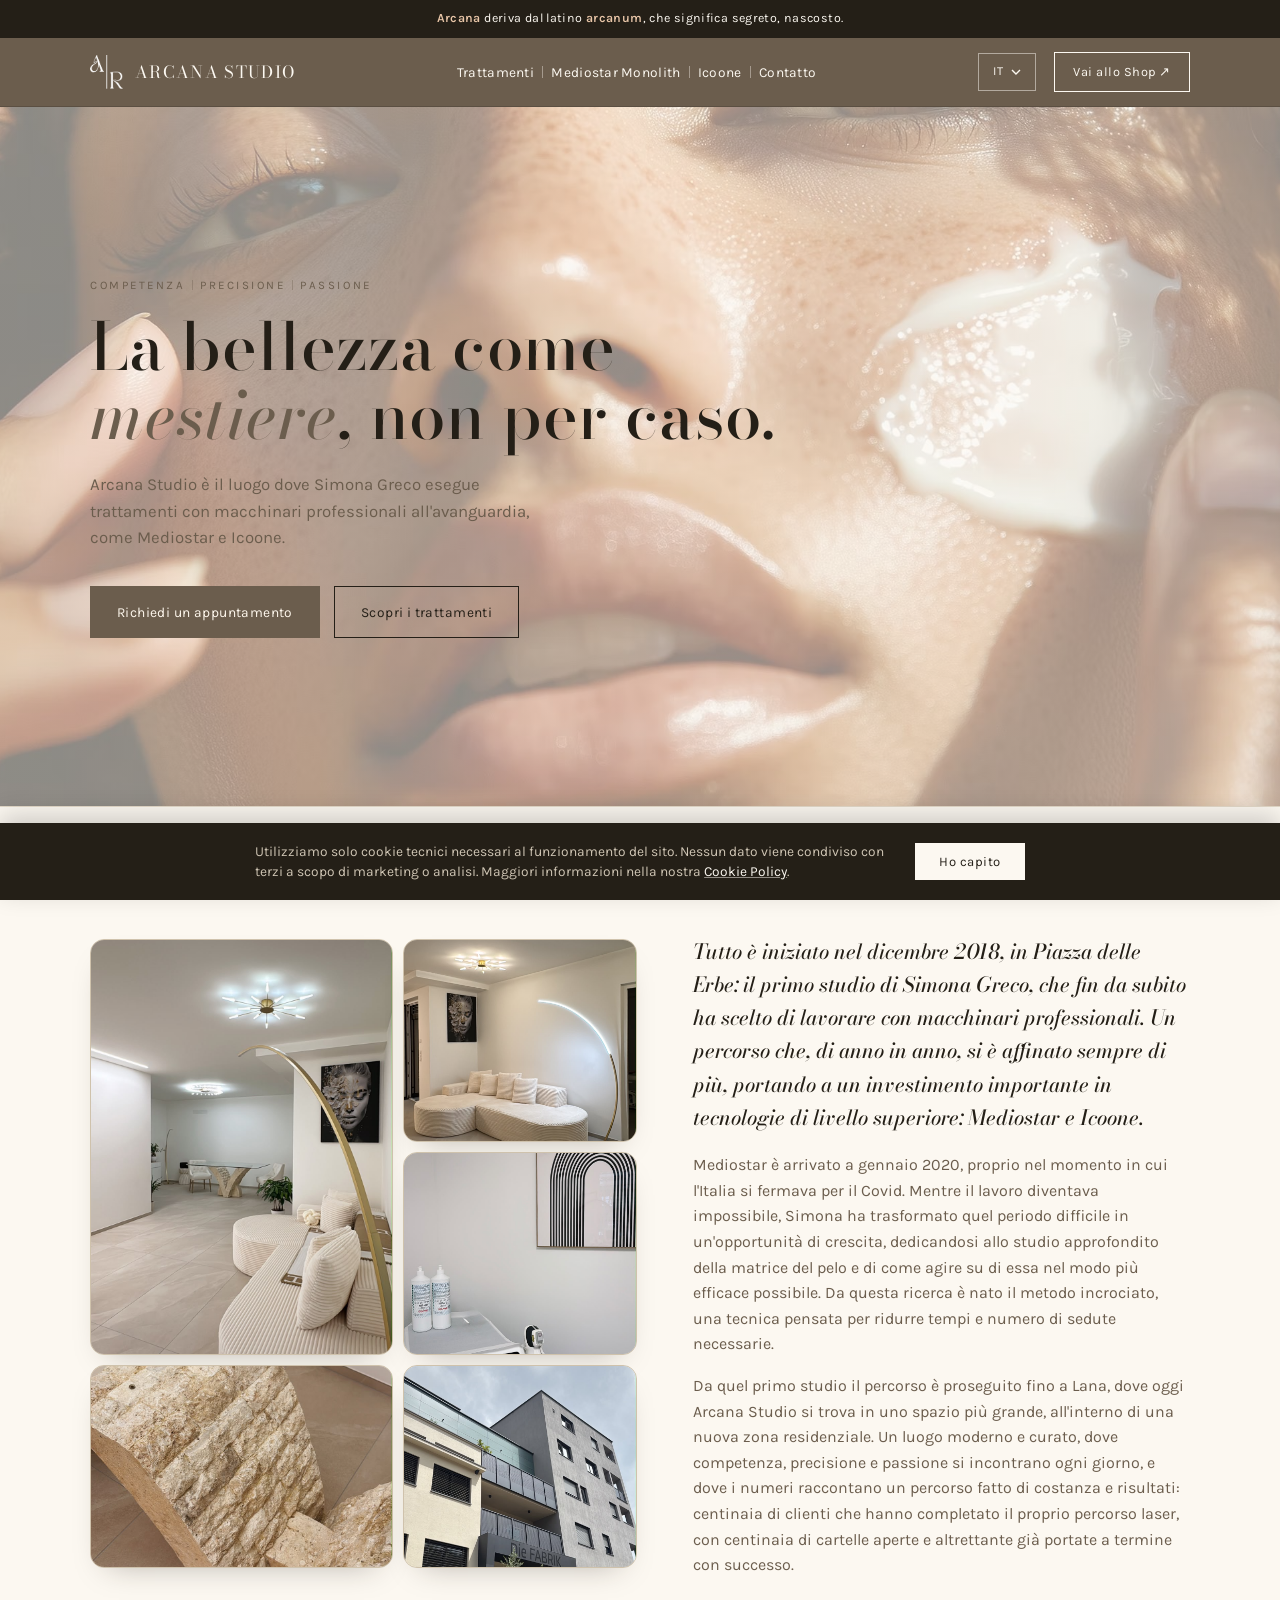
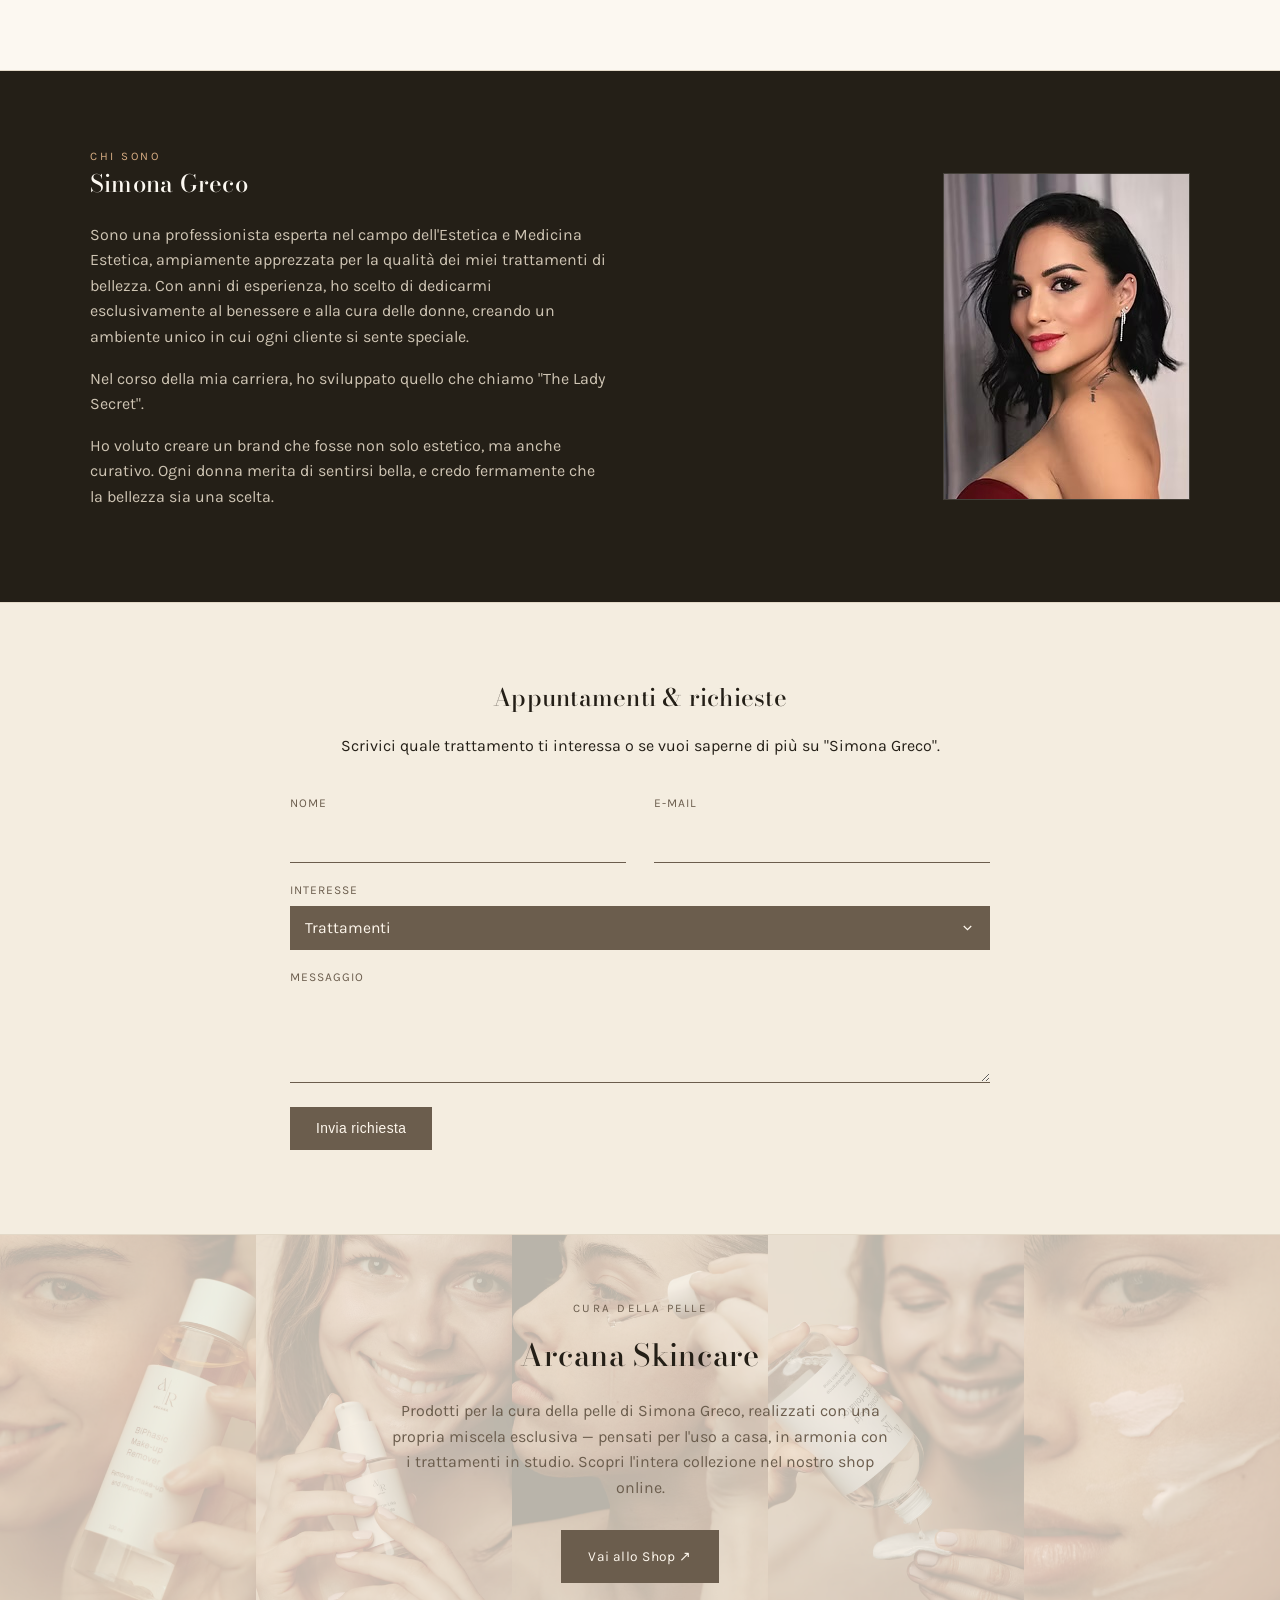
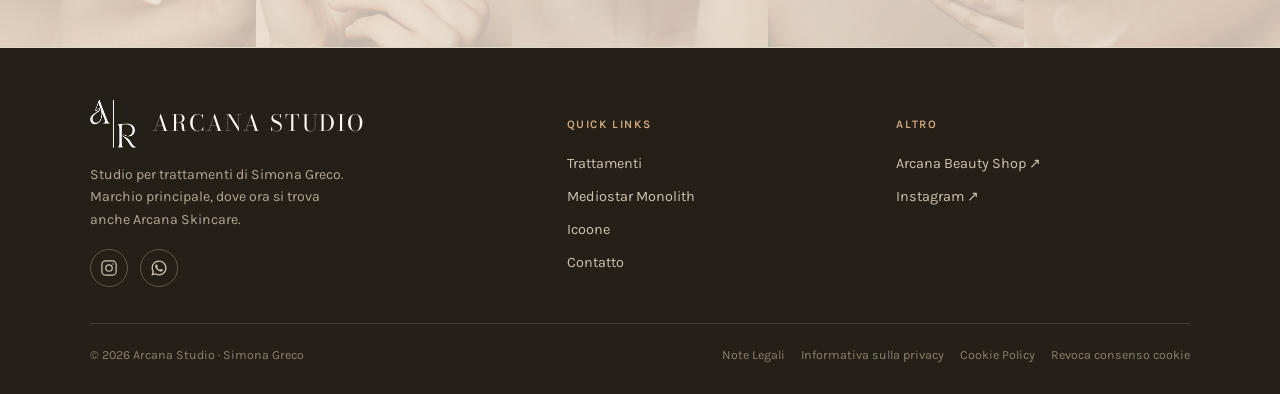
<file: index.html>
<!DOCTYPE html>
<html lang="de">
<head>
<script>(function(){if('scrollRestoration' in history){history.scrollRestoration='manual';}var frames=0;function toTop(){window.scrollTo(0,0);frames++;if(frames<20){requestAnimationFrame(toTop);}}toTop();window.addEventListener('pageshow',function(){frames=0;toTop();});})();</script>
<meta charset="UTF-8">
<meta name="viewport" content="width=device-width, initial-scale=1.0">
<link rel="icon" type="image/png" href="assets/favicon-black.png" media="(prefers-color-scheme: light)">
<link rel="icon" type="image/png" href="assets/favicon-white.png" media="(prefers-color-scheme: dark)">
<link rel="icon" href="favicon.ico" sizes="any">
<title>Arcana Studio — Simona Greco</title>
<meta name="description" content="Arcana Studio von Simona Greco: Behandlungen, Rituale und Ausbildung.">
<link rel="stylesheet" href="assets/fonts.css">
<style>
  :root{
    --cream:#FCF8F1;
    --cream-deep:#F4EDE0;
    --ink:#241F17;
    --taupe:#6B5D4D;
    --terracotta:#6B5D4D;
    --terracotta-deep:#564A3E;
    --olive:#7C7220;
    --line:#E3D9C8;
    --line-strong:#CFC2AC;
    --max:1180px;
  }

  *{box-sizing:border-box;}
  html{scroll-behavior:smooth;}
  body{
    margin:0;
    background:var(--cream);
    color:var(--ink);
    font-family:'Karla', -apple-system, sans-serif;
    font-size:16px;
    line-height:1.6;
    -webkit-font-smoothing:antialiased;
  }
  img{max-width:100%;display:block;}
  a{color:inherit;}
  h1,h2,h3{
    font-family:'Bodoni Moda', Georgia, serif;
    font-weight:500;
    margin:0;
    text-wrap:balance;
    letter-spacing:0.01em;
  }
  .wrap{max-width:var(--max);margin:0 auto;padding-inline:24px;}
  @media (min-width:640px){ .wrap{padding-inline:40px;} }

  .rule{
    width:1px;
    height:0.9em;
    background:currentColor;
    opacity:0.35;
    display:inline-block;
    margin:0 0.6em;
    vertical-align:middle;
  }

  .eyebrow{
    font-size:0.72rem;
    letter-spacing:0.22em;
    text-transform:uppercase;
    color:var(--taupe);
    display:flex;
    align-items:center;
    gap:0;
  }

  /* ---------- draft banner ---------- */
  .draft-banner{
    background:var(--ink);
    color:var(--cream);
    text-align:center;
    font-size:0.78rem;
    letter-spacing:0.03em;
    padding:9px 16px;
  }
  .draft-banner strong{color:#E9C6A8;font-weight:600;}

  /* ---------- nav ---------- */
  header{
    position:sticky;top:0;z-index:40;
    background:var(--taupe);
    border-bottom:1px solid rgba(0,0,0,0.15);
  }
  #studio, #theclass{
    scroll-margin-top:69px;
  }
  nav.wrap{
    display:grid;
    grid-template-columns:auto 1fr auto;
    align-items:center;
    gap:14px 24px;
    padding-block:14px;
  }
  .brand{display:flex;align-items:center;gap:12px;text-decoration:none;color:var(--cream);justify-self:start;}
  .brand img{height:34px;width:auto;}
  .brand-word{
    font-family:'Bodoni Moda',serif;
    font-size:1.05rem;
    letter-spacing:0.08em;
    text-transform:uppercase;
  }
  .nav-right{display:flex;align-items:center;gap:18px;flex-wrap:wrap;justify-self:end;}
  .nav-links{
    display:none;
    align-items:center;
    justify-self:center;
    font-size:0.86rem;
    letter-spacing:0.02em;
    color:var(--cream);
  }
  .nav-links .rule{opacity:0.4;}
  .nav-links a{text-decoration:none;padding:6px 0;border-bottom:1px solid transparent;color:var(--cream);}
  .nav-links a:hover{border-color:#E9C6A8;}
  @media (min-width:860px){ .nav-links{display:flex;} }
  .nav-toggle{
    display:none;
    background:none;border:1px solid rgba(252,248,241,0.5);
    width:38px;height:38px;flex-shrink:0;
    align-items:center;justify-content:center;
    cursor:pointer;position:relative;
  }
  .nav-toggle span{
    display:block;width:18px;height:2px;background:var(--cream);
    position:relative;transition:background 0.15s;
  }
  .nav-toggle span::before,.nav-toggle span::after{
    content:'';position:absolute;left:0;width:18px;height:2px;background:var(--cream);
    transition:transform 0.15s;
  }
  .nav-toggle span::before{top:-6px;}
  .nav-toggle span::after{top:6px;}
  .nav-toggle[aria-expanded="true"] span{background:transparent;}
  .nav-toggle[aria-expanded="true"] span::before{transform:translateY(6px) rotate(45deg);}
  .nav-toggle[aria-expanded="true"] span::after{transform:translateY(-6px) rotate(-45deg);}
  @media (max-width:859px){
    nav.wrap{position:relative;}
    .nav-toggle{display:inline-flex;}
    .nav-cta{display:none;}
    .nav-links{
      display:none;
      position:absolute;top:100%;right:0;
      flex-direction:column;align-items:stretch;
      background:var(--taupe);
      min-width:220px;
      padding:0;
      box-shadow:0 16px 30px rgba(0,0,0,0.18);
      z-index:50;
    }
    .nav-links.is-open{display:flex;}
    .nav-links .rule{display:none;}
    .nav-links a{padding:14px 24px;border-bottom:1px solid rgba(252,248,241,0.15);text-align:left;}
    .nav-links a:last-child{border-bottom:none;}
  }

  .lang-switch{position:relative;}
  .lang-toggle{
    display:flex;align-items:center;gap:8px;
    background:none;
    border:1px solid rgba(252,248,241,0.5);
    color:var(--cream);
    padding:8px 14px;
    font:inherit;font-family:'Karla',sans-serif;
    font-size:0.76rem;letter-spacing:0.06em;text-transform:uppercase;
    cursor:pointer;
    transition:border-color 0.15s;
  }
  .lang-toggle:hover{border-color:var(--cream);}
  .lang-toggle svg{flex-shrink:0;transition:transform 0.15s;}
  .lang-toggle[aria-expanded="true"] svg{transform:rotate(180deg);}
  .lang-menu{
    position:absolute;
    top:calc(100% + 10px);
    right:0;
    display:flex;
    flex-direction:column;
    background:var(--cream);
    border:1px solid var(--line-strong);
    min-width:170px;
    box-shadow:0 14px 30px rgba(36,31,23,0.2);
    z-index:60;
  }
  .lang-menu[hidden]{display:none;}
  .lang-option{
    background:none;border:none;
    text-align:left;
    padding:11px 16px;
    font:inherit;font-family:'Karla',sans-serif;
    font-size:0.88rem;
    color:var(--ink);
    cursor:pointer;
    border-bottom:1px solid var(--line);
  }
  .lang-option:last-child{border-bottom:none;}
  .lang-option:hover{background:var(--cream-deep);}
  .lang-option.is-active{font-weight:700;color:var(--terracotta);}

  .nav-cta{
    border:1px solid var(--cream);
    color:var(--cream);
    padding:9px 18px;
    font-size:0.8rem;
    letter-spacing:0.04em;
    text-decoration:none;
    white-space:nowrap;
    transition:background 0.15s, color 0.15s;
  }
  .nav-cta:hover{background:var(--cream);color:var(--taupe);}

  /* ---------- hero ---------- */
  .hero{
    position:relative;
    overflow:hidden;
    border-bottom:1px solid var(--line);
    padding-top:0;
    padding-bottom:0;
    min-height:580px;
    display:flex;
    align-items:center;
    background-image:linear-gradient(rgba(252,248,241,0.55), rgba(252,248,241,0.55)), url('assets/hero-skin.jpg');
    background-size:cover;
    background-position:center top;
  }
  .hero-grid{
    display:grid;
    grid-template-columns:1fr;
    gap:40px;
    padding-block:40px;
    position:relative;
    z-index:1;
    width:100%;
  }
  @media (min-width:900px){
    .hero{min-height:700px;}
    .hero-grid{gap:56px; padding-block:56px;}
  }
  @media (max-width:899px){
    .hero{
      min-height:460px;
      background-position:64% top;
    }
  }
  .hero-panel-col{width:100%;}
  .hero-copy{position:relative;}
  .hero h1{
    font-size:clamp(2.4rem, 5.4vw, 4.1rem);
    line-height:1.05;
    color:var(--ink);
  }
  .hero h1 em{
    font-style:italic;
    color:var(--taupe);
  }
  .hero p.lede{
    max-width:46ch;
    margin-top:22px;
    color:var(--taupe);
    font-size:1.05rem;
  }
  .hero-actions{display:flex;flex-wrap:wrap;gap:14px;margin-top:34px;}
  @media (max-width:899px){
    .hero-actions{flex-direction:column;align-items:flex-start;}
  }
  .hero-actions .btn-fill{background:var(--taupe);color:#FFF8EE;}
  .hero-actions .btn-fill:hover{background:var(--terracotta-deep);color:#FFF8EE;}
  .btn{
    display:inline-flex;align-items:center;gap:10px;
    padding:14px 26px;
    font-size:0.86rem;letter-spacing:0.03em;
    text-decoration:none;
    border:1px solid transparent;
    transition:transform 0.15s, background 0.15s, color 0.15s, border-color 0.15s;
  }
  .btn-fill{background:var(--terracotta);color:#FFF8EE;}
  .btn-fill:hover{background:var(--terracotta-deep);}
  .btn-line{border-color:var(--ink);color:var(--ink);}
  .btn-line:hover{background:var(--ink);color:var(--cream);}

  .hero-panel{
    position:relative;
    border:1px solid var(--line-strong);
    background:var(--cream-deep);
    padding:40px 34px;
    display:grid;
    grid-template-columns:1fr;
    gap:28px;
  }
  @media (min-width:640px){
    .hero-panel{grid-template-columns:200px 1fr; align-items:start;}
  }
  .hero-panel-photo-col{display:flex;flex-direction:column;gap:16px;}
  .hero-panel-photo{
    aspect-ratio:3/4;
    width:100%;
    max-width:200px;
    background:repeating-linear-gradient(45deg, var(--cream), var(--cream) 10px, var(--line) 10px, var(--line) 11px);
    border:1px solid var(--line-strong);
    display:flex;
    align-items:center;
    justify-content:center;
    text-align:center;
    padding:14px;
    font-size:0.72rem;
    letter-spacing:0.04em;
    color:var(--taupe);
    line-height:1.4;
  }
  .hero-panel-content{display:flex;flex-direction:column;align-items:flex-end;gap:22px;}
  .hero-panel-content img{width:56px;}
  .hero-panel .quote{
    max-width:64ch;
    font-family:'Bodoni Moda',serif;
    font-style:italic;
    font-size:1.15rem;
    text-align:right;
    color:var(--ink);
  }
  .hero-panel .quote.bio-text{
    max-width:62ch;
    font-family:'Karla',sans-serif;
    font-style:normal;
    text-align:right;
    font-size:0.92rem;
    line-height:1.65;
    color:var(--ink);
  }
  .hero-panel .quote.bio-text b{color:var(--taupe);}
  .hero-panel .sig{
    text-align:left;
    font-size:0.78rem;
    letter-spacing:0.12em;
    text-transform:uppercase;
    color:var(--taupe);
  }

  /* ---------- section shells ---------- */
  section{padding-block:76px;}
  .section-head{
    display:flex;
    flex-direction:column;
    gap:14px;
    margin-bottom:48px;
    max-width:62ch;
  }
  .section-head h2{font-size:clamp(1.8rem,3.4vw,2.5rem);}

  /* ---------- about / intro ---------- */
  .about{border-bottom:1px solid var(--line);padding-top:56px;}
  .about-grid{
    display:grid;
    grid-template-columns:1fr;
    gap:48px;
  }
  @media (min-width:860px){
    .about-grid{grid-template-columns:1.1fr 1fr;gap:56px;align-items:center;}
  }
  .about-gallery{
    display:grid;
    grid-template-columns:1.3fr 1fr;
    grid-template-rows:1fr 1fr 1fr;
    gap:10px;
    aspect-ratio:4/4.6;
  }
  .about-gallery .g-item{
    overflow:hidden;
    border-radius:14px;
    border:1px solid var(--line-strong);
    background:var(--cream-deep);
    box-shadow:0 14px 30px -18px rgba(36,31,23,0.35);
  }
  .about-gallery .g-item img{
    width:100%;height:100%;object-fit:cover;display:block;
    transition:transform 0.5s cubic-bezier(0.16,1,0.3,1);
  }
  .about-gallery .g-item:hover img{transform:scale(1.08);}
  .about-gallery .g1{grid-column:1;grid-row:1 / 3;}
  .about-gallery .g2{grid-column:2;grid-row:1;}
  .about-gallery .g3{grid-column:2;grid-row:2;}
  .about-gallery .g4{grid-column:1;grid-row:3;}
  .about-gallery .g5{grid-column:2;grid-row:3;}
  .about-text p{color:var(--taupe);max-width:58ch;}
  .about-text p + p{margin-top:16px;}
  .about-text .lead{
    font-family:'Bodoni Moda',serif;
    font-size:1.3rem;
    font-style:italic;
    color:var(--ink);
    margin-bottom:18px;
  }

  /* ---------- shop bridge ---------- */
  .shop-bridge{
    background:var(--cream-deep);
    border-top:1px solid var(--line);
    border-bottom:1px solid var(--line);
    padding:64px 24px;
    text-align:center;
    position:relative;
    overflow:hidden;
  }
  .shop-bridge .wrap{max-width:640px;margin:0 auto;position:relative;z-index:1;}
  .shop-bridge .eyebrow{justify-content:center;margin-bottom:14px;}
  .shop-bridge h2{font-size:1.9rem;}
  .shop-bridge p{color:var(--taupe);margin:18px auto 30px;max-width:50ch;}

  /* ---------- treatments menu ---------- */
  .menu-note{
    font-size:0.82rem;
    color:var(--taupe);
    margin-top:-30px;
    margin-bottom:40px;
  }
  .menu-cats{
    display:grid;
    grid-template-columns:1fr;
    gap:52px;
  }
  @media (min-width:760px){
    .menu-cats{grid-template-columns:1fr 1fr;gap:56px;}
  }
  .menu-cat h3{
    font-size:1.15rem;
    text-transform:uppercase;
    letter-spacing:0.08em;
    color:var(--terracotta);
    padding-bottom:14px;
    border-bottom:1px solid var(--line-strong);
    margin-bottom:20px;
  }
  .menu-card{
    display:flex;
    gap:16px;
    align-items:flex-start;
    padding-block:18px;
    border-bottom:1px dashed var(--line);
  }
  .menu-card:last-child{border-bottom:none;}
  .menu-card-photo{
    flex:0 0 88px;
    width:88px;height:88px;
    border:1px solid var(--line-strong);
    background:var(--cream-deep);
    display:flex;align-items:center;justify-content:center;
    text-align:center;
    font-size:0.6rem;
    color:var(--taupe);
    overflow:hidden;
  }
  .menu-card-photo img{width:100%;height:100%;object-fit:cover;}
  .menu-card-body{flex:1;min-width:0;}
  .menu-card-head{
    display:flex;
    align-items:baseline;
    justify-content:space-between;
    gap:12px;
  }
  .menu-card .name{font-weight:600;font-size:0.98rem;}
  .menu-card .dur{color:var(--taupe);font-size:0.78rem;white-space:nowrap;}
  .menu-card .desc{
    color:var(--taupe);
    font-size:0.86rem;
    margin-top:6px;
  }
  @media (max-width:420px){
    .menu-card{gap:12px;}
    .menu-card-photo{flex-basis:64px;width:64px;height:64px;}
  }

  /* ---------- the class ---------- */
  .theclass{
    background:var(--ink);
    color:var(--cream);
  }
  .theclass .eyebrow{color:#D8AE84;}
  .about .eyebrow{color:var(--terracotta-deep);font-weight:600;}
  .theclass h2{color:var(--cream);}
  .theclass-grid{
    display:grid;
    grid-template-columns:1fr;
    gap:44px;
  }
  @media (min-width:900px){
    .theclass-grid{grid-template-columns:1fr 1fr;gap:64px;align-items:center;}
  }
  .theclass p{color:#CFC5B4;max-width:52ch;}
  .theclass ul{list-style:none;margin:28px 0 0;padding:0;display:flex;flex-direction:column;gap:16px;}
  .theclass li{
    display:flex;gap:14px;
    padding-bottom:16px;
    border-bottom:1px solid rgba(255,255,255,0.12);
    color:#EDE6D9;
    font-size:0.94rem;
  }
  .theclass li:last-child{border-bottom:none;padding-bottom:0;}
  .theclass li .num{
    font-family:'Bodoni Moda',serif;
    font-style:italic;
    color:#D8AE84;
    min-width:1.6em;
  }
  .theclass .btn-fill{margin-top:32px;}
  .theclass-photo{
    border:1px solid rgba(255,255,255,0.14);
    max-width:360px;
    margin:0 auto;
  }
  .theclass-photo img{width:100%;height:100%;object-fit:cover;aspect-ratio:245/325;}
  @media (min-width:900px){ .theclass-photo{margin:0 0 0 auto;} }

  /* ---------- instagram bg (used by shop-bridge) ---------- */
  .ig-bg{
    position:absolute;
    inset:0;
    display:flex;
    z-index:0;
  }
  .ig-bg img{
    width:20%;
    height:100%;
    object-fit:cover;
    opacity:0.24;
  }
  @media (max-width:640px){
    .ig-bg img:nth-child(4),.ig-bg img:nth-child(5){display:none;}
    .ig-bg img{width:33.333%;}
  }

  /* ---------- contact ---------- */
  .contact-grid{
    display:grid;
    grid-template-columns:1fr;
    gap:52px;
  }
  @media (min-width:900px){
    .contact-grid{grid-template-columns:1fr 1fr;gap:72px;}
  }
  .info-list{display:flex;flex-direction:column;gap:22px;margin-top:28px;}
  .info-list div{border-bottom:1px solid var(--line);padding-bottom:18px;}
  .info-list .k{
    font-size:0.72rem;letter-spacing:0.14em;text-transform:uppercase;
    color:var(--terracotta);margin-bottom:6px;
  }
  .info-list .v{color:var(--ink);font-size:0.98rem;}

  /* ---------- contact form section (full-bleed, flows into footer) ---------- */
  .form-section{
    background:var(--cream-deep);
    border-top:1px solid var(--line);
    margin-top:0;
    padding:76px 24px 84px;
  }
  .form-wrap{max-width:700px;margin:0 auto;padding:0;}
  .form-wrap .eyebrow{text-align:center;}
  .form-wrap h2{text-align:center;}
  .form-wrap > p{text-align:center;margin-left:auto;margin-right:auto;margin-bottom:36px;}
  form{display:grid;grid-template-columns:1fr 1fr;gap:18px 28px;width:100%;}
  form .field:has(select),form .field:has(textarea),form > button{grid-column:1 / -1;}
  @media (max-width:560px){
    form{grid-template-columns:1fr;}
    form > *{grid-column:auto;}
  }
  .field{display:flex;flex-direction:column;gap:6px;}
  .field label{
    font-size:0.75rem;letter-spacing:0.08em;text-transform:uppercase;color:var(--taupe);
  }
  .field input,.field select,.field textarea{
    font-family:'Karla',sans-serif;
    font-size:0.98rem;
    padding:12px 4px;
    border:none;
    border-bottom:1px solid var(--terracotta);
    background:transparent;
    color:var(--ink);
  }
  .field input:focus,.field select:focus,.field textarea:focus{
    outline:none;border-bottom-color:var(--terracotta-deep);
  }
  .field select{
    appearance:none;-webkit-appearance:none;-moz-appearance:none;
    background:var(--terracotta) url("data:image/svg+xml;utf8,<svg xmlns='http://www.w3.org/2000/svg' viewBox='0 0 20 20' fill='none' stroke='%23FFF8EE' stroke-width='1.6'><path d='M5 8l5 5 5-5'/></svg>") no-repeat right 14px center;
    background-size:15px;
    border:1px solid var(--terracotta);
    color:#FFF8EE;
    padding:12px 40px 12px 14px;
    cursor:pointer;
  }
  .field select:hover{background-color:#564A3E;border-color:#564A3E;}
  .field select:focus{border-color:#564A3E;}
  .field select option{background:var(--cream);color:var(--ink);}
  .field textarea{resize:vertical;min-height:90px;}
  form .btn-fill{justify-self:start;border:none;cursor:pointer;margin-top:6px;}

  /* ---------- footer ---------- */
  footer{background:var(--ink);color:#CFC5B4;padding-block:52px 28px;}
  .cookie-banner{position:fixed;left:0;right:0;bottom:0;z-index:200;background:var(--ink);color:#CFC5B4;padding:18px 24px;display:flex;align-items:center;justify-content:center;gap:20px;flex-wrap:wrap;box-shadow:0 -8px 24px rgba(0,0,0,0.18);}
  .cookie-banner[hidden]{display:none;}
  .cookie-banner p{margin:0;font-size:0.86rem;max-width:640px;line-height:1.5;}
  .cookie-banner p a{color:var(--cream);text-decoration:underline;text-decoration-color:rgba(252,248,241,0.5);}
  .cookie-banner p a:hover{text-decoration-color:var(--cream);}
  .cookie-banner-btn{background:var(--cream);color:var(--ink);border:none;padding:11px 24px;font-size:0.82rem;letter-spacing:0.04em;cursor:pointer;white-space:nowrap;flex-shrink:0;font-family:'Karla',-apple-system,sans-serif;transition:background 0.15s;}
  .cookie-banner-btn:hover{background:#E9C6A8;}
  .foot-grid{
    display:grid;grid-template-columns:1fr;gap:36px;
    padding-bottom:36px;border-bottom:1px solid rgba(255,255,255,0.12);
  }
  @media (min-width:760px){
    .foot-grid{grid-template-columns:1.2fr 0.8fr 0.8fr;}
  }
  .foot-brand-top{display:flex;align-items:center;gap:16px;margin-bottom:16px;}
  .foot-brand img{height:48px;width:auto;}
  .foot-brand-word{font-family:'Bodoni Moda',serif;font-size:1.4rem;letter-spacing:0.08em;text-transform:uppercase;color:var(--cream);}
  .foot-brand p{max-width:34ch;font-size:0.88rem;color:#B4A997;}
  .foot-social{display:flex;gap:12px;margin-top:18px;}
  .foot-social a{
    width:38px;height:38px;border-radius:50%;
    border:1px solid rgba(207,197,180,0.35);
    display:flex;align-items:center;justify-content:center;
    color:#CFC5B4;transition:border-color 0.15s,color 0.15s;
  }
  .foot-social a:hover{color:#fff;border-color:#fff;}
  .foot-social svg{width:18px;height:18px;}
  .foot-col h4{
    font-size:0.72rem;letter-spacing:0.14em;text-transform:uppercase;
    color:#D8AE84;margin-bottom:14px;font-family:'Karla',sans-serif;font-weight:600;
  }
  .foot-col a{display:block;text-decoration:none;color:#CFC5B4;font-size:0.9rem;padding-block:5px;}
  .foot-col a:hover{color:#fff;}
  .foot-bottom{
    display:flex;flex-wrap:wrap;justify-content:space-between;gap:10px;
    padding-top:22px;font-size:0.78rem;color:#8C816E;
  }
  .foot-legal{display:flex;flex-wrap:wrap;gap:16px;}
  .foot-legal a{color:#8C816E;text-decoration:none;}
  .foot-legal a:hover{color:#CFC5B4;}

  ::selection{background:var(--terracotta);color:#fff;}
</style>
</head>
<body>

<div class="draft-banner" data-i18n="banner">
  <strong>Arcana</strong> kommt vom lateinischen <strong>arcanum</strong> — das Geheimnis, das Verborgene.
</div>

<header>
  <nav class="wrap">
    <a class="brand" href="#top">
      <img src="assets/logo-bianco.png" alt="Arcana Studio Logo">
      <span class="brand-word">Arcana Studio</span>
    </a>
    <div class="nav-links">
      <a href="behandlungen.html" data-i18n="nav.behandlungen">Behandlungen</a><span class="rule"></span>
      <a href="mediostar.html" data-i18n="nav.mediostar">Mediostar Monolith</a><span class="rule"></span>
      <a href="icoone.html" data-i18n="nav.icoone">Icoone</a><span class="rule"></span>
      <a href="kontakt.html" data-i18n="nav.kontakt">Kontakt</a>
    </div>
    <div class="nav-right">
      <div class="lang-switch">
        <button type="button" class="lang-toggle" id="lang-toggle" aria-haspopup="true" aria-expanded="false">
          <span class="lang-current">DE</span>
          <svg width="10" height="6" viewBox="0 0 10 6" fill="none"><path d="M1 1L5 5L9 1" stroke="currentColor" stroke-width="1.4"/></svg>
        </button>
        <div class="lang-menu" id="lang-menu" hidden>
          <button type="button" class="lang-option" data-lang="it">Italiano</button>
          <button type="button" class="lang-option" data-lang="de">Deutsch</button>
          <button type="button" class="lang-option" data-lang="en">English</button>
          <button type="button" class="lang-option" data-lang="es">Español</button>
          <button type="button" class="lang-option" data-lang="fr">Français</button>
        </div>
      </div>
      <button type="button" class="nav-toggle" id="nav-toggle" aria-label="Menu" aria-haspopup="true" aria-expanded="false"><span></span></button>
      <a class="nav-cta" href="https://www.arcanabeautyshop.com" target="_blank" rel="noopener" data-i18n="nav.shop">Zum Shop ↗</a>
    </div>
  </nav>
</header>

<main id="top">

  <section class="hero">
    <div class="wrap hero-grid">
      <div class="hero-copy">
        <div class="eyebrow" data-i18n="hero.eyebrow">Kompetenz<span class="rule"></span>Präzision<span class="rule"></span>Leidenschaft</div>
        <h1 data-i18n="hero.title" style="margin-top:18px;">Schönheit als<br><em>Handwerk</em>, nicht als Zufall.</h1>
        <p class="lede" data-i18n="hero.lede">Arcana Studio ist der Ort, an dem Simona Greco Behandlungen mit hochmodernen professionellen Geräten wie Mediostar und Icoone durchführt.</p>
        <div class="hero-actions">
          <a class="btn btn-fill" href="kontakt.html" data-i18n="hero.cta1">Termin anfragen</a>
          <a class="btn btn-line" href="behandlungen.html" data-i18n="hero.cta2">Behandlungen ansehen</a>
        </div>
      </div>
    </div>
  </section>

  <section class="about" id="studio">
    <div class="wrap">
      <div class="eyebrow" data-i18n="about.eyebrow" style="margin-bottom:32px;">Studio</div>
    </div>
    <div class="wrap about-grid">
      <div class="about-gallery">
        <div class="g-item g1"><img src="assets/studio-lounge-1.jpg" alt="Arcana Studio — Loungebereich" loading="lazy"></div>
        <div class="g-item g2"><img src="assets/studio-lounge-2.jpg" alt="Arcana Studio — Wartebereich" loading="lazy"></div>
        <div class="g-item g3"><img src="assets/studio-device.jpg" alt="Arcana Studio — Behandlungsraum" loading="lazy"></div>
        <div class="g-item g4"><img src="assets/studio-detail.jpg" alt="Arcana Studio — Interieur-Detail" loading="lazy"></div>
        <div class="g-item g5"><img src="assets/studio-building.jpg" alt="Arcana Studio — Gebäude" loading="lazy"></div>
      </div>
      <div class="about-text">
        <p class="lead" data-i18n="about.lead">Alles begann im Dezember 2018 auf der Piazza delle Erbe: das erste Studio von Simona Greco, die von Anfang an mit professionellen Geräten arbeiten wollte. Ein Weg, der sich von Jahr zu Jahr weiter verfeinerte und schließlich zu einer bedeutenden Investition in Technologien der obersten Klasse führte: Mediostar und Icoone.</p>
        <p data-i18n="about.p1">Mediostar kam im Januar 2020 — genau in dem Moment, als Italien wegen Covid zum Stillstand kam. Während die Arbeit unmöglich wurde, verwandelte Simona diese schwierige Zeit in eine Chance zum Wachstum und widmete sich dem eingehenden Studium der Haarmatrix und der Frage, wie man am wirksamsten auf sie einwirken kann. Aus dieser Forschung entstand das Metodo Incrociato, eine Technik, die entwickelt wurde, um Behandlungszeit und Anzahl der nötigen Sitzungen zu reduzieren.</p>
        <p data-i18n="about.p2">Von diesem ersten Studio aus führte der Weg weiter bis nach Lana, wo Arcana Studio heute in größeren Räumlichkeiten in einem neuen Wohngebiet zu finden ist. Ein moderner, gepflegter Ort, an dem sich Kompetenz, Präzision und Leidenschaft jeden Tag begegnen, und an dem die Zahlen von einem Weg voller Beständigkeit und Ergebnissen erzählen: Hunderte Kundinnen und Kunden, die ihren Laser-Behandlungsweg abgeschlossen haben, mit Hunderten eröffneten Akten und ebenso vielen bereits erfolgreich abgeschlossenen.</p>
      </div>
    </div>
  </section>

  <section class="theclass" id="theclass">
    <div class="wrap theclass-grid">
      <div>
        <div class="eyebrow" data-i18n="theclass.eyebrow">Über mich</div>
        <h2 data-i18n="theclass.h2">Simona Greco</h2>
        <p style="margin-top:18px;" data-i18n="theclass.p">Ich bin eine erfahrene Fachfrau im Bereich Ästhetik und Ästhetische Medizin, die für die Qualität ihrer Beauty-Behandlungen sehr geschätzt wird. Mit langjähriger Erfahrung habe ich mich bewusst dafür entschieden, mich ausschließlich dem Wohlbefinden und der Pflege von Frauen zu widmen und ein einzigartiges Umfeld zu schaffen, in dem sich jede Kundin besonders fühlt.</p>
        <p data-i18n="theclass.p2">Im Laufe meiner Karriere habe ich das entwickelt, was ich "The Lady Secret" nenne.</p>
        <p data-i18n="theclass.p3">Ich wollte eine Marke schaffen, die nicht nur ästhetisch, sondern auch heilsam ist. Jede Frau verdient es, sich schön zu fühlen — und ich bin fest davon überzeugt, dass Schönheit eine Entscheidung ist.</p>
      </div>
      <div class="theclass-photo"><img src="assets/simona-greco-theclass.jpg" alt="Simona Greco"></div>
    </div>
  </section>

  <section class="form-section">
    <div class="wrap form-wrap">
      <h2 data-i18n="contact.h2">Termin & Anfragen</h2>
      <p data-i18n="contact.p">Schreib uns, welche Behandlung dich interessiert oder ob du mehr über "Simona Greco" erfahren möchtest.</p>
      <form id="contact-form">
        <input type="hidden" name="access_key" value="22289528-7c2a-49ff-b3d9-6c207a4f23b5">
        <input type="hidden" name="subject" value="Neue Anfrage von arcanastudio.bz">
        <input type="checkbox" name="botcheck" style="display:none" tabindex="-1" autocomplete="off">
        <div class="field">
          <label for="cf-home-name" data-i18n="form.name">Name</label>
          <input id="cf-home-name" name="name" type="text" required>
        </div>
        <div class="field">
          <label for="cf-home-email" data-i18n="form.email">E-Mail</label>
          <input id="cf-home-email" name="email" type="email" required>
        </div>
        <div class="field">
          <label for="cf-home-interesse" data-i18n="form.interest">Interesse</label>
          <select id="cf-home-interesse" name="interesse">
            <option data-i18n="form.opt1">Behandlung</option>
            <option data-i18n="form.opt3">Sonstiges</option>
          </select>
        </div>
        <div class="field">
          <label for="cf-home-message" data-i18n="form.message">Nachricht</label>
          <textarea id="cf-home-message" name="message" required></textarea>
        </div>
        <button class="btn btn-fill" type="submit" data-i18n="form.submit">Anfrage senden</button>
      </form>
    </div>
  </section>

  <section class="shop-bridge" id="shop">
    <div class="ig-bg" aria-hidden="true">
      <img src="assets/insta-line/insta-1.png" alt="">
      <img src="assets/insta-line/insta-3.png" alt="">
      <img src="assets/insta-line/insta-2.png" alt="">
      <img src="assets/insta-line/insta-4.png" alt="">
      <img src="assets/insta-line/insta-5.png" alt="">
    </div>
    <div class="wrap">
      <div class="eyebrow" data-i18n="shop.eyebrow">Pflegeprodukte</div>
      <h2 data-i18n="shop.h2">Arcana Skincare</h2>
      <p data-i18n="shop.p">Handgefertigte Pflegeprodukte von Simona Greco — entwickelt für die Anwendung zuhause, im Einklang mit den Behandlungen im Studio. Entdecken Sie die ganze Kollektion in unserem Online-Shop.</p>
      <a class="btn btn-fill" href="https://www.arcanabeautyshop.com" target="_blank" rel="noopener" data-i18n="shop.cta">Zum Shop ↗</a>
    </div>
  </section>

</main>

<footer>
  <div class="wrap">
    <div class="foot-grid">
      <div class="foot-brand">
        <div class="foot-brand-top">
          <img src="assets/logo-bianco.png" alt="Arcana Studio">
          <span class="foot-brand-word">Arcana Studio</span>
        </div>
        <p data-i18n="footer.tagline">Studio für Behandlungen von Simona Greco. Hauptmarke, bei der es jetzt auch Arcana Skincare gibt.</p>
        <div class="foot-social">
          <a href="https://www.instagram.com/arcanasimonagreco/" target="_blank" rel="noopener" aria-label="Instagram">
            <svg viewBox="0 0 24 24" fill="none" stroke="currentColor" stroke-width="1.6"><rect x="2.5" y="2.5" width="19" height="19" rx="5"/><circle cx="12" cy="12" r="4.3"/><circle cx="17.3" cy="6.7" r="0.9" fill="currentColor" stroke="none"/></svg>
          </a>
          <a href="https://wa.me/393441712506" target="_blank" rel="noopener" aria-label="WhatsApp">
            <svg viewBox="0 0 24 24" fill="currentColor"><path d="M12.04 2c-5.5 0-9.96 4.46-9.96 9.96 0 1.76.46 3.4 1.26 4.83L2 22l5.36-1.31a9.9 9.9 0 0 0 4.68 1.19h.004c5.5 0 9.96-4.46 9.96-9.96S17.54 2 12.04 2zm0 18.2h-.003a8.2 8.2 0 0 1-4.19-1.15l-.3-.18-3.12.76.84-3.03-.2-.31a8.18 8.18 0 0 1-1.26-4.36c0-4.52 3.68-8.2 8.22-8.2 2.2 0 4.26.86 5.82 2.41a8.15 8.15 0 0 1 2.41 5.8c0 4.53-3.69 8.26-8.2 8.26zm4.5-6.16c-.25-.12-1.46-.72-1.69-.8-.23-.08-.39-.12-.56.12-.17.25-.64.8-.78.96-.14.17-.29.19-.53.06-.25-.12-1.05-.39-2-1.23-.74-.66-1.24-1.48-1.39-1.72-.14-.25-.02-.38.11-.51.11-.11.25-.29.37-.43.12-.14.16-.25.25-.41.08-.17.04-.31-.02-.43-.06-.12-.56-1.35-.77-1.85-.2-.48-.41-.42-.56-.43h-.48c-.17 0-.43.06-.66.31s-.87.85-.87 2.08.89 2.42 1.02 2.59c.12.17 1.75 2.67 4.24 3.74.59.26 1.05.41 1.41.52.59.19 1.13.16 1.56.1.48-.07 1.46-.6 1.66-1.17.21-.58.21-1.08.14-1.18-.06-.1-.23-.16-.48-.28z"/></svg>
          </a>
        </div>
      </div>
      <div class="foot-col">
        <h4 data-i18n="footer.quickLinks">Quick Links</h4>
        <a href="behandlungen.html" data-i18n="nav.behandlungen">Behandlungen</a>
        <a href="mediostar.html" data-i18n="nav.mediostar">Mediostar Monolith</a>
        <a href="icoone.html" data-i18n="nav.icoone">Icoone</a>
        <a href="kontakt.html" data-i18n="nav.kontakt">Kontakt</a>
      </div>
      <div class="foot-col">
        <h4 data-i18n="footer.moreHeading">Mehr</h4>
        <a href="https://www.arcanabeautyshop.com" target="_blank" rel="noopener" data-i18n="footer.linkShop">Arcana Beauty Shop ↗</a>
        <a href="https://www.instagram.com/arcanasimonagreco/" target="_blank" rel="noopener" data-i18n="footer.linkInstagram">Instagram ↗</a>
      </div>
    </div>
    <div class="wrap foot-bottom" style="padding-left:0;padding-right:0;">
      <span data-i18n="footer.copyright">© 2026 Arcana Studio · Simona Greco</span>
      <div class="foot-legal">
        <a href="impressum.html" data-i18n="footer.legalNotice">Impressum</a>
        <a href="privacy.html" data-i18n="footer.privacyPolicy">Datenschutz</a>
        <a href="cookie.html" data-i18n="footer.cookiePolicy">Cookies</a>
        <a href="#" id="cookie-settings-link" data-i18n="footer.cookieSettings">Cookie-Einwilligung widerrufen</a>
      </div>
    </div>
  </div>
</footer>

<div class="cookie-banner" id="cookie-banner" hidden>
  <p data-i18n="cookiebanner.text">Wir verwenden ausschließlich technisch notwendige Cookies für den Betrieb dieser Website. Es werden keine Daten zu Marketing- oder Analysezwecken an Dritte weitergegeben. Mehr dazu in unserer <a href="cookie.html">Cookie-Richtlinie</a>.</p>
  <button type="button" class="cookie-banner-btn" id="cookie-accept" data-i18n="cookiebanner.accept">Verstanden</button>
</div>

<script>
(function(){
  var translations = {
    de: {
      "banner": '<strong>Arcana</strong> kommt vom lateinischen <strong>arcanum</strong> — das Geheimnis, das Verborgene.',
      "nav.behandlungen":"Behandlungen","nav.mediostar":"Mediostar Monolith","nav.icoone":"Icoone","nav.kontakt":"Kontakt","nav.shop":"Zum Shop ↗",
      "hero.eyebrow":'Kompetenz<span class="rule"></span>Präzision<span class="rule"></span>Leidenschaft',
      "hero.title":'Schönheit als<br><em>Handwerk</em>, nicht als Zufall.',
      "hero.lede":"Arcana Studio ist der Ort, an dem Simona Greco Behandlungen mit hochmodernen professionellen Geräten wie Mediostar und Icoone durchführt.",
      "hero.cta1":"Termin anfragen","hero.cta2":"Behandlungen ansehen",
      "hero.quote":'„Jede Behandlung ist ein kleines Ritual — für die Haut und für einen Moment der Ruhe.“',
      "hero.sig":"Simona Greco · Gründerin",
      "about.eyebrow":"Studio",
      "about.lead":"Alles begann im Dezember 2018 auf der Piazza delle Erbe: das erste Studio von Simona Greco, die von Anfang an mit professionellen Geräten arbeiten wollte. Ein Weg, der sich von Jahr zu Jahr weiter verfeinerte und schließlich zu einer bedeutenden Investition in Technologien der obersten Klasse führte: Mediostar und Icoone.",
      "about.p1":"Mediostar kam im Januar 2020 — genau in dem Moment, als Italien wegen Covid zum Stillstand kam. Während die Arbeit unmöglich wurde, verwandelte Simona diese schwierige Zeit in eine Chance zum Wachstum und widmete sich dem eingehenden Studium der Haarmatrix und der Frage, wie man am wirksamsten auf sie einwirken kann. Aus dieser Forschung entstand das Metodo Incrociato, eine Technik, die entwickelt wurde, um Behandlungszeit und Anzahl der nötigen Sitzungen zu reduzieren.",
      "about.p2":"Von diesem ersten Studio aus führte der Weg weiter bis nach Lana, wo Arcana Studio heute in größeren Räumlichkeiten in einem neuen Wohngebiet zu finden ist. Ein moderner, gepflegter Ort, an dem sich Kompetenz, Präzision und Leidenschaft jeden Tag begegnen, und an dem die Zahlen von einem Weg voller Beständigkeit und Ergebnissen erzählen: Hunderte Kundinnen und Kunden, die ihren Laser-Behandlungsweg abgeschlossen haben, mit Hunderten eröffneten Akten und ebenso vielen bereits erfolgreich abgeschlossenen.",
      "shop.eyebrow":"Pflegeprodukte","shop.h2":"Arcana Skincare","shop.p":"Pflegeprodukte von Simona Greco, hergestellt nach eigener Rezeptur — entwickelt für die Anwendung zuhause, im Einklang mit den Behandlungen im Studio. Entdecken Sie die ganze Kollektion in unserem Online-Shop.","shop.cta":"Zum Shop ↗",
      "theclass.eyebrow":"Über mich","theclass.h2":"Simona Greco",
      "theclass.p":'Ich bin eine erfahrene Fachfrau im Bereich Ästhetik und Ästhetische Medizin, die für die Qualität ihrer Beauty-Behandlungen sehr geschätzt wird. Mit langjähriger Erfahrung habe ich mich bewusst dafür entschieden, mich ausschließlich dem Wohlbefinden und der Pflege von Frauen zu widmen und ein einzigartiges Umfeld zu schaffen, in dem sich jede Kundin besonders fühlt.',
      "theclass.p2":'Im Laufe meiner Karriere habe ich das entwickelt, was ich "The Lady Secret" nenne.',
      "theclass.p3":'Ich wollte eine Marke schaffen, die nicht nur ästhetisch, sondern auch heilsam ist. Jede Frau verdient es, sich schön zu fühlen — und ich bin fest davon überzeugt, dass Schönheit eine Entscheidung ist.',
      "theclass.cta":"Kursdetails anfragen",
      "theclass.li1":"[Platzhalter] Grundlagenkurs — Technik, Hygiene und Produktkunde für Einsteiger:innen.",
      "theclass.li2":"[Platzhalter] Aufbaumodul — Vertiefung einzelner Behandlungstechniken in Kleingruppen.",
      "theclass.li3":"[Platzhalter] Mentoring — begleitete Praxisstunden mit echten Modellen.",
      "theclass.li4":"[Platzhalter] Zertifikat & Zugang zur Arcana-Community.",
      
      "contact.eyebrow":"Kontakt","contact.h2":"Termin & Anfragen",
      "contact.p":'Schreib uns, welche Behandlung dich interessiert oder ob du mehr über "Simona Greco" erfahren möchtest.',
      "info.address.k":"Adresse","info.address.v":"[Platzhalter] Musterstraße 1, 1010 Wien",
      "info.hours.k":"Öffnungszeiten","info.hours.v":"[Platzhalter] Di–Fr 10–18 Uhr · Sa 10–14 Uhr",
      "info.contact.k":"Kontakt","info.contact.v":"[Platzhalter] hallo@arcanastudio.example · +43 000 000 000",
      "form.name":"Name","form.email":"E-Mail","form.interest":"Interesse","form.opt1":"Behandlungen","form.opt3":"Sonstiges",
      "form.message":"Nachricht","form.submit":"Anfrage senden","form.submitted":"Danke, wir melden uns!","form.error":"Fehler beim Senden. Bitte versuchen Sie es erneut.",
      "footer.tagline":"Studio für Behandlungen von Simona Greco. Hauptmarke, bei der es jetzt auch Arcana Skincare gibt.",
      "footer.studioHeading":"Studio","footer.quickLinks":"Quick Links","footer.linkAbout":"Über uns","footer.linkTreatments":"Behandlungen","footer.linkClass":"Simona Greco","footer.linkContact":"Kontakt",
      "footer.moreHeading":"Mehr","footer.linkShop":"Arcana Beauty Shop ↗","footer.linkInstagram":"Instagram ↗",
      "footer.copyright":"© 2026 Arcana Studio · Simona Greco",
      "footer.legalNotice":"Impressum","footer.privacyPolicy":"Datenschutz","footer.cookiePolicy":"Cookies","footer.cookieSettings":"Cookie-Einwilligung widerrufen","cookiebanner.text":"Wir verwenden ausschließlich technisch notwendige Cookies für den Betrieb dieser Website. Es werden keine Daten zu Marketing- oder Analysezwecken an Dritte weitergegeben. Mehr dazu in unserer <a href=\"cookie.html\">Cookie-Richtlinie</a>.","cookiebanner.accept":"Verstanden",
      "meta.title":"Arcana Studio — Simona Greco","meta.description":"Arcana Studio von Simona Greco: Behandlungen, Rituale und Ausbildung."
    },
    it: {
      "banner": '<strong>Arcana</strong> deriva dal latino <strong>arcanum</strong>, che significa segreto, nascosto.',
      "nav.behandlungen":"Trattamenti","nav.mediostar":"Mediostar Monolith","nav.icoone":"Icoone","nav.kontakt":"Contatto","nav.shop":"Vai allo Shop ↗",
      "hero.eyebrow":'Competenza<span class="rule"></span>Precisione<span class="rule"></span>Passione',
      "hero.title":'La bellezza come<br><em>mestiere</em>, non per caso.',
      "hero.lede":"Arcana Studio è il luogo dove Simona Greco esegue trattamenti con macchinari professionali all'avanguardia, come Mediostar e Icoone.",
      "hero.cta1":"Richiedi un appuntamento","hero.cta2":"Scopri i trattamenti",
      "hero.quote":'«Ogni trattamento è un piccolo rituale — per la pelle, e per un momento di calma.»',
      "hero.sig":"Simona Greco · Fondatrice",
      "about.eyebrow":"Studio",
      "about.lead":"Tutto è iniziato nel dicembre 2018, in Piazza delle Erbe: il primo studio di Simona Greco, che fin da subito ha scelto di lavorare con macchinari professionali. Un percorso che, di anno in anno, si è affinato sempre di più, portando a un investimento importante in tecnologie di livello superiore: Mediostar e Icoone.",
      "about.p1":"Mediostar è arrivato a gennaio 2020, proprio nel momento in cui l'Italia si fermava per il Covid. Mentre il lavoro diventava impossibile, Simona ha trasformato quel periodo difficile in un'opportunità di crescita, dedicandosi allo studio approfondito della matrice del pelo e di come agire su di essa nel modo più efficace possibile. Da questa ricerca è nato il metodo incrociato, una tecnica pensata per ridurre tempi e numero di sedute necessarie.",
      "about.p2":"Da quel primo studio il percorso è proseguito fino a Lana, dove oggi Arcana Studio si trova in uno spazio più grande, all'interno di una nuova zona residenziale. Un luogo moderno e curato, dove competenza, precisione e passione si incontrano ogni giorno, e dove i numeri raccontano un percorso fatto di costanza e risultati: centinaia di clienti che hanno completato il proprio percorso laser, con centinaia di cartelle aperte e altrettante già portate a termine con successo.",
      "shop.eyebrow":"Cura della pelle","shop.h2":"Arcana Skincare","shop.p":"Prodotti per la cura della pelle di Simona Greco, realizzati con una propria miscela esclusiva — pensati per l'uso a casa, in armonia con i trattamenti in studio. Scopri l'intera collezione nel nostro shop online.","shop.cta":"Vai allo Shop ↗",
      "theclass.eyebrow":"Chi sono","theclass.h2":"Simona Greco",
      "theclass.p":"Sono una professionista esperta nel campo dell'Estetica e Medicina Estetica, ampiamente apprezzata per la qualità dei miei trattamenti di bellezza. Con anni di esperienza, ho scelto di dedicarmi esclusivamente al benessere e alla cura delle donne, creando un ambiente unico in cui ogni cliente si sente speciale.",
      "theclass.p2":'Nel corso della mia carriera, ho sviluppato quello che chiamo "The Lady Secret".',
      "theclass.p3":"Ho voluto creare un brand che fosse non solo estetico, ma anche curativo. Ogni donna merita di sentirsi bella, e credo fermamente che la bellezza sia una scelta.",
      "theclass.cta":"Richiedi info sul corso",
      "theclass.li1":"[Segnaposto] Corso base — tecnica, igiene e conoscenza dei prodotti per principianti.",
      "theclass.li2":"[Segnaposto] Modulo avanzato — approfondimento delle singole tecniche in piccoli gruppi.",
      "theclass.li3":"[Segnaposto] Mentoring — ore di pratica seguite con modelle reali.",
      "theclass.li4":"[Segnaposto] Certificato & accesso alla community Arcana.",
      
      "contact.eyebrow":"Contatti","contact.h2":"Appuntamenti & richieste",
      "contact.p":'Scrivici quale trattamento ti interessa o se vuoi saperne di più su "Simona Greco".',
      "info.address.k":"Indirizzo","info.address.v":"[Segnaposto] Via Esempio 1, 1010 Vienna",
      "info.hours.k":"Orari","info.hours.v":"[Segnaposto] Mar–Ven 10–18 · Sab 10–14",
      "info.contact.k":"Contatto","info.contact.v":"[Segnaposto] hallo@arcanastudio.example · +43 000 000 000",
      "form.name":"Nome","form.email":"E-mail","form.interest":"Interesse","form.opt1":"Trattamenti","form.opt3":"Altro",
      "form.message":"Messaggio","form.submit":"Invia richiesta","form.submitted":"Grazie, ti risponderemo presto!","form.error":"Errore durante l'invio. Riprova.",
      "footer.tagline":"Studio per trattamenti di Simona Greco. Marchio principale, dove ora si trova anche Arcana Skincare.",
      "footer.studioHeading":"Studio","footer.quickLinks":"Quick Links","footer.linkAbout":"Chi siamo","footer.linkTreatments":"Trattamenti","footer.linkClass":"Simona Greco","footer.linkContact":"Contatto",
      "footer.moreHeading":"Altro","footer.linkShop":"Arcana Beauty Shop ↗","footer.linkInstagram":"Instagram ↗",
      "footer.copyright":"© 2026 Arcana Studio · Simona Greco",
      "footer.legalNotice":"Note Legali","footer.privacyPolicy":"Informativa sulla privacy","footer.cookiePolicy":"Cookie Policy","footer.cookieSettings":"Revoca consenso cookie","cookiebanner.text":"Utilizziamo solo cookie tecnici necessari al funzionamento del sito. Nessun dato viene condiviso con terzi a scopo di marketing o analisi. Maggiori informazioni nella nostra <a href=\"cookie.html\">Cookie Policy</a>.","cookiebanner.accept":"Ho capito",
      "meta.title":"Arcana Studio — Simona Greco","meta.description":"Arcana Studio di Simona Greco: trattamenti, rituali e formazione."
    },
    en: {
      "banner": '<strong>Arcana</strong> comes from the Latin <strong>arcanum</strong>, meaning secret, hidden.',
      "nav.behandlungen":"Treatments","nav.mediostar":"Mediostar Monolith","nav.icoone":"Icoone","nav.kontakt":"Contact","nav.shop":"Visit the Shop ↗",
      "hero.eyebrow":'Expertise<span class="rule"></span>Precision<span class="rule"></span>Passion',
      "hero.title":'Beauty as<br><em>craft</em>, not chance.',
      "hero.lede":"Arcana Studio is the place where Simona Greco performs treatments with state-of-the-art professional equipment, such as Mediostar and Icoone.",
      "hero.cta1":"Request an appointment","hero.cta2":"View treatments",
      "hero.quote":'"Every treatment is a small ritual — for the skin, and for a moment of calm."',
      "hero.sig":"Simona Greco · Founder",
      "about.eyebrow":"Studio",
      "about.lead":"It all began in December 2018, in Piazza delle Erbe: Simona Greco's first studio, where she chose from the very start to work with professional equipment. A path that, year after year, became more refined, leading to a major investment in top-tier technology: Mediostar and Icoone.",
      "about.p1":"Mediostar arrived in January 2020, right as Italy came to a standstill because of Covid. While work became impossible, Simona turned that difficult period into an opportunity for growth, immersing herself in an in-depth study of the hair matrix and how to act on it as effectively as possible. From this research came the Metodo Incrociato, a technique designed to reduce treatment time and the number of sessions needed.",
      "about.p2":"From that first studio, the journey continued to Lana, where Arcana Studio is now located in a larger space, in a new residential area. A modern, carefully designed place where competence, precision and passion come together every day, and where the numbers tell a story of consistency and results: hundreds of clients who have completed their laser treatment journey, with hundreds of files opened and just as many successfully completed.",
      "shop.eyebrow":"Skincare","shop.h2":"Arcana Skincare","shop.p":"Skincare products by Simona Greco, made with her own exclusive formula — designed for use at home, in harmony with the studio treatments. Discover the full collection in our online shop.","shop.cta":"Visit the Shop ↗",
      "theclass.eyebrow":"About me","theclass.h2":"Simona Greco",
      "theclass.p":"I am an experienced professional in the field of Aesthetics and Aesthetic Medicine, widely valued for the quality of my beauty treatments. With years of experience, I have chosen to dedicate myself exclusively to the wellbeing and care of women, creating a unique environment where every client feels special.",
      "theclass.p2":'Over the course of my career, I developed what I call "The Lady Secret".',
      "theclass.p3":"I wanted to create a brand that is not only aesthetic, but also healing. Every woman deserves to feel beautiful, and I firmly believe that beauty is a choice.",
      "theclass.cta":"Ask about the course",
      "theclass.li1":"[Placeholder] Foundation course — technique, hygiene and product knowledge for beginners.",
      "theclass.li2":"[Placeholder] Advanced module — deepening individual treatment techniques in small groups.",
      "theclass.li3":"[Placeholder] Mentoring — supervised practice hours with real models.",
      "theclass.li4":"[Placeholder] Certificate & access to the Arcana community.",
      
      "contact.eyebrow":"Contact","contact.h2":"Appointments & enquiries",
      "contact.p":'Let us know which treatment interests you, or if you\'d like to learn more about "Simona Greco".',
      "info.address.k":"Address","info.address.v":"[Placeholder] Musterstraße 1, 1010 Vienna",
      "info.hours.k":"Opening hours","info.hours.v":"[Placeholder] Tue–Fri 10am–6pm · Sat 10am–2pm",
      "info.contact.k":"Contact","info.contact.v":"[Placeholder] hallo@arcanastudio.example · +43 000 000 000",
      "form.name":"Name","form.email":"Email","form.interest":"Interest","form.opt1":"Treatments","form.opt3":"Other",
      "form.message":"Message","form.submit":"Send request","form.submitted":"Thank you, we'll be in touch!","form.error":"Something went wrong. Please try again.",
      "footer.tagline":"Treatment studio by Simona Greco. The main brand, now also home to Arcana Skincare.",
      "footer.studioHeading":"Studio","footer.quickLinks":"Quick Links","footer.linkAbout":"About","footer.linkTreatments":"Treatments","footer.linkClass":"Simona Greco","footer.linkContact":"Contact",
      "footer.moreHeading":"More","footer.linkShop":"Arcana Beauty Shop ↗","footer.linkInstagram":"Instagram ↗",
      "footer.copyright":"© 2026 Arcana Studio · Simona Greco",
      "footer.legalNotice":"Legal Notice","footer.privacyPolicy":"Privacy Policy","footer.cookiePolicy":"Cookie Policy","footer.cookieSettings":"Withdraw cookie consent","cookiebanner.text":"We only use strictly necessary cookies to run this website. No data is shared with third parties for marketing or analytics purposes. More information in our <a href=\"cookie.html\">Cookie Policy</a>.","cookiebanner.accept":"Got it",
      "meta.title":"Arcana Studio — Simona Greco","meta.description":"Arcana Studio by Simona Greco: treatments, rituals and training."
    },
    fr: {
      "banner": '<strong>Arcana</strong> vient du latin <strong>arcanum</strong>, qui signifie secret, caché.',
      "nav.behandlungen":"Soins","nav.mediostar":"Mediostar Monolith","nav.icoone":"Icoone","nav.kontakt":"Contact","nav.shop":"Voir la boutique ↗",
      "hero.eyebrow":'Compétence<span class="rule"></span>Précision<span class="rule"></span>Passion',
      "hero.title":'La beauté comme<br><em>un métier</em>, pas un hasard.',
      "hero.lede":"Arcana Studio est le lieu où Simona Greco réalise des soins avec des équipements professionnels de pointe, comme Mediostar et Icoone.",
      "hero.cta1":"Demander un rendez-vous","hero.cta2":"Voir les soins",
      "hero.quote":'« Chaque soin est un petit rituel — pour la peau, et pour un instant de calme. »',
      "hero.sig":"Simona Greco · Fondatrice",
      "about.eyebrow":"Studio",
      "about.lead":"Tout a commencé en décembre 2018, Piazza delle Erbe : le premier studio de Simona Greco, qui a choisi dès le départ de travailler avec des équipements professionnels. Un parcours qui, année après année, s'est affiné toujours davantage, menant à un investissement important dans des technologies de tout premier niveau : Mediostar et Icoone.",
      "about.p1":"Mediostar est arrivé en janvier 2020, au moment même où l'Italie s'arrêtait à cause du Covid. Alors que le travail devenait impossible, Simona a transformé cette période difficile en une opportunité de croissance, en se consacrant à l'étude approfondie de la matrice pilaire et de la meilleure façon d'agir sur elle. C'est de cette recherche qu'est né le Metodo Incrociato, une technique pensée pour réduire le temps et le nombre de séances nécessaires.",
      "about.p2":"Depuis ce premier studio, le parcours s'est poursuivi jusqu'à Lana, où Arcana Studio se trouve aujourd'hui dans un espace plus grand, au sein d'un nouveau quartier résidentiel. Un lieu moderne et soigné, où compétence, précision et passion se rencontrent chaque jour, et où les chiffres racontent un parcours fait de constance et de résultats : des centaines de clientes et clients ayant terminé leur parcours laser, avec des centaines de dossiers ouverts et tout autant déjà menés à bien avec succès.",
      "shop.eyebrow":"Soins de la peau","shop.h2":"Arcana Skincare","shop.p":"Des produits de soin par Simona Greco, fabriqués selon sa propre formule exclusive — conçus pour un usage à la maison, en harmonie avec les soins réalisés en studio. Découvrez toute la collection dans notre boutique en ligne.","shop.cta":"Voir la boutique ↗",
      "theclass.eyebrow":"À propos de moi","theclass.h2":"Simona Greco",
      "theclass.p":"Je suis une professionnelle expérimentée dans le domaine de l'Esthétique et de la Médecine Esthétique, largement appréciée pour la qualité de mes soins de beauté. Après des années d'expérience, j'ai choisi de me consacrer exclusivement au bien-être et au soin des femmes, en créant un environnement unique où chaque cliente se sent spéciale.",
      "theclass.p2":'Au fil de ma carrière, j\'ai développé ce que j\'appelle "The Lady Secret".',
      "theclass.p3":"J'ai voulu créer une marque qui ne soit pas seulement esthétique, mais aussi curative. Chaque femme mérite de se sentir belle, et je crois fermement que la beauté est un choix.",
      "theclass.cta":"Demander le programme",
      "theclass.li1":"[Provisoire] Cours de base — technique, hygiène et connaissance des produits pour débutant·e·s.",
      "theclass.li2":"[Provisoire] Module avancé — approfondissement de techniques en petits groupes.",
      "theclass.li3":"[Provisoire] Mentorat — heures de pratique encadrées avec de vrais modèles.",
      "theclass.li4":"[Provisoire] Certificat & accès à la communauté Arcana.",
      
      "contact.eyebrow":"Contact","contact.h2":"Rendez-vous & demandes",
      "contact.p":'Écrivez-nous quel soin vous intéresse, ou si vous souhaitez en savoir plus sur "Simona Greco".',
      "info.address.k":"Adresse","info.address.v":"[Provisoire] Musterstraße 1, 1010 Vienne",
      "info.hours.k":"Horaires","info.hours.v":"[Provisoire] Mar–Ven 10h–18h · Sam 10h–14h",
      "info.contact.k":"Contact","info.contact.v":"[Provisoire] hallo@arcanastudio.example · +43 000 000 000",
      "form.name":"Nom","form.email":"E-mail","form.interest":"Intérêt","form.opt1":"Soins","form.opt3":"Autre",
      "form.message":"Message","form.submit":"Envoyer la demande","form.submitted":"Merci, nous revenons vers vous !","form.error":"Une erreur est survenue. Veuillez réessayer.",
      "footer.tagline":"Studio de soins de Simona Greco. Marque principale, où se trouve désormais aussi Arcana Skincare.",
      "footer.studioHeading":"Studio","footer.quickLinks":"Quick Links","footer.linkAbout":"À propos","footer.linkTreatments":"Soins","footer.linkClass":"Simona Greco","footer.linkContact":"Contact",
      "footer.moreHeading":"Plus","footer.linkShop":"Arcana Beauty Shop ↗","footer.linkInstagram":"Instagram ↗",
      "footer.copyright":"© 2026 Arcana Studio · Simona Greco",
      "footer.legalNotice":"Mentions légales","footer.privacyPolicy":"Confidentialité","footer.cookiePolicy":"Cookies","footer.cookieSettings":"Retirer le consentement aux cookies","cookiebanner.text":"Nous utilisons uniquement des cookies techniques nécessaires au fonctionnement du site. Aucune donnée n'est partagée avec des tiers à des fins de marketing ou d'analyse. Plus d'informations dans notre <a href=\"cookie.html\">Politique de cookies</a>.","cookiebanner.accept":"Compris",
      "meta.title":"Arcana Studio — Simona Greco","meta.description":"Arcana Studio par Simona Greco : soins, rituels et formation."
    },
    es: {
      "banner": '<strong>Arcana</strong> viene del latín <strong>arcanum</strong>, que significa secreto, oculto.',
      "nav.behandlungen":"Tratamientos","nav.mediostar":"Mediostar Monolith","nav.icoone":"Icoone","nav.kontakt":"Contacto","nav.shop":"Ir a la tienda ↗",
      "hero.eyebrow":'Competencia<span class="rule"></span>Precisión<span class="rule"></span>Pasión',
      "hero.title":'La belleza como<br><em>oficio</em>, no como azar.',
      "hero.lede":"Arcana Studio es el lugar donde Simona Greco realiza tratamientos con equipos profesionales de vanguardia, como Mediostar e Icoone.",
      "hero.cta1":"Solicitar una cita","hero.cta2":"Ver tratamientos",
      "hero.quote":'«Cada tratamiento es un pequeño ritual — para la piel y para un momento de calma.»',
      "hero.sig":"Simona Greco · Fundadora",
      "about.eyebrow":"Estudio",
      "about.lead":"Todo comenzó en diciembre de 2018, en Piazza delle Erbe: el primer estudio de Simona Greco, quien desde el principio eligió trabajar con equipos profesionales. Un recorrido que, año tras año, se fue perfeccionando cada vez más, llevando a una inversión importante en tecnologías de primer nivel: Mediostar e Icoone.",
      "about.p1":"Mediostar llegó en enero de 2020, justo en el momento en que Italia se paralizaba por el Covid. Mientras el trabajo se volvía imposible, Simona transformó ese periodo difícil en una oportunidad de crecimiento, dedicándose al estudio profundo de la matriz del vello y de cómo actuar sobre ella del modo más eficaz posible. De esta investigación nació el Metodo Incrociato, una técnica pensada para reducir los tiempos y el número de sesiones necesarias.",
      "about.p2":"Desde aquel primer estudio, el recorrido continuó hasta Lana, donde hoy Arcana Studio se encuentra en un espacio más amplio, dentro de una nueva zona residencial. Un lugar moderno y cuidado, donde competencia, precisión y pasión se encuentran cada día, y donde los números cuentan un recorrido hecho de constancia y resultados: cientos de clientas y clientes que han completado su recorrido láser, con cientos de expedientes abiertos y otros tantos ya finalizados con éxito.",
      "shop.eyebrow":"Cuidado de la piel","shop.h2":"Arcana Skincare","shop.p":"Productos de cuidado de la piel de Simona Greco, elaborados con su propia fórmula exclusiva — pensados para el uso en casa, en armonía con los tratamientos del estudio. Descubre toda la colección en nuestra tienda online.","shop.cta":"Ir a la tienda ↗",
      "theclass.eyebrow":"Sobre mí","theclass.h2":"Simona Greco",
      "theclass.p":"Soy una profesional experta en el campo de la Estética y la Medicina Estética, muy valorada por la calidad de mis tratamientos de belleza. Con años de experiencia, he decidido dedicarme exclusivamente al bienestar y al cuidado de las mujeres, creando un ambiente único en el que cada clienta se siente especial.",
      "theclass.p2":'A lo largo de mi carrera, he desarrollado lo que yo llamo "The Lady Secret".',
      "theclass.p3":"Quise crear una marca que fuera no solo estética, sino también curativa. Toda mujer merece sentirse bella, y creo firmemente que la belleza es una elección.",
      "theclass.cta":"Pedir información del curso",
      "theclass.li1":"[Marcador de posición] Curso base — técnica, higiene y conocimiento de producto para principiantes.",
      "theclass.li2":"[Marcador de posición] Módulo avanzado — profundización en técnicas concretas en grupos reducidos.",
      "theclass.li3":"[Marcador de posición] Mentoría — horas de práctica supervisada con modelos reales.",
      "theclass.li4":"[Marcador de posición] Certificado & acceso a la comunidad Arcana.",
      
      "contact.eyebrow":"Contacto","contact.h2":"Citas & consultas",
      "contact.p":'Escríbenos qué tratamiento te interesa, o si quieres saber más sobre "Simona Greco".',
      "info.address.k":"Dirección","info.address.v":"[Marcador de posición] Musterstraße 1, 1010 Viena",
      "info.hours.k":"Horario","info.hours.v":"[Marcador de posición] Mar–Vie 10–18 h · Sáb 10–14 h",
      "info.contact.k":"Contacto","info.contact.v":"[Marcador de posición] hallo@arcanastudio.example · +43 000 000 000",
      "form.name":"Nombre","form.email":"Correo electrónico","form.interest":"Interés","form.opt1":"Tratamientos","form.opt3":"Otro",
      "form.message":"Mensaje","form.submit":"Enviar solicitud","form.submitted":"¡Gracias, te responderemos pronto!","form.error":"Ha ocurrido un error. Inténtalo de nuevo.",
      "footer.tagline":"Estudio de tratamientos de Simona Greco. Marca principal, donde ahora también se encuentra Arcana Skincare.",
      "footer.studioHeading":"Estudio","footer.quickLinks":"Quick Links","footer.linkAbout":"Sobre nosotros","footer.linkTreatments":"Tratamientos","footer.linkClass":"Simona Greco","footer.linkContact":"Contacto",
      "footer.moreHeading":"Más","footer.linkShop":"Arcana Beauty Shop ↗","footer.linkInstagram":"Instagram ↗",
      "footer.copyright":"© 2026 Arcana Studio · Simona Greco",
      "footer.legalNotice":"Aviso Legal","footer.privacyPolicy":"Política de Privacidad","footer.cookiePolicy":"Política de Cookies","footer.cookieSettings":"Retirar el consentimiento de cookies","cookiebanner.text":"Utilizamos únicamente cookies técnicas necesarias para el funcionamiento del sitio. No se comparten datos con terceros con fines de marketing o análisis. Más información en nuestra <a href=\"cookie.html\">Política de Cookies</a>.","cookiebanner.accept":"Entendido",
      "meta.title":"Arcana Studio — Simona Greco","meta.description":"Arcana Studio de Simona Greco: tratamientos, rituales y formación."
    }
  };

  var currentLang = 'de';

  function applyLang(lang){
    if(!translations[lang]) return;
    currentLang = lang;
    var dict = translations[lang];
    document.documentElement.lang = lang;
    document.title = dict['meta.title'];
    var metaDesc = document.querySelector('meta[name="description"]');
    if(metaDesc) metaDesc.setAttribute('content', dict['meta.description']);

    document.querySelectorAll('[data-i18n]').forEach(function(el){
      var key = el.getAttribute('data-i18n');
      if(dict[key] !== undefined) el.innerHTML = dict[key];
    });

    document.querySelectorAll('.lang-option').forEach(function(btn){
      btn.classList.toggle('is-active', btn.getAttribute('data-lang') === lang);
    });
    var langCurrentEl = document.querySelector('.lang-current');
    if(langCurrentEl) langCurrentEl.textContent = lang.toUpperCase();

    try{ localStorage.setItem('arcanaLang', lang); }catch(e){}
  }

  var langToggle = document.getElementById('lang-toggle');
  var langMenu = document.getElementById('lang-menu');

  function closeLangMenu(){
    langMenu.hidden = true;
    langToggle.setAttribute('aria-expanded', 'false');
  }
  function openLangMenu(){
    langMenu.hidden = false;
    langToggle.setAttribute('aria-expanded', 'true');
  }

  langToggle.addEventListener('click', function(e){
    e.stopPropagation();
    if(langMenu.hidden){ openLangMenu(); } else { closeLangMenu(); }
  });
  document.addEventListener('click', function(e){
    if(!langMenu.hidden && !langMenu.contains(e.target) && e.target !== langToggle){
      closeLangMenu();
    }
  });
  document.addEventListener('keydown', function(e){
    if(e.key === 'Escape') closeLangMenu();
  });
  var navToggle = document.getElementById('nav-toggle');
  var navLinksEl = document.querySelector('.nav-links');
  if(navToggle && navLinksEl){
    navToggle.addEventListener('click', function(e){
      e.stopPropagation();
      var isOpen = navLinksEl.classList.toggle('is-open');
      navToggle.setAttribute('aria-expanded', isOpen ? 'true' : 'false');
    });
    navLinksEl.querySelectorAll('a').forEach(function(a){
      a.addEventListener('click', function(){
        navLinksEl.classList.remove('is-open');
        navToggle.setAttribute('aria-expanded', 'false');
      });
    });
    document.addEventListener('click', function(e){
      if(navLinksEl.classList.contains('is-open') && !navLinksEl.contains(e.target) && e.target !== navToggle){
        navLinksEl.classList.remove('is-open');
        navToggle.setAttribute('aria-expanded', 'false');
      }
    });
    document.addEventListener('keydown', function(e){
      if(e.key === 'Escape'){
        navLinksEl.classList.remove('is-open');
        navToggle.setAttribute('aria-expanded', 'false');
      }
    });
  }

  document.querySelectorAll('.lang-option').forEach(function(btn){
    btn.addEventListener('click', function(){
      applyLang(btn.getAttribute('data-lang'));
      closeLangMenu();
    });
  });

  var form = document.getElementById('contact-form');
  if(form){
    form.addEventListener('submit', function(e){
      e.preventDefault();
      var btn = form.querySelector('.btn-fill');
      var originalText = btn.textContent;
      btn.disabled = true;
      fetch('https://api.web3forms.com/submit', {
        method: 'POST',
        headers: { 'Content-Type': 'application/json', 'Accept': 'application/json' },
        body: JSON.stringify(Object.fromEntries(new FormData(form)))
      }).then(function(res){ return res.json(); }).then(function(data){
        if(data.success){
          btn.textContent = translations[currentLang]['form.submitted'];
          form.reset();
        }else{
          btn.disabled = false;
          btn.textContent = translations[currentLang]['form.error'];
        }
      }).catch(function(){
        btn.disabled = false;
        btn.textContent = translations[currentLang]['form.error'];
      });
    });
  }

  var saved = null;
  try{ saved = localStorage.getItem('arcanaLang'); }catch(e){}
  applyLang(saved && translations[saved] ? saved : 'it');
})();
</script>

<script>
(function(){
  var banner = document.getElementById('cookie-banner');
  var acceptBtn = document.getElementById('cookie-accept');
  if(!banner || !acceptBtn) return;
  var consent = null;
  try{ consent = localStorage.getItem('arcanaCookieConsent'); }catch(e){}
  if(consent !== 'accepted'){ banner.hidden = false; }
  acceptBtn.addEventListener('click', function(){
    try{ localStorage.setItem('arcanaCookieConsent', 'accepted'); }catch(e){}
    banner.hidden = true;
  });
  var settingsLink = document.getElementById('cookie-settings-link');
  if(settingsLink){
    settingsLink.addEventListener('click', function(e){
      e.preventDefault();
      try{ localStorage.removeItem('arcanaCookieConsent'); }catch(err){}
      banner.hidden = false;
    });
  }
})();
</script>

</body>
</html>
</file>
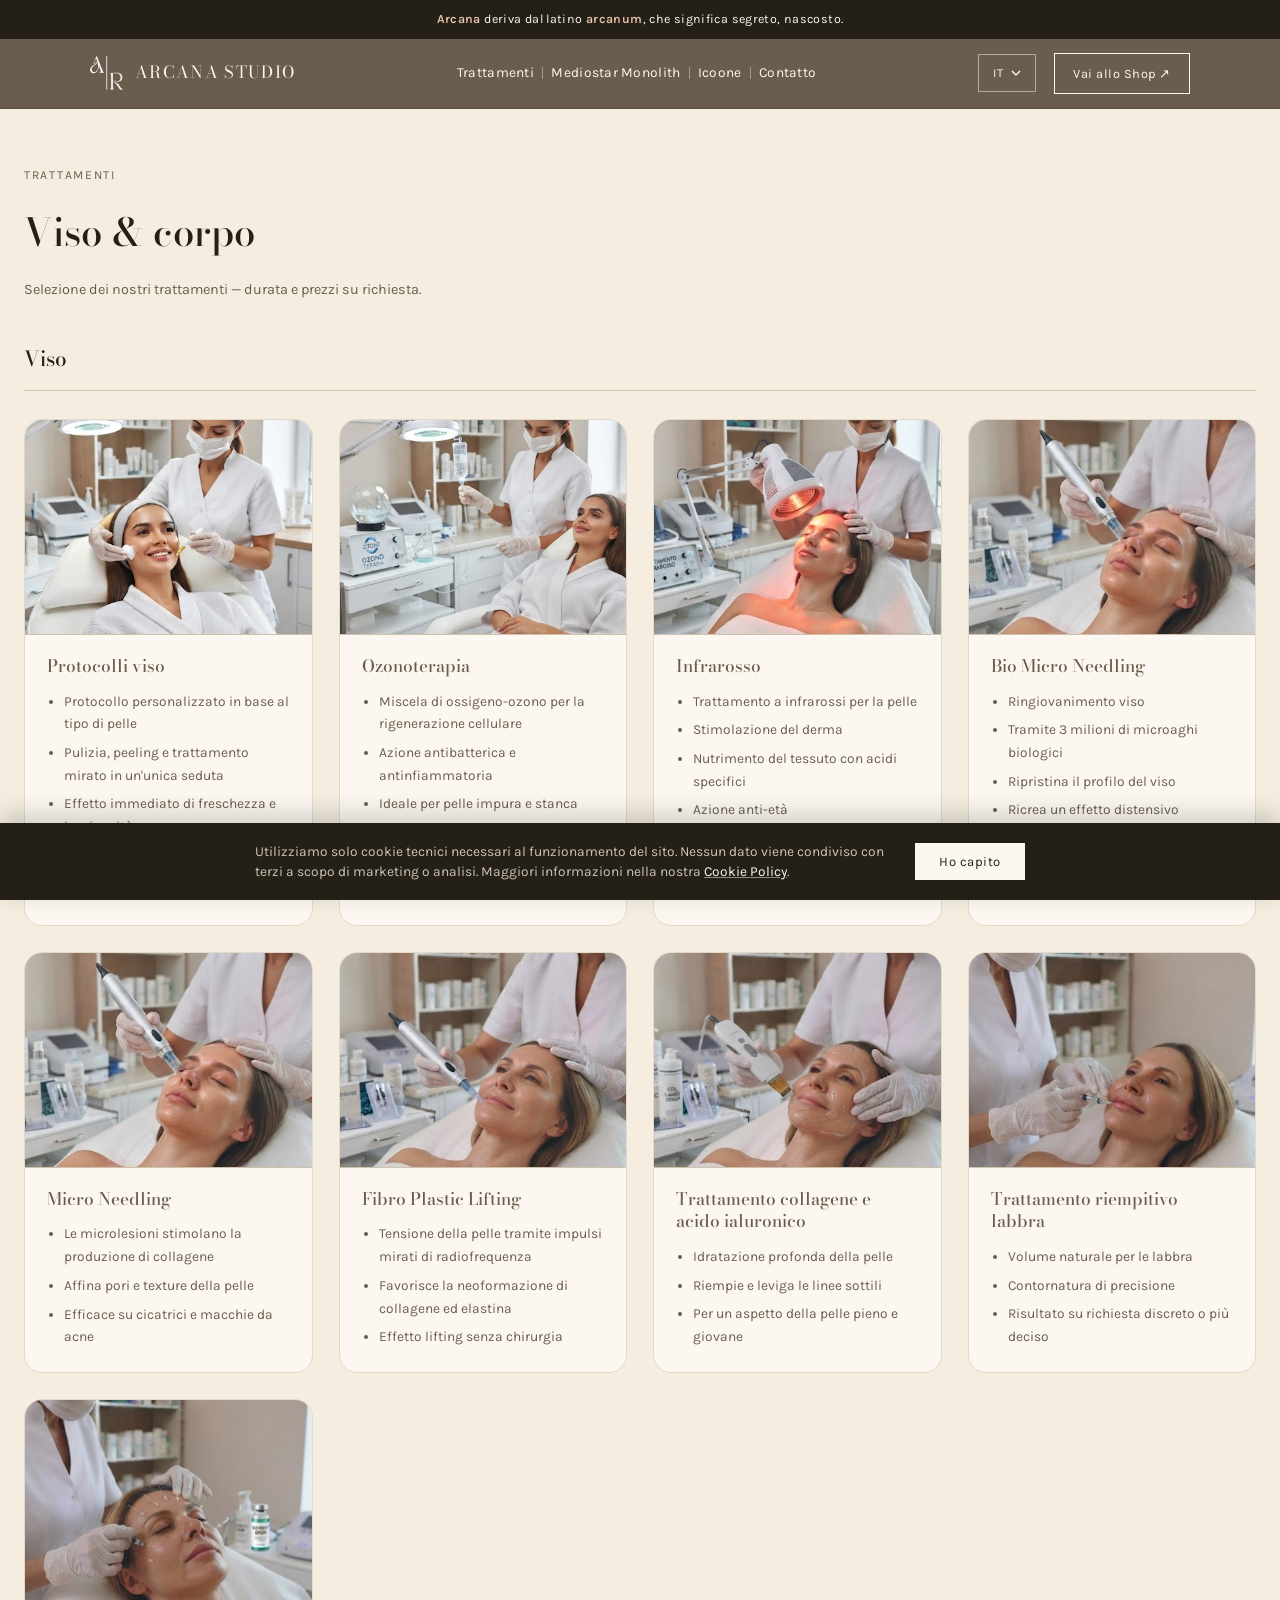
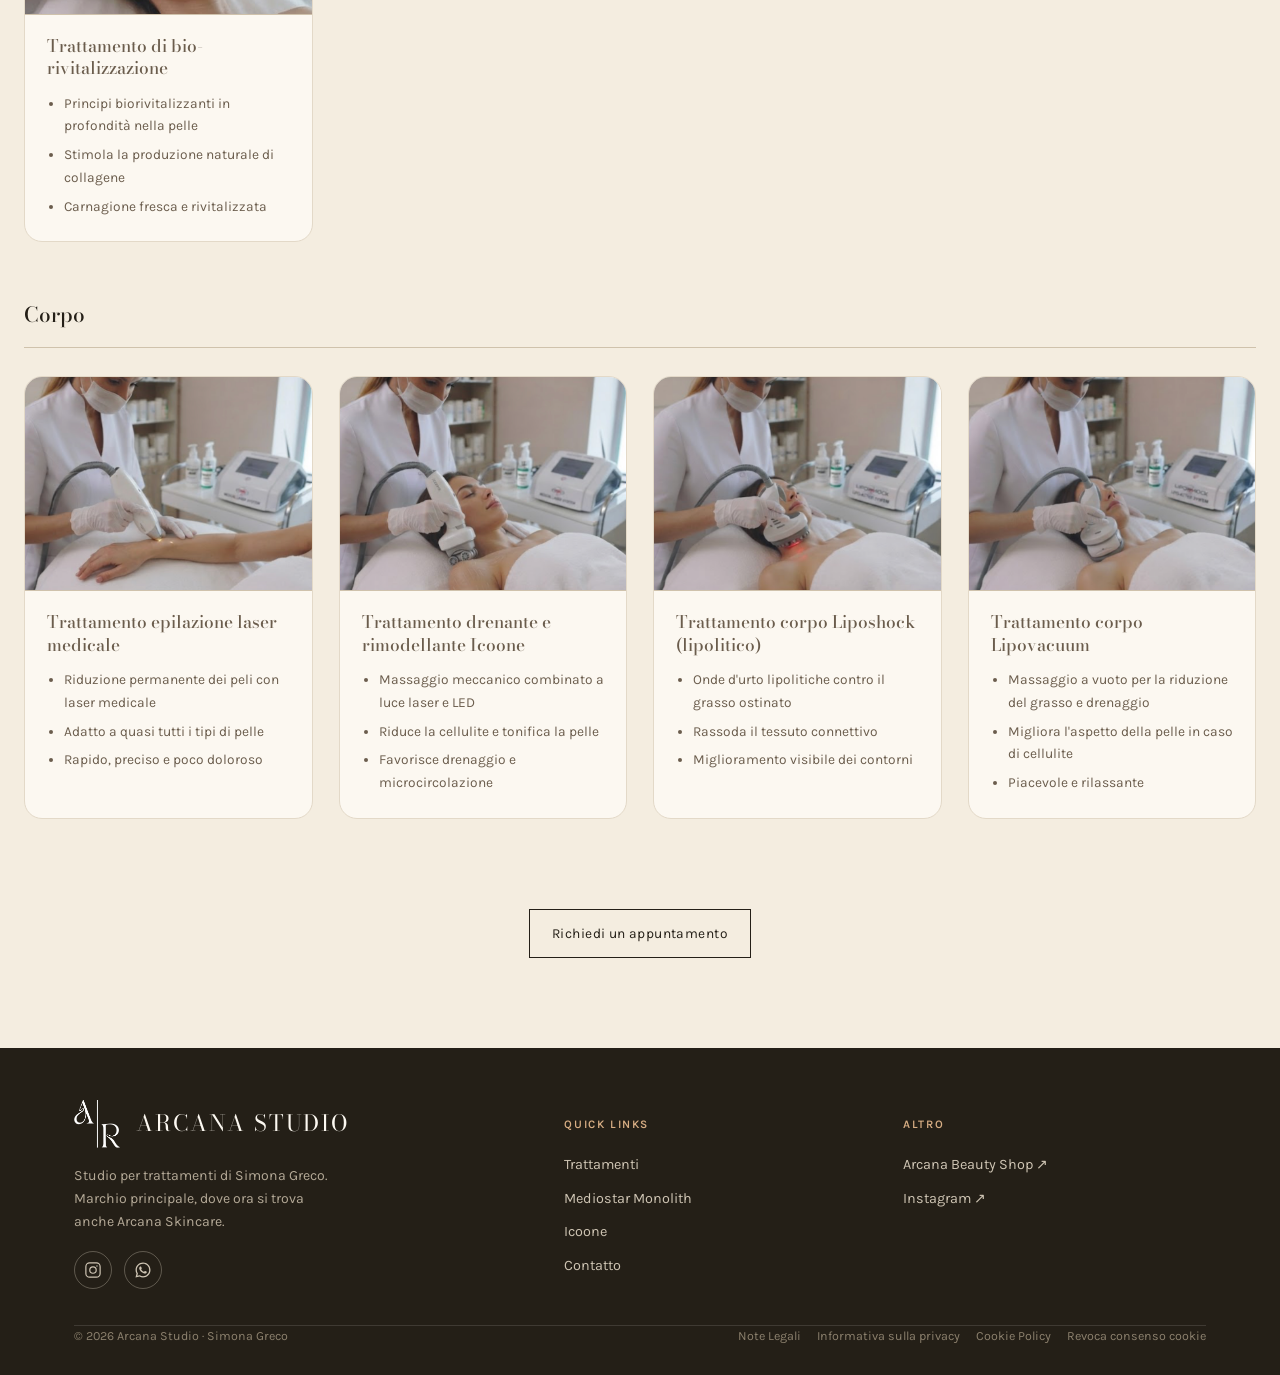
<file: behandlungen.html>
<!DOCTYPE html>
<html lang="de">
<head>
<script>(function(){if('scrollRestoration' in history){history.scrollRestoration='manual';}var frames=0;function toTop(){window.scrollTo(0,0);frames++;if(frames<20){requestAnimationFrame(toTop);}}toTop();window.addEventListener('pageshow',function(){frames=0;toTop();});})();</script>
<meta charset="UTF-8">
<meta name="viewport" content="width=device-width, initial-scale=1.0">
<link rel="icon" type="image/png" href="assets/favicon-black.png" media="(prefers-color-scheme: light)">
<link rel="icon" type="image/png" href="assets/favicon-white.png" media="(prefers-color-scheme: dark)">
<link rel="icon" href="favicon.ico" sizes="any">
<title>Behandlungen — Arcana Studio</title>
<link rel="stylesheet" href="assets/fonts.css">
<style>
  :root{
    --cream:#FCF8F1;
    --cream-deep:#F4EDE0;
    --ink:#241F17;
    --taupe:#6B5D4D;
    --terracotta:#6B5D4D;
    --line:#E3D9C8;
    --line-strong:#CFC2AC;
    --max:960px;
  }
  *{box-sizing:border-box;}
  body{
    margin:0;
    background:var(--cream-deep);
    color:var(--ink);
    font-family:'Karla', -apple-system, sans-serif;
    font-size:16px;
    line-height:1.65;
    -webkit-font-smoothing:antialiased;
  }
  a{color:inherit;}
  h1,h2,h3{
    font-family:'Bodoni Moda', Georgia, serif;
    font-weight:500;
    margin:0;
  }
  img{max-width:100%;display:block;}
  .rule{
    width:1px;height:0.9em;background:currentColor;opacity:0.35;
    display:inline-block;margin:0 0.6em;vertical-align:middle;
  }
  .eyebrow{
    font-size:0.76rem;letter-spacing:0.14em;text-transform:uppercase;
    color:var(--taupe);margin-bottom:16px;
  }

  /* ---------- draft banner ---------- */
  .draft-banner{
    background:var(--ink);color:var(--cream);text-align:center;
    font-size:0.78rem;letter-spacing:0.03em;padding:9px 16px;
  }
  .draft-banner strong{color:#E9C6A8;font-weight:600;}

  /* ---------- nav ---------- */
  header{
    position:sticky;top:0;z-index:40;
    background:var(--taupe);
    border-bottom:1px solid rgba(0,0,0,0.15);
  }
  nav.wrap{
    display:grid;grid-template-columns:auto 1fr auto;align-items:center;
    gap:14px 24px;padding-block:14px;
    max-width:1180px;margin:0 auto;padding-inline:24px;
  }
  @media (min-width:640px){ nav.wrap{padding-inline:40px;} }
  .brand{display:flex;align-items:center;gap:12px;text-decoration:none;color:var(--cream);justify-self:start;}
  .brand img{height:34px;width:auto;}
  .brand-word{font-family:'Bodoni Moda',serif;font-size:1.05rem;letter-spacing:0.08em;text-transform:uppercase;}
  .nav-right{display:flex;align-items:center;gap:18px;flex-wrap:wrap;justify-self:end;}
  .nav-links{
    display:none;align-items:center;justify-self:center;
    font-size:0.86rem;letter-spacing:0.02em;color:var(--cream);
  }
  .nav-links .rule{opacity:0.4;}
  .nav-links a{text-decoration:none;padding:6px 0;border-bottom:1px solid transparent;color:var(--cream);}
  .nav-links a:hover{border-color:#E9C6A8;}
  @media (min-width:860px){ .nav-links{display:flex;} }
  .nav-toggle{
    display:none;
    background:none;border:1px solid rgba(252,248,241,0.5);
    width:38px;height:38px;flex-shrink:0;
    align-items:center;justify-content:center;
    cursor:pointer;position:relative;
  }
  .nav-toggle span{
    display:block;width:18px;height:2px;background:var(--cream);
    position:relative;transition:background 0.15s;
  }
  .nav-toggle span::before,.nav-toggle span::after{
    content:'';position:absolute;left:0;width:18px;height:2px;background:var(--cream);
    transition:transform 0.15s;
  }
  .nav-toggle span::before{top:-6px;}
  .nav-toggle span::after{top:6px;}
  .nav-toggle[aria-expanded="true"] span{background:transparent;}
  .nav-toggle[aria-expanded="true"] span::before{transform:translateY(6px) rotate(45deg);}
  .nav-toggle[aria-expanded="true"] span::after{transform:translateY(-6px) rotate(-45deg);}
  @media (max-width:859px){
    nav.wrap{position:relative;}
    .nav-toggle{display:inline-flex;}
    .nav-cta{display:none;}
    .nav-links{
      display:none;
      position:absolute;top:100%;right:0;
      flex-direction:column;align-items:stretch;
      background:var(--taupe);
      min-width:220px;
      padding:0;
      box-shadow:0 16px 30px rgba(0,0,0,0.18);
      z-index:50;
    }
    .nav-links.is-open{display:flex;}
    .nav-links .rule{display:none;}
    .nav-links a{padding:14px 24px;border-bottom:1px solid rgba(252,248,241,0.15);text-align:left;}
    .nav-links a:last-child{border-bottom:none;}
  }

  .lang-switch{position:relative;}
  .lang-toggle{
    display:flex;align-items:center;gap:8px;
    background:none;border:1px solid rgba(252,248,241,0.5);color:var(--cream);
    padding:8px 14px;font:inherit;font-family:'Karla',sans-serif;
    font-size:0.76rem;letter-spacing:0.06em;text-transform:uppercase;
    cursor:pointer;transition:border-color 0.15s;
  }
  .lang-toggle:hover{border-color:var(--cream);}
  .lang-toggle svg{flex-shrink:0;transition:transform 0.15s;}
  .lang-toggle[aria-expanded="true"] svg{transform:rotate(180deg);}
  .lang-menu{
    position:absolute;top:calc(100% + 10px);right:0;
    display:flex;flex-direction:column;
    background:var(--cream);border:1px solid var(--line-strong);
    min-width:170px;box-shadow:0 14px 30px rgba(36,31,23,0.2);z-index:60;
  }
  .lang-menu[hidden]{display:none;}
  .lang-option{
    background:none;border:none;text-align:left;padding:11px 16px;
    font:inherit;font-family:'Karla',sans-serif;font-size:0.88rem;
    color:var(--ink);cursor:pointer;border-bottom:1px solid var(--line);
  }
  .lang-option:last-child{border-bottom:none;}
  .lang-option:hover{background:var(--cream-deep);}
  .lang-option.is-active{font-weight:700;color:var(--terracotta);}

  .nav-cta{
    border:1px solid var(--cream);color:var(--cream);padding:9px 18px;
    font-size:0.8rem;letter-spacing:0.04em;text-decoration:none;white-space:nowrap;
    transition:background 0.15s, color 0.15s;
  }
  .nav-cta:hover{background:var(--cream);color:var(--taupe);}

  .wrap{max-width:var(--max);margin:0 auto;padding:56px 24px 90px;}
  .section-head{max-width:60ch;}
  h1{font-size:clamp(1.8rem,4vw,2.4rem);margin-bottom:6px;}
  .menu-note{color:var(--taupe);font-size:0.9rem;margin:14px 0 40px;max-width:60ch;}

  .cta-btn{
    display:block;width:max-content;border:1px solid var(--ink);color:var(--ink);
    padding:12px 22px;text-decoration:none;font-size:0.86rem;letter-spacing:0.03em;
    margin:90px auto 0;transition:background 0.15s,color 0.15s;
  }
  .cta-btn:hover{background:var(--ink);color:var(--cream);}

  .wrap-treatments{max-width:1400px;}

  .tcat-title{
    font-size:1.3rem;margin:56px 0 28px;padding-bottom:14px;
    border-bottom:1px solid var(--line-strong);
  }
  .tcat-title:first-of-type{margin-top:8px;}
  .tcards{
    display:grid;
    grid-template-columns:repeat(auto-fill,minmax(260px,1fr));
    gap:26px;
  }
  .tcard{
    display:flex;flex-direction:column;
    background:var(--cream);
    border:1px solid var(--line);
    border-radius:18px;
    overflow:hidden;
    transition:border-color 0.15s,box-shadow 0.15s,transform 0.15s;
  }
  .tcard:hover{
    border-color:var(--line-strong);
    box-shadow:0 14px 30px rgba(36,31,23,0.09);
    transform:translateY(-2px);
  }
  .tcard-media{
    aspect-ratio:4/3;
    background:linear-gradient(160deg,var(--cream-deep) 0%,var(--line) 100%);
    border-bottom:1px solid var(--line-strong);
    display:flex;align-items:center;justify-content:center;
    color:var(--line-strong);overflow:hidden;flex-shrink:0;
  }
  .tcard-media img{width:100%;height:100%;object-fit:cover;}
  .tcard-media svg{width:30%;height:30%;opacity:0.85;}
  .tcard-body{padding:20px 22px 24px;}
  .tcard-body h3{
    font-size:1.08rem;line-height:1.3;margin-bottom:12px;
    color:var(--taupe);
  }
  .tcard-body h3 a{text-decoration:none;color:inherit;border-bottom:1px solid var(--line-strong);}
  .tcard-body h3 a:hover{color:var(--terracotta);border-color:var(--terracotta);}
  .tcard-list{color:var(--taupe);font-size:0.86rem;margin:0;padding-left:17px;}
  .tcard-list li{margin-bottom:6px;}
  .tcard-list li:last-child{margin-bottom:0;}

  footer{background:var(--ink);color:#CFC5B4;padding-block:52px 28px;}
  .cookie-banner{position:fixed;left:0;right:0;bottom:0;z-index:200;background:var(--ink);color:#CFC5B4;padding:18px 24px;display:flex;align-items:center;justify-content:center;gap:20px;flex-wrap:wrap;box-shadow:0 -8px 24px rgba(0,0,0,0.18);}
  .cookie-banner[hidden]{display:none;}
  .cookie-banner p{margin:0;font-size:0.86rem;max-width:640px;line-height:1.5;}
  .cookie-banner p a{color:var(--cream);text-decoration:underline;text-decoration-color:rgba(252,248,241,0.5);}
  .cookie-banner p a:hover{text-decoration-color:var(--cream);}
  .cookie-banner-btn{background:var(--cream);color:var(--ink);border:none;padding:11px 24px;font-size:0.82rem;letter-spacing:0.04em;cursor:pointer;white-space:nowrap;flex-shrink:0;font-family:'Karla',-apple-system,sans-serif;transition:background 0.15s;}
  .cookie-banner-btn:hover{background:#E9C6A8;}
  footer .wrap{max-width:1180px;padding-top:0;padding-bottom:0;}
  .foot-grid{
    display:grid;grid-template-columns:1fr;gap:36px;
    padding-bottom:36px;border-bottom:1px solid rgba(255,255,255,0.12);
  }
  @media (min-width:760px){
    .foot-grid{grid-template-columns:1.2fr 0.8fr 0.8fr;}
  }
  .foot-brand-top{display:flex;align-items:center;gap:16px;margin-bottom:16px;}
  .foot-brand img{height:48px;width:auto;}
  .foot-brand-word{font-family:'Bodoni Moda',serif;font-size:1.4rem;letter-spacing:0.08em;text-transform:uppercase;color:var(--cream);}
  .foot-brand p{max-width:34ch;font-size:0.88rem;color:#B4A997;}
  .foot-social{display:flex;gap:12px;margin-top:18px;}
  .foot-social a{
    width:38px;height:38px;border-radius:50%;
    border:1px solid rgba(207,197,180,0.35);
    display:flex;align-items:center;justify-content:center;
    color:#CFC5B4;transition:border-color 0.15s,color 0.15s;
  }
  .foot-social a:hover{color:#fff;border-color:#fff;}
  .foot-social svg{width:18px;height:18px;}
  .foot-col h4{
    font-size:0.72rem;letter-spacing:0.14em;text-transform:uppercase;
    color:#D8AE84;margin-bottom:14px;font-family:'Karla',sans-serif;font-weight:600;
  }
  .foot-col a{display:block;text-decoration:none;color:#CFC5B4;font-size:0.9rem;padding-block:5px;}
  .foot-col a:hover{color:#fff;}
  .foot-bottom{
    display:flex;flex-wrap:wrap;justify-content:space-between;gap:10px;
    padding-top:22px;font-size:0.78rem;color:#8C816E;
  }
  .foot-legal{display:flex;flex-wrap:wrap;gap:16px;}
  .foot-legal a{color:#8C816E;text-decoration:none;}
  .foot-legal a:hover{color:#CFC5B4;}
</style>
</head>
<body>
<div class="draft-banner" data-i18n="banner">
  <strong>Arcana</strong> kommt vom lateinischen <strong>arcanum</strong> — das Geheimnis, das Verborgene.
</div>

<header>
  <nav class="wrap">
    <a class="brand" href="index.html">
      <img src="assets/logo-bianco.png" alt="Arcana Studio Logo">
      <span class="brand-word">Arcana Studio</span>
    </a>
    <div class="nav-links">
      <a href="behandlungen.html" data-i18n="nav.behandlungen">Behandlungen</a><span class="rule"></span>
      <a href="mediostar.html" data-i18n="nav.mediostar">Mediostar Monolith</a><span class="rule"></span>
      <a href="icoone.html" data-i18n="nav.icoone">Icoone</a><span class="rule"></span>
      <a href="kontakt.html" data-i18n="nav.kontakt">Kontakt</a>
    </div>
    <div class="nav-right">
      <div class="lang-switch">
        <button type="button" class="lang-toggle" id="lang-toggle" aria-haspopup="true" aria-expanded="false">
          <span class="lang-current">DE</span>
          <svg width="10" height="6" viewBox="0 0 10 6" fill="none"><path d="M1 1L5 5L9 1" stroke="currentColor" stroke-width="1.4"/></svg>
        </button>
        <div class="lang-menu" id="lang-menu" hidden>
          <button type="button" class="lang-option" data-lang="it">Italiano</button>
          <button type="button" class="lang-option" data-lang="de">Deutsch</button>
          <button type="button" class="lang-option" data-lang="en">English</button>
          <button type="button" class="lang-option" data-lang="es">Español</button>
          <button type="button" class="lang-option" data-lang="fr">Français</button>
        </div>
      </div>
      <button type="button" class="nav-toggle" id="nav-toggle" aria-label="Menu" aria-haspopup="true" aria-expanded="false"><span></span></button>
      <a class="nav-cta" href="https://www.arcanabeautyshop.com" target="_blank" rel="noopener" data-i18n="nav.shop">Zum Shop ↗</a>
    </div>
  </nav>
</header>
<div class="wrap wrap-treatments">
  <div class="section-head">
    <div class="eyebrow" data-i18n="treatments.eyebrow">Behandlungsmenü</div>
    <h1 data-i18n="treatments.h2">Gesicht &amp; Körper</h1>
  </div>
  <p class="menu-note" data-i18n="treatments.note">Auswahl unserer Behandlungen — Dauer und Preise auf Anfrage.</p>

  <h2 class="tcat-title" data-i18n="cat1.h3">Viso</h2>
  <div class="tcards">
    <article class="tcard">
      <div class="tcard-media"><img src="assets/trattamenti/protocolli_viso.png" alt="Gesichtsprotokolle"></div>
      <div class="tcard-body">
        <h3 data-i18n="viso1">Gesichtsprotokolle</h3>
        <ul class="tcard-list">
          <li data-i18n="v1b1">Individuelles Behandlungsprotokoll für den Hauttyp</li>
          <li data-i18n="v1b2">Reinigung, Peeling &amp; gezielte Pflege in einer Sitzung</li>
          <li data-i18n="v1b3">Sofort sichtbarer Frische-Effekt</li>
        </ul>
      </div>
    </article>

    <article class="tcard">
      <div class="tcard-media"><img src="assets/trattamenti/ozone_terapia.png" alt="Ozontherapie" style="transform:scale(1.22);"></div>
      <div class="tcard-body">
        <h3 data-i18n="viso2">Ozontherapie</h3>
        <ul class="tcard-list">
          <li data-i18n="v2b1">Sauerstoff-Ozon-Gemisch zur Zellregeneration</li>
          <li data-i18n="v2b2">Antibakteriell &amp; entzündungshemmend</li>
          <li data-i18n="v2b3">Ideal bei unreiner, müder Haut</li>
        </ul>
      </div>
    </article>

    <article class="tcard">
      <div class="tcard-media"><img src="assets/trattamenti/infrarosso.png" alt="Infrarot-Behandlung"></div>
      <div class="tcard-body">
        <h3 data-i18n="viso3">Infrarot-Behandlung</h3>
        <ul class="tcard-list">
          <li data-i18n="v3b1">Infrarot-Wärmebehandlung für die Haut</li>
          <li data-i18n="v3b2">Stimulation der Dermis</li>
          <li data-i18n="v3b3">Nährstoffversorgung des Gewebes mit gezielten Säuren</li>
          <li data-i18n="v3b4">Anti-Aging-Wirkung</li>
          <li data-i18n="v3b5">Perfekt auch bei ersten Fältchen</li>
        </ul>
      </div>
    </article>

    <article class="tcard">
      <div class="tcard-media"><img src="assets/trattamenti/bio_micro_needling.png" alt="Bio Micro Needling" style="transform:scale(1.22);"></div>
      <div class="tcard-body">
        <h3 data-i18n="viso4">Bio Micro Needling</h3>
        <ul class="tcard-list">
          <li data-i18n="v4b1">Gesichtsverjüngung</li>
          <li data-i18n="v4b2">Mittels 3 Millionen biologischer Mikronadeln</li>
          <li data-i18n="v4b3">Wiederherstellung des Gesichtsprofils</li>
          <li data-i18n="v4b4">Entspannender, glättender Effekt</li>
          <li data-i18n="v4b5">Kombiniert mit zellulärer Erneuerung</li>
          <li data-i18n="v4b6">Sofort sichtbarer Anti-Aging-Effekt</li>
        </ul>
      </div>
    </article>

    <article class="tcard">
      <div class="tcard-media"><img src="assets/trattamenti/bio_micro_needling.png" alt="Micro Needling" style="transform:scale(1.22);"></div>
      <div class="tcard-body">
        <h3 data-i18n="viso5">Micro Needling</h3>
        <ul class="tcard-list">
          <li data-i18n="v5b1">Mikroverletzungen regen die Kollagenbildung an</li>
          <li data-i18n="v5b2">Verfeinert Poren &amp; Hautstruktur</li>
          <li data-i18n="v5b3">Wirksam bei Narben &amp; Aknemalen</li>
        </ul>
      </div>
    </article>

    <article class="tcard">
      <div class="tcard-media"><img src="assets/trattamenti/fibro_plastic_lifting.png" alt="Fibro Plastic Lifting" style="transform:scale(1.22);"></div>
      <div class="tcard-body">
        <h3 data-i18n="viso6">Fibro Plastic Lifting</h3>
        <ul class="tcard-list">
          <li data-i18n="v6b1">Straffung durch gezielte Radiofrequenz-Impulse</li>
          <li data-i18n="v6b2">Fördert Kollagen- &amp; Elastinneubildung</li>
          <li data-i18n="v6b3">Lifting-Effekt ohne OP</li>
        </ul>
      </div>
    </article>

    <article class="tcard">
      <div class="tcard-media"><img src="assets/trattamenti/collagene_acido_ialuronico_viso.png" alt="Kollagen- &amp; Hyaluronsäure-Behandlung" style="transform:scale(1.22);"></div>
      <div class="tcard-body">
        <h3 data-i18n="viso7">Kollagen- &amp; Hyaluronsäure-Behandlung</h3>
        <ul class="tcard-list">
          <li data-i18n="v7b1">Tiefenwirksame Feuchtigkeitsversorgung</li>
          <li data-i18n="v7b2">Polstert &amp; glättet feine Linien</li>
          <li data-i18n="v7b3">Für ein pralles, jugendliches Hautbild</li>
        </ul>
      </div>
    </article>

    <article class="tcard">
      <div class="tcard-media"><img src="assets/trattamenti/labbra_riempitiva.png" alt="Lippenunterspritzung" style="transform:scale(1.22);"></div>
      <div class="tcard-body">
        <h3 data-i18n="viso8">Lippenunterspritzung</h3>
        <ul class="tcard-list">
          <li data-i18n="v8b1">Natürliches Volumen für die Lippen</li>
          <li data-i18n="v8b2">Präzise Konturierung</li>
          <li data-i18n="v8b3">Ergebnis auf Wunsch dezent oder ausdrucksstark</li>
        </ul>
      </div>
    </article>

    <article class="tcard">
      <div class="tcard-media"><img src="assets/trattamenti/bio_rivitalizzazione_viso.png" alt="Bio-Revitalisierung" style="transform:scale(1.22);"></div>
      <div class="tcard-body">
        <h3 data-i18n="viso9">Bio-Revitalisierung</h3>
        <ul class="tcard-list">
          <li data-i18n="v9b1">Biorevitalisierende Wirkstoffe für die Hauttiefe</li>
          <li data-i18n="v9b2">Regt die körpereigene Kollagenproduktion an</li>
          <li data-i18n="v9b3">Frischer, revitalisierter Teint</li>
        </ul>
      </div>
    </article>
  </div>

  <h2 class="tcat-title" data-i18n="cat2.h3">Corpo</h2>
  <div class="tcards">
    <article class="tcard">
      <div class="tcard-media"><img src="assets/trattamenti/epilazione_laser_medicale.png" alt="Medizinische Laser-Haarentfernung"></div>
      <div class="tcard-body">
        <h3 data-i18n="corpo1">Medizinische Laser-Haarentfernung</h3>
        <ul class="tcard-list">
          <li data-i18n="c1b1">Dauerhafte Haarreduktion mit medizinischem Laser</li>
          <li data-i18n="c1b2">Für nahezu alle Hauttypen geeignet</li>
          <li data-i18n="c1b3">Schnell, präzise &amp; schmerzarm</li>
        </ul>
      </div>
    </article>

    <article class="tcard">
      <div class="tcard-media"><img src="assets/trattamenti/icoone_drenante_rimodellante.png" alt="Icoone Drainage- &amp; Formbehandlung"></div>
      <div class="tcard-body">
        <h3 data-i18n="corpo2">Icoone Drainage- &amp; Formbehandlung</h3>
        <ul class="tcard-list">
          <li data-i18n="c2b1">Mechanische Massage kombiniert mit Laser- &amp; LED-Licht</li>
          <li data-i18n="c2b2">Reduziert Cellulite &amp; strafft die Haut</li>
          <li data-i18n="c2b3">Fördert Drainage &amp; Mikrozirkulation</li>
        </ul>
      </div>
    </article>

    <article class="tcard">
      <div class="tcard-media"><img src="assets/trattamenti/liposhock_lipolitico.png" alt="Liposhock Körperbehandlung (lipolytisch)"></div>
      <div class="tcard-body">
        <h3 data-i18n="corpo3">Liposhock Körperbehandlung (lipolytisch)</h3>
        <ul class="tcard-list">
          <li data-i18n="c3b1">Lipolytische Stoßwellen gegen hartnäckiges Fett</li>
          <li data-i18n="c3b2">Strafft das Bindegewebe</li>
          <li data-i18n="c3b3">Sichtbare Konturverbesserung</li>
        </ul>
      </div>
    </article>

    <article class="tcard">
      <div class="tcard-media"><img src="assets/trattamenti/lipovacuum.png" alt="Lipovacuum Körperbehandlung"></div>
      <div class="tcard-body">
        <h3 data-i18n="corpo4">Lipovacuum Körperbehandlung</h3>
        <ul class="tcard-list">
          <li data-i18n="c4b1">Vakuum-Massage zur Fettreduktion &amp; Drainage</li>
          <li data-i18n="c4b2">Verbessert das Hautbild bei Cellulite</li>
          <li data-i18n="c4b3">Angenehm &amp; entspannend</li>
        </ul>
      </div>
    </article>
  </div>

  <a class="cta-btn" href="kontakt.html" data-i18n="page.cta">Termin anfragen</a>
</div>


<footer>
  <div class="wrap">
    <div class="foot-grid">
      <div class="foot-brand">
        <div class="foot-brand-top">
          <img src="assets/logo-bianco.png" alt="Arcana Studio">
          <span class="foot-brand-word">Arcana Studio</span>
        </div>
        <p data-i18n="footer.tagline">Studio für Behandlungen von Simona Greco. Hauptmarke, bei der es jetzt auch Arcana Skincare gibt.</p>
        <div class="foot-social">
          <a href="https://www.instagram.com/arcanasimonagreco/" target="_blank" rel="noopener" aria-label="Instagram">
            <svg viewBox="0 0 24 24" fill="none" stroke="currentColor" stroke-width="1.6"><rect x="2.5" y="2.5" width="19" height="19" rx="5"/><circle cx="12" cy="12" r="4.3"/><circle cx="17.3" cy="6.7" r="0.9" fill="currentColor" stroke="none"/></svg>
          </a>
          <a href="https://wa.me/393441712506" target="_blank" rel="noopener" aria-label="WhatsApp">
            <svg viewBox="0 0 24 24" fill="currentColor"><path d="M12.04 2c-5.5 0-9.96 4.46-9.96 9.96 0 1.76.46 3.4 1.26 4.83L2 22l5.36-1.31a9.9 9.9 0 0 0 4.68 1.19h.004c5.5 0 9.96-4.46 9.96-9.96S17.54 2 12.04 2zm0 18.2h-.003a8.2 8.2 0 0 1-4.19-1.15l-.3-.18-3.12.76.84-3.03-.2-.31a8.18 8.18 0 0 1-1.26-4.36c0-4.52 3.68-8.2 8.22-8.2 2.2 0 4.26.86 5.82 2.41a8.15 8.15 0 0 1 2.41 5.8c0 4.53-3.69 8.26-8.2 8.26zm4.5-6.16c-.25-.12-1.46-.72-1.69-.8-.23-.08-.39-.12-.56.12-.17.25-.64.8-.78.96-.14.17-.29.19-.53.06-.25-.12-1.05-.39-2-1.23-.74-.66-1.24-1.48-1.39-1.72-.14-.25-.02-.38.11-.51.11-.11.25-.29.37-.43.12-.14.16-.25.25-.41.08-.17.04-.31-.02-.43-.06-.12-.56-1.35-.77-1.85-.2-.48-.41-.42-.56-.43h-.48c-.17 0-.43.06-.66.31s-.87.85-.87 2.08.89 2.42 1.02 2.59c.12.17 1.75 2.67 4.24 3.74.59.26 1.05.41 1.41.52.59.19 1.13.16 1.56.1.48-.07 1.46-.6 1.66-1.17.21-.58.21-1.08.14-1.18-.06-.1-.23-.16-.48-.28z"/></svg>
          </a>
        </div>
      </div>
      <div class="foot-col">
        <h4 data-i18n="footer.quickLinks">Quick Links</h4>
        <a href="behandlungen.html" data-i18n="nav.behandlungen">Behandlungen</a>
        <a href="mediostar.html" data-i18n="nav.mediostar">Mediostar Monolith</a>
        <a href="icoone.html" data-i18n="nav.icoone">Icoone</a>
        <a href="kontakt.html" data-i18n="nav.kontakt">Kontakt</a>
      </div>
      <div class="foot-col">
        <h4 data-i18n="footer.moreHeading">Mehr</h4>
        <a href="https://www.arcanabeautyshop.com" target="_blank" rel="noopener" data-i18n="footer.linkShop">Arcana Beauty Shop ↗</a>
        <a href="https://www.instagram.com/arcanasimonagreco/" target="_blank" rel="noopener" data-i18n="footer.linkInstagram">Instagram ↗</a>
      </div>
    </div>
    <div class="wrap foot-bottom" style="padding-left:0;padding-right:0;">
      <span data-i18n="footer.copyright">© 2026 Arcana Studio · Simona Greco</span>
      <div class="foot-legal">
        <a href="impressum.html" data-i18n="footer.legalNotice">Impressum</a>
        <a href="privacy.html" data-i18n="footer.privacyPolicy">Datenschutz</a>
        <a href="cookie.html" data-i18n="footer.cookiePolicy">Cookies</a>
        <a href="#" id="cookie-settings-link" data-i18n="footer.cookieSettings">Cookie-Einwilligung widerrufen</a>
      </div>
    </div>
  </div>
</footer>

<div class="cookie-banner" id="cookie-banner" hidden>
  <p data-i18n="cookiebanner.text">Wir verwenden ausschließlich technisch notwendige Cookies für den Betrieb dieser Website. Es werden keine Daten zu Marketing- oder Analysezwecken an Dritte weitergegeben. Mehr dazu in unserer <a href="cookie.html">Cookie-Richtlinie</a>.</p>
  <button type="button" class="cookie-banner-btn" id="cookie-accept" data-i18n="cookiebanner.accept">Verstanden</button>
</div>

<script>
  var translations = {
    de: {
      "banner": '<strong>Arcana</strong> kommt vom lateinischen <strong>arcanum</strong> — das Geheimnis, das Verborgene.',
      "nav.behandlungen":"Behandlungen","nav.mediostar":"Mediostar Monolith","nav.icoone":"Icoone","nav.kontakt":"Kontakt","nav.shop":"Zum Shop ↗",
      "footer.tagline":"Studio für Behandlungen von Simona Greco. Hauptmarke, bei der es jetzt auch Arcana Skincare gibt.",
      "footer.studioHeading":"Studio","footer.quickLinks":"Quick Links","footer.linkAbout":"Über uns","footer.linkTreatments":"Behandlungen","footer.linkClass":"Simona Greco","footer.linkContact":"Kontakt",
      "footer.moreHeading":"Mehr","footer.linkShop":"Arcana Beauty Shop ↗","footer.linkInstagram":"Instagram ↗",
      "footer.copyright":"© 2026 Arcana Studio · Simona Greco",
      "footer.legalNotice":"Impressum","footer.privacyPolicy":"Datenschutz","footer.cookiePolicy":"Cookies","footer.cookieSettings":"Cookie-Einwilligung widerrufen","cookiebanner.text":"Wir verwenden ausschließlich technisch notwendige Cookies für den Betrieb dieser Website. Es werden keine Daten zu Marketing- oder Analysezwecken an Dritte weitergegeben. Mehr dazu in unserer <a href=\"cookie.html\">Cookie-Richtlinie</a>.","cookiebanner.accept":"Verstanden",
      "treatments.eyebrow":"Behandlungsmenü","treatments.h2":"Gesicht &amp; Körper",
      "treatments.note":"Auswahl unserer Behandlungen — Dauer und Preise auf Anfrage.",
      "cat1.h3":"Gesicht",
      "viso1":"Gesichtsprotokolle","viso2":"Ozontherapie","viso3":"Infrarot-Behandlung","viso4":"Bio Micro Needling","viso5":"Micro Needling","viso6":"Fibro Plastic Lifting","viso7":"Kollagen- &amp; Hyaluronsäure-Behandlung","viso8":"Lippenunterspritzung","viso9":"Bio-Revitalisierung",
      "cat2.h3":"Körper",
      "corpo1":"Medizinische Laser-Haarentfernung","corpo2":"Icoone Drainage- &amp; Formbehandlung","corpo3":"Liposhock Körperbehandlung (lipolytisch)","corpo4":"Lipovacuum Körperbehandlung",
      "v1b1":"Individuelles Behandlungsprotokoll für den Hauttyp","v1b2":"Reinigung, Peeling &amp; gezielte Pflege in einer Sitzung","v1b3":"Sofort sichtbarer Frische-Effekt",
      "v2b1":"Sauerstoff-Ozon-Gemisch zur Zellregeneration","v2b2":"Antibakteriell &amp; entzündungshemmend","v2b3":"Ideal bei unreiner, müder Haut",
      "v3b1":"Infrarot-Wärmebehandlung für die Haut","v3b2":"Stimulation der Dermis","v3b3":"Nährstoffversorgung des Gewebes mit gezielten Säuren","v3b4":"Anti-Aging-Wirkung","v3b5":"Perfekt auch bei ersten Fältchen",
      "v4b1":"Gesichtsverjüngung","v4b2":"Mittels 3 Millionen biologischer Mikronadeln","v4b3":"Wiederherstellung des Gesichtsprofils","v4b4":"Entspannender, glättender Effekt","v4b5":"Kombiniert mit zellulärer Erneuerung","v4b6":"Sofort sichtbarer Anti-Aging-Effekt",
      "v5b1":"Mikroverletzungen regen die Kollagenbildung an","v5b2":"Verfeinert Poren &amp; Hautstruktur","v5b3":"Wirksam bei Narben &amp; Aknemalen",
      "v6b1":"Straffung durch gezielte Radiofrequenz-Impulse","v6b2":"Fördert Kollagen- &amp; Elastinneubildung","v6b3":"Lifting-Effekt ohne OP",
      "v7b1":"Tiefenwirksame Feuchtigkeitsversorgung","v7b2":"Polstert &amp; glättet feine Linien","v7b3":"Für ein pralles, jugendliches Hautbild",
      "v8b1":"Natürliches Volumen für die Lippen","v8b2":"Präzise Konturierung","v8b3":"Ergebnis auf Wunsch dezent oder ausdrucksstark",
      "v9b1":"Biorevitalisierende Wirkstoffe für die Hauttiefe","v9b2":"Regt die körpereigene Kollagenproduktion an","v9b3":"Frischer, revitalisierter Teint",
      "c1b1":"Dauerhafte Haarreduktion mit medizinischem Laser","c1b2":"Für nahezu alle Hauttypen geeignet","c1b3":"Schnell, präzise &amp; schmerzarm",
      "c2b1":"Mechanische Massage kombiniert mit Laser- &amp; LED-Licht","c2b2":"Reduziert Cellulite &amp; strafft die Haut","c2b3":"Fördert Drainage &amp; Mikrozirkulation",
      "c3b1":"Lipolytische Stoßwellen gegen hartnäckiges Fett","c3b2":"Strafft das Bindegewebe","c3b3":"Sichtbare Konturverbesserung",
      "c4b1":"Vakuum-Massage zur Fettreduktion &amp; Drainage","c4b2":"Verbessert das Hautbild bei Cellulite","c4b3":"Angenehm &amp; entspannend",
      "page.cta":"Termin anfragen"
    },
    it: {
      "banner": '<strong>Arcana</strong> deriva dal latino <strong>arcanum</strong>, che significa segreto, nascosto.',
      "nav.behandlungen":"Trattamenti","nav.mediostar":"Mediostar Monolith","nav.icoone":"Icoone","nav.kontakt":"Contatto","nav.shop":"Vai allo Shop ↗",
      "footer.tagline":"Studio per trattamenti di Simona Greco. Marchio principale, dove ora si trova anche Arcana Skincare.",
      "footer.studioHeading":"Studio","footer.quickLinks":"Quick Links","footer.linkAbout":"Chi siamo","footer.linkTreatments":"Trattamenti","footer.linkClass":"Simona Greco","footer.linkContact":"Contatto",
      "footer.moreHeading":"Altro","footer.linkShop":"Arcana Beauty Shop ↗","footer.linkInstagram":"Instagram ↗",
      "footer.copyright":"© 2026 Arcana Studio · Simona Greco",
      "footer.legalNotice":"Note Legali","footer.privacyPolicy":"Informativa sulla privacy","footer.cookiePolicy":"Cookie Policy","footer.cookieSettings":"Revoca consenso cookie","cookiebanner.text":"Utilizziamo solo cookie tecnici necessari al funzionamento del sito. Nessun dato viene condiviso con terzi a scopo di marketing o analisi. Maggiori informazioni nella nostra <a href=\"cookie.html\">Cookie Policy</a>.","cookiebanner.accept":"Ho capito",
      "treatments.eyebrow":"Trattamenti","treatments.h2":"Viso &amp; corpo",
      "treatments.note":"Selezione dei nostri trattamenti — durata e prezzi su richiesta.",
      "cat1.h3":"Viso",
      "viso1":"Protocolli viso","viso2":"Ozonoterapia","viso3":"Infrarosso","viso4":"Bio Micro Needling","viso5":"Micro Needling","viso6":"Fibro Plastic Lifting","viso7":"Trattamento collagene e acido ialuronico","viso8":"Trattamento riempitivo labbra","viso9":"Trattamento di bio-rivitalizzazione",
      "cat2.h3":"Corpo",
      "corpo1":"Trattamento epilazione laser medicale","corpo2":"Trattamento drenante e rimodellante Icoone","corpo3":"Trattamento corpo Liposhock (lipolitico)","corpo4":"Trattamento corpo Lipovacuum",
      "v1b1":"Protocollo personalizzato in base al tipo di pelle","v1b2":"Pulizia, peeling e trattamento mirato in un'unica seduta","v1b3":"Effetto immediato di freschezza e luminosità",
      "v2b1":"Miscela di ossigeno-ozono per la rigenerazione cellulare","v2b2":"Azione antibatterica e antinfiammatoria","v2b3":"Ideale per pelle impura e stanca",
      "v3b1":"Trattamento a infrarossi per la pelle","v3b2":"Stimolazione del derma","v3b3":"Nutrimento del tessuto con acidi specifici","v3b4":"Azione anti-età","v3b5":"Perfetto anche per le prime rughe",
      "v4b1":"Ringiovanimento viso","v4b2":"Tramite 3 milioni di microaghi biologici","v4b3":"Ripristina il profilo del viso","v4b4":"Ricrea un effetto distensivo","v4b5":"Combinato a un rinnovamento cellulare","v4b6":"Effetto antiage visibile da subito",
      "v5b1":"Le microlesioni stimolano la produzione di collagene","v5b2":"Affina pori e texture della pelle","v5b3":"Efficace su cicatrici e macchie da acne",
      "v6b1":"Tensione della pelle tramite impulsi mirati di radiofrequenza","v6b2":"Favorisce la neoformazione di collagene ed elastina","v6b3":"Effetto lifting senza chirurgia",
      "v7b1":"Idratazione profonda della pelle","v7b2":"Riempie e leviga le linee sottili","v7b3":"Per un aspetto della pelle pieno e giovane",
      "v8b1":"Volume naturale per le labbra","v8b2":"Contornatura di precisione","v8b3":"Risultato su richiesta discreto o più deciso",
      "v9b1":"Principi biorivitalizzanti in profondità nella pelle","v9b2":"Stimola la produzione naturale di collagene","v9b3":"Carnagione fresca e rivitalizzata",
      "c1b1":"Riduzione permanente dei peli con laser medicale","c1b2":"Adatto a quasi tutti i tipi di pelle","c1b3":"Rapido, preciso e poco doloroso",
      "c2b1":"Massaggio meccanico combinato a luce laser e LED","c2b2":"Riduce la cellulite e tonifica la pelle","c2b3":"Favorisce drenaggio e microcircolazione",
      "c3b1":"Onde d'urto lipolitiche contro il grasso ostinato","c3b2":"Rassoda il tessuto connettivo","c3b3":"Miglioramento visibile dei contorni",
      "c4b1":"Massaggio a vuoto per la riduzione del grasso e drenaggio","c4b2":"Migliora l'aspetto della pelle in caso di cellulite","c4b3":"Piacevole e rilassante",
      "page.cta":"Richiedi un appuntamento"
    },
    en: {
      "banner": '<strong>Arcana</strong> comes from the Latin <strong>arcanum</strong>, meaning secret, hidden.',
      "nav.behandlungen":"Treatments","nav.mediostar":"Mediostar Monolith","nav.icoone":"Icoone","nav.kontakt":"Contact","nav.shop":"Visit the Shop ↗",
      "footer.tagline":"Treatment studio by Simona Greco. The main brand, now also home to Arcana Skincare.",
      "footer.studioHeading":"Studio","footer.quickLinks":"Quick Links","footer.linkAbout":"About","footer.linkTreatments":"Treatments","footer.linkClass":"Simona Greco","footer.linkContact":"Contact",
      "footer.moreHeading":"More","footer.linkShop":"Arcana Beauty Shop ↗","footer.linkInstagram":"Instagram ↗",
      "footer.copyright":"© 2026 Arcana Studio · Simona Greco",
      "footer.legalNotice":"Legal Notice","footer.privacyPolicy":"Privacy Policy","footer.cookiePolicy":"Cookie Policy","footer.cookieSettings":"Withdraw cookie consent","cookiebanner.text":"We only use strictly necessary cookies to run this website. No data is shared with third parties for marketing or analytics purposes. More information in our <a href=\"cookie.html\">Cookie Policy</a>.","cookiebanner.accept":"Got it",
      "treatments.eyebrow":"Treatments","treatments.h2":"Face &amp; body",
      "treatments.note":"A selection of our treatments — duration and prices upon request.",
      "cat1.h3":"Face",
      "viso1":"Facial Protocols","viso2":"Ozone Therapy","viso3":"Infrared Treatment","viso4":"Bio Micro Needling","viso5":"Micro Needling","viso6":"Fibro Plastic Lifting","viso7":"Collagen &amp; Hyaluronic Acid Treatment","viso8":"Lip Filler","viso9":"Bio-Revitalization",
      "cat2.h3":"Body",
      "corpo1":"Medical Laser Hair Removal","corpo2":"Icoone Draining &amp; Body Contouring Treatment","corpo3":"Liposhock Body Treatment (lipolytic)","corpo4":"Lipovacuum Body Treatment",
      "v1b1":"Personalised protocol tailored to your skin type","v1b2":"Cleansing, peeling and targeted care in one session","v1b3":"Immediate, visible freshness",
      "v2b1":"Oxygen-ozone blend for cellular regeneration","v2b2":"Antibacterial and anti-inflammatory action","v2b3":"Ideal for blemished, tired skin",
      "v3b1":"Infrared heat treatment for the skin","v3b2":"Stimulates the dermis","v3b3":"Nourishes tissue with targeted acids","v3b4":"Anti-aging effect","v3b5":"Perfect for early fine lines too",
      "v4b1":"Facial rejuvenation","v4b2":"Using 3 million biological micro-needles","v4b3":"Restores the profile of the face","v4b4":"Creates a smoothing, relaxing effect","v4b5":"Combined with cellular renewal","v4b6":"Visible anti-aging effect from the very first session",
      "v5b1":"Micro-injuries stimulate collagen production","v5b2":"Refines pores and skin texture","v5b3":"Effective on scars and acne marks",
      "v6b1":"Skin tightening through targeted radiofrequency pulses","v6b2":"Boosts new collagen and elastin formation","v6b3":"Lifting effect without surgery",
      "v7b1":"Deep, long-lasting hydration","v7b2":"Plumps and smooths fine lines","v7b3":"For a fuller, more youthful complexion",
      "v8b1":"Natural volume for the lips","v8b2":"Precise contouring","v8b3":"Result as subtle or defined as you wish",
      "v9b1":"Bio-revitalising active ingredients deep in the skin","v9b2":"Stimulates the skin's own collagen production","v9b3":"Fresh, revitalised complexion",
      "c1b1":"Permanent hair reduction with a medical-grade laser","c1b2":"Suitable for almost every skin type","c1b3":"Fast, precise and virtually painless",
      "c2b1":"Mechanical massage combined with laser and LED light","c2b2":"Reduces cellulite and firms the skin","c2b3":"Boosts drainage and microcirculation",
      "c3b1":"Lipolytic shockwaves target stubborn fat","c3b2":"Firms connective tissue","c3b3":"Visibly improved body contours",
      "c4b1":"Vacuum massage for fat reduction and drainage","c4b2":"Improves the skin's appearance in cases of cellulite","c4b3":"Pleasant and relaxing",
      "page.cta":"Request an appointment"
    },
    fr: {
      "banner": '<strong>Arcana</strong> vient du latin <strong>arcanum</strong>, qui signifie secret, caché.',
      "nav.behandlungen":"Soins","nav.mediostar":"Mediostar Monolith","nav.icoone":"Icoone","nav.kontakt":"Contact","nav.shop":"Voir la boutique ↗",
      "footer.tagline":"Studio de soins de Simona Greco. Marque principale, où se trouve désormais aussi Arcana Skincare.",
      "footer.studioHeading":"Studio","footer.quickLinks":"Quick Links","footer.linkAbout":"À propos","footer.linkTreatments":"Soins","footer.linkClass":"Simona Greco","footer.linkContact":"Contact",
      "footer.moreHeading":"Plus","footer.linkShop":"Arcana Beauty Shop ↗","footer.linkInstagram":"Instagram ↗",
      "footer.copyright":"© 2026 Arcana Studio · Simona Greco",
      "footer.legalNotice":"Mentions légales","footer.privacyPolicy":"Confidentialité","footer.cookiePolicy":"Cookies","footer.cookieSettings":"Retirer le consentement aux cookies","cookiebanner.text":"Nous utilisons uniquement des cookies techniques nécessaires au fonctionnement du site. Aucune donnée n'est partagée avec des tiers à des fins de marketing ou d'analyse. Plus d'informations dans notre <a href=\"cookie.html\">Politique de cookies</a>.","cookiebanner.accept":"Compris",
      "treatments.eyebrow":"Soins","treatments.h2":"Visage &amp; corps",
      "treatments.note":"Une sélection de nos soins — durée et tarifs sur demande.",
      "cat1.h3":"Visage",
      "viso1":"Protocoles visage","viso2":"Ozonothérapie","viso3":"Traitement infrarouge","viso4":"Bio Micro Needling","viso5":"Micro Needling","viso6":"Fibro Plastic Lifting","viso7":"Traitement collagène &amp; acide hyaluronique","viso8":"Comblement des lèvres","viso9":"Bio-revitalisation",
      "cat2.h3":"Corps",
      "corpo1":"Épilation laser médicale","corpo2":"Traitement drainant et remodelant Icoone","corpo3":"Traitement corps Liposhock (lipolytique)","corpo4":"Traitement corps Lipovacuum",
      "v1b1":"Protocole personnalisé selon votre type de peau","v1b2":"Nettoyage, peeling et soin ciblé en une seule séance","v1b3":"Effet fraîcheur immédiat et visible",
      "v2b1":"Mélange oxygène-ozone pour la régénération cellulaire","v2b2":"Action antibactérienne et anti-inflammatoire","v2b3":"Idéal pour une peau à imperfections et fatiguée",
      "v3b1":"Traitement par chaleur infrarouge pour la peau","v3b2":"Stimule le derme","v3b3":"Nourrit le tissu avec des acides ciblés","v3b4":"Effet anti-âge","v3b5":"Parfait aussi pour les premières ridules",
      "v4b1":"Rajeunissement du visage","v4b2":"Grâce à 3 millions de micro-aiguilles biologiques","v4b3":"Restaure le profil du visage","v4b4":"Crée un effet lissant et relaxant","v4b5":"Associé à un renouvellement cellulaire","v4b6":"Effet anti-âge visible dès la première séance",
      "v5b1":"Les microlésions stimulent la production de collagène","v5b2":"Affine les pores et la texture de la peau","v5b3":"Efficace sur les cicatrices et marques d'acné",
      "v6b1":"Raffermissement grâce à des impulsions ciblées de radiofréquence","v6b2":"Favorise la formation de nouveau collagène et d'élastine","v6b3":"Effet lifting sans chirurgie",
      "v7b1":"Hydratation profonde et durable","v7b2":"Repulpe et lisse les ridules","v7b3":"Pour un teint plus plein et jeune",
      "v8b1":"Volume naturel pour les lèvres","v8b2":"Contour précis","v8b3":"Résultat discret ou plus marqué, selon vos envies",
      "v9b1":"Actifs bio-revitalisants en profondeur dans la peau","v9b2":"Stimule la production naturelle de collagène","v9b3":"Teint frais et revitalisé",
      "c1b1":"Réduction durable des poils au laser médical","c1b2":"Convient à presque tous les types de peau","c1b3":"Rapide, précis et peu douloureux",
      "c2b1":"Massage mécanique combiné à la lumière laser et LED","c2b2":"Réduit la cellulite et raffermit la peau","c2b3":"Favorise le drainage et la microcirculation",
      "c3b1":"Ondes de choc lipolytiques contre la graisse tenace","c3b2":"Raffermit le tissu conjonctif","c3b3":"Amélioration visible des contours du corps",
      "c4b1":"Massage sous vide pour la réduction de graisse et le drainage","c4b2":"Améliore l'aspect de la peau en cas de cellulite","c4b3":"Agréable et relaxant",
      "page.cta":"Demander un rendez-vous"
    },
    es: {
      "banner": '<strong>Arcana</strong> viene del latín <strong>arcanum</strong>, que significa secreto, oculto.',
      "nav.behandlungen":"Tratamientos","nav.mediostar":"Mediostar Monolith","nav.icoone":"Icoone","nav.kontakt":"Contacto","nav.shop":"Ir a la tienda ↗",
      "footer.tagline":"Estudio de tratamientos de Simona Greco. Marca principal, donde ahora también se encuentra Arcana Skincare.",
      "footer.studioHeading":"Estudio","footer.quickLinks":"Quick Links","footer.linkAbout":"Sobre nosotros","footer.linkTreatments":"Tratamientos","footer.linkClass":"Simona Greco","footer.linkContact":"Contacto",
      "footer.moreHeading":"Más","footer.linkShop":"Arcana Beauty Shop ↗","footer.linkInstagram":"Instagram ↗",
      "footer.copyright":"© 2026 Arcana Studio · Simona Greco",
      "footer.legalNotice":"Aviso Legal","footer.privacyPolicy":"Política de Privacidad","footer.cookiePolicy":"Política de Cookies","footer.cookieSettings":"Retirar el consentimiento de cookies","cookiebanner.text":"Utilizamos únicamente cookies técnicas necesarias para el funcionamiento del sitio. No se comparten datos con terceros con fines de marketing o análisis. Más información en nuestra <a href=\"cookie.html\">Política de Cookies</a>.","cookiebanner.accept":"Entendido",
      "treatments.eyebrow":"Tratamientos","treatments.h2":"Rostro &amp; cuerpo",
      "treatments.note":"Una selección de nuestros tratamientos — duración y precios a consultar.",
      "cat1.h3":"Rostro",
      "viso1":"Protocolos faciales","viso2":"Ozonoterapia","viso3":"Tratamiento de infrarrojos","viso4":"Bio Micro Needling","viso5":"Micro Needling","viso6":"Fibro Plastic Lifting","viso7":"Tratamiento de colágeno y ácido hialurónico","viso8":"Relleno de labios","viso9":"Bio-revitalización",
      "cat2.h3":"Cuerpo",
      "corpo1":"Depilación láser médica","corpo2":"Tratamiento drenante y remodelante Icoone","corpo3":"Tratamiento corporal Liposhock (lipolítico)","corpo4":"Tratamiento corporal Lipovacuum",
      "v1b1":"Protocolo personalizado según tu tipo de piel","v1b2":"Limpieza, peeling y cuidado específico en una sola sesión","v1b3":"Efecto de frescura inmediato y visible",
      "v2b1":"Mezcla de oxígeno-ozono para la regeneración celular","v2b2":"Acción antibacteriana y antiinflamatoria","v2b3":"Ideal para piel impura y cansada",
      "v3b1":"Tratamiento de calor por infrarrojos para la piel","v3b2":"Estimula la dermis","v3b3":"Nutre el tejido con ácidos específicos","v3b4":"Efecto antiedad","v3b5":"Perfecto también para las primeras arrugas",
      "v4b1":"Rejuvenecimiento facial","v4b2":"Mediante 3 millones de microagujas biológicas","v4b3":"Restaura el perfil del rostro","v4b4":"Crea un efecto distensivo y alisador","v4b5":"Combinado con una renovación celular","v4b6":"Efecto antiedad visible desde el principio",
      "v5b1":"Las microlesiones estimulan la producción de colágeno","v5b2":"Afina poros y textura de la piel","v5b3":"Eficaz en cicatrices y marcas de acné",
      "v6b1":"Tensado de la piel mediante impulsos focalizados de radiofrecuencia","v6b2":"Favorece la formación de nuevo colágeno y elastina","v6b3":"Efecto lifting sin cirugía",
      "v7b1":"Hidratación profunda y duradera","v7b2":"Rellena y alisa las líneas finas","v7b3":"Para una piel más llena y juvenil",
      "v8b1":"Volumen natural para los labios","v8b2":"Contorno preciso","v8b3":"Resultado discreto o más marcado, a tu elección",
      "v9b1":"Activos biorrevitalizantes en profundidad","v9b2":"Estimula la producción natural de colágeno","v9b3":"Tez fresca y revitalizada",
      "c1b1":"Reducción permanente del vello con láser médico","c1b2":"Apto para casi todos los tipos de piel","c1b3":"Rápido, preciso y prácticamente indoloro",
      "c2b1":"Masaje mecánico combinado con luz láser y LED","c2b2":"Reduce la celulitis y tonifica la piel","c2b3":"Favorece el drenaje y la microcirculación",
      "c3b1":"Ondas de choque lipolíticas contra la grasa resistente","c3b2":"Reafirma el tejido conectivo","c3b3":"Mejora visible de los contornos corporales",
      "c4b1":"Masaje al vacío para la reducción de grasa y drenaje","c4b2":"Mejora el aspecto de la piel en caso de celulitis","c4b3":"Agradable y relajante",
      "page.cta":"Solicitar una cita"
    }
  };

  function applyLang(lang){
    var dict = translations[lang] || translations.de;
    document.querySelectorAll('[data-i18n]').forEach(function(el){
      var key = el.getAttribute('data-i18n');
      if(dict[key] !== undefined) el.innerHTML = dict[key];
    });
    document.querySelectorAll('.lang-option').forEach(function(btn){
      btn.classList.toggle('is-active', btn.getAttribute('data-lang') === lang);
    });
    var langCurrentEl = document.querySelector('.lang-current');
    if(langCurrentEl) langCurrentEl.textContent = lang.toUpperCase();
    document.documentElement.setAttribute('lang', lang);
    try{ localStorage.setItem('arcanaLang', lang); }catch(e){}
  }

  var langToggle = document.getElementById('lang-toggle');
  var langMenu = document.getElementById('lang-menu');
  function closeLangMenu(){ langMenu.hidden = true; langToggle.setAttribute('aria-expanded','false'); }
  function openLangMenu(){ langMenu.hidden = false; langToggle.setAttribute('aria-expanded','true'); }
  langToggle.addEventListener('click', function(e){
    e.stopPropagation();
    if(langMenu.hidden){ openLangMenu(); } else { closeLangMenu(); }
  });
  document.addEventListener('click', function(e){
    if(!langMenu.hidden && !langMenu.contains(e.target) && e.target !== langToggle){ closeLangMenu(); }
  });
  document.addEventListener('keydown', function(e){ if(e.key === 'Escape') closeLangMenu(); });
  var navToggle = document.getElementById('nav-toggle');
  var navLinksEl = document.querySelector('.nav-links');
  if(navToggle && navLinksEl){
    navToggle.addEventListener('click', function(e){
      e.stopPropagation();
      var isOpen = navLinksEl.classList.toggle('is-open');
      navToggle.setAttribute('aria-expanded', isOpen ? 'true' : 'false');
    });
    navLinksEl.querySelectorAll('a').forEach(function(a){
      a.addEventListener('click', function(){
        navLinksEl.classList.remove('is-open');
        navToggle.setAttribute('aria-expanded', 'false');
      });
    });
    document.addEventListener('click', function(e){
      if(navLinksEl.classList.contains('is-open') && !navLinksEl.contains(e.target) && e.target !== navToggle){
        navLinksEl.classList.remove('is-open');
        navToggle.setAttribute('aria-expanded', 'false');
      }
    });
    document.addEventListener('keydown', function(e){
      if(e.key === 'Escape'){
        navLinksEl.classList.remove('is-open');
        navToggle.setAttribute('aria-expanded', 'false');
      }
    });
  }
  document.querySelectorAll('.lang-option').forEach(function(btn){
    btn.addEventListener('click', function(){
      applyLang(btn.getAttribute('data-lang'));
      closeLangMenu();
    });
  });

  var saved = 'it';
  try{ saved = localStorage.getItem('arcanaLang') || 'it'; }catch(e){}
  applyLang(translations[saved] ? saved : 'it');
</script>
<script>
(function(){
  var banner = document.getElementById('cookie-banner');
  var acceptBtn = document.getElementById('cookie-accept');
  if(!banner || !acceptBtn) return;
  var consent = null;
  try{ consent = localStorage.getItem('arcanaCookieConsent'); }catch(e){}
  if(consent !== 'accepted'){ banner.hidden = false; }
  acceptBtn.addEventListener('click', function(){
    try{ localStorage.setItem('arcanaCookieConsent', 'accepted'); }catch(e){}
    banner.hidden = true;
  });
  var settingsLink = document.getElementById('cookie-settings-link');
  if(settingsLink){
    settingsLink.addEventListener('click', function(e){
      e.preventDefault();
      try{ localStorage.removeItem('arcanaCookieConsent'); }catch(err){}
      banner.hidden = false;
    });
  }
})();
</script>

</body>
</html>
</file>
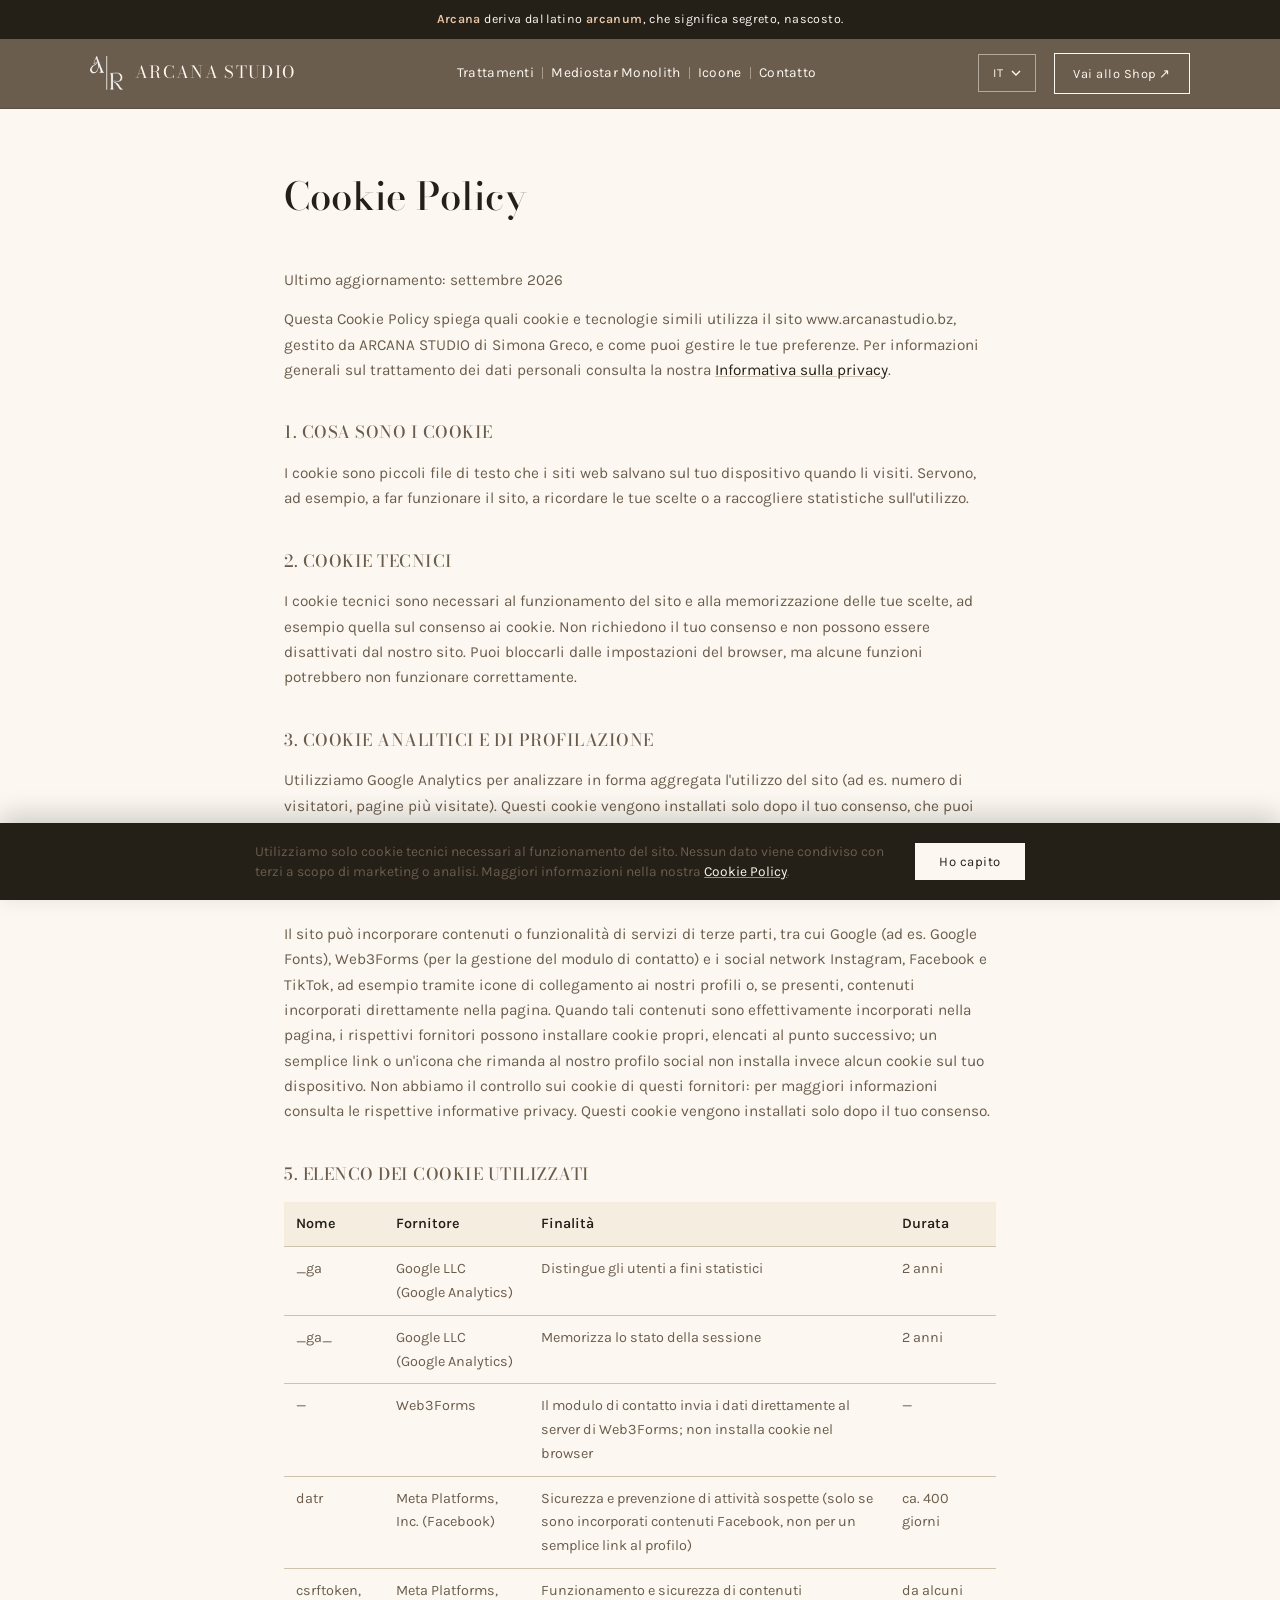
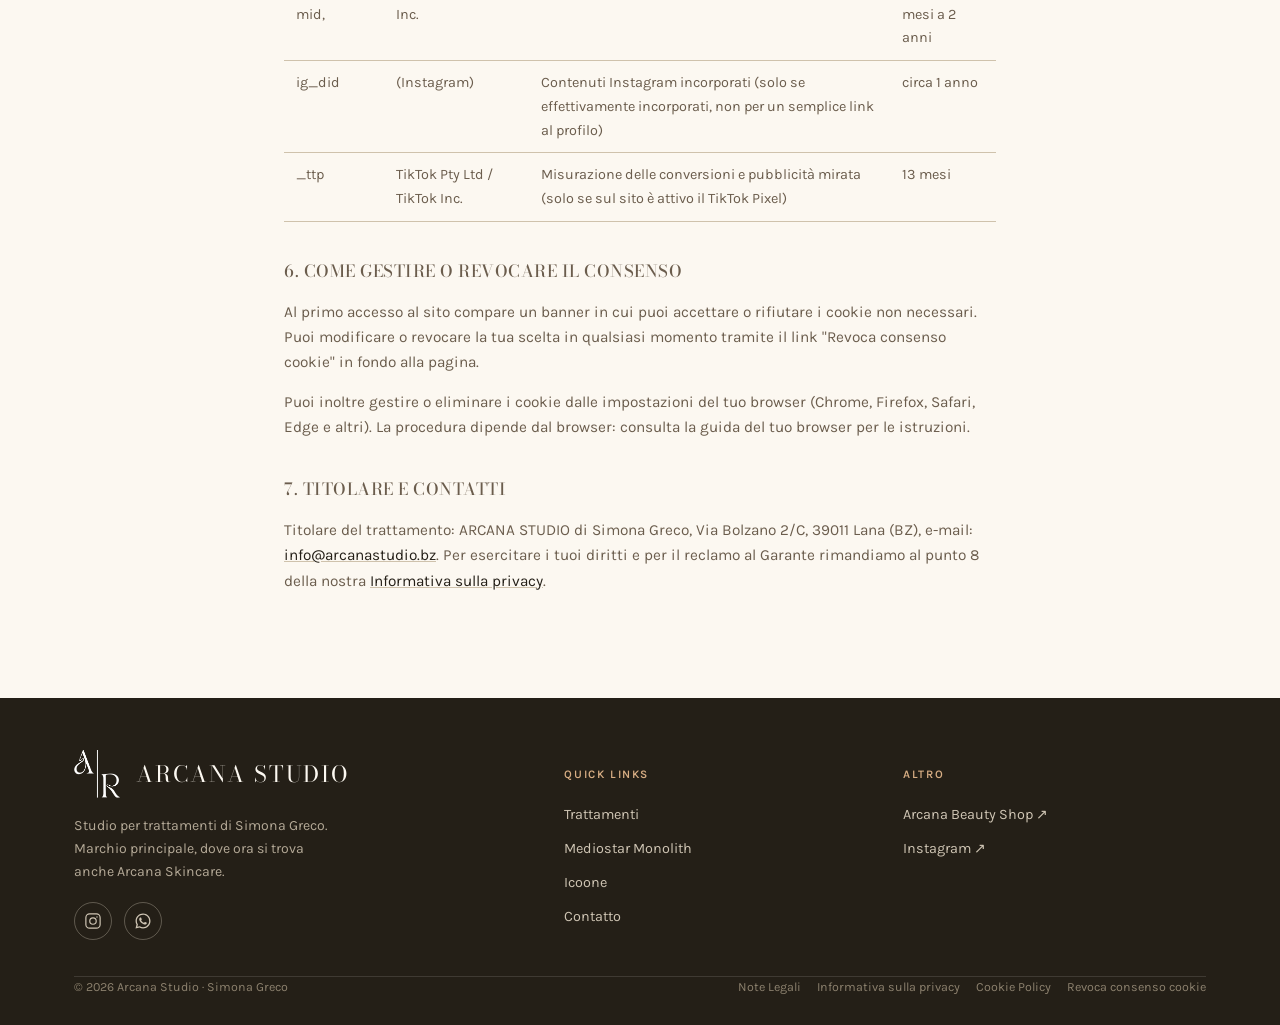
<file: cookie.html>
<!DOCTYPE html>
<html lang="it">
<head>
<script>(function(){if('scrollRestoration' in history){history.scrollRestoration='manual';}var frames=0;function toTop(){window.scrollTo(0,0);frames++;if(frames<20){requestAnimationFrame(toTop);}}toTop();window.addEventListener('pageshow',function(){frames=0;toTop();});})();</script>
<meta charset="UTF-8">
<meta name="viewport" content="width=device-width, initial-scale=1.0">
<link rel="icon" type="image/png" href="assets/favicon-black.png" media="(prefers-color-scheme: light)">
<link rel="icon" type="image/png" href="assets/favicon-white.png" media="(prefers-color-scheme: dark)">
<link rel="icon" href="favicon.ico" sizes="any">
<title>Cookie Policy — Arcana Studio</title>
<link rel="stylesheet" href="assets/fonts.css">
<style>
  :root{
    --cream:#FCF8F1;
    --cream-deep:#F4EDE0;
    --ink:#241F17;
    --taupe:#6B5D4D;
    --terracotta:#6B5D4D;
    --line:#E3D9C8;
    --line-strong:#CFC2AC;
    --max:760px;
  }
  *{box-sizing:border-box;}
  body{
    margin:0;
    background:var(--cream);
    color:var(--ink);
    font-family:'Karla', -apple-system, sans-serif;
    font-size:16px;
    line-height:1.65;
    -webkit-font-smoothing:antialiased;
  }
  a{color:inherit;}
  h1,h2{
    font-family:'Bodoni Moda', Georgia, serif;
    font-weight:500;
    margin:0;
  }
  img{max-width:100%;display:block;}
  .rule{
    width:1px;height:0.9em;background:currentColor;opacity:0.35;
    display:inline-block;margin:0 0.6em;vertical-align:middle;
  }

  /* ---------- draft banner ---------- */
  .draft-banner{
    background:var(--ink);color:var(--cream);text-align:center;
    font-size:0.78rem;letter-spacing:0.03em;padding:9px 16px;
  }
  .draft-banner strong{color:#E9C6A8;font-weight:600;}

  /* ---------- nav ---------- */
  header{
    position:sticky;top:0;z-index:40;
    background:var(--taupe);
    border-bottom:1px solid rgba(0,0,0,0.15);
  }
  nav.wrap{
    display:grid;grid-template-columns:auto 1fr auto;align-items:center;
    gap:14px 24px;padding-block:14px;
    max-width:1180px;margin:0 auto;padding-inline:24px;
  }
  @media (min-width:640px){ nav.wrap{padding-inline:40px;} }
  .brand{display:flex;align-items:center;gap:12px;text-decoration:none;color:var(--cream);justify-self:start;}
  .brand img{height:34px;width:auto;}
  .brand-word{font-family:'Bodoni Moda',serif;font-size:1.05rem;letter-spacing:0.08em;text-transform:uppercase;}
  .nav-right{display:flex;align-items:center;gap:18px;flex-wrap:wrap;justify-self:end;}
  .nav-links{
    display:none;align-items:center;justify-self:center;
    font-size:0.86rem;letter-spacing:0.02em;color:var(--cream);
  }
  .nav-links .rule{opacity:0.4;}
  .nav-links a{text-decoration:none;padding:6px 0;border-bottom:1px solid transparent;color:var(--cream);}
  .nav-links a:hover{border-color:#E9C6A8;}
  @media (min-width:860px){ .nav-links{display:flex;} }
  .nav-toggle{
    display:none;
    background:none;border:1px solid rgba(252,248,241,0.5);
    width:38px;height:38px;flex-shrink:0;
    align-items:center;justify-content:center;
    cursor:pointer;position:relative;
  }
  .nav-toggle span{
    display:block;width:18px;height:2px;background:var(--cream);
    position:relative;transition:background 0.15s;
  }
  .nav-toggle span::before,.nav-toggle span::after{
    content:'';position:absolute;left:0;width:18px;height:2px;background:var(--cream);
    transition:transform 0.15s;
  }
  .nav-toggle span::before{top:-6px;}
  .nav-toggle span::after{top:6px;}
  .nav-toggle[aria-expanded="true"] span{background:transparent;}
  .nav-toggle[aria-expanded="true"] span::before{transform:translateY(6px) rotate(45deg);}
  .nav-toggle[aria-expanded="true"] span::after{transform:translateY(-6px) rotate(-45deg);}
  @media (max-width:859px){
    nav.wrap{position:relative;}
    .nav-toggle{display:inline-flex;}
    .nav-cta{display:none;}
    .nav-links{
      display:none;
      position:absolute;top:100%;right:0;
      flex-direction:column;align-items:stretch;
      background:var(--taupe);
      min-width:220px;
      padding:0;
      box-shadow:0 16px 30px rgba(0,0,0,0.18);
      z-index:50;
    }
    .nav-links.is-open{display:flex;}
    .nav-links .rule{display:none;}
    .nav-links a{padding:14px 24px;border-bottom:1px solid rgba(252,248,241,0.15);text-align:left;}
    .nav-links a:last-child{border-bottom:none;}
  }

  .lang-switch{position:relative;}
  .lang-toggle{
    display:flex;align-items:center;gap:8px;
    background:none;border:1px solid rgba(252,248,241,0.5);color:var(--cream);
    padding:8px 14px;font:inherit;font-family:'Karla',sans-serif;
    font-size:0.76rem;letter-spacing:0.06em;text-transform:uppercase;
    cursor:pointer;transition:border-color 0.15s;
  }
  .lang-toggle:hover{border-color:var(--cream);}
  .lang-toggle svg{flex-shrink:0;transition:transform 0.15s;}
  .lang-toggle[aria-expanded="true"] svg{transform:rotate(180deg);}
  .lang-menu{
    position:absolute;top:calc(100% + 10px);right:0;
    display:flex;flex-direction:column;
    background:var(--cream);border:1px solid var(--line-strong);
    min-width:170px;box-shadow:0 14px 30px rgba(36,31,23,0.2);z-index:60;
  }
  .lang-menu[hidden]{display:none;}
  .lang-option{
    background:none;border:none;text-align:left;padding:11px 16px;
    font:inherit;font-family:'Karla',sans-serif;font-size:0.88rem;
    color:var(--ink);cursor:pointer;border-bottom:1px solid var(--line);
  }
  .lang-option:last-child{border-bottom:none;}
  .lang-option:hover{background:var(--cream-deep);}
  .lang-option.is-active{font-weight:700;color:var(--terracotta);}

  .nav-cta{
    border:1px solid var(--cream);color:var(--cream);padding:9px 18px;
    font-size:0.8rem;letter-spacing:0.04em;text-decoration:none;white-space:nowrap;
    transition:background 0.15s, color 0.15s;
  }
  .nav-cta:hover{background:var(--cream);color:var(--taupe);}

  .wrap{max-width:var(--max);margin:0 auto;padding:56px 24px 90px;}
  h1{font-size:clamp(1.8rem,4vw,2.4rem);margin-bottom:40px;}
  h2{font-size:1.05rem;text-transform:uppercase;letter-spacing:0.03em;margin-top:36px;margin-bottom:14px;color:var(--terracotta);}
  p{color:var(--taupe);font-size:0.96rem;margin:0 0 14px;}
  p a{color:var(--ink);text-decoration-color:var(--line-strong);}
  p a:hover{color:var(--terracotta);}
  table{border-collapse:collapse;width:100%;margin:0 0 14px;font-size:0.9rem;}
  th,td{text-align:left;padding:10px 12px;border-bottom:1px solid var(--line-strong);color:var(--taupe);vertical-align:top;}
  th{color:var(--ink);font-weight:600;background:var(--cream-deep);}

  footer{background:var(--ink);color:#CFC5B4;padding-block:52px 28px;}
  .cookie-banner{position:fixed;left:0;right:0;bottom:0;z-index:200;background:var(--ink);color:#CFC5B4;padding:18px 24px;display:flex;align-items:center;justify-content:center;gap:20px;flex-wrap:wrap;box-shadow:0 -8px 24px rgba(0,0,0,0.18);}
  .cookie-banner[hidden]{display:none;}
  .cookie-banner p{margin:0;font-size:0.86rem;max-width:640px;line-height:1.5;}
  .cookie-banner p a{color:var(--cream);text-decoration:underline;text-decoration-color:rgba(252,248,241,0.5);}
  .cookie-banner p a:hover{text-decoration-color:var(--cream);}
  .cookie-banner-btn{background:var(--cream);color:var(--ink);border:none;padding:11px 24px;font-size:0.82rem;letter-spacing:0.04em;cursor:pointer;white-space:nowrap;flex-shrink:0;font-family:'Karla',-apple-system,sans-serif;transition:background 0.15s;}
  .cookie-banner-btn:hover{background:#E9C6A8;}
  footer .wrap{max-width:1180px;padding-top:0;padding-bottom:0;}
  .foot-grid{
    display:grid;grid-template-columns:1fr;gap:36px;
    padding-bottom:36px;border-bottom:1px solid rgba(255,255,255,0.12);
  }
  @media (min-width:760px){
    .foot-grid{grid-template-columns:1.2fr 0.8fr 0.8fr;}
  }
  .foot-brand-top{display:flex;align-items:center;gap:16px;margin-bottom:16px;}
  .foot-brand img{height:48px;width:auto;}
  .foot-brand-word{font-family:'Bodoni Moda',serif;font-size:1.4rem;letter-spacing:0.08em;text-transform:uppercase;color:var(--cream);}
  .foot-brand p{max-width:34ch;font-size:0.88rem;color:#B4A997;}
  .foot-social{display:flex;gap:12px;margin-top:18px;}
  .foot-social a{
    width:38px;height:38px;border-radius:50%;
    border:1px solid rgba(207,197,180,0.35);
    display:flex;align-items:center;justify-content:center;
    color:#CFC5B4;transition:border-color 0.15s,color 0.15s;
  }
  .foot-social a:hover{color:#fff;border-color:#fff;}
  .foot-social svg{width:18px;height:18px;}
  .foot-col h4{
    font-size:0.72rem;letter-spacing:0.14em;text-transform:uppercase;
    color:#D8AE84;margin-bottom:14px;font-family:'Karla',sans-serif;font-weight:600;
  }
  .foot-col a{display:block;text-decoration:none;color:#CFC5B4;font-size:0.9rem;padding-block:5px;}
  .foot-col a:hover{color:#fff;}
  .foot-bottom{
    display:flex;flex-wrap:wrap;justify-content:space-between;gap:10px;
    padding-top:22px;font-size:0.78rem;color:#8C816E;
  }
  .foot-legal{display:flex;flex-wrap:wrap;gap:16px;}
  .foot-legal a{color:#8C816E;text-decoration:none;}
  .foot-legal a:hover{color:#CFC5B4;}
</style>
</head>
<body>
<div class="draft-banner" data-i18n="banner">
  <strong>Arcana</strong> deriva dal latino <strong>arcanum</strong>, che significa segreto, nascosto.
</div>

<header>
  <nav class="wrap">
    <a class="brand" href="index.html">
      <img src="assets/logo-bianco.png" alt="Arcana Studio Logo">
      <span class="brand-word">Arcana Studio</span>
    </a>
    <div class="nav-links">
      <a href="behandlungen.html" data-i18n="nav.behandlungen">Trattamenti</a><span class="rule"></span>
      <a href="mediostar.html" data-i18n="nav.mediostar">Mediostar Monolith</a><span class="rule"></span>
      <a href="icoone.html" data-i18n="nav.icoone">Icoone</a><span class="rule"></span>
      <a href="kontakt.html" data-i18n="nav.kontakt">Contatti</a>
    </div>
    <div class="nav-right">
      <div class="lang-switch">
        <button type="button" class="lang-toggle" id="lang-toggle" aria-haspopup="true" aria-expanded="false">
          <span class="lang-current">IT</span>
          <svg width="10" height="6" viewBox="0 0 10 6" fill="none"><path d="M1 1L5 5L9 1" stroke="currentColor" stroke-width="1.4"/></svg>
        </button>
        <div class="lang-menu" id="lang-menu" hidden>
          <button type="button" class="lang-option" data-lang="it">Italiano</button>
          <button type="button" class="lang-option" data-lang="de">Deutsch</button>
          <button type="button" class="lang-option" data-lang="en">English</button>
          <button type="button" class="lang-option" data-lang="es">Español</button>
          <button type="button" class="lang-option" data-lang="fr">Français</button>
        </div>
      </div>
      <button type="button" class="nav-toggle" id="nav-toggle" aria-label="Menu" aria-haspopup="true" aria-expanded="false"><span></span></button>
      <a class="nav-cta" href="https://www.arcanabeautyshop.com" target="_blank" rel="noopener" data-i18n="nav.shop">Vai allo Shop ↗</a>
    </div>
  </nav>
</header>
<div class="wrap">
  <h1 data-i18n="cookie.h1">Cookie Policy</h1>
  <p class="updated" data-i18n="cookie.updated">Ultimo aggiornamento: settembre 2026</p>

  <p data-i18n="cookie.intro">Questa Cookie Policy spiega quali cookie e tecnologie simili utilizza il sito www.arcanastudio.bz, gestito da ARCANA STUDIO di Simona Greco, e come puoi gestire le tue preferenze. Per informazioni generali sul trattamento dei dati personali consulta la nostra <a href="privacy.html">Informativa sulla privacy</a>.</p>

  <h2 data-i18n="cookie.s1.h2">1. Cosa sono i cookie</h2>
  <p data-i18n="cookie.s1.p">I cookie sono piccoli file di testo che i siti web salvano sul tuo dispositivo quando li visiti. Servono, ad esempio, a far funzionare il sito, a ricordare le tue scelte o a raccogliere statistiche sull'utilizzo.</p>

  <h2 data-i18n="cookie.s2.h2">2. Cookie tecnici</h2>
  <p data-i18n="cookie.s2.p">I cookie tecnici sono necessari al funzionamento del sito e alla memorizzazione delle tue scelte, ad esempio quella sul consenso ai cookie. Non richiedono il tuo consenso e non possono essere disattivati dal nostro sito. Puoi bloccarli dalle impostazioni del browser, ma alcune funzioni potrebbero non funzionare correttamente.</p>

  <h2 data-i18n="cookie.s3.h2">3. Cookie analitici e di profilazione</h2>
  <p data-i18n="cookie.s3.p">Utilizziamo Google Analytics per analizzare in forma aggregata l'utilizzo del sito (ad es. numero di visitatori, pagine più visitate). Questi cookie vengono installati solo dopo il tuo consenso, che puoi revocare in qualsiasi momento.</p>

  <h2 data-i18n="cookie.s4.h2">4. Cookie di terze parti</h2>
  <p data-i18n="cookie.s4.p">Il sito può incorporare contenuti o funzionalità di servizi di terze parti, tra cui Google (ad es. Google Fonts), Web3Forms (per la gestione del modulo di contatto) e i social network Instagram, Facebook e TikTok, ad esempio tramite icone di collegamento ai nostri profili o, se presenti, contenuti incorporati direttamente nella pagina. Quando tali contenuti sono effettivamente incorporati nella pagina, i rispettivi fornitori possono installare cookie propri, elencati al punto successivo; un semplice link o un'icona che rimanda al nostro profilo social non installa invece alcun cookie sul tuo dispositivo. Non abbiamo il controllo sui cookie di questi fornitori: per maggiori informazioni consulta le rispettive informative privacy. Questi cookie vengono installati solo dopo il tuo consenso.</p>

  <h2 data-i18n="cookie.s5.h2">5. Elenco dei cookie utilizzati</h2>
  <table>
    <tr><th data-i18n="cookie.table.th1">Nome</th><th data-i18n="cookie.table.th2">Fornitore</th><th data-i18n="cookie.table.th3">Finalità</th><th data-i18n="cookie.table.th4">Durata</th></tr>
    <tr><td data-i18n="cookie.table.r1c1">_ga</td><td data-i18n="cookie.table.r1c2">Google LLC (Google Analytics)</td><td data-i18n="cookie.table.r1c3">Distingue gli utenti a fini statistici</td><td data-i18n="cookie.table.r1c4">2 anni</td></tr>
    <tr><td data-i18n="cookie.table.r2c1">_ga_<ID proprietà></td><td data-i18n="cookie.table.r2c2">Google LLC (Google Analytics)</td><td data-i18n="cookie.table.r2c3">Memorizza lo stato della sessione</td><td data-i18n="cookie.table.r2c4">2 anni</td></tr>
    <tr><td data-i18n="cookie.table.r3c1">—</td><td data-i18n="cookie.table.r3c2">Web3Forms</td><td data-i18n="cookie.table.r3c3">Il modulo di contatto invia i dati direttamente al server di Web3Forms; non installa cookie nel browser</td><td data-i18n="cookie.table.r3c4">—</td></tr>
    <tr><td data-i18n="cookie.table.r4c1">datr</td><td data-i18n="cookie.table.r4c2">Meta Platforms, Inc. (Facebook)</td><td data-i18n="cookie.table.r4c3">Sicurezza e prevenzione di attività sospette (solo se sono incorporati contenuti Facebook, non per un semplice link al profilo)</td><td data-i18n="cookie.table.r4c4">ca. 400 giorni</td></tr>
    <tr><td data-i18n="cookie.table.r5c1">csrftoken, mid,</td><td data-i18n="cookie.table.r5c2">Meta Platforms, Inc.</td><td data-i18n="cookie.table.r5c3">Funzionamento e sicurezza di contenuti</td><td data-i18n="cookie.table.r5c4">da alcuni mesi a 2 anni</td></tr>
    <tr><td data-i18n="cookie.table.r6c1">ig_did</td><td data-i18n="cookie.table.r6c2">(Instagram)</td><td data-i18n="cookie.table.r6c3">Contenuti Instagram incorporati (solo se effettivamente incorporati, non per un semplice link al profilo)</td><td data-i18n="cookie.table.r6c4">circa 1 anno</td></tr>
    <tr><td data-i18n="cookie.table.r7c1">_ttp</td><td data-i18n="cookie.table.r7c2">TikTok Pty Ltd / TikTok Inc.</td><td data-i18n="cookie.table.r7c3">Misurazione delle conversioni e pubblicità mirata (solo se sul sito è attivo il TikTok Pixel)</td><td data-i18n="cookie.table.r7c4">13 mesi</td></tr>
  </table>

  <h2 data-i18n="cookie.s6.h2">6. Come gestire o revocare il consenso</h2>
  <p data-i18n="cookie.s6.p1">Al primo accesso al sito compare un banner in cui puoi accettare o rifiutare i cookie non necessari. Puoi modificare o revocare la tua scelta in qualsiasi momento tramite il link "Revoca consenso cookie" in fondo alla pagina.</p>
  <p data-i18n="cookie.s6.p2">Puoi inoltre gestire o eliminare i cookie dalle impostazioni del tuo browser (Chrome, Firefox, Safari, Edge e altri). La procedura dipende dal browser: consulta la guida del tuo browser per le istruzioni.</p>

  <h2 data-i18n="cookie.s7.h2">7. Titolare e contatti</h2>
  <p data-i18n="cookie.s7.p">Titolare del trattamento: ARCANA STUDIO di Simona Greco, Via Bolzano 2/C, 39011 Lana (BZ), e-mail: <a href="mailto:info@arcanastudio.bz">info@arcanastudio.bz</a>. Per esercitare i tuoi diritti e per il reclamo al Garante rimandiamo al punto 8 della nostra <a href="privacy.html">Informativa sulla privacy</a>.</p></div>


<footer>
  <div class="wrap">
    <div class="foot-grid">
      <div class="foot-brand">
        <div class="foot-brand-top">
          <img src="assets/logo-bianco.png" alt="Arcana Studio">
          <span class="foot-brand-word">Arcana Studio</span>
        </div>
        <p data-i18n="footer.tagline">Studio für Behandlungen von Simona Greco. Hauptmarke, bei der es jetzt auch Arcana Skincare gibt.</p>
        <div class="foot-social">
          <a href="https://www.instagram.com/arcanasimonagreco/" target="_blank" rel="noopener" aria-label="Instagram">
            <svg viewBox="0 0 24 24" fill="none" stroke="currentColor" stroke-width="1.6"><rect x="2.5" y="2.5" width="19" height="19" rx="5"/><circle cx="12" cy="12" r="4.3"/><circle cx="17.3" cy="6.7" r="0.9" fill="currentColor" stroke="none"/></svg>
          </a>
          <a href="https://wa.me/393441712506" target="_blank" rel="noopener" aria-label="WhatsApp">
            <svg viewBox="0 0 24 24" fill="currentColor"><path d="M12.04 2c-5.5 0-9.96 4.46-9.96 9.96 0 1.76.46 3.4 1.26 4.83L2 22l5.36-1.31a9.9 9.9 0 0 0 4.68 1.19h.004c5.5 0 9.96-4.46 9.96-9.96S17.54 2 12.04 2zm0 18.2h-.003a8.2 8.2 0 0 1-4.19-1.15l-.3-.18-3.12.76.84-3.03-.2-.31a8.18 8.18 0 0 1-1.26-4.36c0-4.52 3.68-8.2 8.22-8.2 2.2 0 4.26.86 5.82 2.41a8.15 8.15 0 0 1 2.41 5.8c0 4.53-3.69 8.26-8.2 8.26zm4.5-6.16c-.25-.12-1.46-.72-1.69-.8-.23-.08-.39-.12-.56.12-.17.25-.64.8-.78.96-.14.17-.29.19-.53.06-.25-.12-1.05-.39-2-1.23-.74-.66-1.24-1.48-1.39-1.72-.14-.25-.02-.38.11-.51.11-.11.25-.29.37-.43.12-.14.16-.25.25-.41.08-.17.04-.31-.02-.43-.06-.12-.56-1.35-.77-1.85-.2-.48-.41-.42-.56-.43h-.48c-.17 0-.43.06-.66.31s-.87.85-.87 2.08.89 2.42 1.02 2.59c.12.17 1.75 2.67 4.24 3.74.59.26 1.05.41 1.41.52.59.19 1.13.16 1.56.1.48-.07 1.46-.6 1.66-1.17.21-.58.21-1.08.14-1.18-.06-.1-.23-.16-.48-.28z"/></svg>
          </a>
        </div>
      </div>
      <div class="foot-col">
        <h4 data-i18n="footer.quickLinks">Quick Links</h4>
        <a href="behandlungen.html" data-i18n="nav.behandlungen">Behandlungen</a>
        <a href="mediostar.html" data-i18n="nav.mediostar">Mediostar Monolith</a>
        <a href="icoone.html" data-i18n="nav.icoone">Icoone</a>
        <a href="kontakt.html" data-i18n="nav.kontakt">Kontakt</a>
      </div>
      <div class="foot-col">
        <h4 data-i18n="footer.moreHeading">Mehr</h4>
        <a href="https://www.arcanabeautyshop.com" target="_blank" rel="noopener" data-i18n="footer.linkShop">Arcana Beauty Shop ↗</a>
        <a href="https://www.instagram.com/arcanasimonagreco/" target="_blank" rel="noopener" data-i18n="footer.linkInstagram">Instagram ↗</a>
      </div>
    </div>
    <div class="wrap foot-bottom" style="padding-left:0;padding-right:0;">
      <span data-i18n="footer.copyright">© 2026 Arcana Studio · Simona Greco</span>
      <div class="foot-legal">
        <a href="impressum.html" data-i18n="footer.legalNotice">Impressum</a>
        <a href="privacy.html" data-i18n="footer.privacyPolicy">Datenschutz</a>
        <a href="cookie.html" data-i18n="footer.cookiePolicy">Cookies</a>
        <a href="#" id="cookie-settings-link" data-i18n="footer.cookieSettings">Cookie-Einwilligung widerrufen</a>
      </div>
    </div>
  </div>
</footer>

<div class="cookie-banner" id="cookie-banner" hidden>
  <p data-i18n="cookiebanner.text">Utilizziamo solo cookie tecnici necessari al funzionamento del sito. Nessun dato viene condiviso con terzi a scopo di marketing o analisi. Maggiori informazioni nella nostra <a href="cookie.html">Cookie Policy</a>.</p>
  <button type="button" class="cookie-banner-btn" id="cookie-accept" data-i18n="cookiebanner.accept">Ho capito</button>
</div>

<script>
  var translations = {
    de: {
      "banner": '<strong>Arcana</strong> kommt vom lateinischen <strong>arcanum</strong> — das Geheimnis, das Verborgene.',
      "nav.behandlungen":"Behandlungen","nav.mediostar":"Mediostar Monolith","nav.icoone":"Icoone","nav.kontakt":"Kontakt","nav.shop":"Zum Shop ↗",
      "footer.tagline":"Studio für Behandlungen von Simona Greco. Hauptmarke, bei der es jetzt auch Arcana Skincare gibt.",
      "footer.studioHeading":"Studio","footer.quickLinks":"Quick Links","footer.linkAbout":"Über uns","footer.linkTreatments":"Behandlungen","footer.linkClass":"Simona Greco","footer.linkContact":"Kontakt",
      "footer.moreHeading":"Mehr","footer.linkShop":"Arcana Beauty Shop ↗","footer.linkInstagram":"Instagram ↗",
      "footer.copyright":"© 2026 Arcana Studio · Simona Greco",
      "footer.legalNotice":"Impressum","footer.privacyPolicy":"Datenschutz","footer.cookiePolicy":"Cookies","footer.cookieSettings":"Cookie-Einwilligung widerrufen","cookiebanner.text":"Wir verwenden ausschließlich technisch notwendige Cookies für den Betrieb dieser Website. Es werden keine Daten zu Marketing- oder Analysezwecken an Dritte weitergegeben. Mehr dazu in unserer <a href=\"cookie.html\">Cookie-Richtlinie</a>.","cookiebanner.accept":"Verstanden",
      "cookie.h1":"Cookie-Richtlinie","cookie.updated":"Letzte Aktualisierung: September 2026","cookie.intro":"Diese Cookie-Richtlinie erklärt, welche Cookies und ähnlichen Technologien die Website www.arcanastudio.bz von ARCANA STUDIO di Simona Greco verwendet und wie du deine Einstellungen verwalten kannst. Allgemeine Informationen zur Verarbeitung personenbezogener Daten findest du in unserer <a href=\"privacy.html\">Datenschutzerklärung</a>.","cookie.s1.h2":"1. Was sind Cookies","cookie.s1.p":"Cookies sind kleine Textdateien, die Websites beim Besuch auf deinem Gerät speichern. Sie dienen zum Beispiel dazu, die Website zum Laufen zu bringen, deine Entscheidungen zu merken oder Nutzungsstatistiken zu erfassen.","cookie.s2.h2":"2. Technische Cookies","cookie.s2.p":"Technische Cookies sind für den Betrieb der Website und die Speicherung deiner Entscheidungen erforderlich, zum Beispiel deiner Cookie-Einwilligung. Sie erfordern keine Einwilligung und können auf unserer Website nicht deaktiviert werden. Du kannst sie über die Browser-Einstellungen blockieren, allerdings könnten dann einige Funktionen nicht mehr richtig funktionieren.","cookie.s3.h2":"3. Analyse- und Profiling-Cookies","cookie.s3.p":"Wir verwenden Google Analytics, um die Nutzung der Website in aggregierter Form zu analysieren (z. B. Besucherzahl, meistbesuchte Seiten). Diese Cookies werden erst nach deiner Einwilligung installiert, die du jederzeit widerrufen kannst.","cookie.s4.h2":"4. Cookies Dritter","cookie.s4.p":"Die Website kann Inhalte oder Funktionen von Drittanbietern einbinden, darunter Google (z. B. Google Fonts), Web3Forms (für die Verwaltung des Kontaktformulars) sowie die sozialen Netzwerke Instagram, Facebook und TikTok, etwa über Verknüpfungs-Icons zu unseren Profilen oder, sofern vorhanden, direkt in die Seite eingebettete Inhalte. Wenn solche Inhalte tatsächlich eingebettet sind, können die jeweiligen Anbieter eigene Cookies setzen, die im nächsten Punkt aufgeführt sind; ein einfacher Link oder ein Icon, das auf unser Social-Media-Profil verweist, installiert dagegen keine Cookies auf deinem Gerät. Wir haben keine Kontrolle über die Cookies dieser Anbieter: weitere Informationen findest du in deren jeweiligen Datenschutzerklärungen. Diese Cookies werden erst nach deiner Einwilligung installiert.","cookie.s5.h2":"5. Liste der verwendeten Cookies","cookie.table.th1":"Name","cookie.table.th2":"Anbieter","cookie.table.th3":"Zweck","cookie.table.th4":"Speicherdauer","cookie.table.r1c1":"_ga","cookie.table.r1c2":"Google LLC (Google Analytics)","cookie.table.r1c3":"Unterscheidet Nutzer zu statistischen Zwecken","cookie.table.r1c4":"2 Jahre","cookie.table.r2c1":"_ga_<Property-ID>","cookie.table.r2c2":"Google LLC (Google Analytics)","cookie.table.r2c3":"Speichert den Sitzungsstatus","cookie.table.r2c4":"2 Jahre","cookie.table.r3c1":"—","cookie.table.r3c2":"Web3Forms","cookie.table.r3c3":"Das Kontaktformular sendet die Daten direkt an den Server von Web3Forms; es installiert keine Cookies im Browser","cookie.table.r3c4":"—","cookie.table.r4c1":"datr","cookie.table.r4c2":"Meta Platforms, Inc. (Facebook)","cookie.table.r4c3":"Sicherheit und Erkennung verdächtiger Aktivitäten (nur wenn Facebook-Inhalte eingebettet sind, nicht bei einem einfachen Profil-Link)","cookie.table.r4c4":"ca. 400 Tage","cookie.table.r5c1":"csrftoken, mid,","cookie.table.r5c2":"Meta Platforms, Inc.","cookie.table.r5c3":"Funktionsweise und Sicherheit von Inhalten","cookie.table.r5c4":"einige Monate bis 2 Jahre","cookie.table.r6c1":"ig_did","cookie.table.r6c2":"(Instagram)","cookie.table.r6c3":"Eingebettete Instagram-Inhalte (nur wenn tatsächlich eingebettet, nicht bei einem einfachen Profil-Link)","cookie.table.r6c4":"ca. 1 Jahr","cookie.table.r7c1":"_ttp","cookie.table.r7c2":"TikTok Pty Ltd / TikTok Inc.","cookie.table.r7c3":"Messung von Conversions und gezielter Werbung (nur wenn auf der Website das TikTok-Pixel aktiv ist)","cookie.table.r7c4":"13 Monate","cookie.s6.h2":"6. Einwilligung verwalten oder widerrufen","cookie.s6.p1":"Beim ersten Aufruf der Website erscheint ein Banner, in dem du nicht notwendige Cookies akzeptieren oder ablehnen kannst. Du kannst deine Wahl jederzeit über den Link \"Cookie-Einwilligung widerrufen\" am Seitenende ändern oder widerrufen.","cookie.s6.p2":"Du kannst Cookies außerdem über die Einstellungen deines Browsers (Chrome, Firefox, Safari, Edge u. a.) verwalten oder löschen. Das Vorgehen hängt vom Browser ab: Details findest du in der Hilfe deines Browsers.","cookie.s7.h2":"7. Verantwortlicher und Kontakt","cookie.s7.p":"Verantwortlicher für die Datenverarbeitung: ARCANA STUDIO di Simona Greco, Via Bolzano 2/C, 39011 Lana (BZ), E-Mail: <a href=\"mailto:info@arcanastudio.bz\">info@arcanastudio.bz</a>. Zur Ausübung deiner Rechte und für eine Beschwerde bei der Aufsichtsbehörde verweisen wir auf Punkt 8 unserer <a href=\"privacy.html\">Datenschutzerklärung</a>."
    },
    it: {
      "banner": '<strong>Arcana</strong> deriva dal latino <strong>arcanum</strong>, che significa segreto, nascosto.',
      "nav.behandlungen":"Trattamenti","nav.mediostar":"Mediostar Monolith","nav.icoone":"Icoone","nav.kontakt":"Contatto","nav.shop":"Vai allo Shop ↗",
      "footer.tagline":"Studio per trattamenti di Simona Greco. Marchio principale, dove ora si trova anche Arcana Skincare.",
      "footer.studioHeading":"Studio","footer.quickLinks":"Quick Links","footer.linkAbout":"Chi siamo","footer.linkTreatments":"Trattamenti","footer.linkClass":"Simona Greco","footer.linkContact":"Contatto",
      "footer.moreHeading":"Altro","footer.linkShop":"Arcana Beauty Shop ↗","footer.linkInstagram":"Instagram ↗",
      "footer.copyright":"© 2026 Arcana Studio · Simona Greco",
      "footer.legalNotice":"Note Legali","footer.privacyPolicy":"Informativa sulla privacy","footer.cookiePolicy":"Cookie Policy","footer.cookieSettings":"Revoca consenso cookie","cookiebanner.text":"Utilizziamo solo cookie tecnici necessari al funzionamento del sito. Nessun dato viene condiviso con terzi a scopo di marketing o analisi. Maggiori informazioni nella nostra <a href=\"cookie.html\">Cookie Policy</a>.","cookiebanner.accept":"Ho capito",
      "cookie.h1":"Cookie Policy","cookie.updated":"Ultimo aggiornamento: settembre 2026","cookie.intro":"Questa Cookie Policy spiega quali cookie e tecnologie simili utilizza il sito www.arcanastudio.bz, gestito da ARCANA STUDIO di Simona Greco, e come puoi gestire le tue preferenze. Per informazioni generali sul trattamento dei dati personali consulta la nostra <a href=\"privacy.html\">Informativa sulla privacy</a>.","cookie.s1.h2":"1. Cosa sono i cookie","cookie.s1.p":"I cookie sono piccoli file di testo che i siti web salvano sul tuo dispositivo quando li visiti. Servono, ad esempio, a far funzionare il sito, a ricordare le tue scelte o a raccogliere statistiche sull'utilizzo.","cookie.s2.h2":"2. Cookie tecnici","cookie.s2.p":"I cookie tecnici sono necessari al funzionamento del sito e alla memorizzazione delle tue scelte, ad esempio quella sul consenso ai cookie. Non richiedono il tuo consenso e non possono essere disattivati dal nostro sito. Puoi bloccarli dalle impostazioni del browser, ma alcune funzioni potrebbero non funzionare correttamente.","cookie.s3.h2":"3. Cookie analitici e di profilazione","cookie.s3.p":"Utilizziamo Google Analytics per analizzare in forma aggregata l'utilizzo del sito (ad es. numero di visitatori, pagine più visitate). Questi cookie vengono installati solo dopo il tuo consenso, che puoi revocare in qualsiasi momento.","cookie.s4.h2":"4. Cookie di terze parti","cookie.s4.p":"Il sito può incorporare contenuti o funzionalità di servizi di terze parti, tra cui Google (ad es. Google Fonts), Web3Forms (per la gestione del modulo di contatto) e i social network Instagram, Facebook e TikTok, ad esempio tramite icone di collegamento ai nostri profili o, se presenti, contenuti incorporati direttamente nella pagina. Quando tali contenuti sono effettivamente incorporati nella pagina, i rispettivi fornitori possono installare cookie propri, elencati al punto successivo; un semplice link o un'icona che rimanda al nostro profilo social non installa invece alcun cookie sul tuo dispositivo. Non abbiamo il controllo sui cookie di questi fornitori: per maggiori informazioni consulta le rispettive informative privacy. Questi cookie vengono installati solo dopo il tuo consenso.","cookie.s5.h2":"5. Elenco dei cookie utilizzati","cookie.table.th1":"Nome","cookie.table.th2":"Fornitore","cookie.table.th3":"Finalità","cookie.table.th4":"Durata","cookie.table.r1c1":"_ga","cookie.table.r1c2":"Google LLC (Google Analytics)","cookie.table.r1c3":"Distingue gli utenti a fini statistici","cookie.table.r1c4":"2 anni","cookie.table.r2c1":"_ga_<ID proprietà>","cookie.table.r2c2":"Google LLC (Google Analytics)","cookie.table.r2c3":"Memorizza lo stato della sessione","cookie.table.r2c4":"2 anni","cookie.table.r3c1":"—","cookie.table.r3c2":"Web3Forms","cookie.table.r3c3":"Il modulo di contatto invia i dati direttamente al server di Web3Forms; non installa cookie nel browser","cookie.table.r3c4":"—","cookie.table.r4c1":"datr","cookie.table.r4c2":"Meta Platforms, Inc. (Facebook)","cookie.table.r4c3":"Sicurezza e prevenzione di attività sospette (solo se sono incorporati contenuti Facebook, non per un semplice link al profilo)","cookie.table.r4c4":"ca. 400 giorni","cookie.table.r5c1":"csrftoken, mid,","cookie.table.r5c2":"Meta Platforms, Inc.","cookie.table.r5c3":"Funzionamento e sicurezza di contenuti","cookie.table.r5c4":"da alcuni mesi a 2 anni","cookie.table.r6c1":"ig_did","cookie.table.r6c2":"(Instagram)","cookie.table.r6c3":"Contenuti Instagram incorporati (solo se effettivamente incorporati, non per un semplice link al profilo)","cookie.table.r6c4":"circa 1 anno","cookie.table.r7c1":"_ttp","cookie.table.r7c2":"TikTok Pty Ltd / TikTok Inc.","cookie.table.r7c3":"Misurazione delle conversioni e pubblicità mirata (solo se sul sito è attivo il TikTok Pixel)","cookie.table.r7c4":"13 mesi","cookie.s6.h2":"6. Come gestire o revocare il consenso","cookie.s6.p1":"Al primo accesso al sito compare un banner in cui puoi accettare o rifiutare i cookie non necessari. Puoi modificare o revocare la tua scelta in qualsiasi momento tramite il link \"Revoca consenso cookie\" in fondo alla pagina.","cookie.s6.p2":"Puoi inoltre gestire o eliminare i cookie dalle impostazioni del tuo browser (Chrome, Firefox, Safari, Edge e altri). La procedura dipende dal browser: consulta la guida del tuo browser per le istruzioni.","cookie.s7.h2":"7. Titolare e contatti","cookie.s7.p":"Titolare del trattamento: ARCANA STUDIO di Simona Greco, Via Bolzano 2/C, 39011 Lana (BZ), e-mail: <a href=\"mailto:info@arcanastudio.bz\">info@arcanastudio.bz</a>. Per esercitare i tuoi diritti e per il reclamo al Garante rimandiamo al punto 8 della nostra <a href=\"privacy.html\">Informativa sulla privacy</a>."
    },
    en: {
      "banner": '<strong>Arcana</strong> comes from the Latin <strong>arcanum</strong>, meaning secret, hidden.',
      "nav.behandlungen":"Treatments","nav.mediostar":"Mediostar Monolith","nav.icoone":"Icoone","nav.kontakt":"Contact","nav.shop":"Visit the Shop ↗",
      "footer.tagline":"Treatment studio by Simona Greco. The main brand, now also home to Arcana Skincare.",
      "footer.studioHeading":"Studio","footer.quickLinks":"Quick Links","footer.linkAbout":"About","footer.linkTreatments":"Treatments","footer.linkClass":"Simona Greco","footer.linkContact":"Contact",
      "footer.moreHeading":"More","footer.linkShop":"Arcana Beauty Shop ↗","footer.linkInstagram":"Instagram ↗",
      "footer.copyright":"© 2026 Arcana Studio · Simona Greco",
      "footer.legalNotice":"Legal Notice","footer.privacyPolicy":"Privacy Policy","footer.cookiePolicy":"Cookie Policy","footer.cookieSettings":"Withdraw cookie consent","cookiebanner.text":"We only use strictly necessary cookies to run this website. No data is shared with third parties for marketing or analytics purposes. More information in our <a href=\"cookie.html\">Cookie Policy</a>.","cookiebanner.accept":"Got it",
      "cookie.h1":"Cookie Policy","cookie.updated":"Last updated: September 2026","cookie.intro":"This Cookie Policy explains which cookies and similar technologies the website www.arcanastudio.bz, operated by ARCANA STUDIO di Simona Greco, uses and how you can manage your preferences. For general information on the processing of personal data, see our <a href=\"privacy.html\">Privacy Policy</a>.","cookie.s1.h2":"1. What cookies are","cookie.s1.p":"Cookies are small text files that websites save on your device when you visit them. They are used, for example, to make the website work, to remember your choices, or to collect usage statistics.","cookie.s2.h2":"2. Technical cookies","cookie.s2.p":"Technical cookies are necessary for the website to function and to store your choices, such as your cookie consent. They do not require your consent and cannot be disabled on our website. You can block them through your browser settings, but some features may then not work properly.","cookie.s3.h2":"3. Analytics and profiling cookies","cookie.s3.p":"We use Google Analytics to analyse website usage in aggregate form (e.g. number of visitors, most visited pages). These cookies are installed only after your consent, which you can withdraw at any time.","cookie.s4.h2":"4. Third-party cookies","cookie.s4.p":"The website may embed content or features from third-party services, including Google (e.g. Google Fonts), Web3Forms (to manage the contact form), and the social networks Instagram, Facebook and TikTok, for example through link icons to our profiles or, where present, content embedded directly in the page. When such content is actually embedded in the page, the respective providers may install their own cookies, listed in the next point; a simple link or icon pointing to our social profile, on the other hand, does not install any cookie on your device. We have no control over these providers' cookies: for more information, see their respective privacy policies. These cookies are installed only after your consent.","cookie.s5.h2":"5. List of cookies used","cookie.table.th1":"Name","cookie.table.th2":"Provider","cookie.table.th3":"Purpose","cookie.table.th4":"Duration","cookie.table.r1c1":"_ga","cookie.table.r1c2":"Google LLC (Google Analytics)","cookie.table.r1c3":"Distinguishes users for statistical purposes","cookie.table.r1c4":"2 years","cookie.table.r2c1":"_ga_<property ID>","cookie.table.r2c2":"Google LLC (Google Analytics)","cookie.table.r2c3":"Stores the session state","cookie.table.r2c4":"2 years","cookie.table.r3c1":"—","cookie.table.r3c2":"Web3Forms","cookie.table.r3c3":"The contact form sends data directly to the Web3Forms server; it does not install any cookie in the browser","cookie.table.r3c4":"—","cookie.table.r4c1":"datr","cookie.table.r4c2":"Meta Platforms, Inc. (Facebook)","cookie.table.r4c3":"Security and detection of suspicious activity (only if Facebook content is embedded, not for a simple profile link)","cookie.table.r4c4":"approx. 400 days","cookie.table.r5c1":"csrftoken, mid,","cookie.table.r5c2":"Meta Platforms, Inc.","cookie.table.r5c3":"Operation and security of content","cookie.table.r5c4":"a few months to 2 years","cookie.table.r6c1":"ig_did","cookie.table.r6c2":"(Instagram)","cookie.table.r6c3":"Embedded Instagram content (only if actually embedded, not for a simple profile link)","cookie.table.r6c4":"approx. 1 year","cookie.table.r7c1":"_ttp","cookie.table.r7c2":"TikTok Pty Ltd / TikTok Inc.","cookie.table.r7c3":"Conversion measurement and targeted advertising (only if the TikTok Pixel is active on the site)","cookie.table.r7c4":"13 months","cookie.s6.h2":"6. How to manage or withdraw consent","cookie.s6.p1":"When you first visit the website, a banner appears where you can accept or reject non-essential cookies. You can change or withdraw your choice at any time via the \"Withdraw cookie consent\" link at the bottom of the page.","cookie.s6.p2":"You can also manage or delete cookies through your browser settings (Chrome, Firefox, Safari, Edge and others). The procedure depends on the browser: see your browser's help for instructions.","cookie.s7.h2":"7. Data controller and contact","cookie.s7.p":"Data controller: ARCANA STUDIO di Simona Greco, Via Bolzano 2/C, 39011 Lana (BZ), Italy, email: <a href=\"mailto:info@arcanastudio.bz\">info@arcanastudio.bz</a>. To exercise your rights and to lodge a complaint with the supervisory authority, please see point 8 of our <a href=\"privacy.html\">Privacy Policy</a>."
    },
    fr: {
      "banner": '<strong>Arcana</strong> vient du latin <strong>arcanum</strong>, qui signifie secret, caché.',
      "nav.behandlungen":"Soins","nav.mediostar":"Mediostar Monolith","nav.icoone":"Icoone","nav.kontakt":"Contact","nav.shop":"Voir la boutique ↗",
      "footer.tagline":"Studio de soins de Simona Greco. Marque principale, où se trouve désormais aussi Arcana Skincare.",
      "footer.studioHeading":"Studio","footer.quickLinks":"Quick Links","footer.linkAbout":"À propos","footer.linkTreatments":"Soins","footer.linkClass":"Simona Greco","footer.linkContact":"Contact",
      "footer.moreHeading":"Plus","footer.linkShop":"Arcana Beauty Shop ↗","footer.linkInstagram":"Instagram ↗",
      "footer.copyright":"© 2026 Arcana Studio · Simona Greco",
      "footer.legalNotice":"Mentions légales","footer.privacyPolicy":"Confidentialité","footer.cookiePolicy":"Cookies","footer.cookieSettings":"Retirer le consentement aux cookies","cookiebanner.text":"Nous utilisons uniquement des cookies techniques nécessaires au fonctionnement du site. Aucune donnée n'est partagée avec des tiers à des fins de marketing ou d'analyse. Plus d'informations dans notre <a href=\"cookie.html\">Politique de cookies</a>.","cookiebanner.accept":"Compris",
      "cookie.h1":"Politique de cookies","cookie.updated":"Dernière mise à jour : septembre 2026","cookie.intro":"Cette politique de cookies explique quels cookies et technologies similaires le site www.arcanastudio.bz, géré par ARCANA STUDIO di Simona Greco, utilise et comment vous pouvez gérer vos préférences. Pour des informations générales sur le traitement des données personnelles, consultez notre <a href=\"privacy.html\">politique de confidentialité</a>.","cookie.s1.h2":"1. Que sont les cookies","cookie.s1.p":"Les cookies sont de petits fichiers texte que les sites web enregistrent sur votre appareil lorsque vous les visitez. Ils servent par exemple à faire fonctionner le site, à mémoriser vos choix ou à collecter des statistiques d'utilisation.","cookie.s2.h2":"2. Cookies techniques","cookie.s2.p":"Les cookies techniques sont nécessaires au fonctionnement du site et à la mémorisation de vos choix, comme votre consentement aux cookies. Ils ne nécessitent pas votre consentement et ne peuvent pas être désactivés sur notre site. Vous pouvez les bloquer depuis les paramètres de votre navigateur, mais certaines fonctionnalités pourraient alors ne plus fonctionner correctement.","cookie.s3.h2":"3. Cookies analytiques et de profilage","cookie.s3.p":"Nous utilisons Google Analytics pour analyser de manière agrégée l'utilisation du site (par ex. nombre de visiteurs, pages les plus visitées). Ces cookies ne sont installés qu'après votre consentement, que vous pouvez retirer à tout moment.","cookie.s4.h2":"4. Cookies tiers","cookie.s4.p":"Le site peut intégrer des contenus ou fonctionnalités de services tiers, notamment Google (par ex. Google Fonts), Web3Forms (pour la gestion du formulaire de contact) et les réseaux sociaux Instagram, Facebook et TikTok, par exemple via des icônes de lien vers nos profils ou, le cas échéant, du contenu intégré directement dans la page. Lorsque ce contenu est effectivement intégré dans la page, les fournisseurs respectifs peuvent installer leurs propres cookies, listés au point suivant ; un simple lien ou une icône renvoyant vers notre profil social n'installe en revanche aucun cookie sur votre appareil. Nous n'avons aucun contrôle sur les cookies de ces fournisseurs : pour plus d'informations, consultez leurs politiques de confidentialité respectives. Ces cookies ne sont installés qu'après votre consentement.","cookie.s5.h2":"5. Liste des cookies utilisés","cookie.table.th1":"Nom","cookie.table.th2":"Fournisseur","cookie.table.th3":"Finalité","cookie.table.th4":"Durée","cookie.table.r1c1":"_ga","cookie.table.r1c2":"Google LLC (Google Analytics)","cookie.table.r1c3":"Distingue les utilisateurs à des fins statistiques","cookie.table.r1c4":"2 ans","cookie.table.r2c1":"_ga_<ID propriété>","cookie.table.r2c2":"Google LLC (Google Analytics)","cookie.table.r2c3":"Mémorise l'état de la session","cookie.table.r2c4":"2 ans","cookie.table.r3c1":"—","cookie.table.r3c2":"Web3Forms","cookie.table.r3c3":"Le formulaire de contact envoie les données directement au serveur de Web3Forms ; il n'installe aucun cookie dans le navigateur","cookie.table.r3c4":"—","cookie.table.r4c1":"datr","cookie.table.r4c2":"Meta Platforms, Inc. (Facebook)","cookie.table.r4c3":"Sécurité et détection d'activités suspectes (uniquement si du contenu Facebook est intégré, pas pour un simple lien vers le profil)","cookie.table.r4c4":"env. 400 jours","cookie.table.r5c1":"csrftoken, mid,","cookie.table.r5c2":"Meta Platforms, Inc.","cookie.table.r5c3":"Fonctionnement et sécurité du contenu","cookie.table.r5c4":"de quelques mois à 2 ans","cookie.table.r6c1":"ig_did","cookie.table.r6c2":"(Instagram)","cookie.table.r6c3":"Contenu Instagram intégré (uniquement s'il est effectivement intégré, pas pour un simple lien vers le profil)","cookie.table.r6c4":"environ 1 an","cookie.table.r7c1":"_ttp","cookie.table.r7c2":"TikTok Pty Ltd / TikTok Inc.","cookie.table.r7c3":"Mesure des conversions et publicité ciblée (uniquement si le pixel TikTok est actif sur le site)","cookie.table.r7c4":"13 mois","cookie.s6.h2":"6. Comment gérer ou retirer le consentement","cookie.s6.p1":"Lors de votre première visite sur le site, une bannière apparaît vous permettant d'accepter ou de refuser les cookies non essentiels. Vous pouvez modifier ou retirer votre choix à tout moment via le lien « Retirer le consentement aux cookies » situé en bas de page.","cookie.s6.p2":"Vous pouvez également gérer ou supprimer les cookies depuis les paramètres de votre navigateur (Chrome, Firefox, Safari, Edge, etc.). La procédure dépend du navigateur : consultez l'aide de votre navigateur pour les instructions.","cookie.s7.h2":"7. Responsable du traitement et contact","cookie.s7.p":"Responsable du traitement : ARCANA STUDIO di Simona Greco, Via Bolzano 2/C, 39011 Lana (BZ), Italie, e-mail : <a href=\"mailto:info@arcanastudio.bz\">info@arcanastudio.bz</a>. Pour exercer vos droits et pour une réclamation auprès de l'autorité de contrôle, nous vous renvoyons au point 8 de notre <a href=\"privacy.html\">politique de confidentialité</a>."
    },
    es: {
      "banner": '<strong>Arcana</strong> viene del latín <strong>arcanum</strong>, que significa secreto, oculto.',
      "nav.behandlungen":"Tratamientos","nav.mediostar":"Mediostar Monolith","nav.icoone":"Icoone","nav.kontakt":"Contacto","nav.shop":"Ir a la tienda ↗",
      "footer.tagline":"Estudio de tratamientos de Simona Greco. Marca principal, donde ahora también se encuentra Arcana Skincare.",
      "footer.studioHeading":"Estudio","footer.quickLinks":"Quick Links","footer.linkAbout":"Sobre nosotros","footer.linkTreatments":"Tratamientos","footer.linkClass":"Simona Greco","footer.linkContact":"Contacto",
      "footer.moreHeading":"Más","footer.linkShop":"Arcana Beauty Shop ↗","footer.linkInstagram":"Instagram ↗",
      "footer.copyright":"© 2026 Arcana Studio · Simona Greco",
      "footer.legalNotice":"Aviso Legal","footer.privacyPolicy":"Política de Privacidad","footer.cookiePolicy":"Política de Cookies","footer.cookieSettings":"Retirar el consentimiento de cookies","cookiebanner.text":"Utilizamos únicamente cookies técnicas necesarias para el funcionamiento del sitio. No se comparten datos con terceros con fines de marketing o análisis. Más información en nuestra <a href=\"cookie.html\">Política de Cookies</a>.","cookiebanner.accept":"Entendido",
      "cookie.h1":"Política de cookies","cookie.updated":"Última actualización: septiembre de 2026","cookie.intro":"Esta Política de cookies explica qué cookies y tecnologías similares utiliza el sitio www.arcanastudio.bz, gestionado por ARCANA STUDIO di Simona Greco, y cómo puedes gestionar tus preferencias. Para información general sobre el tratamiento de datos personales, consulta nuestra <a href=\"privacy.html\">Política de privacidad</a>.","cookie.s1.h2":"1. Qué son las cookies","cookie.s1.p":"Las cookies son pequeños archivos de texto que los sitios web guardan en tu dispositivo cuando los visitas. Sirven, por ejemplo, para que el sitio funcione, para recordar tus preferencias o para recopilar estadísticas de uso.","cookie.s2.h2":"2. Cookies técnicas","cookie.s2.p":"Las cookies técnicas son necesarias para el funcionamiento del sitio y para memorizar tus preferencias, como tu consentimiento sobre las cookies. No requieren tu consentimiento y no pueden desactivarse en nuestro sitio. Puedes bloquearlas desde la configuración de tu navegador, aunque algunas funciones podrían dejar de funcionar correctamente.","cookie.s3.h2":"3. Cookies analíticas y de perfilado","cookie.s3.p":"Utilizamos Google Analytics para analizar de forma agregada el uso del sitio (por ejemplo, número de visitantes, páginas más visitadas). Estas cookies se instalan solo tras tu consentimiento, que puedes revocar en cualquier momento.","cookie.s4.h2":"4. Cookies de terceros","cookie.s4.p":"El sitio puede incorporar contenidos o funcionalidades de servicios de terceros, entre ellos Google (p. ej. Google Fonts), Web3Forms (para la gestión del formulario de contacto) y las redes sociales Instagram, Facebook y TikTok, por ejemplo mediante iconos de enlace a nuestros perfiles o, si los hay, contenidos incorporados directamente en la página. Cuando dichos contenidos están realmente incorporados en la página, los respectivos proveedores pueden instalar cookies propias, indicadas en el punto siguiente; un simple enlace o icono que remite a nuestro perfil social no instala, en cambio, ninguna cookie en tu dispositivo. No tenemos control sobre las cookies de estos proveedores: para más información, consulta sus respectivas políticas de privacidad. Estas cookies se instalan solo tras tu consentimiento.","cookie.s5.h2":"5. Lista de cookies utilizadas","cookie.table.th1":"Nombre","cookie.table.th2":"Proveedor","cookie.table.th3":"Finalidad","cookie.table.th4":"Duración","cookie.table.r1c1":"_ga","cookie.table.r1c2":"Google LLC (Google Analytics)","cookie.table.r1c3":"Distingue a los usuarios con fines estadísticos","cookie.table.r1c4":"2 años","cookie.table.r2c1":"_ga_<ID de propiedad>","cookie.table.r2c2":"Google LLC (Google Analytics)","cookie.table.r2c3":"Memoriza el estado de la sesión","cookie.table.r2c4":"2 años","cookie.table.r3c1":"—","cookie.table.r3c2":"Web3Forms","cookie.table.r3c3":"El formulario de contacto envía los datos directamente al servidor de Web3Forms; no instala ninguna cookie en el navegador","cookie.table.r3c4":"—","cookie.table.r4c1":"datr","cookie.table.r4c2":"Meta Platforms, Inc. (Facebook)","cookie.table.r4c3":"Seguridad y detección de actividades sospechosas (solo si se incorporan contenidos de Facebook, no por un simple enlace al perfil)","cookie.table.r4c4":"aprox. 400 días","cookie.table.r5c1":"csrftoken, mid,","cookie.table.r5c2":"Meta Platforms, Inc.","cookie.table.r5c3":"Funcionamiento y seguridad de los contenidos","cookie.table.r5c4":"de algunos meses a 2 años","cookie.table.r6c1":"ig_did","cookie.table.r6c2":"(Instagram)","cookie.table.r6c3":"Contenidos de Instagram incorporados (solo si están realmente incorporados, no por un simple enlace al perfil)","cookie.table.r6c4":"aprox. 1 año","cookie.table.r7c1":"_ttp","cookie.table.r7c2":"TikTok Pty Ltd / TikTok Inc.","cookie.table.r7c3":"Medición de conversiones y publicidad dirigida (solo si el sitio tiene activo el TikTok Pixel)","cookie.table.r7c4":"13 meses","cookie.s6.h2":"6. Cómo gestionar o revocar el consentimiento","cookie.s6.p1":"En tu primera visita al sitio aparece un banner en el que puedes aceptar o rechazar las cookies no necesarias. Puedes modificar o revocar tu elección en cualquier momento a través del enlace \"Retirar el consentimiento de cookies\" al pie de la página.","cookie.s6.p2":"Además, puedes gestionar o eliminar las cookies desde la configuración de tu navegador (Chrome, Firefox, Safari, Edge y otros). El procedimiento depende del navegador: consulta la ayuda de tu navegador para más instrucciones.","cookie.s7.h2":"7. Responsable y contacto","cookie.s7.p":"Responsable del tratamiento: ARCANA STUDIO di Simona Greco, Via Bolzano 2/C, 39011 Lana (BZ), Italia, correo electrónico: <a href=\"mailto:info@arcanastudio.bz\">info@arcanastudio.bz</a>. Para ejercer tus derechos y para presentar una reclamación ante la autoridad de control, remitimos al punto 8 de nuestra <a href=\"privacy.html\">Política de privacidad</a>."
    }
  };

  function applyLang(lang){
    var dict = translations[lang] || translations.de;
    document.querySelectorAll('[data-i18n]').forEach(function(el){
      var key = el.getAttribute('data-i18n');
      if(dict[key] !== undefined) el.innerHTML = dict[key];
    });
    document.querySelectorAll('.lang-option').forEach(function(btn){
      btn.classList.toggle('is-active', btn.getAttribute('data-lang') === lang);
    });
    var langCurrentEl = document.querySelector('.lang-current');
    if(langCurrentEl) langCurrentEl.textContent = lang.toUpperCase();
    document.documentElement.setAttribute('lang', lang);
    try{ localStorage.setItem('arcanaLang', lang); }catch(e){}
  }

  var langToggle = document.getElementById('lang-toggle');
  var langMenu = document.getElementById('lang-menu');
  function closeLangMenu(){ langMenu.hidden = true; langToggle.setAttribute('aria-expanded','false'); }
  function openLangMenu(){ langMenu.hidden = false; langToggle.setAttribute('aria-expanded','true'); }
  langToggle.addEventListener('click', function(e){
    e.stopPropagation();
    if(langMenu.hidden){ openLangMenu(); } else { closeLangMenu(); }
  });
  document.addEventListener('click', function(e){
    if(!langMenu.hidden && !langMenu.contains(e.target) && e.target !== langToggle){ closeLangMenu(); }
  });
  document.addEventListener('keydown', function(e){ if(e.key === 'Escape') closeLangMenu(); });
  var navToggle = document.getElementById('nav-toggle');
  var navLinksEl = document.querySelector('.nav-links');
  if(navToggle && navLinksEl){
    navToggle.addEventListener('click', function(e){
      e.stopPropagation();
      var isOpen = navLinksEl.classList.toggle('is-open');
      navToggle.setAttribute('aria-expanded', isOpen ? 'true' : 'false');
    });
    navLinksEl.querySelectorAll('a').forEach(function(a){
      a.addEventListener('click', function(){
        navLinksEl.classList.remove('is-open');
        navToggle.setAttribute('aria-expanded', 'false');
      });
    });
    document.addEventListener('click', function(e){
      if(navLinksEl.classList.contains('is-open') && !navLinksEl.contains(e.target) && e.target !== navToggle){
        navLinksEl.classList.remove('is-open');
        navToggle.setAttribute('aria-expanded', 'false');
      }
    });
    document.addEventListener('keydown', function(e){
      if(e.key === 'Escape'){
        navLinksEl.classList.remove('is-open');
        navToggle.setAttribute('aria-expanded', 'false');
      }
    });
  }
  document.querySelectorAll('.lang-option').forEach(function(btn){
    btn.addEventListener('click', function(){
      applyLang(btn.getAttribute('data-lang'));
      closeLangMenu();
    });
  });

  var saved = 'it';
  try{ saved = localStorage.getItem('arcanaLang') || 'it'; }catch(e){}
  applyLang(translations[saved] ? saved : 'it');
</script>
<script>
(function(){
  var banner = document.getElementById('cookie-banner');
  var acceptBtn = document.getElementById('cookie-accept');
  if(!banner || !acceptBtn) return;
  var consent = null;
  try{ consent = localStorage.getItem('arcanaCookieConsent'); }catch(e){}
  if(consent !== 'accepted'){ banner.hidden = false; }
  acceptBtn.addEventListener('click', function(){
    try{ localStorage.setItem('arcanaCookieConsent', 'accepted'); }catch(e){}
    banner.hidden = true;
  });
  var settingsLink = document.getElementById('cookie-settings-link');
  if(settingsLink){
    settingsLink.addEventListener('click', function(e){
      e.preventDefault();
      try{ localStorage.removeItem('arcanaCookieConsent'); }catch(err){}
      banner.hidden = false;
    });
  }
})();
</script>

</body>
</html>
</file>
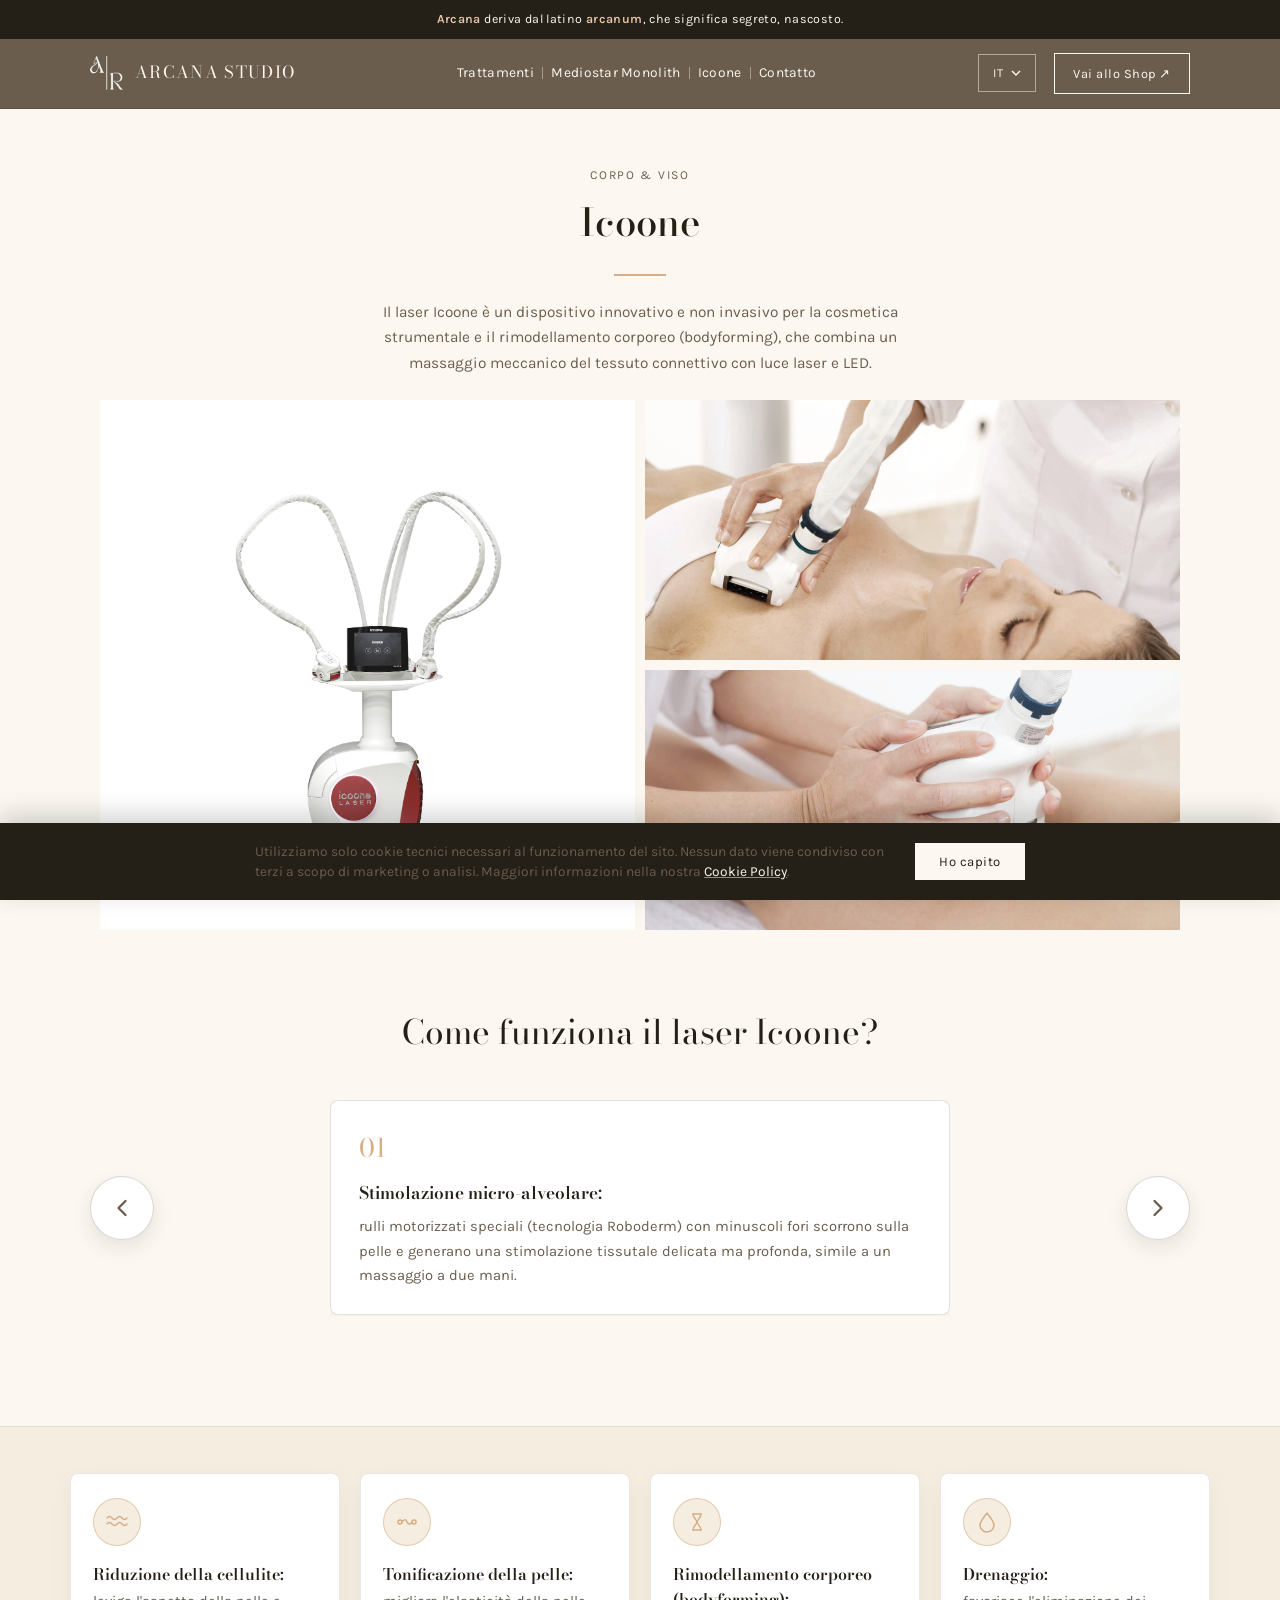
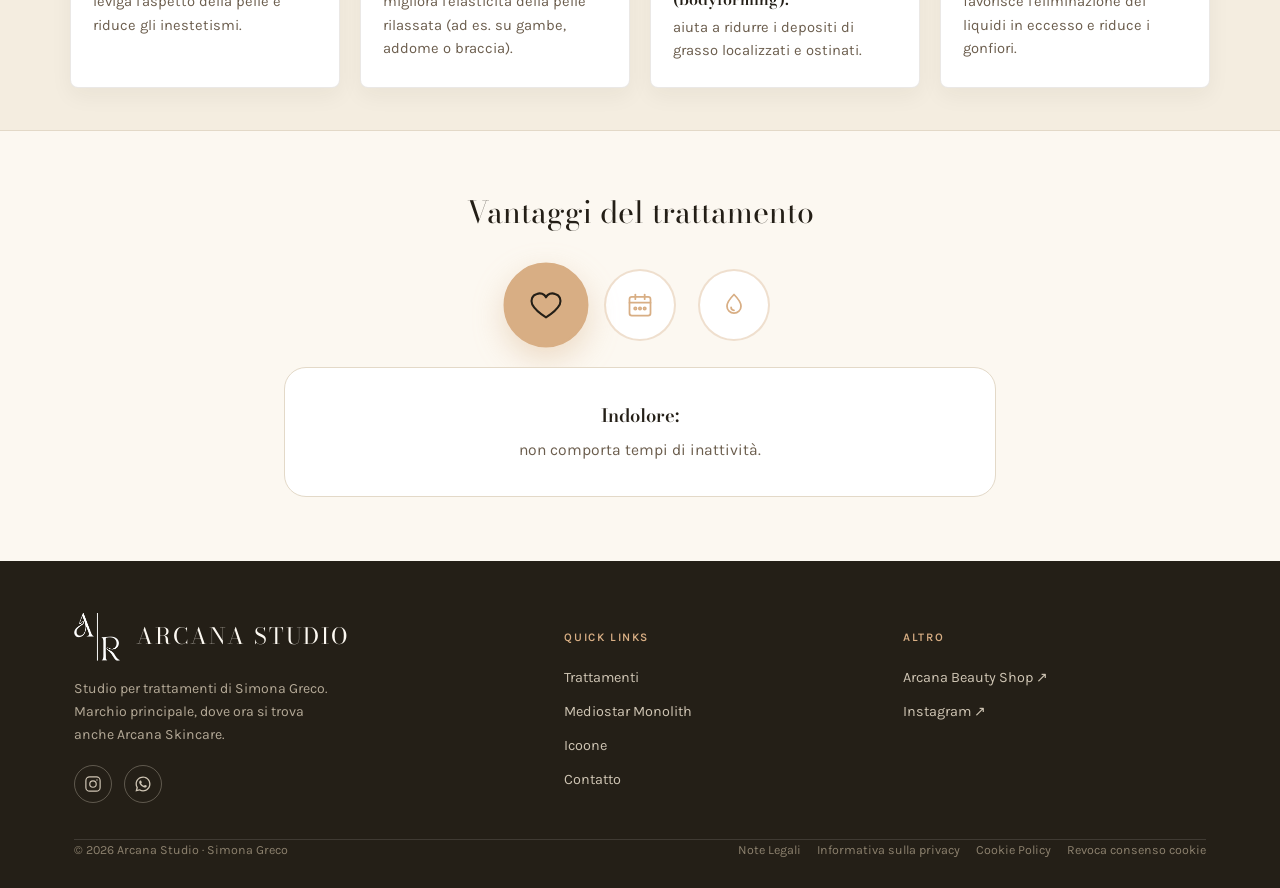
<file: icoone.html>
<!DOCTYPE html>
<html lang="it">
<head>
<script>(function(){if('scrollRestoration' in history){history.scrollRestoration='manual';}var frames=0;function toTop(){window.scrollTo(0,0);frames++;if(frames<20){requestAnimationFrame(toTop);}}toTop();window.addEventListener('pageshow',function(){frames=0;toTop();});})();</script>
<meta charset="UTF-8">
<meta name="viewport" content="width=device-width, initial-scale=1.0">
<link rel="icon" type="image/png" href="assets/favicon-black.png" media="(prefers-color-scheme: light)">
<link rel="icon" type="image/png" href="assets/favicon-white.png" media="(prefers-color-scheme: dark)">
<link rel="icon" href="favicon.ico" sizes="any">
<title>Icoone — Arcana Studio</title>
<link rel="stylesheet" href="assets/fonts.css">
<style>
  :root{
    --cream:#FCF8F1;
    --cream-deep:#F4EDE0;
    --ink:#241F17;
    --taupe:#6B5D4D;
    --terracotta:#6B5D4D;
    --line:#E3D9C8;
    --line-strong:#CFC2AC;
    --max:760px;
  }
  *{box-sizing:border-box;}
  body{
    margin:0;
    background:var(--cream);
    color:var(--ink);
    font-family:'Karla', -apple-system, sans-serif;
    font-size:16px;
    line-height:1.65;
    -webkit-font-smoothing:antialiased;
  }
  a{color:inherit;}
  h1,h2{
    font-family:'Bodoni Moda', Georgia, serif;
    font-weight:500;
    margin:0;
  }
  img{max-width:100%;display:block;}
  .rule{
    width:1px;height:0.9em;background:currentColor;opacity:0.35;
    display:inline-block;margin:0 0.6em;vertical-align:middle;
  }
  .eyebrow{
    font-size:0.76rem;letter-spacing:0.14em;text-transform:uppercase;
    color:var(--taupe);margin-bottom:6px;
  }
  .eyebrow{text-align:center;}
  h1{text-align:center;}
  .intro-text{margin-left:auto;margin-right:auto;text-align:center;}

  /* ---------- draft banner ---------- */
  .draft-banner{
    background:var(--ink);color:var(--cream);text-align:center;
    font-size:0.78rem;letter-spacing:0.03em;padding:9px 16px;
  }
  .draft-banner strong{color:#E9C6A8;font-weight:600;}

  /* ---------- nav ---------- */
  header{
    position:sticky;top:0;z-index:40;
    background:var(--taupe);
    border-bottom:1px solid rgba(0,0,0,0.15);
  }
  nav.wrap{
    display:grid;grid-template-columns:auto 1fr auto;align-items:center;
    gap:14px 24px;padding-block:14px;
    max-width:1180px;margin:0 auto;padding-inline:24px;
  }
  @media (min-width:640px){ nav.wrap{padding-inline:40px;} }
  .brand{display:flex;align-items:center;gap:12px;text-decoration:none;color:var(--cream);justify-self:start;}
  .brand img{height:34px;width:auto;}
  .brand-word{font-family:'Bodoni Moda',serif;font-size:1.05rem;letter-spacing:0.08em;text-transform:uppercase;}
  .nav-right{display:flex;align-items:center;gap:18px;flex-wrap:wrap;justify-self:end;}
  .nav-links{
    display:none;align-items:center;justify-self:center;
    font-size:0.86rem;letter-spacing:0.02em;color:var(--cream);
  }
  .nav-links .rule{opacity:0.4;}
  .nav-links a{text-decoration:none;padding:6px 0;border-bottom:1px solid transparent;color:var(--cream);}
  .nav-links a:hover{border-color:#E9C6A8;}
  @media (min-width:860px){ .nav-links{display:flex;} }
  .nav-toggle{
    display:none;
    background:none;border:1px solid rgba(252,248,241,0.5);
    width:38px;height:38px;flex-shrink:0;
    align-items:center;justify-content:center;
    cursor:pointer;position:relative;
  }
  .nav-toggle span{
    display:block;width:18px;height:2px;background:var(--cream);
    position:relative;transition:background 0.15s;
  }
  .nav-toggle span::before,.nav-toggle span::after{
    content:'';position:absolute;left:0;width:18px;height:2px;background:var(--cream);
    transition:transform 0.15s;
  }
  .nav-toggle span::before{top:-6px;}
  .nav-toggle span::after{top:6px;}
  .nav-toggle[aria-expanded="true"] span{background:transparent;}
  .nav-toggle[aria-expanded="true"] span::before{transform:translateY(6px) rotate(45deg);}
  .nav-toggle[aria-expanded="true"] span::after{transform:translateY(-6px) rotate(-45deg);}
  @media (max-width:859px){
    nav.wrap{position:relative;}
    .nav-toggle{display:inline-flex;}
    .nav-cta{display:none;}
    .nav-links{
      display:none;
      position:absolute;top:100%;right:0;
      flex-direction:column;align-items:stretch;
      background:var(--taupe);
      min-width:220px;
      padding:0;
      box-shadow:0 16px 30px rgba(0,0,0,0.18);
      z-index:50;
    }
    .nav-links.is-open{display:flex;}
    .nav-links .rule{display:none;}
    .nav-links a{padding:14px 24px;border-bottom:1px solid rgba(252,248,241,0.15);text-align:left;}
    .nav-links a:last-child{border-bottom:none;}
  }

  .lang-switch{position:relative;}
  .lang-toggle{
    display:flex;align-items:center;gap:8px;
    background:none;border:1px solid rgba(252,248,241,0.5);color:var(--cream);
    padding:8px 14px;font:inherit;font-family:'Karla',sans-serif;
    font-size:0.76rem;letter-spacing:0.06em;text-transform:uppercase;
    cursor:pointer;transition:border-color 0.15s;
  }
  .lang-toggle:hover{border-color:var(--cream);}
  .lang-toggle svg{flex-shrink:0;transition:transform 0.15s;}
  .lang-toggle[aria-expanded="true"] svg{transform:rotate(180deg);}
  .lang-menu{
    position:absolute;top:calc(100% + 10px);right:0;
    display:flex;flex-direction:column;
    background:var(--cream);border:1px solid var(--line-strong);
    min-width:170px;box-shadow:0 14px 30px rgba(36,31,23,0.2);z-index:60;
  }
  .lang-menu[hidden]{display:none;}
  .lang-option{
    background:none;border:none;text-align:left;padding:11px 16px;
    font:inherit;font-family:'Karla',sans-serif;font-size:0.88rem;
    color:var(--ink);cursor:pointer;border-bottom:1px solid var(--line);
  }
  .lang-option:last-child{border-bottom:none;}
  .lang-option:hover{background:var(--cream-deep);}
  .lang-option.is-active{font-weight:700;color:var(--terracotta);}

  .nav-cta{
    border:1px solid var(--cream);color:var(--cream);padding:9px 18px;
    font-size:0.8rem;letter-spacing:0.04em;text-decoration:none;white-space:nowrap;
    transition:background 0.15s, color 0.15s;
  }
  .nav-cta:hover{background:var(--cream);color:var(--taupe);}

  .wrap{max-width:var(--max);margin:0 auto;padding:56px 24px 64px;}
  @media (max-width:600px){ .wrap{padding-bottom:48px;} }
  h1{font-size:clamp(1.8rem,4vw,2.4rem);margin-bottom:20px;}
  .hero-rule{width:52px;height:2px;background:#D8AE84;margin:0 auto 24px;}
  p{color:var(--taupe);font-size:0.96rem;margin:0 0 14px;max-width:58ch;}
  p a{color:var(--ink);text-decoration-color:var(--line-strong);}
  p a:hover{color:var(--terracotta);}

  .benefits-heading{
    font-family:'Bodoni Moda',serif;font-weight:300;
    font-size:1.9rem;text-align:center;color:var(--ink);
    margin-top:56px;margin-bottom:32px;
  }
  @media (max-width:600px){ .benefits-heading{font-size:1.5rem;margin-top:40px;margin-bottom:24px;} }

  .how-heading{
    font-family:'Bodoni Moda',serif;font-weight:300;
    font-size:2.1rem;text-align:center;color:var(--ink);
    margin-top:64px;margin-bottom:40px;
  }
  @media (max-width:600px){ .how-heading{font-size:1.6rem;margin-top:48px;margin-bottom:32px;} }

  /* ---------- photo gallery ---------- */
  .photo-row-bleed{
    width:100vw;margin-left:calc(50% - 50vw);margin-right:calc(50% - 50vw);
    margin-top:0;margin-bottom:8px;
  }
  .photo-row{
    display:grid;grid-template-columns:1fr 1fr;grid-template-rows:repeat(2,1fr);
    gap:10px;
    padding:10px;
    max-width:1100px;margin-left:auto;margin-right:auto;
    aspect-ratio:2/1;
    background:var(--cream);
  }
  .photo-cell{position:relative;overflow:hidden;background:var(--cream-deep);}
  .photo-cell img{
    position:absolute;inset:0;width:100%;height:100%;object-fit:cover;
  }
  .photo-cell.is-big{grid-column:1;grid-row:1 / 3;}
  .photo-cell.is-small-a{grid-column:2;grid-row:1;}
  .photo-cell.is-small-b{grid-column:2;grid-row:2;}
  .photo-cell.is-product{background:#fff;}
  .photo-cell.is-product img{object-fit:contain;padding:22px;}
  @media (max-width:600px){
    .photo-row{
      grid-template-columns:1fr 1fr;grid-template-rows:repeat(2,1fr);
      aspect-ratio:3/4;
    }
    .photo-cell.is-big{grid-column:1 / 3;grid-row:1;}
    .photo-cell.is-small-a{grid-column:1;grid-row:2;}
    .photo-cell.is-small-b{grid-column:2;grid-row:2;}
  }

  /* ---------- how it works: numbered feature cards ---------- */
  .feature-grid{
    display:grid;grid-template-columns:1fr;gap:16px;
    margin:0 0 8px;
  }
  .feature-card{
    padding:26px 28px;text-align:left;
    background:#fff;
    border:1px solid rgba(107,93,77,0.18);
    border-radius:8px;
    box-shadow:0 10px 30px rgba(36,31,23,0.05);
    transition:transform 0.25s ease, box-shadow 0.25s ease, border-color 0.25s ease;
  }
  .feature-card:hover{
    transform:translateY(-4px);
    box-shadow:0 16px 36px rgba(107,93,77,0.14);
    border-color:rgba(216,174,132,0.5);
  }
  .feature-card .feature-number{
    display:block;
    font-family:'Bodoni Moda',serif;font-weight:300;font-size:1.6rem;
    color:#D8AE84;margin-bottom:10px;
  }
  .feature-card p{margin:0;font-size:0.92rem;color:var(--taupe);line-height:1.65;max-width:none;}
  .feature-card p strong{
    display:block;
    font-family:'Bodoni Moda',serif;font-weight:600;font-size:1.08rem;
    color:var(--ink);margin-bottom:8px;
  }

  /* ---------- how it works: slideshow ---------- */
  .points-slideshow{
    width:100vw;margin-left:calc(50% - 50vw);margin-right:calc(50% - 50vw);
    margin-top:0;margin-bottom:110px;
  }
  .points-stage{position:relative;max-width:1100px;margin-inline:auto;padding-inline:16px;}
  .points-viewport{
    overflow:hidden;min-height:1px;max-width:620px;margin-inline:auto;
    display:flex;flex-direction:column;justify-content:center;
  }
  .point-slide{display:none;}
  .point-slide.is-active{display:block;animation:pointFadeIn 0.45s ease;}
  @keyframes pointFadeIn{from{opacity:0;transform:translateX(10px);}to{opacity:1;transform:translateX(0);}}
  .points-arrow{
    position:absolute;top:calc(50% - 32px);
    width:64px;height:64px;border-radius:50%;
    background:#fff;border:1px solid rgba(107,93,77,0.25);
    color:var(--taupe);display:flex;align-items:center;justify-content:center;
    cursor:pointer;padding:0;box-shadow:0 8px 20px rgba(36,31,23,0.1);
    transition:background 0.2s ease, color 0.2s ease, border-color 0.2s ease, transform 0.2s ease;
  }
  .points-arrow svg{width:28px;height:28px;}
  .points-arrow:hover{background:#D8AE84;color:#fff;border-color:#D8AE84;}
  .points-arrow:active{transform:scale(0.92);}
  .points-arrow-prev{left:0;}
  .points-arrow-next{right:0;}
  @media (max-width:600px){
    .points-slideshow{margin-bottom:40px;}
    .points-stage{padding-inline:52px;}
    .points-arrow{width:46px;height:46px;top:calc(50% - 23px);}
    .points-arrow svg{width:22px;height:22px;}
  }
  .points-dots{display:none;justify-content:center;gap:9px;margin-top:20px;}
  .points-dot{width:8px;height:8px;border-radius:50%;background:var(--line-strong);border:0;cursor:pointer;padding:0;}
  .points-dot.is-active{background:#D8AE84;}

  /* ---------- areas of application: full-bleed gold band ---------- */
  .areas-band{
    width:100vw;margin-left:calc(50% - 50vw);margin-right:calc(50% - 50vw);
    background:var(--cream-deep);
    border-top:1px solid var(--line);
    border-bottom:1px solid var(--line);
    padding:46px 24px 42px;
    margin-top:44px;margin-bottom:8px;
  }
  .areas-band-inner{max-width:1140px;margin:0 auto;}
  .areas-grid{
    display:grid;grid-template-columns:repeat(4,1fr);gap:20px;
  }
  @media (max-width:900px){ .areas-grid{grid-template-columns:repeat(2,1fr);} }
  @media (max-width:560px){ .areas-grid{grid-template-columns:1fr;} }
  .areas-item{
    display:flex;flex-direction:column;gap:14px;align-items:flex-start;
    background:#fff;border-radius:8px;
    border:1px solid rgba(107,93,77,0.14);
    box-shadow:0 8px 22px rgba(36,31,23,0.05);
    padding:24px 22px;
  }
  .areas-icon{
    flex:0 0 auto;width:48px;height:48px;border-radius:50%;
    background:var(--cream-deep);border:1px solid rgba(216,174,132,0.55);
    display:flex;align-items:center;justify-content:center;color:#D8AE84;
  }
  .areas-icon svg{width:24px;height:24px;}
  .areas-text{font-size:0.92rem;color:var(--taupe);line-height:1.6;padding-top:2px;}
  .areas-text strong{
    display:block;color:var(--ink);
    font-family:'Bodoni Moda',serif;font-weight:600;font-size:1rem;margin-bottom:3px;
  }

  /* ---------- benefits: rotating badge carousel ---------- */
  .benefit-carousel{margin:0;}
  .benefit-dial{display:flex;justify-content:center;gap:22px;margin-bottom:26px;}
  .benefit-badge{
    width:72px;height:72px;border-radius:50%;flex:0 0 auto;
    background:#fff;border:2px solid rgba(216,174,132,0.4);
    display:flex;align-items:center;justify-content:center;color:#D8AE84;
    cursor:pointer;padding:0;
    transition:transform 0.35s ease, border-color 0.35s ease, background 0.35s ease, color 0.35s ease, box-shadow 0.35s ease;
  }
  .benefit-badge svg{width:28px;height:28px;}
  .benefit-badge.is-active{
    background:#D8AE84;border-color:#D8AE84;color:var(--ink);
    transform:scale(1.18);
    box-shadow:0 10px 26px rgba(216,174,132,0.4);
  }
  .benefit-detail{
    position:relative;min-height:104px;
    background:#fff;border:1px solid var(--line);border-radius:22px;padding:32px 36px;
    display:flex;align-items:center;justify-content:center;
  }
  .benefit-detail-text{
    display:none;color:var(--taupe);font-size:0.98rem;line-height:1.7;
    margin:0;text-align:center;max-width:46ch;
  }
  .benefit-detail-text strong{
    display:block;color:var(--ink);
    font-family:'Bodoni Moda',serif;font-weight:600;font-size:1.15rem;margin-bottom:6px;
  }
  .benefit-detail-text.is-active{display:block;animation:benefitFade 0.4s ease;}
  @keyframes benefitFade{from{opacity:0;transform:translateY(6px);}to{opacity:1;transform:translateY(0);}}
  @media (max-width:600px){
    .benefit-dial{gap:14px;}
    .benefit-badge{width:58px;height:58px;}
    .benefit-badge svg{width:22px;height:22px;}
    .benefit-detail{padding:26px 22px;min-height:130px;}
  }

  footer{background:var(--ink);color:#CFC5B4;padding-block:52px 28px;}
  .cookie-banner{position:fixed;left:0;right:0;bottom:0;z-index:200;background:var(--ink);color:#CFC5B4;padding:18px 24px;display:flex;align-items:center;justify-content:center;gap:20px;flex-wrap:wrap;box-shadow:0 -8px 24px rgba(0,0,0,0.18);}
  .cookie-banner[hidden]{display:none;}
  .cookie-banner p{margin:0;font-size:0.86rem;max-width:640px;line-height:1.5;}
  .cookie-banner p a{color:var(--cream);text-decoration:underline;text-decoration-color:rgba(252,248,241,0.5);}
  .cookie-banner p a:hover{text-decoration-color:var(--cream);}
  .cookie-banner-btn{background:var(--cream);color:var(--ink);border:none;padding:11px 24px;font-size:0.82rem;letter-spacing:0.04em;cursor:pointer;white-space:nowrap;flex-shrink:0;font-family:'Karla',-apple-system,sans-serif;transition:background 0.15s;}
  .cookie-banner-btn:hover{background:#E9C6A8;}
  footer .wrap{max-width:1180px;padding-top:0;padding-bottom:0;}
  .foot-grid{
    display:grid;grid-template-columns:1fr;gap:36px;
    padding-bottom:36px;border-bottom:1px solid rgba(255,255,255,0.12);
  }
  @media (min-width:760px){
    .foot-grid{grid-template-columns:1.2fr 0.8fr 0.8fr;}
  }
  .foot-brand-top{display:flex;align-items:center;gap:16px;margin-bottom:16px;}
  .foot-brand img{height:48px;width:auto;}
  .foot-brand-word{font-family:'Bodoni Moda',serif;font-size:1.4rem;letter-spacing:0.08em;text-transform:uppercase;color:var(--cream);}
  .foot-brand p{max-width:34ch;font-size:0.88rem;color:#B4A997;}
  .foot-social{display:flex;gap:12px;margin-top:18px;}
  .foot-social a{
    width:38px;height:38px;border-radius:50%;
    border:1px solid rgba(207,197,180,0.35);
    display:flex;align-items:center;justify-content:center;
    color:#CFC5B4;transition:border-color 0.15s,color 0.15s;
  }
  .foot-social a:hover{color:#fff;border-color:#fff;}
  .foot-social svg{width:18px;height:18px;}
  .foot-col h4{
    font-size:0.72rem;letter-spacing:0.14em;text-transform:uppercase;
    color:#D8AE84;margin-bottom:14px;font-family:'Karla',sans-serif;font-weight:600;
  }
  .foot-col a{display:block;text-decoration:none;color:#CFC5B4;font-size:0.9rem;padding-block:5px;}
  .foot-col a:hover{color:#fff;}
  .foot-bottom{
    display:flex;flex-wrap:wrap;justify-content:space-between;gap:10px;
    padding-top:22px;font-size:0.78rem;color:#8C816E;
  }
  .foot-legal{display:flex;flex-wrap:wrap;gap:16px;}
  .foot-legal a{color:#8C816E;text-decoration:none;}
  .foot-legal a:hover{color:#CFC5B4;}
</style>
</head>
<body>
<div class="draft-banner" data-i18n="banner">
  <strong>Arcana</strong> deriva dal latino <strong>arcanum</strong>, che significa segreto, nascosto.
</div>

<header>
  <nav class="wrap">
    <a class="brand" href="index.html">
      <img src="assets/logo-bianco.png" alt="Arcana Studio Logo">
      <span class="brand-word">Arcana Studio</span>
    </a>
    <div class="nav-links">
      <a href="behandlungen.html" data-i18n="nav.behandlungen">Trattamenti</a><span class="rule"></span>
      <a href="mediostar.html" data-i18n="nav.mediostar">Mediostar Monolith</a><span class="rule"></span>
      <a href="icoone.html" data-i18n="nav.icoone">Icoone</a><span class="rule"></span>
      <a href="kontakt.html" data-i18n="nav.kontakt">Contatti</a>
    </div>
    <div class="nav-right">
      <div class="lang-switch">
        <button type="button" class="lang-toggle" id="lang-toggle" aria-haspopup="true" aria-expanded="false">
          <span class="lang-current">IT</span>
          <svg width="10" height="6" viewBox="0 0 10 6" fill="none"><path d="M1 1L5 5L9 1" stroke="currentColor" stroke-width="1.4"/></svg>
        </button>
        <div class="lang-menu" id="lang-menu" hidden>
          <button type="button" class="lang-option" data-lang="it">Italiano</button>
          <button type="button" class="lang-option" data-lang="de">Deutsch</button>
          <button type="button" class="lang-option" data-lang="en">English</button>
          <button type="button" class="lang-option" data-lang="es">Español</button>
          <button type="button" class="lang-option" data-lang="fr">Français</button>
        </div>
      </div>
      <button type="button" class="nav-toggle" id="nav-toggle" aria-label="Menu" aria-haspopup="true" aria-expanded="false"><span></span></button>
      <a class="nav-cta" href="https://www.arcanabeautyshop.com" target="_blank" rel="noopener" data-i18n="nav.shop">Vai allo Shop ↗</a>
    </div>
  </nav>
</header>
<div class="wrap">
  <div class="eyebrow" data-i18n="page.eyebrow">Corpo &amp; viso</div>
  <h1 data-i18n="page.h1">Icoone</h1>
  <div class="hero-rule"></div>
  <p class="intro-text" data-i18n="page.intro">Icoone è una tecnologia che fa parte del gruppo Esthelogue, esperti nella cura del corpo.</p>

  <div class="photo-row-bleed">
    <div class="photo-row">
      <div class="photo-cell is-big is-product"><img src="assets/icoone-machine.png" alt="Icoone Laser – Gerät"></div>
      <div class="photo-cell is-small-a"><img src="assets/icoone-handstueck-1.jpg" alt="Icoone Laser – Anwendung des Handstücks am Dekolleté"></div>
      <div class="photo-cell is-small-b"><img src="assets/icoone-handstueck-2.jpg" alt="Icoone Laser – Anwendung des Handstücks am Bein"></div>
    </div>
  </div>

  <p class="how-heading" data-i18n="page.howHeading">Come funziona l'Icoone Laser?</p>
  <div class="points-slideshow" id="howSlideshow">
    <div class="points-stage">
      <div class="points-viewport">
        <div class="point-slide is-active" data-index="0">
          <div class="feature-card">
            <span class="feature-number">01</span>
            <p data-i18n="page.how1"><strong>Stimolazione micro-alveolare:</strong> rulli motorizzati speciali (tecnologia Roboderm) con minuscoli fori scorrono sulla pelle e generano una stimolazione tissutale delicata ma profonda, simile a un massaggio a due mani.</p>
          </div>
        </div>
        <div class="point-slide" data-index="1">
          <div class="feature-card">
            <span class="feature-number">02</span>
            <p data-i18n="page.how2"><strong>Energia laser e LED:</strong> laser a diodi e sorgenti luminose LED integrati penetrano negli strati più profondi della pelle. La luce stimola la produzione di collagene ed elastina, favorisce la lipolisi (scissione dei grassi) e rende le cellule adipose più permeabili.</p>
          </div>
        </div>
        <div class="point-slide" data-index="2">
          <div class="feature-card">
            <span class="feature-number">03</span>
            <p data-i18n="page.how3"><strong>Attivazione linfatica:</strong> il movimento simultaneo di vuoto e rulli stimola la microcircolazione e il flusso linfatico.</p>
          </div>
        </div>
      </div>
      <button type="button" class="points-arrow points-arrow-prev" aria-label="Precedente">
        <svg viewBox="0 0 24 24" width="24" height="24" fill="none" stroke="currentColor" stroke-width="2" stroke-linecap="round" stroke-linejoin="round"><polyline points="15 18 9 12 15 6"></polyline></svg>
      </button>
      <button type="button" class="points-arrow points-arrow-next" aria-label="Successivo">
        <svg viewBox="0 0 24 24" width="24" height="24" fill="none" stroke="currentColor" stroke-width="2" stroke-linecap="round" stroke-linejoin="round"><polyline points="9 18 15 12 9 6"></polyline></svg>
      </button>
    </div>
    <div class="points-dots">
      <button type="button" class="points-dot is-active" data-index="0" aria-label="Slide 1"></button>
      <button type="button" class="points-dot" data-index="1" aria-label="Slide 2"></button>
      <button type="button" class="points-dot" data-index="2" aria-label="Slide 3"></button>
    </div>
  </div>

  <div class="areas-band">
    <div class="areas-band-inner">
      <div class="areas-grid">
        <div class="areas-item">
          <div class="areas-icon">
            <svg viewBox="0 0 24 24" fill="none" stroke="currentColor" stroke-width="1.5" stroke-linecap="round" stroke-linejoin="round"><path d="M2 8c1.5-2 3.5-2 5 0s3.5 2 5 0 3.5-2 5 0 3.5 2 5 0"/><path d="M2 14c1.5-2 3.5-2 5 0s3.5 2 5 0 3.5-2 5 0 3.5 2 5 0"/></svg>
          </div>
          <div class="areas-text" data-i18n="page.area1"><strong>Riduzione della cellulite:</strong> leviga l'aspetto della pelle e riduce gli inestetismi.</div>
        </div>
        <div class="areas-item">
          <div class="areas-icon">
            <svg viewBox="0 0 24 24" fill="none" stroke="currentColor" stroke-width="1.5" stroke-linecap="round" stroke-linejoin="round"><circle cx="5" cy="12" r="2"/><circle cx="19" cy="12" r="2"/><path d="M7 12c2-3 4-3 5 0s3 3 5 0"/></svg>
          </div>
          <div class="areas-text" data-i18n="page.area2"><strong>Tonificazione della pelle:</strong> migliora l'elasticità della pelle rilassata (ad es. su gambe, addome o braccia).</div>
        </div>
        <div class="areas-item">
          <div class="areas-icon">
            <svg viewBox="0 0 24 24" fill="none" stroke="currentColor" stroke-width="1.5" stroke-linecap="round" stroke-linejoin="round"><path d="M8 4h8"/><path d="M8 20h8"/><path d="M8 4c0 4 4 6 4 8s-4 4-4 8"/><path d="M16 4c0 4-4 6-4 8s4 4 4 8"/></svg>
          </div>
          <div class="areas-text" data-i18n="page.area3"><strong>Rimodellamento corporeo (bodyforming):</strong> aiuta a ridurre i depositi di grasso localizzati e ostinati.</div>
        </div>
        <div class="areas-item">
          <div class="areas-icon">
            <svg viewBox="0 0 24 24" fill="none" stroke="currentColor" stroke-width="1.5" stroke-linecap="round" stroke-linejoin="round"><path d="M12 3c4 5 7 9 7 12a7 7 0 0 1-14 0c0-3 3-7 7-12z"/></svg>
          </div>
          <div class="areas-text" data-i18n="page.area4"><strong>Drenaggio:</strong> favorisce l'eliminazione dei liquidi in eccesso e riduce i gonfiori.</div>
        </div>
      </div>
    </div>
  </div>

  <p class="benefits-heading" data-i18n="page.benefitsHeading">Vantaggi del trattamento</p>
  <div class="benefit-carousel" id="benefitCarousel">
    <div class="benefit-dial">
      <button type="button" class="benefit-badge is-active" data-index="0" aria-label="Indolore">
        <svg viewBox="0 0 24 24" fill="none" stroke="currentColor" stroke-width="1.5" stroke-linecap="round" stroke-linejoin="round"><path d="M12 21s-7.5-4.6-10-9.3C.6 8.4 2 4.8 5.4 4A5 5 0 0 1 12 6.5 5 5 0 0 1 18.6 4C22 4.8 23.4 8.4 22 11.7 19.5 16.4 12 21 12 21z"/></svg>
      </button>
      <button type="button" class="benefit-badge" data-index="1" aria-label="Adatto alla routine quotidiana">
        <svg viewBox="0 0 24 24" fill="none" stroke="currentColor" stroke-width="1.5" stroke-linecap="round" stroke-linejoin="round"><rect x="3" y="5" width="18" height="16" rx="2"/><path d="M3 10h18"/><path d="M8 3v4"/><path d="M16 3v4"/><circle cx="8" cy="15" r="1"/><circle cx="12" cy="15" r="1"/><circle cx="16" cy="15" r="1"/></svg>
      </button>
      <button type="button" class="benefit-badge" data-index="2" aria-label="Per ogni tipo di pelle">
        <svg viewBox="0 0 24 24" fill="none" stroke="currentColor" stroke-width="1.5" stroke-linecap="round" stroke-linejoin="round"><path d="M12 3c3 3 6 6.5 6 10a6 6 0 0 1-12 0c0-3.5 3-7 6-10z"/><path d="M9.5 14a2.5 2.5 0 0 0 2.5 2.5"/></svg>
      </button>
    </div>
    <div class="benefit-detail">
      <p class="benefit-detail-text is-active" data-i18n="page.benefit1"><strong>Indolore:</strong> non comporta tempi di inattività.</p>
      <p class="benefit-detail-text" data-i18n="page.benefit2"><strong>Adatto alla routine quotidiana:</strong> è talmente delicato che (a seconda del protocollo) può essere applicato anche quotidianamente.</p>
      <p class="benefit-detail-text" data-i18n="page.benefit3"><strong>Per ogni tipo di pelle:</strong> adatto a quasi tutti i tipi di pelle e persino alle zone sensibili del viso e del corpo!!!</p>
    </div>
  </div>

</div>

<footer>
  <div class="wrap">
    <div class="foot-grid">
      <div class="foot-brand">
        <div class="foot-brand-top">
          <img src="assets/logo-bianco.png" alt="Arcana Studio">
          <span class="foot-brand-word">Arcana Studio</span>
        </div>
        <p data-i18n="footer.tagline">Studio für Behandlungen von Simona Greco. Hauptmarke, bei der es jetzt auch Arcana Skincare gibt.</p>
        <div class="foot-social">
          <a href="https://www.instagram.com/arcanasimonagreco/" target="_blank" rel="noopener" aria-label="Instagram">
            <svg viewBox="0 0 24 24" fill="none" stroke="currentColor" stroke-width="1.6"><rect x="2.5" y="2.5" width="19" height="19" rx="5"/><circle cx="12" cy="12" r="4.3"/><circle cx="17.3" cy="6.7" r="0.9" fill="currentColor" stroke="none"/></svg>
          </a>
          <a href="https://wa.me/393441712506" target="_blank" rel="noopener" aria-label="WhatsApp">
            <svg viewBox="0 0 24 24" fill="currentColor"><path d="M12.04 2c-5.5 0-9.96 4.46-9.96 9.96 0 1.76.46 3.4 1.26 4.83L2 22l5.36-1.31a9.9 9.9 0 0 0 4.68 1.19h.004c5.5 0 9.96-4.46 9.96-9.96S17.54 2 12.04 2zm0 18.2h-.003a8.2 8.2 0 0 1-4.19-1.15l-.3-.18-3.12.76.84-3.03-.2-.31a8.18 8.18 0 0 1-1.26-4.36c0-4.52 3.68-8.2 8.22-8.2 2.2 0 4.26.86 5.82 2.41a8.15 8.15 0 0 1 2.41 5.8c0 4.53-3.69 8.26-8.2 8.26zm4.5-6.16c-.25-.12-1.46-.72-1.69-.8-.23-.08-.39-.12-.56.12-.17.25-.64.8-.78.96-.14.17-.29.19-.53.06-.25-.12-1.05-.39-2-1.23-.74-.66-1.24-1.48-1.39-1.72-.14-.25-.02-.38.11-.51.11-.11.25-.29.37-.43.12-.14.16-.25.25-.41.08-.17.04-.31-.02-.43-.06-.12-.56-1.35-.77-1.85-.2-.48-.41-.42-.56-.43h-.48c-.17 0-.43.06-.66.31s-.87.85-.87 2.08.89 2.42 1.02 2.59c.12.17 1.75 2.67 4.24 3.74.59.26 1.05.41 1.41.52.59.19 1.13.16 1.56.1.48-.07 1.46-.6 1.66-1.17.21-.58.21-1.08.14-1.18-.06-.1-.23-.16-.48-.28z"/></svg>
          </a>
        </div>
      </div>
      <div class="foot-col">
        <h4 data-i18n="footer.quickLinks">Quick Links</h4>
        <a href="behandlungen.html" data-i18n="nav.behandlungen">Behandlungen</a>
        <a href="mediostar.html" data-i18n="nav.mediostar">Mediostar Monolith</a>
        <a href="icoone.html" data-i18n="nav.icoone">Icoone</a>
        <a href="kontakt.html" data-i18n="nav.kontakt">Kontakt</a>
      </div>
      <div class="foot-col">
        <h4 data-i18n="footer.moreHeading">Mehr</h4>
        <a href="https://www.arcanabeautyshop.com" target="_blank" rel="noopener" data-i18n="footer.linkShop">Arcana Beauty Shop ↗</a>
        <a href="https://www.instagram.com/arcanasimonagreco/" target="_blank" rel="noopener" data-i18n="footer.linkInstagram">Instagram ↗</a>
      </div>
    </div>
    <div class="wrap foot-bottom" style="padding-left:0;padding-right:0;">
      <span data-i18n="footer.copyright">© 2026 Arcana Studio · Simona Greco</span>
      <div class="foot-legal">
        <a href="impressum.html" data-i18n="footer.legalNotice">Impressum</a>
        <a href="privacy.html" data-i18n="footer.privacyPolicy">Datenschutz</a>
        <a href="cookie.html" data-i18n="footer.cookiePolicy">Cookies</a>
        <a href="#" id="cookie-settings-link" data-i18n="footer.cookieSettings">Cookie-Einwilligung widerrufen</a>
      </div>
    </div>
  </div>
</footer>

<div class="cookie-banner" id="cookie-banner" hidden>
  <p data-i18n="cookiebanner.text">Utilizziamo solo cookie tecnici necessari al funzionamento del sito. Nessun dato viene condiviso con terzi a scopo di marketing o analisi. Maggiori informazioni nella nostra <a href="cookie.html">Cookie Policy</a>.</p>
  <button type="button" class="cookie-banner-btn" id="cookie-accept" data-i18n="cookiebanner.accept">Ho capito</button>
</div>

<script>
  var translations = {
    de: {
      "banner": '<strong>Arcana</strong> kommt vom lateinischen <strong>arcanum</strong> — das Geheimnis, das Verborgene.',
      "nav.behandlungen":"Behandlungen","nav.mediostar":"Mediostar Monolith","nav.icoone":"Icoone","nav.kontakt":"Kontakt","nav.shop":"Zum Shop ↗",
      "footer.tagline":"Studio für Behandlungen von Simona Greco. Hauptmarke, bei der es jetzt auch Arcana Skincare gibt.",
      "footer.studioHeading":"Studio","footer.quickLinks":"Quick Links","footer.linkAbout":"Über uns","footer.linkTreatments":"Behandlungen","footer.linkClass":"Simona Greco","footer.linkContact":"Kontakt",
      "footer.moreHeading":"Mehr","footer.linkShop":"Arcana Beauty Shop ↗","footer.linkInstagram":"Instagram ↗",
      "footer.copyright":"© 2026 Arcana Studio · Simona Greco",
      "footer.legalNotice":"Impressum","footer.privacyPolicy":"Datenschutz","footer.cookiePolicy":"Cookies","footer.cookieSettings":"Cookie-Einwilligung widerrufen","cookiebanner.text":"Wir verwenden ausschließlich technisch notwendige Cookies für den Betrieb dieser Website. Es werden keine Daten zu Marketing- oder Analysezwecken an Dritte weitergegeben. Mehr dazu in unserer <a href=\"cookie.html\">Cookie-Richtlinie</a>.","cookiebanner.accept":"Verstanden",
      "page.eyebrow":"Körper & Gesicht","page.h1":"Icoone",
      "page.intro":"Der Icoone Laser ist ein innovatives, nicht-invasives Gerät für die apparative Kosmetik und Körperformung (Bodyforming), das eine mechanische Bindegewebsmassage mit Laser- und LED-Licht kombiniert.",
      "page.howHeading":"Wie funktioniert der Icoone Laser?",
      "page.how1":"<strong>Mikro-alveoläre Stimulation:</strong> Spezielle motorisierte Rollen (Roboderm-Technologie) mit winzigen Löchern rollen über die Haut und erzeugen eine sanfte, aber tiefe Gewebestimulation, die sich wie eine zweihändige Massage anfühlt.",
      "page.how2":"<strong>Laser- und LED-Energie:</strong> Integrierte Dioden-Laser und LED-Lichtquellen dringen in tiefere Hautschichten ein. Das Licht regt die Kollagen- und Elastinproduktion an, fördert die Fettspaltung (Lipolyse) und macht die Fettzellen durchlässiger.",
      "page.how3":"<strong>Lymphaktivierung:</strong> Die gleichzeitige Vakuum- und Rollenbewegung regt die Mikrozirkulation und den Lymphfluss an.",
      "page.areasHeading":"Anwendungsbereiche",
      "page.area1":"<strong>Cellulite-Reduktion:</strong> Glättet das Hautbild und mindert Dellen.",
      "page.area2":"<strong>Hautstraffung:</strong> Verbessert die Elastizität bei schlaffer Haut (z. B. an Beinen, Bauch oder Armen).",
      "page.area3":"<strong>Körperformung (Bodyforming):</strong> Hilft beim Reduzieren hartnäckiger, lokaler Fettdepots.",
      "page.area4":"<strong>Entwässerung:</strong> Unterstützt den Abtransport von eingelagertem Wasser und reduziert Schwellungen.",
      "page.benefitsHeading":"Vorteile der Behandlung",
      "page.benefit1":"<strong>Schmerzfrei:</strong> hinterlässt keine Ausfallzeiten.",
      "page.benefit2":"<strong>Für den Alltag geeignet:</strong> so schonend, dass sie (je nach Protokoll) sogar täglich angewendet werden kann.",
      "page.benefit3":"<strong>Für jeden Hauttyp:</strong> geeignet für fast jeden Hauttyp, selbst für sensible Bereiche im Gesicht und am Körper!!!",
      "page.cta":"Termin anfragen"
    },
    it: {
      "banner": '<strong>Arcana</strong> deriva dal latino <strong>arcanum</strong>, che significa segreto, nascosto.',
      "nav.behandlungen":"Trattamenti","nav.mediostar":"Mediostar Monolith","nav.icoone":"Icoone","nav.kontakt":"Contatto","nav.shop":"Vai allo Shop ↗",
      "footer.tagline":"Studio per trattamenti di Simona Greco. Marchio principale, dove ora si trova anche Arcana Skincare.",
      "footer.studioHeading":"Studio","footer.quickLinks":"Quick Links","footer.linkAbout":"Chi siamo","footer.linkTreatments":"Trattamenti","footer.linkClass":"Simona Greco","footer.linkContact":"Contatto",
      "footer.moreHeading":"Altro","footer.linkShop":"Arcana Beauty Shop ↗","footer.linkInstagram":"Instagram ↗",
      "footer.copyright":"© 2026 Arcana Studio · Simona Greco",
      "footer.legalNotice":"Note Legali","footer.privacyPolicy":"Informativa sulla privacy","footer.cookiePolicy":"Cookie Policy","footer.cookieSettings":"Revoca consenso cookie","cookiebanner.text":"Utilizziamo solo cookie tecnici necessari al funzionamento del sito. Nessun dato viene condiviso con terzi a scopo di marketing o analisi. Maggiori informazioni nella nostra <a href=\"cookie.html\">Cookie Policy</a>.","cookiebanner.accept":"Ho capito",
      "page.eyebrow":"Corpo & viso","page.h1":"Icoone",
      "page.intro":"Il laser Icoone è un dispositivo innovativo e non invasivo per la cosmetica strumentale e il rimodellamento corporeo (bodyforming), che combina un massaggio meccanico del tessuto connettivo con luce laser e LED.",
      "page.howHeading":"Come funziona il laser Icoone?",
      "page.how1":"<strong>Stimolazione micro-alveolare:</strong> rulli motorizzati speciali (tecnologia Roboderm) con minuscoli fori scorrono sulla pelle e generano una stimolazione tissutale delicata ma profonda, simile a un massaggio a due mani.",
      "page.how2":"<strong>Energia laser e LED:</strong> laser a diodi e sorgenti luminose LED integrati penetrano negli strati più profondi della pelle. La luce stimola la produzione di collagene ed elastina, favorisce la lipolisi (scissione dei grassi) e rende le cellule adipose più permeabili.",
      "page.how3":"<strong>Attivazione linfatica:</strong> il movimento simultaneo di vuoto e rulli stimola la microcircolazione e il flusso linfatico.",
      "page.areasHeading":"Ambiti di applicazione",
      "page.area1":"<strong>Riduzione della cellulite:</strong> leviga l'aspetto della pelle e riduce gli inestetismi.",
      "page.area2":"<strong>Tonificazione della pelle:</strong> migliora l'elasticità della pelle rilassata (ad es. su gambe, addome o braccia).",
      "page.area3":"<strong>Rimodellamento corporeo (bodyforming):</strong> aiuta a ridurre i depositi di grasso localizzati e ostinati.",
      "page.area4":"<strong>Drenaggio:</strong> favorisce l'eliminazione dei liquidi in eccesso e riduce i gonfiori.",
      "page.benefitsHeading":"Vantaggi del trattamento",
      "page.benefit1":"<strong>Indolore:</strong> non comporta tempi di inattività.",
      "page.benefit2":"<strong>Adatto alla routine quotidiana:</strong> è talmente delicato che (a seconda del protocollo) può essere applicato anche quotidianamente.",
      "page.benefit3":"<strong>Per ogni tipo di pelle:</strong> adatto a quasi tutti i tipi di pelle e persino alle zone sensibili del viso e del corpo!!!",
      "page.cta":"Richiedi un appuntamento"
    },
    en: {
      "banner": '<strong>Arcana</strong> comes from the Latin <strong>arcanum</strong>, meaning secret, hidden.',
      "nav.behandlungen":"Treatments","nav.mediostar":"Mediostar Monolith","nav.icoone":"Icoone","nav.kontakt":"Contact","nav.shop":"Visit the Shop ↗",
      "footer.tagline":"Treatment studio by Simona Greco. The main brand, now also home to Arcana Skincare.",
      "footer.studioHeading":"Studio","footer.quickLinks":"Quick Links","footer.linkAbout":"About","footer.linkTreatments":"Treatments","footer.linkClass":"Simona Greco","footer.linkContact":"Contact",
      "footer.moreHeading":"More","footer.linkShop":"Arcana Beauty Shop ↗","footer.linkInstagram":"Instagram ↗",
      "footer.copyright":"© 2026 Arcana Studio · Simona Greco",
      "footer.legalNotice":"Legal Notice","footer.privacyPolicy":"Privacy Policy","footer.cookiePolicy":"Cookie Policy","footer.cookieSettings":"Withdraw cookie consent","cookiebanner.text":"We only use strictly necessary cookies to run this website. No data is shared with third parties for marketing or analytics purposes. More information in our <a href=\"cookie.html\">Cookie Policy</a>.","cookiebanner.accept":"Got it",
      "page.eyebrow":"Body & Face","page.h1":"Icoone",
      "page.intro":"The Icoone Laser is an innovative, non-invasive device for aesthetic body treatments and body contouring (bodyforming), combining a mechanical connective-tissue massage with laser and LED light.",
      "page.howHeading":"How does the Icoone Laser work?",
      "page.how1":"<strong>Micro-alveolar stimulation:</strong> special motorized rollers (Roboderm technology) with tiny holes roll over the skin, creating a gentle yet deep tissue stimulation that feels like a two-handed massage.",
      "page.how2":"<strong>Laser and LED energy:</strong> integrated diode lasers and LED light sources penetrate deeper layers of the skin. The light stimulates collagen and elastin production, promotes fat breakdown (lipolysis) and makes fat cells more permeable.",
      "page.how3":"<strong>Lymphatic activation:</strong> the simultaneous vacuum and rolling motion stimulates microcirculation and lymphatic flow.",
      "page.areasHeading":"Areas of application",
      "page.area1":"<strong>Cellulite reduction:</strong> smooths the appearance of the skin and reduces dimpling.",
      "page.area2":"<strong>Skin firming:</strong> improves elasticity in sagging skin (e.g. on legs, abdomen or arms).",
      "page.area3":"<strong>Body contouring (bodyforming):</strong> helps reduce stubborn, localized fat deposits.",
      "page.area4":"<strong>Drainage:</strong> supports the removal of retained water and reduces swelling.",
      "page.benefitsHeading":"Benefits of the treatment",
      "page.benefit1":"<strong>Painless:</strong> leaves no downtime.",
      "page.benefit2":"<strong>Fits your routine:</strong> so gentle it can even be applied daily, depending on the protocol.",
      "page.benefit3":"<strong>For every skin type:</strong> suitable for almost every skin type, even sensitive areas on the face and body!!!",
      "page.cta":"Request an appointment"
    },
    fr: {
      "banner": '<strong>Arcana</strong> vient du latin <strong>arcanum</strong>, qui signifie secret, caché.',
      "nav.behandlungen":"Soins","nav.mediostar":"Mediostar Monolith","nav.icoone":"Icoone","nav.kontakt":"Contact","nav.shop":"Voir la boutique ↗",
      "footer.tagline":"Studio de soins de Simona Greco. Marque principale, où se trouve désormais aussi Arcana Skincare.",
      "footer.studioHeading":"Studio","footer.quickLinks":"Quick Links","footer.linkAbout":"À propos","footer.linkTreatments":"Soins","footer.linkClass":"Simona Greco","footer.linkContact":"Contact",
      "footer.moreHeading":"Plus","footer.linkShop":"Arcana Beauty Shop ↗","footer.linkInstagram":"Instagram ↗",
      "footer.copyright":"© 2026 Arcana Studio · Simona Greco",
      "footer.legalNotice":"Mentions légales","footer.privacyPolicy":"Confidentialité","footer.cookiePolicy":"Cookies","footer.cookieSettings":"Retirer le consentement aux cookies","cookiebanner.text":"Nous utilisons uniquement des cookies techniques nécessaires au fonctionnement du site. Aucune donnée n'est partagée avec des tiers à des fins de marketing ou d'analyse. Plus d'informations dans notre <a href=\"cookie.html\">Politique de cookies</a>.","cookiebanner.accept":"Compris",
      "page.eyebrow":"Corps & visage","page.h1":"Icoone",
      "page.intro":"Le laser Icoone est un appareil innovant et non invasif pour la cosmétique instrumentale et le remodelage corporel (bodyforming), qui combine un massage mécanique du tissu conjonctif avec de la lumière laser et LED.",
      "page.howHeading":"Comment fonctionne le laser Icoone ?",
      "page.how1":"<strong>Stimulation micro-alvéolaire :</strong> des rouleaux motorisés spéciaux (technologie Roboderm) munis de minuscules orifices glissent sur la peau et créent une stimulation tissulaire douce mais profonde, comparable à un massage à deux mains.",
      "page.how2":"<strong>Énergie laser et LED :</strong> des lasers à diode et des sources lumineuses LED intégrés pénètrent dans les couches plus profondes de la peau. La lumière stimule la production de collagène et d'élastine, favorise la lipolyse (dégradation des graisses) et rend les cellules graisseuses plus perméables.",
      "page.how3":"<strong>Activation lymphatique :</strong> le mouvement simultané de vide et de roulement stimule la microcirculation et le flux lymphatique.",
      "page.areasHeading":"Domaines d'application",
      "page.area1":"<strong>Réduction de la cellulite :</strong> lisse l'aspect de la peau et atténue les capitons.",
      "page.area2":"<strong>Raffermissement de la peau :</strong> améliore l'élasticité d'une peau relâchée (par ex. sur les jambes, le ventre ou les bras).",
      "page.area3":"<strong>Remodelage corporel (bodyforming) :</strong> aide à réduire les dépôts de graisse localisés et tenaces.",
      "page.area4":"<strong>Drainage :</strong> favorise l'élimination de l'eau retenue et réduit les gonflements.",
      "page.benefitsHeading":"Avantages du traitement",
      "page.benefit1":"<strong>Indolore :</strong> aucun temps de récupération.",
      "page.benefit2":"<strong>Adapté à un usage quotidien :</strong> si doux qu'il peut même être appliqué quotidiennement, selon le protocole.",
      "page.benefit3":"<strong>Pour tous les types de peau :</strong> convient à presque tous les types de peau, y compris les zones sensibles du visage et du corps !!!",
      "page.cta":"Demander un rendez-vous"
    },
    es: {
      "banner": '<strong>Arcana</strong> viene del latín <strong>arcanum</strong>, que significa secreto, oculto.',
      "nav.behandlungen":"Tratamientos","nav.mediostar":"Mediostar Monolith","nav.icoone":"Icoone","nav.kontakt":"Contacto","nav.shop":"Ir a la tienda ↗",
      "footer.tagline":"Estudio de tratamientos de Simona Greco. Marca principal, donde ahora también se encuentra Arcana Skincare.",
      "footer.studioHeading":"Estudio","footer.quickLinks":"Quick Links","footer.linkAbout":"Sobre nosotros","footer.linkTreatments":"Tratamientos","footer.linkClass":"Simona Greco","footer.linkContact":"Contacto",
      "footer.moreHeading":"Más","footer.linkShop":"Arcana Beauty Shop ↗","footer.linkInstagram":"Instagram ↗",
      "footer.copyright":"© 2026 Arcana Studio · Simona Greco",
      "footer.legalNotice":"Aviso Legal","footer.privacyPolicy":"Política de Privacidad","footer.cookiePolicy":"Política de Cookies","footer.cookieSettings":"Retirar el consentimiento de cookies","cookiebanner.text":"Utilizamos únicamente cookies técnicas necesarias para el funcionamiento del sitio. No se comparten datos con terceros con fines de marketing o análisis. Más información en nuestra <a href=\"cookie.html\">Política de Cookies</a>.","cookiebanner.accept":"Entendido",
      "page.eyebrow":"Cuerpo & rostro","page.h1":"Icoone",
      "page.intro":"El láser Icoone es un dispositivo innovador y no invasivo para la cosmética instrumental y el modelado corporal (bodyforming), que combina un masaje mecánico del tejido conectivo con luz láser y LED.",
      "page.howHeading":"¿Cómo funciona el láser Icoone?",
      "page.how1":"<strong>Estimulación microalveolar:</strong> rodillos motorizados especiales (tecnología Roboderm) con pequeños orificios se deslizan sobre la piel y generan una estimulación tisular suave pero profunda, similar a un masaje a dos manos.",
      "page.how2":"<strong>Energía láser y LED:</strong> los láseres de diodo y las fuentes de luz LED integrados penetran en capas más profundas de la piel. La luz estimula la producción de colágeno y elastina, favorece la lipólisis (descomposición de grasas) y hace que las células grasas sean más permeables.",
      "page.how3":"<strong>Activación linfática:</strong> el movimiento simultáneo de vacío y rodillos estimula la microcirculación y el flujo linfático.",
      "page.areasHeading":"Áreas de aplicación",
      "page.area1":"<strong>Reducción de la celulitis:</strong> alisa el aspecto de la piel y reduce los hoyuelos.",
      "page.area2":"<strong>Reafirmación de la piel:</strong> mejora la elasticidad de la piel flácida (por ejemplo, en piernas, abdomen o brazos).",
      "page.area3":"<strong>Modelado corporal (bodyforming):</strong> ayuda a reducir depósitos de grasa localizados y resistentes.",
      "page.area4":"<strong>Drenaje:</strong> favorece la eliminación del agua retenida y reduce la hinchazón.",
      "page.benefitsHeading":"Ventajas del tratamiento",
      "page.benefit1":"<strong>Indoloro:</strong> no deja tiempo de inactividad.",
      "page.benefit2":"<strong>Se adapta a tu rutina:</strong> es tan suave que (según el protocolo) puede aplicarse incluso a diario.",
      "page.benefit3":"<strong>Para todo tipo de piel:</strong> ¡adecuado para casi todos los tipos de piel, incluso para zonas sensibles del rostro y el cuerpo!!!",
      "page.cta":"Solicitar una cita"
    }
  };

  function applyLang(lang){
    var dict = translations[lang] || translations.de;
    document.querySelectorAll('[data-i18n]').forEach(function(el){
      var key = el.getAttribute('data-i18n');
      if(dict[key] !== undefined) el.innerHTML = dict[key];
    });
    document.querySelectorAll('.lang-option').forEach(function(btn){
      btn.classList.toggle('is-active', btn.getAttribute('data-lang') === lang);
    });
    var langCurrentEl = document.querySelector('.lang-current');
    if(langCurrentEl) langCurrentEl.textContent = lang.toUpperCase();
    document.documentElement.setAttribute('lang', lang);
    try{ localStorage.setItem('arcanaLang', lang); }catch(e){}
  }

  var langToggle = document.getElementById('lang-toggle');
  var langMenu = document.getElementById('lang-menu');
  function closeLangMenu(){ langMenu.hidden = true; langToggle.setAttribute('aria-expanded','false'); }
  function openLangMenu(){ langMenu.hidden = false; langToggle.setAttribute('aria-expanded','true'); }
  langToggle.addEventListener('click', function(e){
    e.stopPropagation();
    if(langMenu.hidden){ openLangMenu(); } else { closeLangMenu(); }
  });
  document.addEventListener('click', function(e){
    if(!langMenu.hidden && !langMenu.contains(e.target) && e.target !== langToggle){ closeLangMenu(); }
  });
  document.addEventListener('keydown', function(e){ if(e.key === 'Escape') closeLangMenu(); });
  var navToggle = document.getElementById('nav-toggle');
  var navLinksEl = document.querySelector('.nav-links');
  if(navToggle && navLinksEl){
    navToggle.addEventListener('click', function(e){
      e.stopPropagation();
      var isOpen = navLinksEl.classList.toggle('is-open');
      navToggle.setAttribute('aria-expanded', isOpen ? 'true' : 'false');
    });
    navLinksEl.querySelectorAll('a').forEach(function(a){
      a.addEventListener('click', function(){
        navLinksEl.classList.remove('is-open');
        navToggle.setAttribute('aria-expanded', 'false');
      });
    });
    document.addEventListener('click', function(e){
      if(navLinksEl.classList.contains('is-open') && !navLinksEl.contains(e.target) && e.target !== navToggle){
        navLinksEl.classList.remove('is-open');
        navToggle.setAttribute('aria-expanded', 'false');
      }
    });
    document.addEventListener('keydown', function(e){
      if(e.key === 'Escape'){
        navLinksEl.classList.remove('is-open');
        navToggle.setAttribute('aria-expanded', 'false');
      }
    });
  }
  document.querySelectorAll('.lang-option').forEach(function(btn){
    btn.addEventListener('click', function(){
      applyLang(btn.getAttribute('data-lang'));
      closeLangMenu();
    });
  });

  var saved = 'it';
  try{ saved = localStorage.getItem('arcanaLang') || 'it'; }catch(e){}
  applyLang(translations[saved] ? saved : 'it');

  (function(){
    var root = document.getElementById('howSlideshow');
    if(!root) return;
    var viewport = root.querySelector('.points-viewport');
    var slides = Array.prototype.slice.call(root.querySelectorAll('.point-slide'));
    var dots = Array.prototype.slice.call(root.querySelectorAll('.points-dot'));
    var current = 0;
    function lockHeight(){
      var maxH = 0;
      slides.forEach(function(slide){
        var prevDisplay = slide.style.display;
        slide.style.display = 'block';
        maxH = Math.max(maxH, slide.offsetHeight);
        slide.style.display = prevDisplay;
      });
      viewport.style.minHeight = maxH + 'px';
    }
    lockHeight();
    var resizeTimer;
    window.addEventListener('resize', function(){
      clearTimeout(resizeTimer);
      resizeTimer = setTimeout(lockHeight, 150);
    });
    if(document.fonts && document.fonts.ready){ document.fonts.ready.then(lockHeight); }
    function goTo(index){
      current = (index + slides.length) % slides.length;
      slides.forEach(function(slide, i){ slide.classList.toggle('is-active', i === current); });
      dots.forEach(function(dot, i){ dot.classList.toggle('is-active', i === current); });
    }
    function next(){ goTo(current + 1); }
    function prev(){ goTo(current - 1); }
    root.querySelector('.points-arrow-next').addEventListener('click', next);
    root.querySelector('.points-arrow-prev').addEventListener('click', prev);
    dots.forEach(function(dot){
      dot.addEventListener('click', function(){ goTo(parseInt(dot.getAttribute('data-index'), 10)); });
    });
    var touchStartX = null;
    root.addEventListener('touchstart', function(e){ touchStartX = e.touches[0].clientX; }, {passive:true});
    root.addEventListener('touchend', function(e){
      if(touchStartX === null) return;
      var dx = e.changedTouches[0].clientX - touchStartX;
      if(Math.abs(dx) > 40){ dx < 0 ? next() : prev(); }
      touchStartX = null;
    }, {passive:true});
  })();

  (function(){
    var root = document.getElementById('benefitCarousel');
    if(!root) return;
    var badges = Array.prototype.slice.call(root.querySelectorAll('.benefit-badge'));
    var texts = Array.prototype.slice.call(root.querySelectorAll('.benefit-detail-text'));
    var current = 0;
    var timer = null;
    function goTo(index){
      current = (index + badges.length) % badges.length;
      badges.forEach(function(b, i){ b.classList.toggle('is-active', i === current); });
      texts.forEach(function(t, i){ t.classList.toggle('is-active', i === current); });
    }
    function startAuto(){
      clearInterval(timer);
      timer = setInterval(function(){ goTo(current + 1); }, 4000);
    }
    badges.forEach(function(badge){
      badge.addEventListener('click', function(){
        goTo(parseInt(badge.getAttribute('data-index'), 10));
        startAuto();
      });
    });
    startAuto();
  })();
</script>
<script>
(function(){
  var banner = document.getElementById('cookie-banner');
  var acceptBtn = document.getElementById('cookie-accept');
  if(!banner || !acceptBtn) return;
  var consent = null;
  try{ consent = localStorage.getItem('arcanaCookieConsent'); }catch(e){}
  if(consent !== 'accepted'){ banner.hidden = false; }
  acceptBtn.addEventListener('click', function(){
    try{ localStorage.setItem('arcanaCookieConsent', 'accepted'); }catch(e){}
    banner.hidden = true;
  });
  var settingsLink = document.getElementById('cookie-settings-link');
  if(settingsLink){
    settingsLink.addEventListener('click', function(e){
      e.preventDefault();
      try{ localStorage.removeItem('arcanaCookieConsent'); }catch(err){}
      banner.hidden = false;
    });
  }
})();
</script>

</body>
</html>
</file>
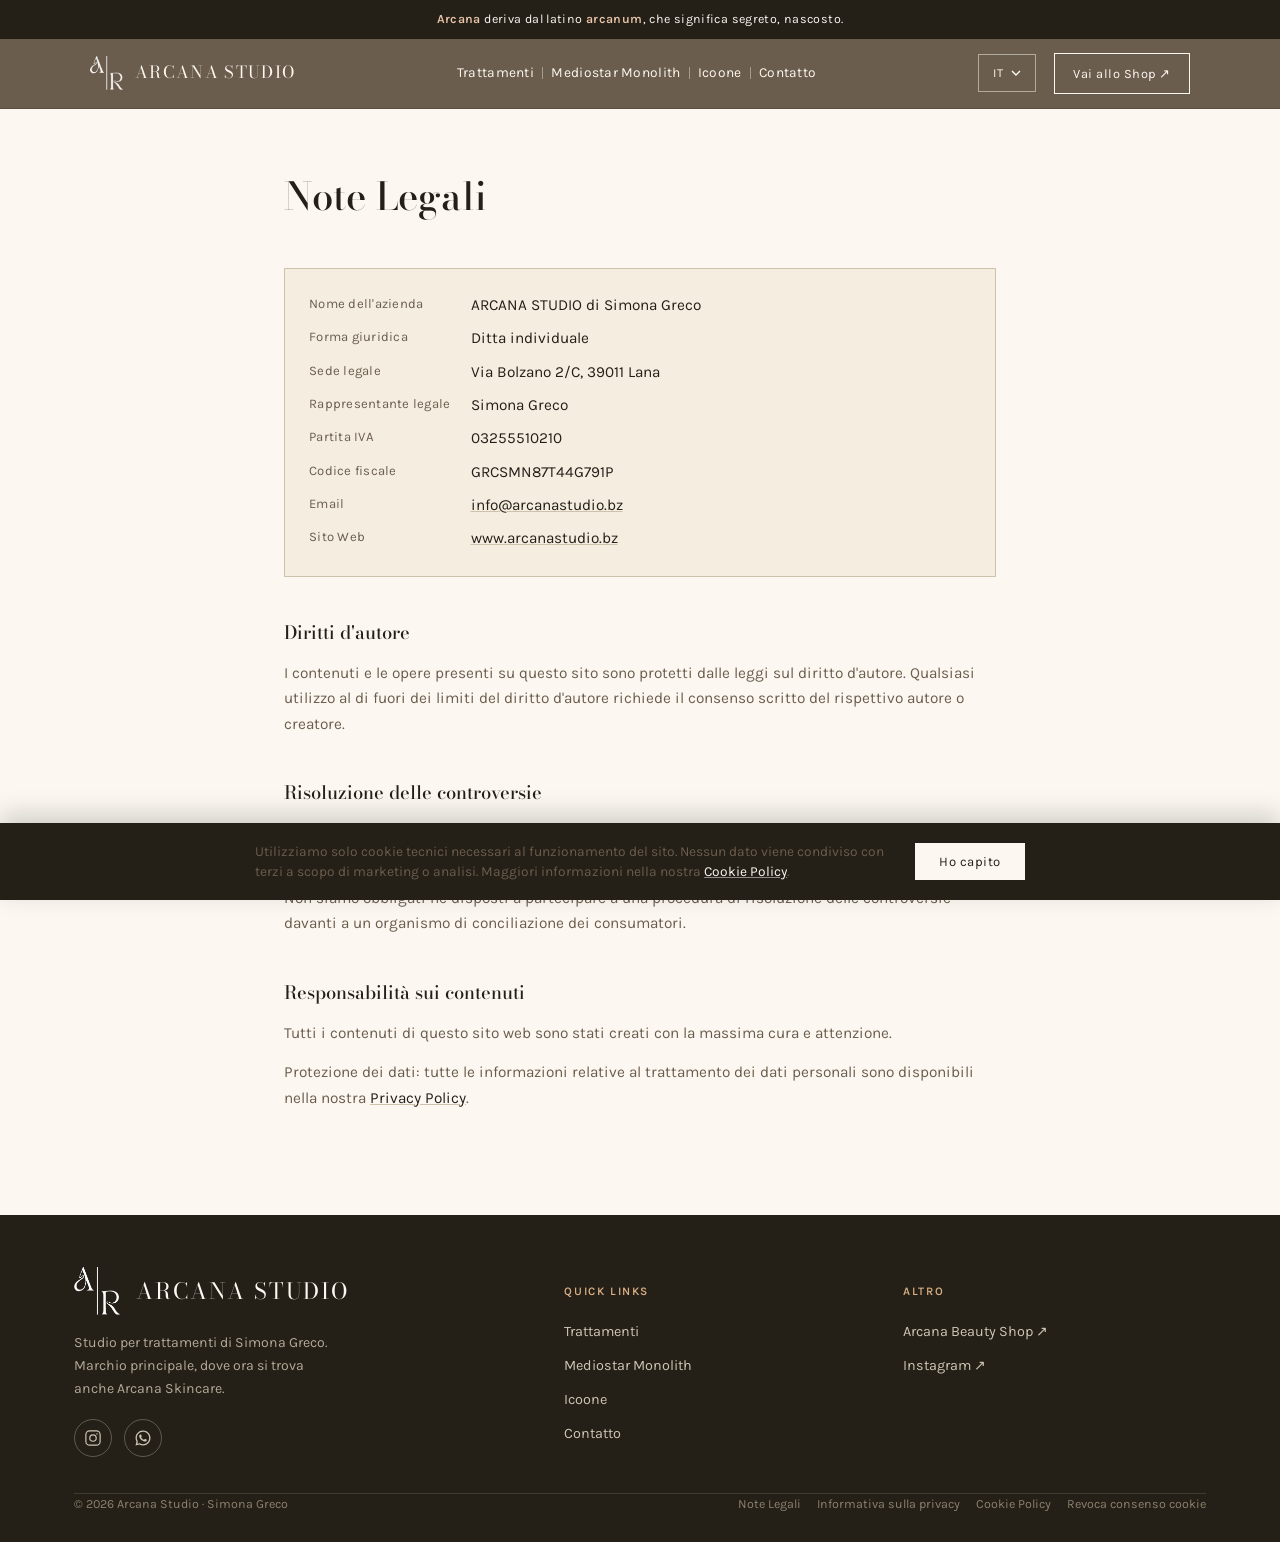
<file: impressum.html>
<!DOCTYPE html>
<html lang="it">
<head>
<script>(function(){if('scrollRestoration' in history){history.scrollRestoration='manual';}var frames=0;function toTop(){window.scrollTo(0,0);frames++;if(frames<20){requestAnimationFrame(toTop);}}toTop();window.addEventListener('pageshow',function(){frames=0;toTop();});})();</script>
<meta charset="UTF-8">
<meta name="viewport" content="width=device-width, initial-scale=1.0">
<link rel="icon" type="image/png" href="assets/favicon-black.png" media="(prefers-color-scheme: light)">
<link rel="icon" type="image/png" href="assets/favicon-white.png" media="(prefers-color-scheme: dark)">
<link rel="icon" href="favicon.ico" sizes="any">
<title>Note Legali — Arcana Studio</title>
<link rel="stylesheet" href="assets/fonts.css">
<style>
  :root{
    --cream:#FCF8F1;
    --cream-deep:#F4EDE0;
    --ink:#241F17;
    --taupe:#6B5D4D;
    --terracotta:#6B5D4D;
    --line:#E3D9C8;
    --line-strong:#CFC2AC;
    --max:760px;
  }
  *{box-sizing:border-box;}
  body{
    margin:0;
    background:var(--cream);
    color:var(--ink);
    font-family:'Karla', -apple-system, sans-serif;
    font-size:16px;
    line-height:1.65;
    -webkit-font-smoothing:antialiased;
  }
  a{color:inherit;}
  h1,h2{
    font-family:'Bodoni Moda', Georgia, serif;
    font-weight:500;
    margin:0;
  }
  img{max-width:100%;display:block;}
  .rule{
    width:1px;height:0.9em;background:currentColor;opacity:0.35;
    display:inline-block;margin:0 0.6em;vertical-align:middle;
  }

  /* ---------- draft banner ---------- */
  .draft-banner{
    background:var(--ink);color:var(--cream);text-align:center;
    font-size:0.78rem;letter-spacing:0.03em;padding:9px 16px;
  }
  .draft-banner strong{color:#E9C6A8;font-weight:600;}

  /* ---------- nav ---------- */
  header{
    position:sticky;top:0;z-index:40;
    background:var(--taupe);
    border-bottom:1px solid rgba(0,0,0,0.15);
  }
  nav.wrap{
    display:grid;grid-template-columns:auto 1fr auto;align-items:center;
    gap:14px 24px;padding-block:14px;
    max-width:1180px;margin:0 auto;padding-inline:24px;
  }
  @media (min-width:640px){ nav.wrap{padding-inline:40px;} }
  .brand{display:flex;align-items:center;gap:12px;text-decoration:none;color:var(--cream);justify-self:start;}
  .brand img{height:34px;width:auto;}
  .brand-word{font-family:'Bodoni Moda',serif;font-size:1.05rem;letter-spacing:0.08em;text-transform:uppercase;}
  .nav-right{display:flex;align-items:center;gap:18px;flex-wrap:wrap;justify-self:end;}
  .nav-links{
    display:none;align-items:center;justify-self:center;
    font-size:0.86rem;letter-spacing:0.02em;color:var(--cream);
  }
  .nav-links .rule{opacity:0.4;}
  .nav-links a{text-decoration:none;padding:6px 0;border-bottom:1px solid transparent;color:var(--cream);}
  .nav-links a:hover{border-color:#E9C6A8;}
  @media (min-width:860px){ .nav-links{display:flex;} }
  .nav-toggle{
    display:none;
    background:none;border:1px solid rgba(252,248,241,0.5);
    width:38px;height:38px;flex-shrink:0;
    align-items:center;justify-content:center;
    cursor:pointer;position:relative;
  }
  .nav-toggle span{
    display:block;width:18px;height:2px;background:var(--cream);
    position:relative;transition:background 0.15s;
  }
  .nav-toggle span::before,.nav-toggle span::after{
    content:'';position:absolute;left:0;width:18px;height:2px;background:var(--cream);
    transition:transform 0.15s;
  }
  .nav-toggle span::before{top:-6px;}
  .nav-toggle span::after{top:6px;}
  .nav-toggle[aria-expanded="true"] span{background:transparent;}
  .nav-toggle[aria-expanded="true"] span::before{transform:translateY(6px) rotate(45deg);}
  .nav-toggle[aria-expanded="true"] span::after{transform:translateY(-6px) rotate(-45deg);}
  @media (max-width:859px){
    nav.wrap{position:relative;}
    .nav-toggle{display:inline-flex;}
    .nav-cta{display:none;}
    .nav-links{
      display:none;
      position:absolute;top:100%;right:0;
      flex-direction:column;align-items:stretch;
      background:var(--taupe);
      min-width:220px;
      padding:0;
      box-shadow:0 16px 30px rgba(0,0,0,0.18);
      z-index:50;
    }
    .nav-links.is-open{display:flex;}
    .nav-links .rule{display:none;}
    .nav-links a{padding:14px 24px;border-bottom:1px solid rgba(252,248,241,0.15);text-align:left;}
    .nav-links a:last-child{border-bottom:none;}
  }

  .lang-switch{position:relative;}
  .lang-toggle{
    display:flex;align-items:center;gap:8px;
    background:none;border:1px solid rgba(252,248,241,0.5);color:var(--cream);
    padding:8px 14px;font:inherit;font-family:'Karla',sans-serif;
    font-size:0.76rem;letter-spacing:0.06em;text-transform:uppercase;
    cursor:pointer;transition:border-color 0.15s;
  }
  .lang-toggle:hover{border-color:var(--cream);}
  .lang-toggle svg{flex-shrink:0;transition:transform 0.15s;}
  .lang-toggle[aria-expanded="true"] svg{transform:rotate(180deg);}
  .lang-menu{
    position:absolute;top:calc(100% + 10px);right:0;
    display:flex;flex-direction:column;
    background:var(--cream);border:1px solid var(--line-strong);
    min-width:170px;box-shadow:0 14px 30px rgba(36,31,23,0.2);z-index:60;
  }
  .lang-menu[hidden]{display:none;}
  .lang-option{
    background:none;border:none;text-align:left;padding:11px 16px;
    font:inherit;font-family:'Karla',sans-serif;font-size:0.88rem;
    color:var(--ink);cursor:pointer;border-bottom:1px solid var(--line);
  }
  .lang-option:last-child{border-bottom:none;}
  .lang-option:hover{background:var(--cream-deep);}
  .lang-option.is-active{font-weight:700;color:var(--terracotta);}

  .nav-cta{
    border:1px solid var(--cream);color:var(--cream);padding:9px 18px;
    font-size:0.8rem;letter-spacing:0.04em;text-decoration:none;white-space:nowrap;
    transition:background 0.15s, color 0.15s;
  }
  .nav-cta:hover{background:var(--cream);color:var(--taupe);}

  .wrap{max-width:var(--max);margin:0 auto;padding:56px 24px 90px;}
  h1{font-size:clamp(1.8rem,4vw,2.4rem);margin-bottom:40px;}
  h2{font-size:1.15rem;margin-top:40px;margin-bottom:14px;}
  p{color:var(--taupe);font-size:0.96rem;margin:0 0 14px;}
  p a{color:var(--ink);text-decoration-color:var(--line-strong);}
  p a:hover{color:var(--terracotta);}
  dl{
    display:grid;
    grid-template-columns:auto 1fr;
    gap:8px 20px;
    background:var(--cream-deep);
    border:1px solid var(--line-strong);
    padding:24px;
    margin:0 0 32px;
  }
  dt{color:var(--taupe);font-size:0.82rem;letter-spacing:0.02em;}
  dd{margin:0;font-size:0.96rem;color:var(--ink);}
  dd a{color:var(--ink);text-decoration-color:var(--line-strong);}
  dd a:hover{color:var(--terracotta);}
  @media (max-width:520px){
    dl{grid-template-columns:1fr;}
    dt{margin-top:8px;}
  }

  footer{background:var(--ink);color:#CFC5B4;padding-block:52px 28px;}
  .cookie-banner{position:fixed;left:0;right:0;bottom:0;z-index:200;background:var(--ink);color:#CFC5B4;padding:18px 24px;display:flex;align-items:center;justify-content:center;gap:20px;flex-wrap:wrap;box-shadow:0 -8px 24px rgba(0,0,0,0.18);}
  .cookie-banner[hidden]{display:none;}
  .cookie-banner p{margin:0;font-size:0.86rem;max-width:640px;line-height:1.5;}
  .cookie-banner p a{color:var(--cream);text-decoration:underline;text-decoration-color:rgba(252,248,241,0.5);}
  .cookie-banner p a:hover{text-decoration-color:var(--cream);}
  .cookie-banner-btn{background:var(--cream);color:var(--ink);border:none;padding:11px 24px;font-size:0.82rem;letter-spacing:0.04em;cursor:pointer;white-space:nowrap;flex-shrink:0;font-family:'Karla',-apple-system,sans-serif;transition:background 0.15s;}
  .cookie-banner-btn:hover{background:#E9C6A8;}
  footer .wrap{max-width:1180px;padding-top:0;padding-bottom:0;}
  .foot-grid{
    display:grid;grid-template-columns:1fr;gap:36px;
    padding-bottom:36px;border-bottom:1px solid rgba(255,255,255,0.12);
  }
  @media (min-width:760px){
    .foot-grid{grid-template-columns:1.2fr 0.8fr 0.8fr;}
  }
  .foot-brand-top{display:flex;align-items:center;gap:16px;margin-bottom:16px;}
  .foot-brand img{height:48px;width:auto;}
  .foot-brand-word{font-family:'Bodoni Moda',serif;font-size:1.4rem;letter-spacing:0.08em;text-transform:uppercase;color:var(--cream);}
  .foot-brand p{max-width:34ch;font-size:0.88rem;color:#B4A997;}
  .foot-social{display:flex;gap:12px;margin-top:18px;}
  .foot-social a{
    width:38px;height:38px;border-radius:50%;
    border:1px solid rgba(207,197,180,0.35);
    display:flex;align-items:center;justify-content:center;
    color:#CFC5B4;transition:border-color 0.15s,color 0.15s;
  }
  .foot-social a:hover{color:#fff;border-color:#fff;}
  .foot-social svg{width:18px;height:18px;}
  .foot-col h4{
    font-size:0.72rem;letter-spacing:0.14em;text-transform:uppercase;
    color:#D8AE84;margin-bottom:14px;font-family:'Karla',sans-serif;font-weight:600;
  }
  .foot-col a{display:block;text-decoration:none;color:#CFC5B4;font-size:0.9rem;padding-block:5px;}
  .foot-col a:hover{color:#fff;}
  .foot-bottom{
    display:flex;flex-wrap:wrap;justify-content:space-between;gap:10px;
    padding-top:22px;font-size:0.78rem;color:#8C816E;
  }
  .foot-legal{display:flex;flex-wrap:wrap;gap:16px;}
  .foot-legal a{color:#8C816E;text-decoration:none;}
  .foot-legal a:hover{color:#CFC5B4;}
</style>
</head>
<body>
<div class="draft-banner" data-i18n="banner">
  <strong>Arcana</strong> deriva dal latino <strong>arcanum</strong>, che significa segreto, nascosto.
</div>

<header>
  <nav class="wrap">
    <a class="brand" href="index.html">
      <img src="assets/logo-bianco.png" alt="Arcana Studio Logo">
      <span class="brand-word">Arcana Studio</span>
    </a>
    <div class="nav-links">
      <a href="behandlungen.html" data-i18n="nav.behandlungen">Trattamenti</a><span class="rule"></span>
      <a href="mediostar.html" data-i18n="nav.mediostar">Mediostar Monolith</a><span class="rule"></span>
      <a href="icoone.html" data-i18n="nav.icoone">Icoone</a><span class="rule"></span>
      <a href="kontakt.html" data-i18n="nav.kontakt">Contatti</a>
    </div>
    <div class="nav-right">
      <div class="lang-switch">
        <button type="button" class="lang-toggle" id="lang-toggle" aria-haspopup="true" aria-expanded="false">
          <span class="lang-current">IT</span>
          <svg width="10" height="6" viewBox="0 0 10 6" fill="none"><path d="M1 1L5 5L9 1" stroke="currentColor" stroke-width="1.4"/></svg>
        </button>
        <div class="lang-menu" id="lang-menu" hidden>
          <button type="button" class="lang-option" data-lang="it">Italiano</button>
          <button type="button" class="lang-option" data-lang="de">Deutsch</button>
          <button type="button" class="lang-option" data-lang="en">English</button>
          <button type="button" class="lang-option" data-lang="es">Español</button>
          <button type="button" class="lang-option" data-lang="fr">Français</button>
        </div>
      </div>
      <button type="button" class="nav-toggle" id="nav-toggle" aria-label="Menu" aria-haspopup="true" aria-expanded="false"><span></span></button>
      <a class="nav-cta" href="https://www.arcanabeautyshop.com" target="_blank" rel="noopener" data-i18n="nav.shop">Vai allo Shop ↗</a>
    </div>
  </nav>
</header>
<div class="wrap">
  <h1 data-i18n="legal.h1">Note Legali</h1>

  <dl>
    <dt data-i18n="legal.label.company">Nome dell'azienda</dt><dd>ARCANA STUDIO di Simona Greco</dd>
    <dt data-i18n="legal.label.form">Forma giuridica</dt><dd data-i18n="legal.value.form">Ditta individuale</dd>
    <dt data-i18n="legal.label.address">Sede legale</dt><dd>Via Bolzano 2/C, 39011 Lana</dd>
    <dt data-i18n="legal.label.rep">Rappresentante legale</dt><dd>Simona Greco</dd>
    <dt data-i18n="legal.label.vat">Partita IVA</dt><dd>03255510210</dd>
    <dt data-i18n="legal.label.taxcode">Codice fiscale</dt><dd>GRCSMN87T44G791P</dd>
    <dt data-i18n="legal.label.email">Email</dt><dd><a href="mailto:info@arcanastudio.bz">info@arcanastudio.bz</a></dd>
    <dt data-i18n="legal.label.website">Sito Web</dt><dd><a href="https://www.arcanastudio.bz" target="_blank" rel="noopener">www.arcanastudio.bz</a></dd>
  </dl>

  <h2 data-i18n="legal.copyright.h2">Diritti d'autore</h2>
  <p data-i18n="legal.copyright.p">I contenuti e le opere presenti su questo sito sono protetti dalle leggi sul diritto d'autore. Qualsiasi utilizzo al di fuori dei limiti del diritto d'autore richiede il consenso scritto del rispettivo autore o creatore.</p>

  <h2 data-i18n="legal.disputes.h2">Risoluzione delle controversie</h2>
  <p data-i18n="legal.disputes.p1">La Commissione Europea fornisce una piattaforma per la risoluzione delle controversie online (ODR), accessibile al seguente link: <a href="https://ec.europa.eu/consumers/odr" target="_blank" rel="noopener">https://ec.europa.eu/consumers/odr</a>.</p>
  <p data-i18n="legal.disputes.p2">Non siamo obbligati né disposti a partecipare a una procedura di risoluzione delle controversie davanti a un organismo di conciliazione dei consumatori.</p>

  <h2 data-i18n="legal.liability.h2">Responsabilità sui contenuti</h2>
  <p data-i18n="legal.liability.p1">Tutti i contenuti di questo sito web sono stati creati con la massima cura e attenzione.</p>
  <p data-i18n="legal.liability.p2">Protezione dei dati: tutte le informazioni relative al trattamento dei dati personali sono disponibili nella nostra <a href="privacy.html">Privacy Policy</a>.</p>
</div>


<footer>
  <div class="wrap">
    <div class="foot-grid">
      <div class="foot-brand">
        <div class="foot-brand-top">
          <img src="assets/logo-bianco.png" alt="Arcana Studio">
          <span class="foot-brand-word">Arcana Studio</span>
        </div>
        <p data-i18n="footer.tagline">Studio für Behandlungen von Simona Greco. Hauptmarke, bei der es jetzt auch Arcana Skincare gibt.</p>
        <div class="foot-social">
          <a href="https://www.instagram.com/arcanasimonagreco/" target="_blank" rel="noopener" aria-label="Instagram">
            <svg viewBox="0 0 24 24" fill="none" stroke="currentColor" stroke-width="1.6"><rect x="2.5" y="2.5" width="19" height="19" rx="5"/><circle cx="12" cy="12" r="4.3"/><circle cx="17.3" cy="6.7" r="0.9" fill="currentColor" stroke="none"/></svg>
          </a>
          <a href="https://wa.me/393441712506" target="_blank" rel="noopener" aria-label="WhatsApp">
            <svg viewBox="0 0 24 24" fill="currentColor"><path d="M12.04 2c-5.5 0-9.96 4.46-9.96 9.96 0 1.76.46 3.4 1.26 4.83L2 22l5.36-1.31a9.9 9.9 0 0 0 4.68 1.19h.004c5.5 0 9.96-4.46 9.96-9.96S17.54 2 12.04 2zm0 18.2h-.003a8.2 8.2 0 0 1-4.19-1.15l-.3-.18-3.12.76.84-3.03-.2-.31a8.18 8.18 0 0 1-1.26-4.36c0-4.52 3.68-8.2 8.22-8.2 2.2 0 4.26.86 5.82 2.41a8.15 8.15 0 0 1 2.41 5.8c0 4.53-3.69 8.26-8.2 8.26zm4.5-6.16c-.25-.12-1.46-.72-1.69-.8-.23-.08-.39-.12-.56.12-.17.25-.64.8-.78.96-.14.17-.29.19-.53.06-.25-.12-1.05-.39-2-1.23-.74-.66-1.24-1.48-1.39-1.72-.14-.25-.02-.38.11-.51.11-.11.25-.29.37-.43.12-.14.16-.25.25-.41.08-.17.04-.31-.02-.43-.06-.12-.56-1.35-.77-1.85-.2-.48-.41-.42-.56-.43h-.48c-.17 0-.43.06-.66.31s-.87.85-.87 2.08.89 2.42 1.02 2.59c.12.17 1.75 2.67 4.24 3.74.59.26 1.05.41 1.41.52.59.19 1.13.16 1.56.1.48-.07 1.46-.6 1.66-1.17.21-.58.21-1.08.14-1.18-.06-.1-.23-.16-.48-.28z"/></svg>
          </a>
        </div>
      </div>
      <div class="foot-col">
        <h4 data-i18n="footer.quickLinks">Quick Links</h4>
        <a href="behandlungen.html" data-i18n="nav.behandlungen">Behandlungen</a>
        <a href="mediostar.html" data-i18n="nav.mediostar">Mediostar Monolith</a>
        <a href="icoone.html" data-i18n="nav.icoone">Icoone</a>
        <a href="kontakt.html" data-i18n="nav.kontakt">Kontakt</a>
      </div>
      <div class="foot-col">
        <h4 data-i18n="footer.moreHeading">Mehr</h4>
        <a href="https://www.arcanabeautyshop.com" target="_blank" rel="noopener" data-i18n="footer.linkShop">Arcana Beauty Shop ↗</a>
        <a href="https://www.instagram.com/arcanasimonagreco/" target="_blank" rel="noopener" data-i18n="footer.linkInstagram">Instagram ↗</a>
      </div>
    </div>
    <div class="wrap foot-bottom" style="padding-left:0;padding-right:0;">
      <span data-i18n="footer.copyright">© 2026 Arcana Studio · Simona Greco</span>
      <div class="foot-legal">
        <a href="impressum.html" data-i18n="footer.legalNotice">Impressum</a>
        <a href="privacy.html" data-i18n="footer.privacyPolicy">Datenschutz</a>
        <a href="cookie.html" data-i18n="footer.cookiePolicy">Cookies</a>
        <a href="#" id="cookie-settings-link" data-i18n="footer.cookieSettings">Cookie-Einwilligung widerrufen</a>
      </div>
    </div>
  </div>
</footer>

<div class="cookie-banner" id="cookie-banner" hidden>
  <p data-i18n="cookiebanner.text">Utilizziamo solo cookie tecnici necessari al funzionamento del sito. Nessun dato viene condiviso con terzi a scopo di marketing o analisi. Maggiori informazioni nella nostra <a href="cookie.html">Cookie Policy</a>.</p>
  <button type="button" class="cookie-banner-btn" id="cookie-accept" data-i18n="cookiebanner.accept">Ho capito</button>
</div>

<script>
  var translations = {
    de: {
      "banner": '<strong>Arcana</strong> kommt vom lateinischen <strong>arcanum</strong> — das Geheimnis, das Verborgene.',
      "nav.behandlungen":"Behandlungen","nav.mediostar":"Mediostar Monolith","nav.icoone":"Icoone","nav.kontakt":"Kontakt","nav.shop":"Zum Shop ↗",
      "footer.tagline":"Studio für Behandlungen von Simona Greco. Hauptmarke, bei der es jetzt auch Arcana Skincare gibt.",
      "footer.studioHeading":"Studio","footer.quickLinks":"Quick Links","footer.linkAbout":"Über uns","footer.linkTreatments":"Behandlungen","footer.linkClass":"Simona Greco","footer.linkContact":"Kontakt",
      "footer.moreHeading":"Mehr","footer.linkShop":"Arcana Beauty Shop ↗","footer.linkInstagram":"Instagram ↗",
      "footer.copyright":"© 2026 Arcana Studio · Simona Greco",
      "footer.legalNotice":"Impressum","footer.privacyPolicy":"Datenschutz","footer.cookiePolicy":"Cookies","footer.cookieSettings":"Cookie-Einwilligung widerrufen","cookiebanner.text":"Wir verwenden ausschließlich technisch notwendige Cookies für den Betrieb dieser Website. Es werden keine Daten zu Marketing- oder Analysezwecken an Dritte weitergegeben. Mehr dazu in unserer <a href=\"cookie.html\">Cookie-Richtlinie</a>.","cookiebanner.accept":"Verstanden",
      "legal.h1":"Impressum",
      "legal.label.company":"Firmenname","legal.label.form":"Rechtsform","legal.label.address":"Sitz","legal.label.rep":"Gesetzlicher Vertreter",
      "legal.label.vat":"USt-IdNr.","legal.label.taxcode":"Steuernummer","legal.label.email":"E-Mail","legal.label.website":"Webseite",
      "legal.value.form":"Einzelunternehmen",
      "legal.copyright.h2":"Urheberrecht",
      "legal.copyright.p":"Die Inhalte und Werke auf dieser Website unterliegen dem Urheberrecht. Jede Nutzung, die über die Grenzen des Urheberrechts hinausgeht, bedarf der schriftlichen Zustimmung des jeweiligen Urhebers.",
      "legal.disputes.h2":"Streitbeilegung",
      "legal.disputes.p1":'Die Europäische Kommission stellt eine Plattform zur Online-Streitbeilegung (OS) bereit, erreichbar unter: <a href="https://ec.europa.eu/consumers/odr" target="_blank" rel="noopener">https://ec.europa.eu/consumers/odr</a>.',
      "legal.disputes.p2":"Wir sind nicht verpflichtet und nicht bereit, an einem Streitbeilegungsverfahren vor einer Verbraucherschlichtungsstelle teilzunehmen.",
      "legal.liability.h2":"Haftung für Inhalte",
      "legal.liability.p1":"Alle Inhalte dieser Website wurden mit größter Sorgfalt erstellt.",
      "legal.liability.p2":'Datenschutz: Alle Informationen zur Verarbeitung personenbezogener Daten findest du in unserer <a href="privacy.html">Datenschutzerklärung</a>.'
    },
    it: {
      "banner": '<strong>Arcana</strong> deriva dal latino <strong>arcanum</strong>, che significa segreto, nascosto.',
      "nav.behandlungen":"Trattamenti","nav.mediostar":"Mediostar Monolith","nav.icoone":"Icoone","nav.kontakt":"Contatto","nav.shop":"Vai allo Shop ↗",
      "footer.tagline":"Studio per trattamenti di Simona Greco. Marchio principale, dove ora si trova anche Arcana Skincare.",
      "footer.studioHeading":"Studio","footer.quickLinks":"Quick Links","footer.linkAbout":"Chi siamo","footer.linkTreatments":"Trattamenti","footer.linkClass":"Simona Greco","footer.linkContact":"Contatto",
      "footer.moreHeading":"Altro","footer.linkShop":"Arcana Beauty Shop ↗","footer.linkInstagram":"Instagram ↗",
      "footer.copyright":"© 2026 Arcana Studio · Simona Greco",
      "footer.legalNotice":"Note Legali","footer.privacyPolicy":"Informativa sulla privacy","footer.cookiePolicy":"Cookie Policy","footer.cookieSettings":"Revoca consenso cookie","cookiebanner.text":"Utilizziamo solo cookie tecnici necessari al funzionamento del sito. Nessun dato viene condiviso con terzi a scopo di marketing o analisi. Maggiori informazioni nella nostra <a href=\"cookie.html\">Cookie Policy</a>.","cookiebanner.accept":"Ho capito",
      "legal.h1":"Note Legali",
      "legal.label.company":"Nome dell'azienda","legal.label.form":"Forma giuridica","legal.label.address":"Sede legale","legal.label.rep":"Rappresentante legale",
      "legal.label.vat":"Partita IVA","legal.label.taxcode":"Codice fiscale","legal.label.email":"Email","legal.label.website":"Sito Web",
      "legal.value.form":"Ditta individuale",
      "legal.copyright.h2":"Diritti d'autore",
      "legal.copyright.p":"I contenuti e le opere presenti su questo sito sono protetti dalle leggi sul diritto d'autore. Qualsiasi utilizzo al di fuori dei limiti del diritto d'autore richiede il consenso scritto del rispettivo autore o creatore.",
      "legal.disputes.h2":"Risoluzione delle controversie",
      "legal.disputes.p1":'La Commissione Europea fornisce una piattaforma per la risoluzione delle controversie online (ODR), accessibile al seguente link: <a href="https://ec.europa.eu/consumers/odr" target="_blank" rel="noopener">https://ec.europa.eu/consumers/odr</a>.',
      "legal.disputes.p2":"Non siamo obbligati né disposti a partecipare a una procedura di risoluzione delle controversie davanti a un organismo di conciliazione dei consumatori.",
      "legal.liability.h2":"Responsabilità sui contenuti",
      "legal.liability.p1":"Tutti i contenuti di questo sito web sono stati creati con la massima cura e attenzione.",
      "legal.liability.p2":'Protezione dei dati: tutte le informazioni relative al trattamento dei dati personali sono disponibili nella nostra <a href="privacy.html">Privacy Policy</a>.'
    },
    en: {
      "banner": '<strong>Arcana</strong> comes from the Latin <strong>arcanum</strong>, meaning secret, hidden.',
      "nav.behandlungen":"Treatments","nav.mediostar":"Mediostar Monolith","nav.icoone":"Icoone","nav.kontakt":"Contact","nav.shop":"Visit the Shop ↗",
      "footer.tagline":"Treatment studio by Simona Greco. The main brand, now also home to Arcana Skincare.",
      "footer.studioHeading":"Studio","footer.quickLinks":"Quick Links","footer.linkAbout":"About","footer.linkTreatments":"Treatments","footer.linkClass":"Simona Greco","footer.linkContact":"Contact",
      "footer.moreHeading":"More","footer.linkShop":"Arcana Beauty Shop ↗","footer.linkInstagram":"Instagram ↗",
      "footer.copyright":"© 2026 Arcana Studio · Simona Greco",
      "footer.legalNotice":"Legal Notice","footer.privacyPolicy":"Privacy Policy","footer.cookiePolicy":"Cookie Policy","footer.cookieSettings":"Withdraw cookie consent","cookiebanner.text":"We only use strictly necessary cookies to run this website. No data is shared with third parties for marketing or analytics purposes. More information in our <a href=\"cookie.html\">Cookie Policy</a>.","cookiebanner.accept":"Got it",
      "legal.h1":"Legal Notice",
      "legal.label.company":"Company name","legal.label.form":"Legal form","legal.label.address":"Registered office","legal.label.rep":"Legal representative",
      "legal.label.vat":"VAT number","legal.label.taxcode":"Tax code","legal.label.email":"Email","legal.label.website":"Website",
      "legal.value.form":"Sole proprietorship",
      "legal.copyright.h2":"Copyright",
      "legal.copyright.p":"The content and works on this website are protected by copyright law. Any use beyond the limits of copyright requires the written consent of the respective author or creator.",
      "legal.disputes.h2":"Dispute Resolution",
      "legal.disputes.p1":'The European Commission provides a platform for online dispute resolution (ODR), available at: <a href="https://ec.europa.eu/consumers/odr" target="_blank" rel="noopener">https://ec.europa.eu/consumers/odr</a>.',
      "legal.disputes.p2":"We are neither obliged nor willing to take part in dispute resolution proceedings before a consumer arbitration board.",
      "legal.liability.h2":"Liability for Content",
      "legal.liability.p1":"All content on this website has been created with the greatest care and attention.",
      "legal.liability.p2":'Data protection: all information on the processing of personal data is available in our <a href="privacy.html">Privacy Policy</a>.'
    },
    fr: {
      "banner": '<strong>Arcana</strong> vient du latin <strong>arcanum</strong>, qui signifie secret, caché.',
      "nav.behandlungen":"Soins","nav.mediostar":"Mediostar Monolith","nav.icoone":"Icoone","nav.kontakt":"Contact","nav.shop":"Voir la boutique ↗",
      "footer.tagline":"Studio de soins de Simona Greco. Marque principale, où se trouve désormais aussi Arcana Skincare.",
      "footer.studioHeading":"Studio","footer.quickLinks":"Quick Links","footer.linkAbout":"À propos","footer.linkTreatments":"Soins","footer.linkClass":"Simona Greco","footer.linkContact":"Contact",
      "footer.moreHeading":"Plus","footer.linkShop":"Arcana Beauty Shop ↗","footer.linkInstagram":"Instagram ↗",
      "footer.copyright":"© 2026 Arcana Studio · Simona Greco",
      "footer.legalNotice":"Mentions légales","footer.privacyPolicy":"Confidentialité","footer.cookiePolicy":"Cookies","footer.cookieSettings":"Retirer le consentement aux cookies","cookiebanner.text":"Nous utilisons uniquement des cookies techniques nécessaires au fonctionnement du site. Aucune donnée n'est partagée avec des tiers à des fins de marketing ou d'analyse. Plus d'informations dans notre <a href=\"cookie.html\">Politique de cookies</a>.","cookiebanner.accept":"Compris",
      "legal.h1":"Mentions légales",
      "legal.label.company":"Raison sociale","legal.label.form":"Forme juridique","legal.label.address":"Siège social","legal.label.rep":"Représentant légal",
      "legal.label.vat":"Numéro de TVA","legal.label.taxcode":"Code fiscal","legal.label.email":"E-mail","legal.label.website":"Site web",
      "legal.value.form":"Entreprise individuelle",
      "legal.copyright.h2":"Droits d'auteur",
      "legal.copyright.p":"Les contenus et œuvres présents sur ce site sont protégés par le droit d'auteur. Toute utilisation dépassant les limites du droit d'auteur nécessite le consentement écrit de l'auteur ou du créateur concerné.",
      "legal.disputes.h2":"Résolution des litiges",
      "legal.disputes.p1":'La Commission européenne propose une plateforme de résolution des litiges en ligne (RLL), accessible à l\'adresse suivante : <a href="https://ec.europa.eu/consumers/odr" target="_blank" rel="noopener">https://ec.europa.eu/consumers/odr</a>.',
      "legal.disputes.p2":"Nous ne sommes ni tenus ni disposés à participer à une procédure de résolution des litiges devant un organisme de médiation de la consommation.",
      "legal.liability.h2":"Responsabilité du contenu",
      "legal.liability.p1":"Tous les contenus de ce site ont été créés avec le plus grand soin.",
      "legal.liability.p2":'Protection des données : toutes les informations relatives au traitement des données personnelles sont disponibles dans notre <a href="privacy.html">Politique de confidentialité</a>.'
    },
    es: {
      "banner": '<strong>Arcana</strong> viene del latín <strong>arcanum</strong>, que significa secreto, oculto.',
      "nav.behandlungen":"Tratamientos","nav.mediostar":"Mediostar Monolith","nav.icoone":"Icoone","nav.kontakt":"Contacto","nav.shop":"Ir a la tienda ↗",
      "footer.tagline":"Estudio de tratamientos de Simona Greco. Marca principal, donde ahora también se encuentra Arcana Skincare.",
      "footer.studioHeading":"Estudio","footer.quickLinks":"Quick Links","footer.linkAbout":"Sobre nosotros","footer.linkTreatments":"Tratamientos","footer.linkClass":"Simona Greco","footer.linkContact":"Contacto",
      "footer.moreHeading":"Más","footer.linkShop":"Arcana Beauty Shop ↗","footer.linkInstagram":"Instagram ↗",
      "footer.copyright":"© 2026 Arcana Studio · Simona Greco",
      "footer.legalNotice":"Aviso Legal","footer.privacyPolicy":"Política de Privacidad","footer.cookiePolicy":"Política de Cookies","footer.cookieSettings":"Retirar el consentimiento de cookies","cookiebanner.text":"Utilizamos únicamente cookies técnicas necesarias para el funcionamiento del sitio. No se comparten datos con terceros con fines de marketing o análisis. Más información en nuestra <a href=\"cookie.html\">Política de Cookies</a>.","cookiebanner.accept":"Entendido",
      "legal.h1":"Aviso Legal",
      "legal.label.company":"Nombre de la empresa","legal.label.form":"Forma jurídica","legal.label.address":"Domicilio social","legal.label.rep":"Representante legal",
      "legal.label.vat":"Número de IVA","legal.label.taxcode":"Código fiscal","legal.label.email":"Correo electrónico","legal.label.website":"Sitio web",
      "legal.value.form":"Empresa individual",
      "legal.copyright.h2":"Derechos de autor",
      "legal.copyright.p":"Los contenidos y obras de este sitio web están protegidos por la legislación sobre derechos de autor. Cualquier uso que exceda los límites del derecho de autor requiere el consentimiento por escrito del autor o creador correspondiente.",
      "legal.disputes.h2":"Resolución de conflictos",
      "legal.disputes.p1":'La Comisión Europea ofrece una plataforma de resolución de litigios en línea (ODR), disponible en: <a href="https://ec.europa.eu/consumers/odr" target="_blank" rel="noopener">https://ec.europa.eu/consumers/odr</a>.',
      "legal.disputes.p2":"No estamos obligados ni dispuestos a participar en un procedimiento de resolución de conflictos ante un organismo de arbitraje de consumo.",
      "legal.liability.h2":"Responsabilidad sobre los contenidos",
      "legal.liability.p1":"Todos los contenidos de este sitio web han sido creados con el máximo cuidado y atención.",
      "legal.liability.p2":'Protección de datos: toda la información relativa al tratamiento de datos personales está disponible en nuestra <a href="privacy.html">Política de Privacidad</a>.'
    }
  };

  function applyLang(lang){
    var dict = translations[lang] || translations.de;
    document.querySelectorAll('[data-i18n]').forEach(function(el){
      var key = el.getAttribute('data-i18n');
      if(dict[key] !== undefined) el.innerHTML = dict[key];
    });
    document.querySelectorAll('.lang-option').forEach(function(btn){
      btn.classList.toggle('is-active', btn.getAttribute('data-lang') === lang);
    });
    var langCurrentEl = document.querySelector('.lang-current');
    if(langCurrentEl) langCurrentEl.textContent = lang.toUpperCase();
    document.documentElement.setAttribute('lang', lang);
    try{ localStorage.setItem('arcanaLang', lang); }catch(e){}
  }

  var langToggle = document.getElementById('lang-toggle');
  var langMenu = document.getElementById('lang-menu');
  function closeLangMenu(){ langMenu.hidden = true; langToggle.setAttribute('aria-expanded','false'); }
  function openLangMenu(){ langMenu.hidden = false; langToggle.setAttribute('aria-expanded','true'); }
  langToggle.addEventListener('click', function(e){
    e.stopPropagation();
    if(langMenu.hidden){ openLangMenu(); } else { closeLangMenu(); }
  });
  document.addEventListener('click', function(e){
    if(!langMenu.hidden && !langMenu.contains(e.target) && e.target !== langToggle){ closeLangMenu(); }
  });
  document.addEventListener('keydown', function(e){ if(e.key === 'Escape') closeLangMenu(); });
  var navToggle = document.getElementById('nav-toggle');
  var navLinksEl = document.querySelector('.nav-links');
  if(navToggle && navLinksEl){
    navToggle.addEventListener('click', function(e){
      e.stopPropagation();
      var isOpen = navLinksEl.classList.toggle('is-open');
      navToggle.setAttribute('aria-expanded', isOpen ? 'true' : 'false');
    });
    navLinksEl.querySelectorAll('a').forEach(function(a){
      a.addEventListener('click', function(){
        navLinksEl.classList.remove('is-open');
        navToggle.setAttribute('aria-expanded', 'false');
      });
    });
    document.addEventListener('click', function(e){
      if(navLinksEl.classList.contains('is-open') && !navLinksEl.contains(e.target) && e.target !== navToggle){
        navLinksEl.classList.remove('is-open');
        navToggle.setAttribute('aria-expanded', 'false');
      }
    });
    document.addEventListener('keydown', function(e){
      if(e.key === 'Escape'){
        navLinksEl.classList.remove('is-open');
        navToggle.setAttribute('aria-expanded', 'false');
      }
    });
  }
  document.querySelectorAll('.lang-option').forEach(function(btn){
    btn.addEventListener('click', function(){
      applyLang(btn.getAttribute('data-lang'));
      closeLangMenu();
    });
  });

  var saved = 'it';
  try{ saved = localStorage.getItem('arcanaLang') || 'it'; }catch(e){}
  applyLang(translations[saved] ? saved : 'it');
</script>
<script>
(function(){
  var banner = document.getElementById('cookie-banner');
  var acceptBtn = document.getElementById('cookie-accept');
  if(!banner || !acceptBtn) return;
  var consent = null;
  try{ consent = localStorage.getItem('arcanaCookieConsent'); }catch(e){}
  if(consent !== 'accepted'){ banner.hidden = false; }
  acceptBtn.addEventListener('click', function(){
    try{ localStorage.setItem('arcanaCookieConsent', 'accepted'); }catch(e){}
    banner.hidden = true;
  });
  var settingsLink = document.getElementById('cookie-settings-link');
  if(settingsLink){
    settingsLink.addEventListener('click', function(e){
      e.preventDefault();
      try{ localStorage.removeItem('arcanaCookieConsent'); }catch(err){}
      banner.hidden = false;
    });
  }
})();
</script>

</body>
</html>
</file>
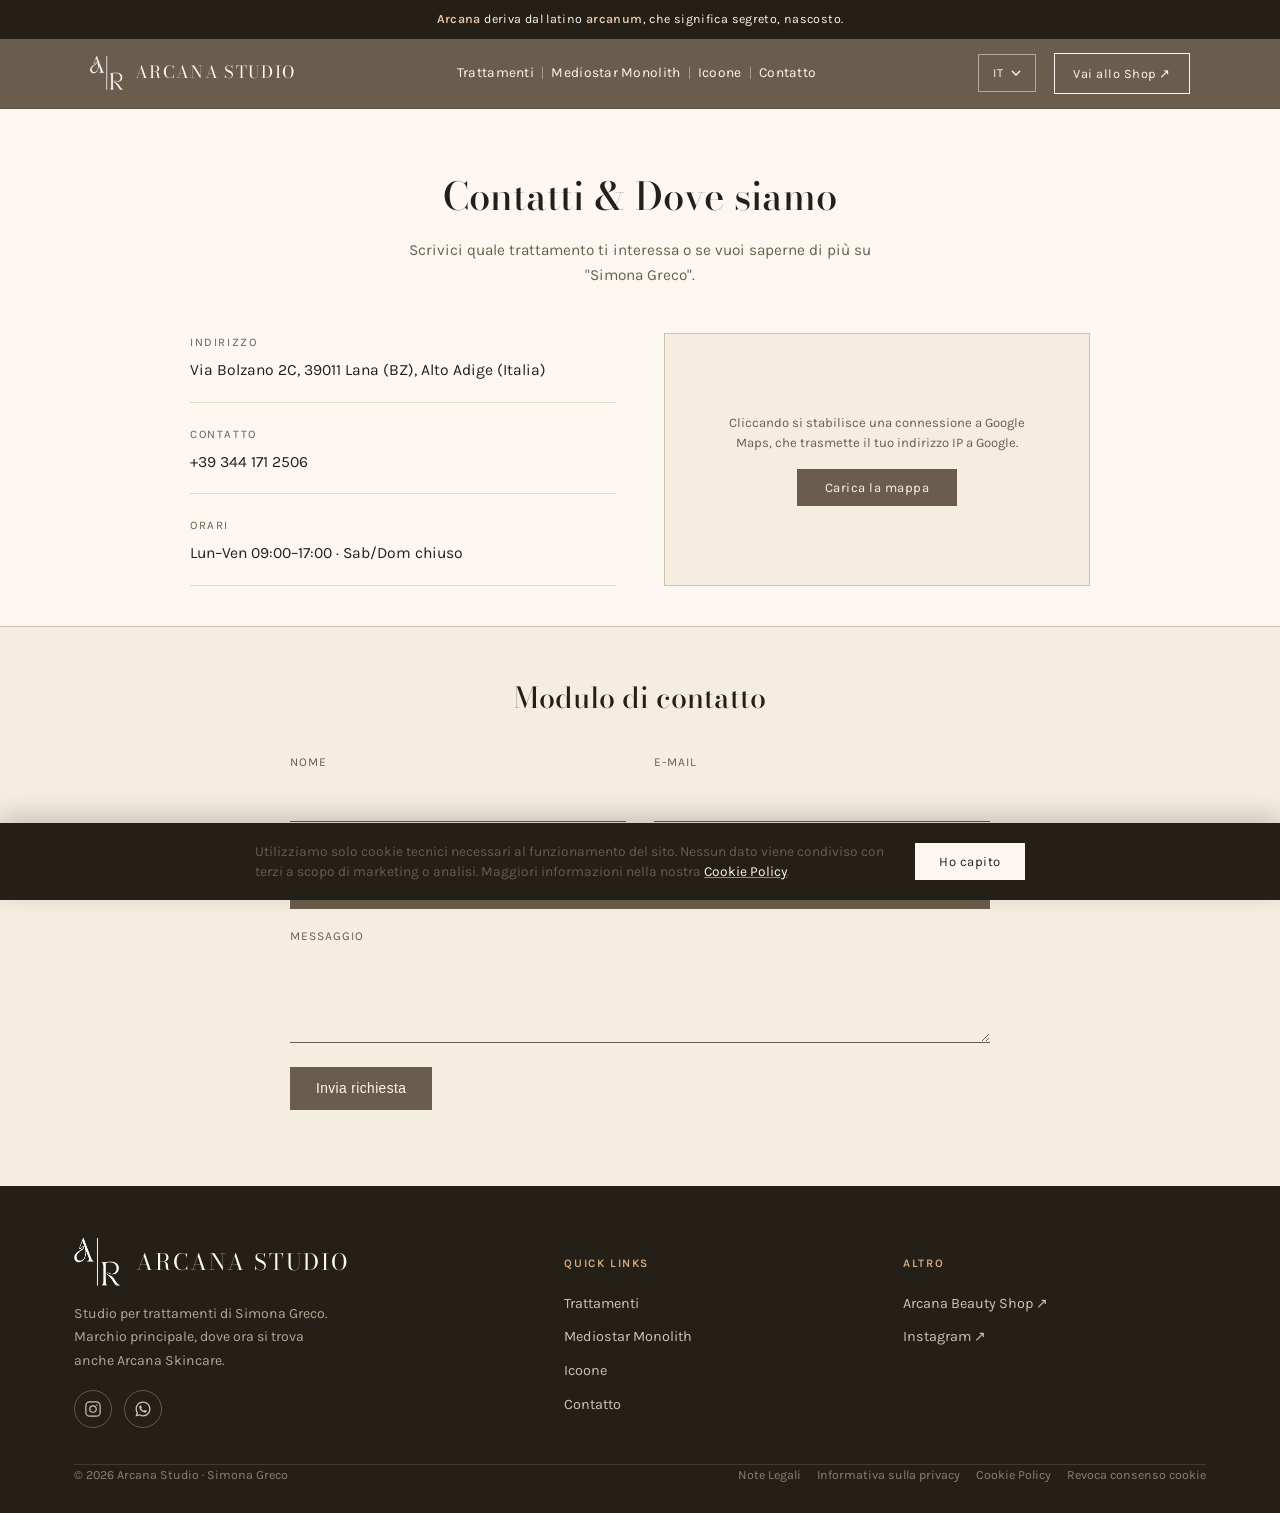
<file: kontakt.html>
<!DOCTYPE html>
<html lang="de">
<head>
<script>(function(){if('scrollRestoration' in history){history.scrollRestoration='manual';}var frames=0;function toTop(){window.scrollTo(0,0);frames++;if(frames<20){requestAnimationFrame(toTop);}}toTop();window.addEventListener('pageshow',function(){frames=0;toTop();});})();</script>
<meta charset="UTF-8">
<meta name="viewport" content="width=device-width, initial-scale=1.0">
<link rel="icon" type="image/png" href="assets/favicon-black.png" media="(prefers-color-scheme: light)">
<link rel="icon" type="image/png" href="assets/favicon-white.png" media="(prefers-color-scheme: dark)">
<link rel="icon" href="favicon.ico" sizes="any">
<title>Kontakt — Arcana Studio</title>
<meta name="description" content="Kontaktiere Arcana Studio von Simona Greco für Termine und Anfragen.">
<link rel="stylesheet" href="assets/fonts.css">
<style>
  :root{
    --cream:#FCF8F1;
    --cream-deep:#F4EDE0;
    --ink:#241F17;
    --taupe:#6B5D4D;
    --terracotta:#6B5D4D;
    --line:#E3D9C8;
    --line-strong:#CFC2AC;
    --max:960px;
  }
  *{box-sizing:border-box;}
  body{
    margin:0;
    background:var(--cream);
    color:var(--ink);
    font-family:'Karla', -apple-system, sans-serif;
    font-size:16px;
    line-height:1.65;
    -webkit-font-smoothing:antialiased;
  }
  a{color:inherit;}
  h1,h2{
    font-family:'Bodoni Moda', Georgia, serif;
    font-weight:500;
    margin:0;
  }
  img{max-width:100%;display:block;}
  .rule{
    width:1px;height:0.9em;background:currentColor;opacity:0.35;
    display:inline-block;margin:0 0.6em;vertical-align:middle;
  }
  .eyebrow{
    font-size:0.76rem;letter-spacing:0.14em;text-transform:uppercase;
    color:var(--taupe);margin-bottom:6px;
    text-align:center;
  }

  /* ---------- draft banner ---------- */
  .draft-banner{
    background:var(--ink);color:var(--cream);text-align:center;
    font-size:0.78rem;letter-spacing:0.03em;padding:9px 16px;
  }
  .draft-banner strong{color:#E9C6A8;font-weight:600;}

  /* ---------- nav ---------- */
  header{
    position:sticky;top:0;z-index:40;
    background:var(--taupe);
    border-bottom:1px solid rgba(0,0,0,0.15);
  }
  nav.wrap{
    display:grid;grid-template-columns:auto 1fr auto;align-items:center;
    gap:14px 24px;padding-block:14px;
    max-width:1180px;margin:0 auto;padding-inline:24px;
  }
  @media (min-width:640px){ nav.wrap{padding-inline:40px;} }
  .brand{display:flex;align-items:center;gap:12px;text-decoration:none;color:var(--cream);justify-self:start;}
  .brand img{height:34px;width:auto;}
  .brand-word{font-family:'Bodoni Moda',serif;font-size:1.05rem;letter-spacing:0.08em;text-transform:uppercase;}
  .nav-right{display:flex;align-items:center;gap:18px;flex-wrap:wrap;justify-self:end;}
  .nav-links{
    display:none;align-items:center;justify-self:center;
    font-size:0.86rem;letter-spacing:0.02em;color:var(--cream);
  }
  .nav-links .rule{opacity:0.4;}
  .nav-links a{text-decoration:none;padding:6px 0;border-bottom:1px solid transparent;color:var(--cream);}
  .nav-links a:hover{border-color:#E9C6A8;}
  @media (min-width:860px){ .nav-links{display:flex;} }
  .nav-toggle{
    display:none;
    background:none;border:1px solid rgba(252,248,241,0.5);
    width:38px;height:38px;flex-shrink:0;
    align-items:center;justify-content:center;
    cursor:pointer;position:relative;
  }
  .nav-toggle span{
    display:block;width:18px;height:2px;background:var(--cream);
    position:relative;transition:background 0.15s;
  }
  .nav-toggle span::before,.nav-toggle span::after{
    content:'';position:absolute;left:0;width:18px;height:2px;background:var(--cream);
    transition:transform 0.15s;
  }
  .nav-toggle span::before{top:-6px;}
  .nav-toggle span::after{top:6px;}
  .nav-toggle[aria-expanded="true"] span{background:transparent;}
  .nav-toggle[aria-expanded="true"] span::before{transform:translateY(6px) rotate(45deg);}
  .nav-toggle[aria-expanded="true"] span::after{transform:translateY(-6px) rotate(-45deg);}
  @media (max-width:859px){
    nav.wrap{position:relative;}
    .nav-toggle{display:inline-flex;}
    .nav-cta{display:none;}
    .nav-links{
      display:none;
      position:absolute;top:100%;right:0;
      flex-direction:column;align-items:stretch;
      background:var(--taupe);
      min-width:220px;
      padding:0;
      box-shadow:0 16px 30px rgba(0,0,0,0.18);
      z-index:50;
    }
    .nav-links.is-open{display:flex;}
    .nav-links .rule{display:none;}
    .nav-links a{padding:14px 24px;border-bottom:1px solid rgba(252,248,241,0.15);text-align:left;}
    .nav-links a:last-child{border-bottom:none;}
  }

  .lang-switch{position:relative;}
  .lang-toggle{
    display:flex;align-items:center;gap:8px;
    background:none;border:1px solid rgba(252,248,241,0.5);color:var(--cream);
    padding:8px 14px;font:inherit;font-family:'Karla',sans-serif;
    font-size:0.76rem;letter-spacing:0.06em;text-transform:uppercase;
    cursor:pointer;transition:border-color 0.15s;
  }
  .lang-toggle:hover{border-color:var(--cream);}
  .lang-toggle svg{flex-shrink:0;transition:transform 0.15s;}
  .lang-toggle[aria-expanded="true"] svg{transform:rotate(180deg);}
  .lang-menu{
    position:absolute;top:calc(100% + 10px);right:0;
    display:flex;flex-direction:column;
    background:var(--cream);border:1px solid var(--line-strong);
    min-width:170px;box-shadow:0 14px 30px rgba(36,31,23,0.2);z-index:60;
  }
  .lang-menu[hidden]{display:none;}
  .lang-option{
    background:none;border:none;text-align:left;padding:11px 16px;
    font:inherit;font-family:'Karla',sans-serif;font-size:0.88rem;
    color:var(--ink);cursor:pointer;border-bottom:1px solid var(--line);
  }
  .lang-option:last-child{border-bottom:none;}
  .lang-option:hover{background:var(--cream-deep);}
  .lang-option.is-active{font-weight:700;color:var(--terracotta);}

  .nav-cta{
    border:1px solid var(--cream);color:var(--cream);padding:9px 18px;
    font-size:0.8rem;letter-spacing:0.04em;text-decoration:none;white-space:nowrap;
    transition:background 0.15s, color 0.15s;
  }
  .nav-cta:hover{background:var(--cream);color:var(--taupe);}

  .wrap{max-width:var(--max);margin:0 auto;padding:56px 24px 40px;}
  h1{font-size:clamp(1.8rem,4vw,2.4rem);margin-bottom:10px;text-align:center;}
  p{color:var(--taupe);font-size:0.96rem;margin:0 0 14px;max-width:58ch;}
  p a{color:var(--ink);text-decoration-color:var(--line-strong);}
  p a:hover{color:var(--terracotta);}

  /* ---------- contact ---------- */
  .contact-intro{text-align:center;margin-bottom:44px;}
  .contact-intro p{margin-left:auto;margin-right:auto;}
  .contact-top{
    display:grid;grid-template-columns:1fr;gap:36px;
    max-width:900px;margin:0 auto;
  }
  @media (min-width:700px){
    .contact-top{grid-template-columns:1fr 1fr;gap:48px;align-items:start;}
  }
  .info-list{
    display:grid;grid-template-columns:1fr;gap:22px;
  }
  .info-list > div{border-bottom:1px solid var(--line);padding-bottom:18px;}
  .info-list .k{
    font-size:0.72rem;letter-spacing:0.14em;text-transform:uppercase;
    color:var(--terracotta);margin-bottom:6px;
  }
  .info-list .v{color:var(--ink);font-size:0.98rem;}

  .map-embed{
    width:100%;min-height:240px;height:100%;
    border:1px solid var(--line-strong);overflow:hidden;
  }
  .map-embed iframe{width:100%;height:100%;min-height:240px;border:0;display:block;}
  .map-placeholder{width:100%;height:100%;min-height:240px;display:flex;flex-direction:column;align-items:center;justify-content:center;gap:16px;background:var(--cream-deep);text-align:center;padding:24px;}
  .map-placeholder-text{margin:0;font-size:0.82rem;color:var(--taupe);max-width:320px;line-height:1.5;}
  .map-load-btn{background:var(--terracotta);color:var(--cream);border:none;padding:11px 28px;font-size:0.82rem;letter-spacing:0.04em;cursor:pointer;font-family:'Karla',-apple-system,sans-serif;transition:background 0.15s;}
  .map-load-btn:hover{background:var(--ink);}

  /* ---------- form section (full-bleed, flows into footer) ---------- */
  .form-section{
    background:var(--cream-deep);
    border-top:1px solid var(--line-strong);
    margin-top:0;
    padding:48px 24px 76px;
  }
  .form-wrap{max-width:700px;margin:0 auto;padding:0;}
  .form-heading{
    font-size:clamp(1.4rem,3vw,1.8rem);text-align:center;
    margin:0 0 30px;
  }
  form{display:grid;grid-template-columns:1fr 1fr;gap:18px 28px;width:100%;}
  form .field:has(select),form .field:has(textarea),form > button{grid-column:1 / -1;}
  @media (max-width:560px){
    form{grid-template-columns:1fr;}
    form > *{grid-column:auto;}
  }
  .field{display:flex;flex-direction:column;gap:6px;}
  .field label{
    font-size:0.75rem;letter-spacing:0.08em;text-transform:uppercase;color:var(--taupe);
  }
  .field input,.field select,.field textarea{
    font-family:'Karla',sans-serif;
    font-size:0.98rem;
    padding:12px 4px;
    border:none;
    border-bottom:1px solid var(--terracotta);
    background:transparent;
    color:var(--ink);
  }
  .field input:focus,.field select:focus,.field textarea:focus{
    outline:none;border-bottom-color:#564A3E;
  }
  .field select{
    appearance:none;-webkit-appearance:none;-moz-appearance:none;
    background:var(--terracotta) url("data:image/svg+xml;utf8,<svg xmlns='http://www.w3.org/2000/svg' viewBox='0 0 20 20' fill='none' stroke='%23FFF8EE' stroke-width='1.6'><path d='M5 8l5 5 5-5'/></svg>") no-repeat right 14px center;
    background-size:15px;
    border:1px solid var(--terracotta);
    color:#FFF8EE;
    padding:12px 40px 12px 14px;
    cursor:pointer;
  }
  .field select:hover{background-color:#564A3E;border-color:#564A3E;}
  .field select:focus{
    border-color:#564A3E;
  }
  .field select option{
    background:var(--cream);color:var(--ink);
  }
  .field textarea{resize:vertical;min-height:90px;}
  form .btn-fill{justify-self:start;border:none;cursor:pointer;margin-top:6px;}
  .btn{
    display:inline-flex;align-items:center;gap:10px;
    padding:14px 26px;
    font-size:0.86rem;letter-spacing:0.03em;
    text-decoration:none;
    border:1px solid transparent;
    transition:transform 0.15s, background 0.15s, color 0.15s, border-color 0.15s;
  }
  .btn-fill{background:var(--terracotta);color:#FFF8EE;}
  .btn-fill:hover{background:#564A3E;}

  footer{background:var(--ink);color:#CFC5B4;padding-block:52px 28px;}
  .cookie-banner{position:fixed;left:0;right:0;bottom:0;z-index:200;background:var(--ink);color:#CFC5B4;padding:18px 24px;display:flex;align-items:center;justify-content:center;gap:20px;flex-wrap:wrap;box-shadow:0 -8px 24px rgba(0,0,0,0.18);}
  .cookie-banner[hidden]{display:none;}
  .cookie-banner p{margin:0;font-size:0.86rem;max-width:640px;line-height:1.5;}
  .cookie-banner p a{color:var(--cream);text-decoration:underline;text-decoration-color:rgba(252,248,241,0.5);}
  .cookie-banner p a:hover{text-decoration-color:var(--cream);}
  .cookie-banner-btn{background:var(--cream);color:var(--ink);border:none;padding:11px 24px;font-size:0.82rem;letter-spacing:0.04em;cursor:pointer;white-space:nowrap;flex-shrink:0;font-family:'Karla',-apple-system,sans-serif;transition:background 0.15s;}
  .cookie-banner-btn:hover{background:#E9C6A8;}
  footer .wrap{max-width:1180px;padding-top:0;padding-bottom:0;}
  .foot-grid{
    display:grid;grid-template-columns:1fr;gap:36px;
    padding-bottom:36px;border-bottom:1px solid rgba(255,255,255,0.12);
  }
  @media (min-width:760px){
    .foot-grid{grid-template-columns:1.2fr 0.8fr 0.8fr;}
  }
  .foot-brand-top{display:flex;align-items:center;gap:16px;margin-bottom:16px;}
  .foot-brand img{height:48px;width:auto;}
  .foot-brand-word{font-family:'Bodoni Moda',serif;font-size:1.4rem;letter-spacing:0.08em;text-transform:uppercase;color:var(--cream);}
  .foot-brand p{max-width:34ch;font-size:0.88rem;color:#B4A997;}
  .foot-social{display:flex;gap:12px;margin-top:18px;}
  .foot-social a{
    width:38px;height:38px;border-radius:50%;
    border:1px solid rgba(207,197,180,0.35);
    display:flex;align-items:center;justify-content:center;
    color:#CFC5B4;transition:border-color 0.15s,color 0.15s;
  }
  .foot-social a:hover{color:#fff;border-color:#fff;}
  .foot-social svg{width:18px;height:18px;}
  .foot-col h4{
    font-size:0.72rem;letter-spacing:0.14em;text-transform:uppercase;
    color:#D8AE84;margin-bottom:14px;font-family:'Karla',sans-serif;font-weight:600;
  }
  .foot-col a{display:block;text-decoration:none;color:#CFC5B4;font-size:0.9rem;padding-block:5px;}
  .foot-col a:hover{color:#fff;}
  .foot-bottom{
    display:flex;flex-wrap:wrap;justify-content:space-between;gap:10px;
    padding-top:22px;font-size:0.78rem;color:#8C816E;
  }
  .foot-legal{display:flex;flex-wrap:wrap;gap:16px;}
  .foot-legal a{color:#8C816E;text-decoration:none;}
  .foot-legal a:hover{color:#CFC5B4;}
</style>
</head>
<body>
<div class="draft-banner" data-i18n="banner">
  <strong>Arcana</strong> kommt vom lateinischen <strong>arcanum</strong> — das Geheimnis, das Verborgene.
</div>

<header>
  <nav class="wrap">
    <a class="brand" href="index.html">
      <img src="assets/logo-bianco.png" alt="Arcana Studio Logo">
      <span class="brand-word">Arcana Studio</span>
    </a>
    <div class="nav-links">
      <a href="behandlungen.html" data-i18n="nav.behandlungen">Behandlungen</a><span class="rule"></span>
      <a href="mediostar.html" data-i18n="nav.mediostar">Mediostar Monolith</a><span class="rule"></span>
      <a href="icoone.html" data-i18n="nav.icoone">Icoone</a><span class="rule"></span>
      <a href="kontakt.html" data-i18n="nav.kontakt">Kontakt</a>
    </div>
    <div class="nav-right">
      <div class="lang-switch">
        <button type="button" class="lang-toggle" id="lang-toggle" aria-haspopup="true" aria-expanded="false">
          <span class="lang-current">DE</span>
          <svg width="10" height="6" viewBox="0 0 10 6" fill="none"><path d="M1 1L5 5L9 1" stroke="currentColor" stroke-width="1.4"/></svg>
        </button>
        <div class="lang-menu" id="lang-menu" hidden>
          <button type="button" class="lang-option" data-lang="it">Italiano</button>
          <button type="button" class="lang-option" data-lang="de">Deutsch</button>
          <button type="button" class="lang-option" data-lang="en">English</button>
          <button type="button" class="lang-option" data-lang="es">Español</button>
          <button type="button" class="lang-option" data-lang="fr">Français</button>
        </div>
      </div>
      <button type="button" class="nav-toggle" id="nav-toggle" aria-label="Menu" aria-haspopup="true" aria-expanded="false"><span></span></button>
      <a class="nav-cta" href="https://www.arcanabeautyshop.com" target="_blank" rel="noopener" data-i18n="nav.shop">Zum Shop ↗</a>
    </div>
  </nav>
</header>
<div class="wrap">
  <div class="contact-intro">
    <h1 data-i18n="contact.h2">Kontakt &amp; Wo wir sind</h1>
    <p data-i18n="contact.p">Schreib uns, welche Behandlung dich interessiert oder ob du mehr über "Simona Greco" erfahren möchtest.</p>
  </div>
  <div class="contact-top">
    <div class="info-list">
      <div><div class="k" data-i18n="info.address.k">Adresse</div><div class="v" data-i18n="info.address.v">Boznerstraße 2C, 39011 Lana, Südtirol (Italien)</div></div>
      <div><div class="k" data-i18n="info.contact.k">Kontakt</div><div class="v" data-i18n="info.contact.v">+39 344 171 2506</div></div>
      <div><div class="k" data-i18n="info.hours.k">Öffnungszeiten</div><div class="v" data-i18n="info.hours.v">[Platzhalter] Di–Fr 10–18 Uhr · Sa 10–14 Uhr</div></div>
    </div>
    <div class="map-embed" id="map-embed">
      <div class="map-placeholder" id="map-placeholder">
        <p class="map-placeholder-text" data-i18n="map.notice">Beim Klick wird eine Verbindung zu Google Maps hergestellt. Dabei wird deine IP-Adresse an Google übertragen.</p>
        <button type="button" class="map-load-btn" id="map-load-btn" data-i18n="map.loadBtn">Karte laden</button>
      </div>
    </div>
  </div>
</div>

<section class="form-section">
  <div class="wrap form-wrap">
    <h2 class="form-heading" data-i18n="form.heading">Kontaktformular</h2>
    <form id="contact-form">
      <input type="hidden" name="access_key" value="22289528-7c2a-49ff-b3d9-6c207a4f23b5">
      <input type="hidden" name="subject" value="Neue Anfrage von arcanastudio.bz">
      <input type="checkbox" name="botcheck" style="display:none" tabindex="-1" autocomplete="off">
      <div class="field">
        <label for="cf-name" data-i18n="form.name">Name</label>
        <input id="cf-name" name="name" type="text" required>
      </div>
      <div class="field">
        <label for="cf-email" data-i18n="form.email">E-Mail</label>
        <input id="cf-email" name="email" type="email" required>
      </div>
      <div class="field">
        <label for="cf-interesse" data-i18n="form.interest">Interesse</label>
        <select id="cf-interesse" name="interesse">
          <option data-i18n="form.opt1">Behandlung</option>
          <option data-i18n="form.opt3">Sonstiges</option>
        </select>
      </div>
      <div class="field">
        <label for="cf-message" data-i18n="form.message">Nachricht</label>
        <textarea id="cf-message" name="message" required></textarea>
      </div>
      <button class="btn btn-fill" type="submit" data-i18n="form.submit">Anfrage senden</button>
    </form>
  </div>
</section>

<footer>
  <div class="wrap">
    <div class="foot-grid">
      <div class="foot-brand">
        <div class="foot-brand-top">
          <img src="assets/logo-bianco.png" alt="Arcana Studio">
          <span class="foot-brand-word">Arcana Studio</span>
        </div>
        <p data-i18n="footer.tagline">Studio für Behandlungen von Simona Greco. Hauptmarke, bei der es jetzt auch Arcana Skincare gibt.</p>
        <div class="foot-social">
          <a href="https://www.instagram.com/arcanasimonagreco/" target="_blank" rel="noopener" aria-label="Instagram">
            <svg viewBox="0 0 24 24" fill="none" stroke="currentColor" stroke-width="1.6"><rect x="2.5" y="2.5" width="19" height="19" rx="5"/><circle cx="12" cy="12" r="4.3"/><circle cx="17.3" cy="6.7" r="0.9" fill="currentColor" stroke="none"/></svg>
          </a>
          <a href="https://wa.me/393441712506" target="_blank" rel="noopener" aria-label="WhatsApp">
            <svg viewBox="0 0 24 24" fill="currentColor"><path d="M12.04 2c-5.5 0-9.96 4.46-9.96 9.96 0 1.76.46 3.4 1.26 4.83L2 22l5.36-1.31a9.9 9.9 0 0 0 4.68 1.19h.004c5.5 0 9.96-4.46 9.96-9.96S17.54 2 12.04 2zm0 18.2h-.003a8.2 8.2 0 0 1-4.19-1.15l-.3-.18-3.12.76.84-3.03-.2-.31a8.18 8.18 0 0 1-1.26-4.36c0-4.52 3.68-8.2 8.22-8.2 2.2 0 4.26.86 5.82 2.41a8.15 8.15 0 0 1 2.41 5.8c0 4.53-3.69 8.26-8.2 8.26zm4.5-6.16c-.25-.12-1.46-.72-1.69-.8-.23-.08-.39-.12-.56.12-.17.25-.64.8-.78.96-.14.17-.29.19-.53.06-.25-.12-1.05-.39-2-1.23-.74-.66-1.24-1.48-1.39-1.72-.14-.25-.02-.38.11-.51.11-.11.25-.29.37-.43.12-.14.16-.25.25-.41.08-.17.04-.31-.02-.43-.06-.12-.56-1.35-.77-1.85-.2-.48-.41-.42-.56-.43h-.48c-.17 0-.43.06-.66.31s-.87.85-.87 2.08.89 2.42 1.02 2.59c.12.17 1.75 2.67 4.24 3.74.59.26 1.05.41 1.41.52.59.19 1.13.16 1.56.1.48-.07 1.46-.6 1.66-1.17.21-.58.21-1.08.14-1.18-.06-.1-.23-.16-.48-.28z"/></svg>
          </a>
        </div>
      </div>
      <div class="foot-col">
        <h4 data-i18n="footer.quickLinks">Quick Links</h4>
        <a href="behandlungen.html" data-i18n="nav.behandlungen">Behandlungen</a>
        <a href="mediostar.html" data-i18n="nav.mediostar">Mediostar Monolith</a>
        <a href="icoone.html" data-i18n="nav.icoone">Icoone</a>
        <a href="kontakt.html" data-i18n="nav.kontakt">Kontakt</a>
      </div>
      <div class="foot-col">
        <h4 data-i18n="footer.moreHeading">Mehr</h4>
        <a href="https://www.arcanabeautyshop.com" target="_blank" rel="noopener" data-i18n="footer.linkShop">Arcana Beauty Shop ↗</a>
        <a href="https://www.instagram.com/arcanasimonagreco/" target="_blank" rel="noopener" data-i18n="footer.linkInstagram">Instagram ↗</a>
      </div>
    </div>
    <div class="wrap foot-bottom" style="padding-left:0;padding-right:0;">
      <span data-i18n="footer.copyright">© 2026 Arcana Studio · Simona Greco</span>
      <div class="foot-legal">
        <a href="impressum.html" data-i18n="footer.legalNotice">Impressum</a>
        <a href="privacy.html" data-i18n="footer.privacyPolicy">Datenschutz</a>
        <a href="cookie.html" data-i18n="footer.cookiePolicy">Cookies</a>
        <a href="#" id="cookie-settings-link" data-i18n="footer.cookieSettings">Cookie-Einwilligung widerrufen</a>
      </div>
    </div>
  </div>
</footer>

<div class="cookie-banner" id="cookie-banner" hidden>
  <p data-i18n="cookiebanner.text">Wir verwenden ausschließlich technisch notwendige Cookies für den Betrieb dieser Website. Es werden keine Daten zu Marketing- oder Analysezwecken an Dritte weitergegeben. Mehr dazu in unserer <a href="cookie.html">Cookie-Richtlinie</a>.</p>
  <button type="button" class="cookie-banner-btn" id="cookie-accept" data-i18n="cookiebanner.accept">Verstanden</button>
</div>

<script>
  var translations = {
    de: {
      "banner": '<strong>Arcana</strong> kommt vom lateinischen <strong>arcanum</strong> — das Geheimnis, das Verborgene.',
      "nav.behandlungen":"Behandlungen","nav.mediostar":"Mediostar Monolith","nav.icoone":"Icoone","nav.kontakt":"Kontakt","nav.shop":"Zum Shop ↗",
      "footer.tagline":"Studio für Behandlungen von Simona Greco. Hauptmarke, bei der es jetzt auch Arcana Skincare gibt.",
      "footer.studioHeading":"Studio","footer.quickLinks":"Quick Links","footer.linkAbout":"Über uns","footer.linkTreatments":"Behandlungen","footer.linkClass":"Simona Greco","footer.linkContact":"Kontakt",
      "footer.moreHeading":"Mehr","footer.linkShop":"Arcana Beauty Shop ↗","footer.linkInstagram":"Instagram ↗",
      "footer.copyright":"© 2026 Arcana Studio · Simona Greco",
      "footer.legalNotice":"Impressum","footer.privacyPolicy":"Datenschutz","footer.cookiePolicy":"Cookies","footer.cookieSettings":"Cookie-Einwilligung widerrufen","cookiebanner.text":"Wir verwenden ausschließlich technisch notwendige Cookies für den Betrieb dieser Website. Es werden keine Daten zu Marketing- oder Analysezwecken an Dritte weitergegeben. Mehr dazu in unserer <a href=\"cookie.html\">Cookie-Richtlinie</a>.","cookiebanner.accept":"Verstanden",
      "contact.eyebrow":"Kontakt","contact.h2":"Kontakt & Wo wir sind",
      "contact.p":'Schreib uns, welche Behandlung dich interessiert oder ob du mehr über "Simona Greco" erfahren möchtest.',
      "form.heading":"Kontaktformular",
      "info.address.k":"Adresse","info.address.v":"Boznerstraße 2C, 39011 Lana, Südtirol (Italien)",
      "map.notice":"Beim Klick wird eine Verbindung zu Google Maps hergestellt. Dabei wird deine IP-Adresse an Google übertragen.","map.loadBtn":"Karte laden",
      "info.hours.k":"Öffnungszeiten","info.hours.v":"Mo–Fr 09:00–17:00 Uhr · Sa/So geschlossen",
      "info.contact.k":"Kontakt","info.contact.v":"+39 344 171 2506",
      "form.name":"Name","form.email":"E-Mail","form.interest":"Interesse","form.opt1":"Behandlungen","form.opt3":"Sonstiges",
      "form.message":"Nachricht","form.submit":"Anfrage senden","form.submitted":"Danke, wir melden uns!","form.error":"Fehler beim Senden. Bitte versuchen Sie es erneut."
    },
    it: {
      "banner": '<strong>Arcana</strong> deriva dal latino <strong>arcanum</strong>, che significa segreto, nascosto.',
      "nav.behandlungen":"Trattamenti","nav.mediostar":"Mediostar Monolith","nav.icoone":"Icoone","nav.kontakt":"Contatto","nav.shop":"Vai allo Shop ↗",
      "footer.tagline":"Studio per trattamenti di Simona Greco. Marchio principale, dove ora si trova anche Arcana Skincare.",
      "footer.studioHeading":"Studio","footer.quickLinks":"Quick Links","footer.linkAbout":"Chi siamo","footer.linkTreatments":"Trattamenti","footer.linkClass":"Simona Greco","footer.linkContact":"Contatto",
      "footer.moreHeading":"Altro","footer.linkShop":"Arcana Beauty Shop ↗","footer.linkInstagram":"Instagram ↗",
      "footer.copyright":"© 2026 Arcana Studio · Simona Greco",
      "footer.legalNotice":"Note Legali","footer.privacyPolicy":"Informativa sulla privacy","footer.cookiePolicy":"Cookie Policy","footer.cookieSettings":"Revoca consenso cookie","cookiebanner.text":"Utilizziamo solo cookie tecnici necessari al funzionamento del sito. Nessun dato viene condiviso con terzi a scopo di marketing o analisi. Maggiori informazioni nella nostra <a href=\"cookie.html\">Cookie Policy</a>.","cookiebanner.accept":"Ho capito",
      "contact.eyebrow":"Contatti","contact.h2":"Contatti & Dove siamo",
      "contact.p":'Scrivici quale trattamento ti interessa o se vuoi saperne di più su "Simona Greco".',
      "form.heading":"Modulo di contatto",
      "info.address.k":"Indirizzo","info.address.v":"Via Bolzano 2C, 39011 Lana (BZ), Alto Adige (Italia)",
      "map.notice":"Cliccando si stabilisce una connessione a Google Maps, che trasmette il tuo indirizzo IP a Google.","map.loadBtn":"Carica la mappa",
      "info.hours.k":"Orari","info.hours.v":"Lun–Ven 09:00–17:00 · Sab/Dom chiuso",
      "info.contact.k":"Contatto","info.contact.v":"+39 344 171 2506",
      "form.name":"Nome","form.email":"E-mail","form.interest":"Interesse","form.opt1":"Trattamenti","form.opt3":"Altro",
      "form.message":"Messaggio","form.submit":"Invia richiesta","form.submitted":"Grazie, ti risponderemo presto!","form.error":"Errore durante l'invio. Riprova."
    },
    en: {
      "banner": '<strong>Arcana</strong> comes from the Latin <strong>arcanum</strong>, meaning secret, hidden.',
      "nav.behandlungen":"Treatments","nav.mediostar":"Mediostar Monolith","nav.icoone":"Icoone","nav.kontakt":"Contact","nav.shop":"Visit the Shop ↗",
      "footer.tagline":"Treatment studio by Simona Greco. The main brand, now also home to Arcana Skincare.",
      "footer.studioHeading":"Studio","footer.quickLinks":"Quick Links","footer.linkAbout":"About","footer.linkTreatments":"Treatments","footer.linkClass":"Simona Greco","footer.linkContact":"Contact",
      "footer.moreHeading":"More","footer.linkShop":"Arcana Beauty Shop ↗","footer.linkInstagram":"Instagram ↗",
      "footer.copyright":"© 2026 Arcana Studio · Simona Greco",
      "footer.legalNotice":"Legal Notice","footer.privacyPolicy":"Privacy Policy","footer.cookiePolicy":"Cookie Policy","footer.cookieSettings":"Withdraw cookie consent","cookiebanner.text":"We only use strictly necessary cookies to run this website. No data is shared with third parties for marketing or analytics purposes. More information in our <a href=\"cookie.html\">Cookie Policy</a>.","cookiebanner.accept":"Got it",
      "contact.eyebrow":"Contact","contact.h2":"Contact & Where to find us",
      "contact.p":'Let us know which treatment interests you, or if you\'d like to learn more about "Simona Greco".',
      "form.heading":"Contact form",
      "info.address.k":"Address","info.address.v":"Via Bolzano 2C, 39011 Lana, South Tyrol (Italy)",
      "map.notice":"Clicking loads Google Maps, which transmits your IP address to Google.","map.loadBtn":"Load map",
      "info.hours.k":"Opening hours","info.hours.v":"Mon–Fri 9am–5pm · Sat/Sun closed",
      "info.contact.k":"Contact","info.contact.v":"+39 344 171 2506",
      "form.name":"Name","form.email":"Email","form.interest":"Interest","form.opt1":"Treatments","form.opt3":"Other",
      "form.message":"Message","form.submit":"Send request","form.submitted":"Thank you, we'll be in touch!","form.error":"Something went wrong. Please try again."
    },
    fr: {
      "banner": '<strong>Arcana</strong> vient du latin <strong>arcanum</strong>, qui signifie secret, caché.',
      "nav.behandlungen":"Soins","nav.mediostar":"Mediostar Monolith","nav.icoone":"Icoone","nav.kontakt":"Contact","nav.shop":"Voir la boutique ↗",
      "footer.tagline":"Studio de soins de Simona Greco. Marque principale, où se trouve désormais aussi Arcana Skincare.",
      "footer.studioHeading":"Studio","footer.quickLinks":"Quick Links","footer.linkAbout":"À propos","footer.linkTreatments":"Soins","footer.linkClass":"Simona Greco","footer.linkContact":"Contact",
      "footer.moreHeading":"Plus","footer.linkShop":"Arcana Beauty Shop ↗","footer.linkInstagram":"Instagram ↗",
      "footer.copyright":"© 2026 Arcana Studio · Simona Greco",
      "footer.legalNotice":"Mentions légales","footer.privacyPolicy":"Confidentialité","footer.cookiePolicy":"Cookies","footer.cookieSettings":"Retirer le consentement aux cookies","cookiebanner.text":"Nous utilisons uniquement des cookies techniques nécessaires au fonctionnement du site. Aucune donnée n'est partagée avec des tiers à des fins de marketing ou d'analyse. Plus d'informations dans notre <a href=\"cookie.html\">Politique de cookies</a>.","cookiebanner.accept":"Compris",
      "contact.eyebrow":"Contact","contact.h2":"Contact & Où nous trouver",
      "contact.p":'Écrivez-nous quel soin vous intéresse, ou si vous souhaitez en savoir plus sur "Simona Greco".',
      "form.heading":"Formulaire de contact",
      "info.address.k":"Adresse","info.address.v":"Via Bolzano 2C, 39011 Lana, Tyrol du Sud (Italie)",
      "map.notice":"En cliquant, une connexion à Google Maps est établie, ce qui transmet votre adresse IP à Google.","map.loadBtn":"Charger la carte",
      "info.hours.k":"Horaires","info.hours.v":"Lun–Ven 9h–17h · Sam/Dim fermé",
      "info.contact.k":"Contact","info.contact.v":"+39 344 171 2506",
      "form.name":"Nom","form.email":"E-mail","form.interest":"Intérêt","form.opt1":"Soins","form.opt3":"Autre",
      "form.message":"Message","form.submit":"Envoyer la demande","form.submitted":"Merci, nous revenons vers vous !","form.error":"Une erreur est survenue. Veuillez réessayer."
    },
    es: {
      "banner": '<strong>Arcana</strong> viene del latín <strong>arcanum</strong>, que significa secreto, oculto.',
      "nav.behandlungen":"Tratamientos","nav.mediostar":"Mediostar Monolith","nav.icoone":"Icoone","nav.kontakt":"Contacto","nav.shop":"Ir a la tienda ↗",
      "footer.tagline":"Estudio de tratamientos de Simona Greco. Marca principal, donde ahora también se encuentra Arcana Skincare.",
      "footer.studioHeading":"Estudio","footer.quickLinks":"Quick Links","footer.linkAbout":"Sobre nosotros","footer.linkTreatments":"Tratamientos","footer.linkClass":"Simona Greco","footer.linkContact":"Contacto",
      "footer.moreHeading":"Más","footer.linkShop":"Arcana Beauty Shop ↗","footer.linkInstagram":"Instagram ↗",
      "footer.copyright":"© 2026 Arcana Studio · Simona Greco",
      "footer.legalNotice":"Aviso Legal","footer.privacyPolicy":"Política de Privacidad","footer.cookiePolicy":"Política de Cookies","footer.cookieSettings":"Retirar el consentimiento de cookies","cookiebanner.text":"Utilizamos únicamente cookies técnicas necesarias para el funcionamiento del sitio. No se comparten datos con terceros con fines de marketing o análisis. Más información en nuestra <a href=\"cookie.html\">Política de Cookies</a>.","cookiebanner.accept":"Entendido",
      "contact.eyebrow":"Contacto","contact.h2":"Contacto & Dónde estamos",
      "contact.p":'Escríbenos qué tratamiento te interesa, o si quieres saber más sobre "Simona Greco".',
      "form.heading":"Formulario de contacto",
      "info.address.k":"Dirección","info.address.v":"Via Bolzano 2C, 39011 Lana, Tirol del Sur (Italia)",
      "map.notice":"Al hacer clic se establece una conexión con Google Maps, que transmite tu dirección IP a Google.","map.loadBtn":"Cargar el mapa",
      "info.hours.k":"Horario","info.hours.v":"Lun–Vie 9:00–17:00 h · Sáb/Dom cerrado",
      "info.contact.k":"Contacto","info.contact.v":"+39 344 171 2506",
      "form.name":"Nombre","form.email":"Correo electrónico","form.interest":"Interés","form.opt1":"Tratamientos","form.opt3":"Otro",
      "form.message":"Mensaje","form.submit":"Enviar solicitud","form.submitted":"¡Gracias, te responderemos pronto!","form.error":"Ha ocurrido un error. Inténtalo de nuevo."
    }
  };

  var currentLang = 'de';

  var mapSrcByLang = {
    de: "https://www.google.com/maps?q=Boznerstra%C3%9Fe+2C,+39011+Lana,+BZ,+Italy&hl=de&output=embed",
    it: "https://www.google.com/maps?q=Via+Bolzano+2C,+39011+Lana,+BZ,+Italia&hl=it&output=embed",
    en: "https://www.google.com/maps?q=Via+Bolzano+2C,+39011+Lana,+BZ,+Italy&hl=en&output=embed",
    fr: "https://www.google.com/maps?q=Via+Bolzano+2C,+39011+Lana,+BZ,+Italie&hl=fr&output=embed",
    es: "https://www.google.com/maps?q=Via+Bolzano+2C,+39011+Lana,+BZ,+Italia&hl=es&output=embed"
  };

  function applyLang(lang){
    var dict = translations[lang] || translations.de;
    currentLang = translations[lang] ? lang : 'de';
    document.querySelectorAll('[data-i18n]').forEach(function(el){
      var key = el.getAttribute('data-i18n');
      if(dict[key] !== undefined) el.innerHTML = dict[key];
    });
    document.querySelectorAll('.lang-option').forEach(function(btn){
      btn.classList.toggle('is-active', btn.getAttribute('data-lang') === lang);
    });
    var langCurrentEl = document.querySelector('.lang-current');
    if(langCurrentEl) langCurrentEl.textContent = lang.toUpperCase();
    document.documentElement.setAttribute('lang', lang);
    var mapFrame = document.getElementById('map-iframe');
    if(mapFrame && mapSrcByLang[currentLang]) mapFrame.src = mapSrcByLang[currentLang];
    try{ localStorage.setItem('arcanaLang', lang); }catch(e){}
  }

  var mapLoadBtn = document.getElementById('map-load-btn');
  var mapEmbed = document.getElementById('map-embed');
  if(mapLoadBtn && mapEmbed){
    mapLoadBtn.addEventListener('click', function(){
      var iframe = document.createElement('iframe');
      iframe.id = 'map-iframe';
      iframe.src = mapSrcByLang[currentLang] || mapSrcByLang.de;
      iframe.loading = 'lazy';
      iframe.referrerPolicy = 'no-referrer-when-downgrade';
      iframe.title = 'Arcana Studio auf Google Maps';
      mapEmbed.innerHTML = '';
      mapEmbed.appendChild(iframe);
    });
  }

  var langToggle = document.getElementById('lang-toggle');
  var langMenu = document.getElementById('lang-menu');
  function closeLangMenu(){ langMenu.hidden = true; langToggle.setAttribute('aria-expanded','false'); }
  function openLangMenu(){ langMenu.hidden = false; langToggle.setAttribute('aria-expanded','true'); }
  langToggle.addEventListener('click', function(e){
    e.stopPropagation();
    if(langMenu.hidden){ openLangMenu(); } else { closeLangMenu(); }
  });
  document.addEventListener('click', function(e){
    if(!langMenu.hidden && !langMenu.contains(e.target) && e.target !== langToggle){ closeLangMenu(); }
  });
  document.addEventListener('keydown', function(e){ if(e.key === 'Escape') closeLangMenu(); });
  var navToggle = document.getElementById('nav-toggle');
  var navLinksEl = document.querySelector('.nav-links');
  if(navToggle && navLinksEl){
    navToggle.addEventListener('click', function(e){
      e.stopPropagation();
      var isOpen = navLinksEl.classList.toggle('is-open');
      navToggle.setAttribute('aria-expanded', isOpen ? 'true' : 'false');
    });
    navLinksEl.querySelectorAll('a').forEach(function(a){
      a.addEventListener('click', function(){
        navLinksEl.classList.remove('is-open');
        navToggle.setAttribute('aria-expanded', 'false');
      });
    });
    document.addEventListener('click', function(e){
      if(navLinksEl.classList.contains('is-open') && !navLinksEl.contains(e.target) && e.target !== navToggle){
        navLinksEl.classList.remove('is-open');
        navToggle.setAttribute('aria-expanded', 'false');
      }
    });
    document.addEventListener('keydown', function(e){
      if(e.key === 'Escape'){
        navLinksEl.classList.remove('is-open');
        navToggle.setAttribute('aria-expanded', 'false');
      }
    });
  }
  document.querySelectorAll('.lang-option').forEach(function(btn){
    btn.addEventListener('click', function(){
      applyLang(btn.getAttribute('data-lang'));
      closeLangMenu();
    });
  });

  var form = document.getElementById('contact-form');
  if(form){
    form.addEventListener('submit', function(e){
      e.preventDefault();
      var btn = form.querySelector('.btn-fill');
      var originalText = btn.textContent;
      btn.disabled = true;
      fetch('https://api.web3forms.com/submit', {
        method: 'POST',
        headers: { 'Content-Type': 'application/json', 'Accept': 'application/json' },
        body: JSON.stringify(Object.fromEntries(new FormData(form)))
      }).then(function(res){ return res.json(); }).then(function(data){
        if(data.success){
          btn.textContent = translations[currentLang]['form.submitted'];
          form.reset();
        }else{
          btn.disabled = false;
          btn.textContent = translations[currentLang]['form.error'];
        }
      }).catch(function(){
        btn.disabled = false;
        btn.textContent = translations[currentLang]['form.error'];
      });
    });
  }

  var saved = 'it';
  try{ saved = localStorage.getItem('arcanaLang') || 'it'; }catch(e){}
  applyLang(translations[saved] ? saved : 'it');
</script>
<script>
(function(){
  var banner = document.getElementById('cookie-banner');
  var acceptBtn = document.getElementById('cookie-accept');
  if(!banner || !acceptBtn) return;
  var consent = null;
  try{ consent = localStorage.getItem('arcanaCookieConsent'); }catch(e){}
  if(consent !== 'accepted'){ banner.hidden = false; }
  acceptBtn.addEventListener('click', function(){
    try{ localStorage.setItem('arcanaCookieConsent', 'accepted'); }catch(e){}
    banner.hidden = true;
  });
  var settingsLink = document.getElementById('cookie-settings-link');
  if(settingsLink){
    settingsLink.addEventListener('click', function(e){
      e.preventDefault();
      try{ localStorage.removeItem('arcanaCookieConsent'); }catch(err){}
      banner.hidden = false;
    });
  }
})();
</script>

</body>
</html>
</file>
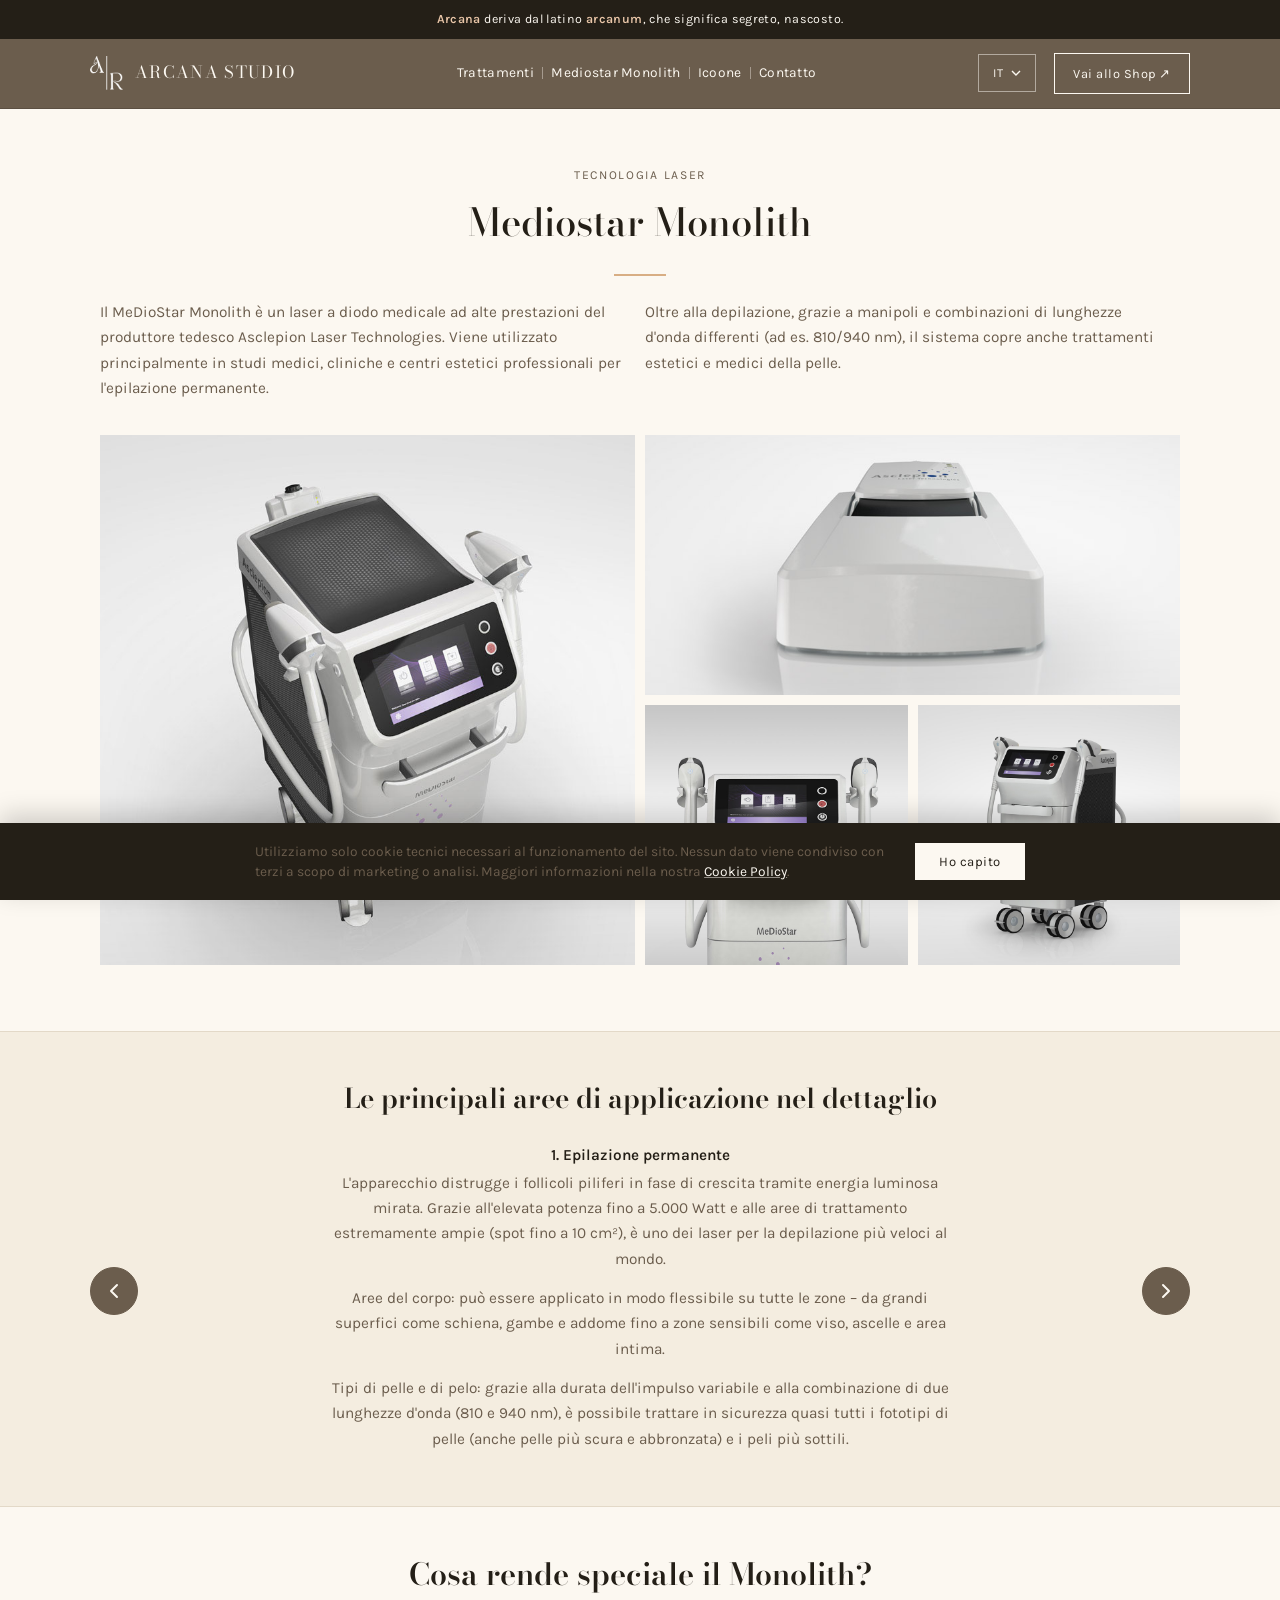
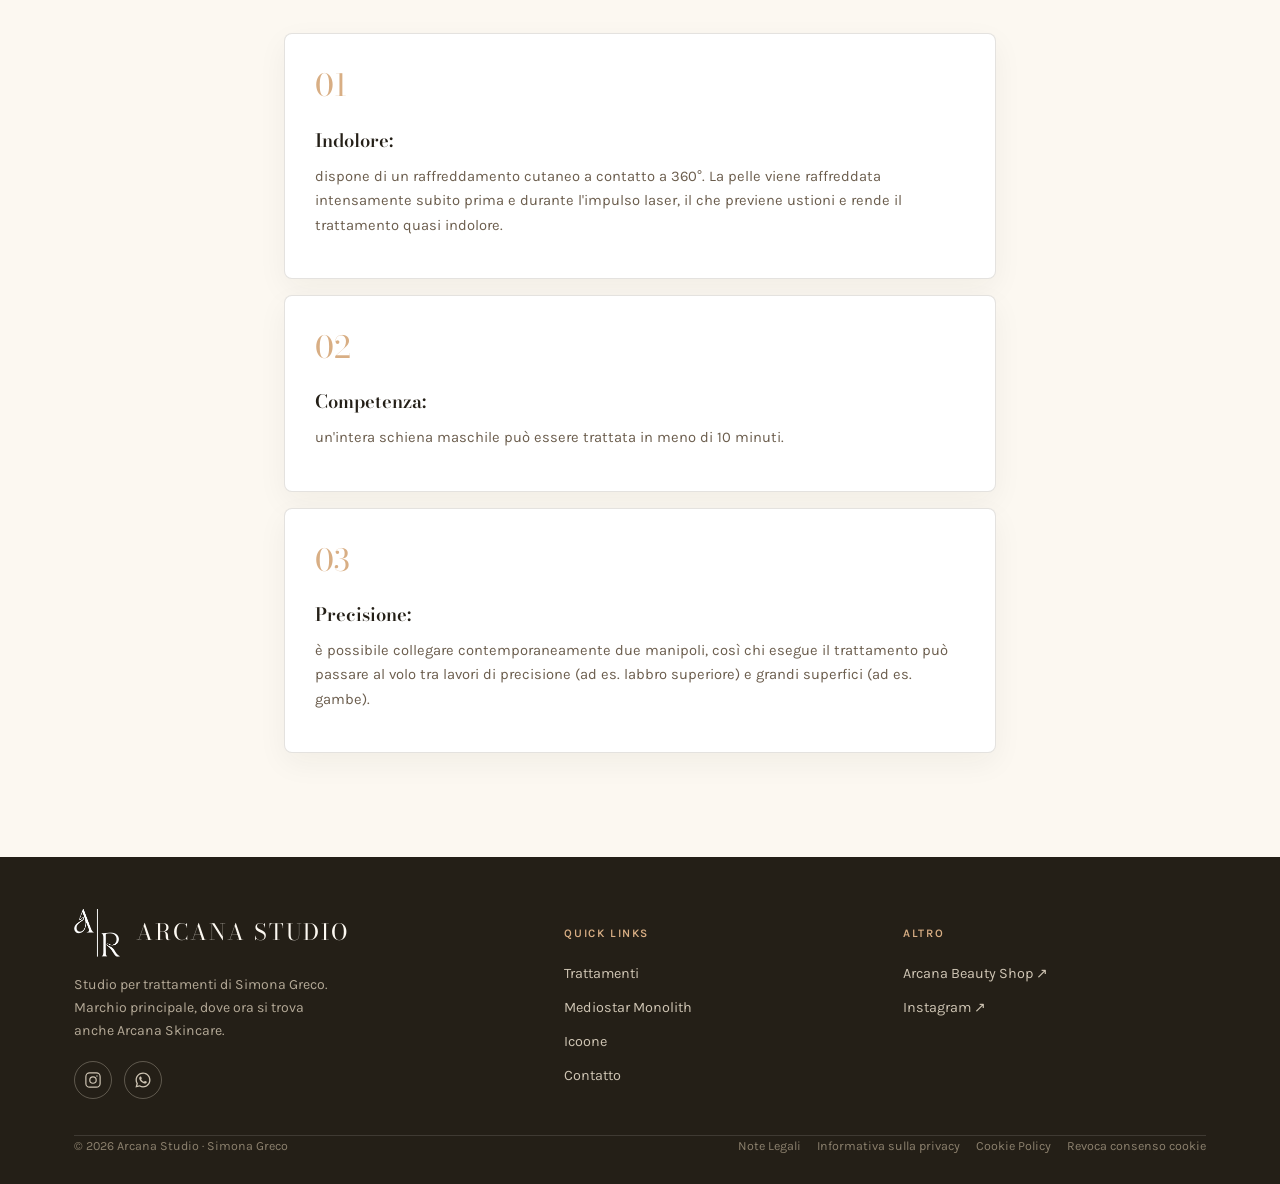
<file: mediostar.html>
<!DOCTYPE html>
<html lang="it">
<head>
<script>(function(){if('scrollRestoration' in history){history.scrollRestoration='manual';}var frames=0;function toTop(){window.scrollTo(0,0);frames++;if(frames<20){requestAnimationFrame(toTop);}}toTop();window.addEventListener('pageshow',function(){frames=0;toTop();});})();</script>
<meta charset="UTF-8">
<meta name="viewport" content="width=device-width, initial-scale=1.0">
<link rel="icon" type="image/png" href="assets/favicon-black.png" media="(prefers-color-scheme: light)">
<link rel="icon" type="image/png" href="assets/favicon-white.png" media="(prefers-color-scheme: dark)">
<link rel="icon" href="favicon.ico" sizes="any">
<title>Mediostar Monolith — Arcana Studio</title>
<link rel="stylesheet" href="assets/fonts.css">
<style>
  :root{
    --cream:#FCF8F1;
    --cream-deep:#F4EDE0;
    --ink:#241F17;
    --taupe:#6B5D4D;
    --terracotta:#6B5D4D;
    --line:#E3D9C8;
    --line-strong:#CFC2AC;
    --max:760px;
  }
  *{box-sizing:border-box;}
  body{
    margin:0;
    background:var(--cream);
    color:var(--ink);
    font-family:'Karla', -apple-system, sans-serif;
    font-size:16px;
    line-height:1.65;
    -webkit-font-smoothing:antialiased;
  }
  a{color:inherit;}
  h1,h2{
    font-family:'Bodoni Moda', Georgia, serif;
    font-weight:500;
    margin:0;
  }
  img{max-width:100%;display:block;}
  .rule{
    width:1px;height:0.9em;background:currentColor;opacity:0.35;
    display:inline-block;margin:0 0.6em;vertical-align:middle;
  }
  .eyebrow{
    font-size:0.76rem;letter-spacing:0.14em;text-transform:uppercase;
    color:var(--taupe);margin-bottom:6px;
    text-align:center;
  }

  /* ---------- draft banner ---------- */
  .draft-banner{
    background:var(--ink);color:var(--cream);text-align:center;
    font-size:0.78rem;letter-spacing:0.03em;padding:9px 16px;
  }
  .draft-banner strong{color:#E9C6A8;font-weight:600;}

  /* ---------- nav ---------- */
  header{
    position:sticky;top:0;z-index:40;
    background:var(--taupe);
    border-bottom:1px solid rgba(0,0,0,0.15);
  }
  nav.wrap{
    display:grid;grid-template-columns:auto 1fr auto;align-items:center;
    gap:14px 24px;padding-block:14px;
    max-width:1180px;margin:0 auto;padding-inline:24px;
  }
  @media (min-width:640px){ nav.wrap{padding-inline:40px;} }
  .brand{display:flex;align-items:center;gap:12px;text-decoration:none;color:var(--cream);justify-self:start;}
  .brand img{height:34px;width:auto;}
  .brand-word{font-family:'Bodoni Moda',serif;font-size:1.05rem;letter-spacing:0.08em;text-transform:uppercase;}
  .nav-right{display:flex;align-items:center;gap:18px;flex-wrap:wrap;justify-self:end;}
  .nav-links{
    display:none;align-items:center;justify-self:center;
    font-size:0.86rem;letter-spacing:0.02em;color:var(--cream);
  }
  .nav-links .rule{opacity:0.4;}
  .nav-links a{text-decoration:none;padding:6px 0;border-bottom:1px solid transparent;color:var(--cream);}
  .nav-links a:hover{border-color:#E9C6A8;}
  @media (min-width:860px){ .nav-links{display:flex;} }
  .nav-toggle{
    display:none;
    background:none;border:1px solid rgba(252,248,241,0.5);
    width:38px;height:38px;flex-shrink:0;
    align-items:center;justify-content:center;
    cursor:pointer;position:relative;
  }
  .nav-toggle span{
    display:block;width:18px;height:2px;background:var(--cream);
    position:relative;transition:background 0.15s;
  }
  .nav-toggle span::before,.nav-toggle span::after{
    content:'';position:absolute;left:0;width:18px;height:2px;background:var(--cream);
    transition:transform 0.15s;
  }
  .nav-toggle span::before{top:-6px;}
  .nav-toggle span::after{top:6px;}
  .nav-toggle[aria-expanded="true"] span{background:transparent;}
  .nav-toggle[aria-expanded="true"] span::before{transform:translateY(6px) rotate(45deg);}
  .nav-toggle[aria-expanded="true"] span::after{transform:translateY(-6px) rotate(-45deg);}
  @media (max-width:859px){
    nav.wrap{position:relative;}
    .nav-toggle{display:inline-flex;}
    .nav-cta{display:none;}
    .nav-links{
      display:none;
      position:absolute;top:100%;right:0;
      flex-direction:column;align-items:stretch;
      background:var(--taupe);
      min-width:220px;
      padding:0;
      box-shadow:0 16px 30px rgba(0,0,0,0.18);
      z-index:50;
    }
    .nav-links.is-open{display:flex;}
    .nav-links .rule{display:none;}
    .nav-links a{padding:14px 24px;border-bottom:1px solid rgba(252,248,241,0.15);text-align:left;}
    .nav-links a:last-child{border-bottom:none;}
  }

  .lang-switch{position:relative;}
  .lang-toggle{
    display:flex;align-items:center;gap:8px;
    background:none;border:1px solid rgba(252,248,241,0.5);color:var(--cream);
    padding:8px 14px;font:inherit;font-family:'Karla',sans-serif;
    font-size:0.76rem;letter-spacing:0.06em;text-transform:uppercase;
    cursor:pointer;transition:border-color 0.15s;
  }
  .lang-toggle:hover{border-color:var(--cream);}
  .lang-toggle svg{flex-shrink:0;transition:transform 0.15s;}
  .lang-toggle[aria-expanded="true"] svg{transform:rotate(180deg);}
  .lang-menu{
    position:absolute;top:calc(100% + 10px);right:0;
    display:flex;flex-direction:column;
    background:var(--cream);border:1px solid var(--line-strong);
    min-width:170px;box-shadow:0 14px 30px rgba(36,31,23,0.2);z-index:60;
  }
  .lang-menu[hidden]{display:none;}
  .lang-option{
    background:none;border:none;text-align:left;padding:11px 16px;
    font:inherit;font-family:'Karla',sans-serif;font-size:0.88rem;
    color:var(--ink);cursor:pointer;border-bottom:1px solid var(--line);
  }
  .lang-option:last-child{border-bottom:none;}
  .lang-option:hover{background:var(--cream-deep);}
  .lang-option.is-active{font-weight:700;color:var(--terracotta);}

  .nav-cta{
    border:1px solid var(--cream);color:var(--cream);padding:9px 18px;
    font-size:0.8rem;letter-spacing:0.04em;text-decoration:none;white-space:nowrap;
    transition:background 0.15s, color 0.15s;
  }
  .nav-cta:hover{background:var(--cream);color:var(--taupe);}

  .wrap{max-width:var(--max);margin:0 auto;padding:56px 24px 90px;}
  h1{font-size:clamp(1.8rem,4vw,2.4rem);margin-bottom:20px;text-align:center;}
  .hero-rule{width:52px;height:2px;background:#D8AE84;margin:0 auto 24px;}
  p{color:var(--taupe);font-size:0.96rem;margin:0 0 14px;max-width:58ch;}
  p a{color:var(--ink);text-decoration-color:var(--line-strong);}
  p a:hover{color:var(--terracotta);}

  .cta-btn{
    display:inline-block;border:1px solid var(--ink);color:var(--ink);
    padding:12px 22px;text-decoration:none;font-size:0.86rem;letter-spacing:0.03em;
    margin-top:10px;transition:background 0.15s,color 0.15s;
  }
  .cta-btn:hover{background:var(--ink);color:var(--cream);}

  /* ---------- photo mosaic ---------- */
  .photo-row-bleed{
    width:100vw;margin-left:calc(50% - 50vw);margin-right:calc(50% - 50vw);
  }
  .detail-intro{
    display:grid;grid-template-columns:1fr 1fr;gap:10px;
    max-width:1132px;margin-left:auto;margin-right:auto;
    padding-inline:10px;
    margin-top:0;margin-bottom:24px;
  }
  .detail-intro p{margin:0;}
  .photo-row{
    display:grid;grid-template-columns:repeat(4,1fr);grid-template-rows:repeat(2,1fr);
    gap:10px;
    padding:10px;
    max-width:1132px;margin-left:auto;margin-right:auto;
    aspect-ratio:2/1;
    margin-bottom:24px;
    background:var(--cream);
  }
  @media (min-width:640px){ .photo-row, .detail-intro{max-width:1100px;} }
  @media (max-width:700px){ .detail-intro{grid-template-columns:1fr;text-align:center;} }
  .photo-cell{position:relative;overflow:hidden;background:var(--cream-deep);}
  .photo-cell img{
    position:absolute;inset:0;width:100%;height:100%;object-fit:cover;
  }
  .photo-cell.is-big{grid-column:1 / 3;grid-row:1 / 3;}
  .photo-cell.is-wide{grid-column:3 / 5;grid-row:1;}
  .photo-cell.is-small-a{grid-column:3;grid-row:2;}
  .photo-cell.is-small-b{grid-column:4;grid-row:2;}

  #detail-section h3{font-family:'Bodoni Moda',serif;font-weight:600;font-size:1.2rem;margin:30px 0 10px;color:var(--ink);text-align:center;}
  #detail-section h3:first-child{margin-top:0;}
  #detail-section h3.slideshow-heading{font-size:1.7rem;margin-top:0;margin-bottom:22px;}
  #detail-section h3.special-heading{font-size:1.9rem;margin-top:42px;margin-bottom:34px;}
  #detail-section p{margin-bottom:14px;}
  #detail-section p strong{color:var(--ink);}
  #detail-section p.detail-title{margin-bottom:2px;font-weight:700;color:var(--ink);}
  #detail-section p.detail-title + p{margin-top:0;}
  #detail-section ul{margin:0 0 14px;padding-left:20px;}
  #detail-section li{margin-bottom:4px;}

  /* ---------- points band (gold, like the instagram strip) ---------- */
  .points-band{
    width:100vw;margin-left:calc(50% - 50vw);margin-right:calc(50% - 50vw);
    margin-top:56px;margin-bottom:30px;
    background:var(--cream-deep);
    border-top:1px solid var(--line);
    border-bottom:1px solid var(--line);
    padding:44px 24px 40px;
  }

  /* ---------- points slideshow ---------- */
  .points-slideshow{
    margin-top:6px;margin-bottom:0;
  }
  .points-stage{
    position:relative;
    max-width:1100px;margin-inline:auto;
    padding-inline:16px;
  }
  .points-viewport{overflow:hidden;min-height:1px;max-width:620px;margin-inline:auto;display:flex;flex-direction:column;justify-content:center;}
  .point-slide{display:none;text-align:center;}
  .point-slide p, .point-slide ul{max-width:none;margin-left:auto;margin-right:auto;}
  .point-slide.is-active{
    display:block;
    animation:pointFadeIn 0.45s ease;
  }
  @keyframes pointFadeIn{
    from{opacity:0;transform:translateX(10px);}
    to{opacity:1;transform:translateX(0);}
  }
  .point-slide.is-active :last-child{margin-bottom:0;}
  .points-slideshow ul{list-style-position:inside;padding-left:0;}
  .points-arrow{
    position:absolute;top:calc(50% - 14px);transform:translateY(-50%);
    width:48px;height:48px;border-radius:50%;
    border:1px solid var(--taupe);background:var(--taupe);
    color:var(--cream);
    display:flex;align-items:center;justify-content:center;
    cursor:pointer;padding:0;z-index:5;
    transition:background 0.2s ease, border-color 0.2s ease, transform 0.2s ease;
  }
  .points-arrow:hover{background:var(--ink);border-color:var(--ink);}
  .points-arrow:active{transform:translateY(-50%) scale(0.92);}
  .points-arrow-prev{left:0;}
  .points-arrow-next{right:0;}
  @media (max-width:600px){
    .points-stage{padding-inline:52px;}
    .points-arrow{width:38px;height:38px;top:calc(50% - 10px);}
    .points-arrow svg{width:18px;height:18px;}
  }
  .points-dots{
    display:none;justify-content:center;gap:9px;
    margin-top:20px;
  }
  .points-dot{
    width:8px;height:8px;border-radius:50%;
    border:1px solid var(--line-strong);background:var(--cream-deep);
    padding:0;cursor:pointer;
    transition:background 0.2s ease, transform 0.2s ease, border-color 0.2s ease;
  }
  .points-dot.is-active{background:var(--taupe);border-color:var(--taupe);transform:scale(1.3);}

  /* ---------- special cards ---------- */
  .special-grid{
    display:grid;grid-template-columns:1fr;gap:16px;
    margin-top:12px;margin-bottom:14px;
  }
  .special-card{
    padding:26px 30px;text-align:left;
    background:#fff;
    border:1px solid rgba(107,93,77,0.18);
    border-radius:8px;
    box-shadow:0 10px 30px rgba(36,31,23,0.05);
    transition:transform 0.25s ease, box-shadow 0.25s ease, border-color 0.25s ease;
  }
  .special-card:hover{
    transform:translateY(-6px);
    box-shadow:0 16px 36px rgba(107,93,77,0.14);
    border-color:rgba(107,93,77,0.35);
  }
  .special-card .feature-number{
    display:block;
    font-family:'Bodoni Moda',serif;font-weight:300;font-size:1.9rem;
    color:#D8AE84;margin-bottom:14px;
  }
  .special-card p{margin-bottom:0;max-width:none;font-size:0.92rem;color:var(--taupe);line-height:1.65;}
  .special-card strong{
    display:block;
    font-family:'Bodoni Moda',serif;font-weight:600;font-size:1.15rem;
    color:var(--ink);margin-bottom:10px;
  }

  footer{background:var(--ink);color:#CFC5B4;padding-block:52px 28px;}
  .cookie-banner{position:fixed;left:0;right:0;bottom:0;z-index:200;background:var(--ink);color:#CFC5B4;padding:18px 24px;display:flex;align-items:center;justify-content:center;gap:20px;flex-wrap:wrap;box-shadow:0 -8px 24px rgba(0,0,0,0.18);}
  .cookie-banner[hidden]{display:none;}
  .cookie-banner p{margin:0;font-size:0.86rem;max-width:640px;line-height:1.5;}
  .cookie-banner p a{color:var(--cream);text-decoration:underline;text-decoration-color:rgba(252,248,241,0.5);}
  .cookie-banner p a:hover{text-decoration-color:var(--cream);}
  .cookie-banner-btn{background:var(--cream);color:var(--ink);border:none;padding:11px 24px;font-size:0.82rem;letter-spacing:0.04em;cursor:pointer;white-space:nowrap;flex-shrink:0;font-family:'Karla',-apple-system,sans-serif;transition:background 0.15s;}
  .cookie-banner-btn:hover{background:#E9C6A8;}
  footer .wrap{max-width:1180px;padding-top:0;padding-bottom:0;}
  .foot-grid{
    display:grid;grid-template-columns:1fr;gap:36px;
    padding-bottom:36px;border-bottom:1px solid rgba(255,255,255,0.12);
  }
  @media (min-width:760px){
    .foot-grid{grid-template-columns:1.2fr 0.8fr 0.8fr;}
  }
  .foot-brand-top{display:flex;align-items:center;gap:16px;margin-bottom:16px;}
  .foot-brand img{height:48px;width:auto;}
  .foot-brand-word{font-family:'Bodoni Moda',serif;font-size:1.4rem;letter-spacing:0.08em;text-transform:uppercase;color:var(--cream);}
  .foot-brand p{max-width:34ch;font-size:0.88rem;color:#B4A997;}
  .foot-social{display:flex;gap:12px;margin-top:18px;}
  .foot-social a{
    width:38px;height:38px;border-radius:50%;
    border:1px solid rgba(207,197,180,0.35);
    display:flex;align-items:center;justify-content:center;
    color:#CFC5B4;transition:border-color 0.15s,color 0.15s;
  }
  .foot-social a:hover{color:#fff;border-color:#fff;}
  .foot-social svg{width:18px;height:18px;}
  .foot-col h4{
    font-size:0.72rem;letter-spacing:0.14em;text-transform:uppercase;
    color:#D8AE84;margin-bottom:14px;font-family:'Karla',sans-serif;font-weight:600;
  }
  .foot-col a{display:block;text-decoration:none;color:#CFC5B4;font-size:0.9rem;padding-block:5px;}
  .foot-col a:hover{color:#fff;}
  .foot-bottom{
    display:flex;flex-wrap:wrap;justify-content:space-between;gap:10px;
    padding-top:22px;font-size:0.78rem;color:#8C816E;
  }
  .foot-legal{display:flex;flex-wrap:wrap;gap:16px;}
  .foot-legal a{color:#8C816E;text-decoration:none;}
  .foot-legal a:hover{color:#CFC5B4;}
</style>
</head>
<body>
<div class="draft-banner" data-i18n="banner">
  <strong>Arcana</strong> deriva dal latino <strong>arcanum</strong>, che significa segreto, nascosto.
</div>

<header>
  <nav class="wrap">
    <a class="brand" href="index.html">
      <img src="assets/logo-bianco.png" alt="Arcana Studio Logo">
      <span class="brand-word">Arcana Studio</span>
    </a>
    <div class="nav-links">
      <a href="behandlungen.html" data-i18n="nav.behandlungen">Trattamenti</a><span class="rule"></span>
      <a href="mediostar.html" data-i18n="nav.mediostar">Mediostar Monolith</a><span class="rule"></span>
      <a href="icoone.html" data-i18n="nav.icoone">Icoone</a><span class="rule"></span>
      <a href="kontakt.html" data-i18n="nav.kontakt">Contatti</a>
    </div>
    <div class="nav-right">
      <div class="lang-switch">
        <button type="button" class="lang-toggle" id="lang-toggle" aria-haspopup="true" aria-expanded="false">
          <span class="lang-current">IT</span>
          <svg width="10" height="6" viewBox="0 0 10 6" fill="none"><path d="M1 1L5 5L9 1" stroke="currentColor" stroke-width="1.4"/></svg>
        </button>
        <div class="lang-menu" id="lang-menu" hidden>
          <button type="button" class="lang-option" data-lang="it">Italiano</button>
          <button type="button" class="lang-option" data-lang="de">Deutsch</button>
          <button type="button" class="lang-option" data-lang="en">English</button>
          <button type="button" class="lang-option" data-lang="es">Español</button>
          <button type="button" class="lang-option" data-lang="fr">Français</button>
        </div>
      </div>
      <button type="button" class="nav-toggle" id="nav-toggle" aria-label="Menu" aria-haspopup="true" aria-expanded="false"><span></span></button>
      <a class="nav-cta" href="https://www.arcanabeautyshop.com" target="_blank" rel="noopener" data-i18n="nav.shop">Vai allo Shop ↗</a>
    </div>
  </nav>
</header>
<div class="wrap">
  <div class="eyebrow" data-i18n="page.eyebrow">Tecnologia laser</div>
  <h1 data-i18n="page.h1">Mediostar Monolith</h1>
  <div class="hero-rule"></div>

  <div class="photo-row-bleed">
    <div class="detail-intro">
      <p data-i18n="detail.intro1">Der MeDioStar Monolith ist ein medizinischer Hochleistungs-Diodenlaser des deutschen Herstellers Asclepion Laser Technologies. Er wird in Arztpraxen, Kliniken und professionellen Kosmetikstudios primär für die dauerhafte Haarentfernung eingesetzt.</p>
      <p data-i18n="detail.intro2">Neben der Haarentfernung deckt das System durch unterschiedliche Handstücke und Wellenlängen-Kombinationen (z. B. 810/940 nm) auch ästhetische und medizinische Hautbehandlungen ab.</p>
    </div>
    <div class="photo-row">
      <div class="photo-cell is-big"><img src="assets/mediostar-1.jpg" alt="Mediostar Monolith – Lasergerät auf fahrbarem Wagen"></div>
      <div class="photo-cell is-wide"><img src="assets/mediostar-2.jpg" alt="Mediostar Monolith – Touchscreen-Bedienung von oben"></div>
      <div class="photo-cell is-small-a"><img src="assets/mediostar-3.jpg" alt="Mediostar Monolith – Frontansicht mit Touchscreen und Handstücken"></div>
      <div class="photo-cell is-small-b"><img src="assets/mediostar-4.jpg" alt="Mediostar Monolith – Gerät auf fahrbarem Wagen, seitliche Ansicht"></div>
    </div>
  </div>

  <div id="detail-section">

    <div class="points-band">
    <h3 class="slideshow-heading" data-i18n="detail.heading1">Die Hauptanwendungsbereiche im Detail</h3>

    <div class="points-slideshow" id="pointsSlideshow">
      <div class="points-stage">
      <div class="points-viewport">
        <div class="point-slide is-active" data-index="0">
          <p class="detail-title" data-i18n="detail.item1Title">1. Dauerhafte Haarentfernung (Epilation)</p>
          <p data-i18n="detail.item1Body1">Das Gerät zerstört die Haarfollikel in der Wachstumsphase durch gezielte Lichtenergie. Dank der hohen Leistung von bis zu 5.000 Watt und extrem großen Behandlungsflächen (Spots bis zu 10 cm²) gehört er zu den schnellsten Haarentfernungs-Lasern weltweit.</p>
          <p data-i18n="detail.item1Body2">Körperareale: Er kann flexibel an allen Regionen angewendet werden – von großen Flächen wie Rücken, Beinen und Bauch bis hin zu sensiblen Zonen wie Gesicht, Achseln und dem Intimbereich.</p>
          <p data-i18n="detail.item1Body3">Haut- und Haartypen: Durch die variable Pulslänge und die Kombination zweier Wellenlängen (810 &amp; 940 nm) können nahezu alle Hauttypen (auch dunklere und gebräunte Haut) sowie feinere Haare sicher behandelt werden.</p>
        </div>
        <div class="point-slide" data-index="1">
          <p class="detail-title" data-i18n="detail.item2Title">2. Behandlung von Gefäßveränderungen (Vaskuläre Therapien)</p>
          <p data-i18n="detail.item2Body">Mit speziellen Handstücken (wie dem Vascular-Handstück) lässt sich die Energie so steuern, dass sie vom Hämoglobin (dem roten Blutfarbstoff) absorbiert wird. Dadurch können oberflächliche Gefäße verödet werden:</p>
          <ul data-i18n="detail.item2List">
            <li>Besenreiser an den Beinen</li>
            <li>Couperose (feine rote Äderchen im Gesicht)</li>
            <li>Kleinere Hämangiome (Blutschwämmchen)</li>
          </ul>
        </div>
        <div class="point-slide" data-index="2">
          <p class="detail-title" data-i18n="detail.item3Title">3. Hautverjüngung und Fältchenreduktion (Skin Rejuvenation)</p>
          <p data-i18n="detail.item3Body">Die Wellenlängen des Lasers dringen tief in die Dermis (Lederhaut) ein. Die thermische Energie regt die Fibroblasten an, neues Kollagen und Elastin zu bilden. Dies führt zu:</p>
          <ul data-i18n="detail.item3List">
            <li>Einer sichtbaren Hautstraffung</li>
            <li>Verfeinerung des Hautbildes</li>
            <li>Reduzierung feiner Linien</li>
          </ul>
        </div>
        <div class="point-slide" data-index="3">
          <p class="detail-title" data-i18n="detail.item4Title">4. Akne-Therapie und Entzündungshemmung</p>
          <p data-i18n="detail.item4Body">Die Wellenlänge von 940 nm wirkt entzündungshemmend und mindert die Durchblutung entzündeter Areale. In Kombination mit der Zerstörung von Bakterien durch die Hitze wird der MeDioStar Monolith unterstützend zur Behandlung von aktiver Akne eingesetzt.</p>
        </div>
      </div>
        <button type="button" class="points-arrow points-arrow-prev" aria-label="Vorheriger Punkt">
          <svg viewBox="0 0 24 24" width="24" height="24" fill="none" stroke="currentColor" stroke-width="2" stroke-linecap="round" stroke-linejoin="round"><polyline points="15 18 9 12 15 6"></polyline></svg>
        </button>
        <button type="button" class="points-arrow points-arrow-next" aria-label="Nächster Punkt">
          <svg viewBox="0 0 24 24" width="24" height="24" fill="none" stroke="currentColor" stroke-width="2" stroke-linecap="round" stroke-linejoin="round"><polyline points="9 18 15 12 9 6"></polyline></svg>
        </button>
      </div>
      <div class="points-dots">
        <button type="button" class="points-dot is-active" data-index="0" aria-label="Punkt 1"></button>
        <button type="button" class="points-dot" data-index="1" aria-label="Punkt 2"></button>
        <button type="button" class="points-dot" data-index="2" aria-label="Punkt 3"></button>
        <button type="button" class="points-dot" data-index="3" aria-label="Punkt 4"></button>
      </div>
    </div>
    </div>

    <h3 class="special-heading" data-i18n="detail.heading2">Was macht den Monolith besonders?</h3>
    <div class="special-grid">
      <div class="special-card special-card-a">
        <span class="feature-number">01</span>
        <p data-i18n="detail.special1"><strong>Schmerzfreiheit:</strong> Er verfügt über eine integrierte 360°-Kontakthautkühlung. Die Haut wird direkt vor und während des Laserimpulses stark gekühlt, was Verbrennungen verhindert und die Behandlung nahezu schmerzfrei macht.</p>
      </div>
      <div class="special-card special-card-b">
        <span class="feature-number">02</span>
        <p data-i18n="detail.special2"><strong>Kompetenz:</strong> Ein kompletter Männerrücken kann in unter 10 Minuten behandelt werden.</p>
      </div>
      <div class="special-card special-card-c">
        <span class="feature-number">03</span>
        <p data-i18n="detail.special3"><strong>Präzision:</strong> Es lassen sich zwei Handstücke gleichzeitig anschließen, sodass Behandler fliegend zwischen Präzisionsarbeiten (z. B. Oberlippe) und Großflächen (z. B. Beine) wechseln können.</p>
      </div>
    </div>
  </div>
</div>


<footer>
  <div class="wrap">
    <div class="foot-grid">
      <div class="foot-brand">
        <div class="foot-brand-top">
          <img src="assets/logo-bianco.png" alt="Arcana Studio">
          <span class="foot-brand-word">Arcana Studio</span>
        </div>
        <p data-i18n="footer.tagline">Studio für Behandlungen von Simona Greco. Hauptmarke, bei der es jetzt auch Arcana Skincare gibt.</p>
        <div class="foot-social">
          <a href="https://www.instagram.com/arcanasimonagreco/" target="_blank" rel="noopener" aria-label="Instagram">
            <svg viewBox="0 0 24 24" fill="none" stroke="currentColor" stroke-width="1.6"><rect x="2.5" y="2.5" width="19" height="19" rx="5"/><circle cx="12" cy="12" r="4.3"/><circle cx="17.3" cy="6.7" r="0.9" fill="currentColor" stroke="none"/></svg>
          </a>
          <a href="https://wa.me/393441712506" target="_blank" rel="noopener" aria-label="WhatsApp">
            <svg viewBox="0 0 24 24" fill="currentColor"><path d="M12.04 2c-5.5 0-9.96 4.46-9.96 9.96 0 1.76.46 3.4 1.26 4.83L2 22l5.36-1.31a9.9 9.9 0 0 0 4.68 1.19h.004c5.5 0 9.96-4.46 9.96-9.96S17.54 2 12.04 2zm0 18.2h-.003a8.2 8.2 0 0 1-4.19-1.15l-.3-.18-3.12.76.84-3.03-.2-.31a8.18 8.18 0 0 1-1.26-4.36c0-4.52 3.68-8.2 8.22-8.2 2.2 0 4.26.86 5.82 2.41a8.15 8.15 0 0 1 2.41 5.8c0 4.53-3.69 8.26-8.2 8.26zm4.5-6.16c-.25-.12-1.46-.72-1.69-.8-.23-.08-.39-.12-.56.12-.17.25-.64.8-.78.96-.14.17-.29.19-.53.06-.25-.12-1.05-.39-2-1.23-.74-.66-1.24-1.48-1.39-1.72-.14-.25-.02-.38.11-.51.11-.11.25-.29.37-.43.12-.14.16-.25.25-.41.08-.17.04-.31-.02-.43-.06-.12-.56-1.35-.77-1.85-.2-.48-.41-.42-.56-.43h-.48c-.17 0-.43.06-.66.31s-.87.85-.87 2.08.89 2.42 1.02 2.59c.12.17 1.75 2.67 4.24 3.74.59.26 1.05.41 1.41.52.59.19 1.13.16 1.56.1.48-.07 1.46-.6 1.66-1.17.21-.58.21-1.08.14-1.18-.06-.1-.23-.16-.48-.28z"/></svg>
          </a>
        </div>
      </div>
      <div class="foot-col">
        <h4 data-i18n="footer.quickLinks">Quick Links</h4>
        <a href="behandlungen.html" data-i18n="nav.behandlungen">Behandlungen</a>
        <a href="mediostar.html" data-i18n="nav.mediostar">Mediostar Monolith</a>
        <a href="icoone.html" data-i18n="nav.icoone">Icoone</a>
        <a href="kontakt.html" data-i18n="nav.kontakt">Kontakt</a>
      </div>
      <div class="foot-col">
        <h4 data-i18n="footer.moreHeading">Mehr</h4>
        <a href="https://www.arcanabeautyshop.com" target="_blank" rel="noopener" data-i18n="footer.linkShop">Arcana Beauty Shop ↗</a>
        <a href="https://www.instagram.com/arcanasimonagreco/" target="_blank" rel="noopener" data-i18n="footer.linkInstagram">Instagram ↗</a>
      </div>
    </div>
    <div class="wrap foot-bottom" style="padding-left:0;padding-right:0;">
      <span data-i18n="footer.copyright">© 2026 Arcana Studio · Simona Greco</span>
      <div class="foot-legal">
        <a href="impressum.html" data-i18n="footer.legalNotice">Impressum</a>
        <a href="privacy.html" data-i18n="footer.privacyPolicy">Datenschutz</a>
        <a href="cookie.html" data-i18n="footer.cookiePolicy">Cookies</a>
        <a href="#" id="cookie-settings-link" data-i18n="footer.cookieSettings">Cookie-Einwilligung widerrufen</a>
      </div>
    </div>
  </div>
</footer>

<div class="cookie-banner" id="cookie-banner" hidden>
  <p data-i18n="cookiebanner.text">Utilizziamo solo cookie tecnici necessari al funzionamento del sito. Nessun dato viene condiviso con terzi a scopo di marketing o analisi. Maggiori informazioni nella nostra <a href="cookie.html">Cookie Policy</a>.</p>
  <button type="button" class="cookie-banner-btn" id="cookie-accept" data-i18n="cookiebanner.accept">Ho capito</button>
</div>

<script>
  var translations = {
    de: {
      "banner": '<strong>Arcana</strong> kommt vom lateinischen <strong>arcanum</strong> — das Geheimnis, das Verborgene.',
      "nav.behandlungen":"Behandlungen","nav.mediostar":"Mediostar Monolith","nav.icoone":"Icoone","nav.kontakt":"Kontakt","nav.shop":"Zum Shop ↗",
      "footer.tagline":"Studio für Behandlungen von Simona Greco. Hauptmarke, bei der es jetzt auch Arcana Skincare gibt.",
      "footer.studioHeading":"Studio","footer.quickLinks":"Quick Links","footer.linkAbout":"Über uns","footer.linkTreatments":"Behandlungen","footer.linkClass":"Simona Greco","footer.linkContact":"Kontakt",
      "footer.moreHeading":"Mehr","footer.linkShop":"Arcana Beauty Shop ↗","footer.linkInstagram":"Instagram ↗",
      "footer.copyright":"© 2026 Arcana Studio · Simona Greco",
      "footer.legalNotice":"Impressum","footer.privacyPolicy":"Datenschutz","footer.cookiePolicy":"Cookies","footer.cookieSettings":"Cookie-Einwilligung widerrufen","cookiebanner.text":"Wir verwenden ausschließlich technisch notwendige Cookies für den Betrieb dieser Website. Es werden keine Daten zu Marketing- oder Analysezwecken an Dritte weitergegeben. Mehr dazu in unserer <a href=\"cookie.html\">Cookie-Richtlinie</a>.","cookiebanner.accept":"Verstanden",
      "page.eyebrow":"Lasertechnologie","page.h1":"Mediostar Monolith",
      "detail.intro1":"Der MeDioStar Monolith ist ein medizinischer Hochleistungs-Diodenlaser des deutschen Herstellers Asclepion Laser Technologies. Er wird in Arztpraxen, Kliniken und professionellen Kosmetikstudios primär für die dauerhafte Haarentfernung eingesetzt.",
      "detail.intro2":"Neben der Haarentfernung deckt das System durch unterschiedliche Handstücke und Wellenlängen-Kombinationen (z. B. 810/940 nm) auch ästhetische und medizinische Hautbehandlungen ab.",
      "detail.heading1":"Die Hauptanwendungsbereiche im Detail",
      "detail.item1Title":"1. Dauerhafte Haarentfernung (Epilation)",
      "detail.item1Body1":"Das Gerät zerstört die Haarfollikel in der Wachstumsphase durch gezielte Lichtenergie. Dank der hohen Leistung von bis zu 5.000 Watt und extrem großen Behandlungsflächen (Spots bis zu 10 cm²) gehört er zu den schnellsten Haarentfernungs-Lasern weltweit.",
      "detail.item1Body2":"Körperareale: Er kann flexibel an allen Regionen angewendet werden – von großen Flächen wie Rücken, Beinen und Bauch bis hin zu sensiblen Zonen wie Gesicht, Achseln und dem Intimbereich.",
      "detail.item1Body3":"Haut- und Haartypen: Durch die variable Pulslänge und die Kombination zweier Wellenlängen (810 &amp; 940 nm) können nahezu alle Hauttypen (auch dunklere und gebräunte Haut) sowie feinere Haare sicher behandelt werden.",
      "detail.item2Title":"2. Behandlung von Gefäßveränderungen (Vaskuläre Therapien)",
      "detail.item2Body":"Mit speziellen Handstücken (wie dem Vascular-Handstück) lässt sich die Energie so steuern, dass sie vom Hämoglobin (dem roten Blutfarbstoff) absorbiert wird. Dadurch können oberflächliche Gefäße verödet werden:",
      "detail.item2List":"<li>Besenreiser an den Beinen</li><li>Couperose (feine rote Äderchen im Gesicht)</li><li>Kleinere Hämangiome (Blutschwämmchen)</li>",
      "detail.item3Title":"3. Hautverjüngung und Fältchenreduktion (Skin Rejuvenation)",
      "detail.item3Body":"Die Wellenlängen des Lasers dringen tief in die Dermis (Lederhaut) ein. Die thermische Energie regt die Fibroblasten an, neues Kollagen und Elastin zu bilden. Dies führt zu:",
      "detail.item3List":"<li>Einer sichtbaren Hautstraffung</li><li>Einer Verfeinerung des Hautbildes</li><li>Einer Reduzierung feiner Linien</li>",
      "detail.item4Title":"4. Akne-Therapie und Entzündungshemmung",
      "detail.item4Body":"Die Wellenlänge von 940 nm wirkt entzündungshemmend und mindert die Durchblutung entzündeter Areale. In Kombination mit der Zerstörung von Bakterien durch die Hitze wird der MeDioStar Monolith unterstützend zur Behandlung von aktiver Akne eingesetzt.",
      "detail.heading2":"Was macht den Monolith besonders?",
      "detail.special1":"<strong>Schmerzfreiheit:</strong> Er verfügt über eine integrierte 360°-Kontakthautkühlung. Die Haut wird direkt vor und während des Laserimpulses stark gekühlt, was Verbrennungen verhindert und die Behandlung nahezu schmerzfrei macht.",
      "detail.special2":"<strong>Kompetenz:</strong> Ein kompletter Männerrücken kann in unter 10 Minuten behandelt werden.",
      "detail.special3":"<strong>Präzision:</strong> Es lassen sich zwei Handstücke gleichzeitig anschließen, sodass Behandler fliegend zwischen Präzisionsarbeiten (z. B. Oberlippe) und Großflächen (z. B. Beine) wechseln können.",
      "page.cta":"Termin anfragen"
    },
    it: {
      "banner": '<strong>Arcana</strong> deriva dal latino <strong>arcanum</strong>, che significa segreto, nascosto.',
      "nav.behandlungen":"Trattamenti","nav.mediostar":"Mediostar Monolith","nav.icoone":"Icoone","nav.kontakt":"Contatto","nav.shop":"Vai allo Shop ↗",
      "footer.tagline":"Studio per trattamenti di Simona Greco. Marchio principale, dove ora si trova anche Arcana Skincare.",
      "footer.studioHeading":"Studio","footer.quickLinks":"Quick Links","footer.linkAbout":"Chi siamo","footer.linkTreatments":"Trattamenti","footer.linkClass":"Simona Greco","footer.linkContact":"Contatto",
      "footer.moreHeading":"Altro","footer.linkShop":"Arcana Beauty Shop ↗","footer.linkInstagram":"Instagram ↗",
      "footer.copyright":"© 2026 Arcana Studio · Simona Greco",
      "footer.legalNotice":"Note Legali","footer.privacyPolicy":"Informativa sulla privacy","footer.cookiePolicy":"Cookie Policy","footer.cookieSettings":"Revoca consenso cookie","cookiebanner.text":"Utilizziamo solo cookie tecnici necessari al funzionamento del sito. Nessun dato viene condiviso con terzi a scopo di marketing o analisi. Maggiori informazioni nella nostra <a href=\"cookie.html\">Cookie Policy</a>.","cookiebanner.accept":"Ho capito",
      "page.eyebrow":"Tecnologia laser","page.h1":"Mediostar Monolith",
      "detail.intro1":"Il MeDioStar Monolith è un laser a diodo medicale ad alte prestazioni del produttore tedesco Asclepion Laser Technologies. Viene utilizzato principalmente in studi medici, cliniche e centri estetici professionali per l'epilazione permanente.",
      "detail.intro2":"Oltre alla depilazione, grazie a manipoli e combinazioni di lunghezze d'onda differenti (ad es. 810/940 nm), il sistema copre anche trattamenti estetici e medici della pelle.",
      "detail.heading1":"Le principali aree di applicazione nel dettaglio",
      "detail.item1Title":"1. Epilazione permanente",
      "detail.item1Body1":"L'apparecchio distrugge i follicoli piliferi in fase di crescita tramite energia luminosa mirata. Grazie all'elevata potenza fino a 5.000 Watt e alle aree di trattamento estremamente ampie (spot fino a 10 cm²), è uno dei laser per la depilazione più veloci al mondo.",
      "detail.item1Body2":"Aree del corpo: può essere applicato in modo flessibile su tutte le zone – da grandi superfici come schiena, gambe e addome fino a zone sensibili come viso, ascelle e area intima.",
      "detail.item1Body3":"Tipi di pelle e di pelo: grazie alla durata dell'impulso variabile e alla combinazione di due lunghezze d'onda (810 e 940 nm), è possibile trattare in sicurezza quasi tutti i fototipi di pelle (anche pelle più scura e abbronzata) e i peli più sottili.",
      "detail.item2Title":"2. Trattamento delle alterazioni vascolari (Terapie vascolari)",
      "detail.item2Body":"Con manipoli speciali (come il manipolo Vascular) l'energia può essere regolata in modo da essere assorbita dall'emoglobina (il pigmento rosso del sangue). In questo modo è possibile trattare i vasi superficiali:",
      "detail.item2List":"<li>Teleangectasie alle gambe</li><li>Couperose (piccoli vasi rossi sul viso)</li><li>Piccoli angiomi (emangiomi)</li>",
      "detail.item3Title":"3. Ringiovanimento cutaneo e riduzione delle rughe (Skin Rejuvenation)",
      "detail.item3Body":"Le lunghezze d'onda del laser penetrano in profondità nel derma. L'energia termica stimola i fibroblasti a produrre nuovo collagene ed elastina. Questo porta a:",
      "detail.item3List":"<li>Un evidente rassodamento della pelle</li><li>Un affinamento dell'aspetto della pelle</li><li>Una riduzione delle linee sottili</li>",
      "detail.item4Title":"4. Terapia dell'acne e azione antinfiammatoria",
      "detail.item4Body":"La lunghezza d'onda di 940 nm ha un'azione antinfiammatoria e riduce l'afflusso di sangue nelle aree infiammate. In combinazione con la distruzione dei batteri tramite il calore, il MeDioStar Monolith viene utilizzato come supporto nel trattamento dell'acne attiva.",
      "detail.heading2":"Cosa rende speciale il Monolith?",
      "detail.special1":"<strong>Indolore:</strong> dispone di un raffreddamento cutaneo a contatto a 360°. La pelle viene raffreddata intensamente subito prima e durante l'impulso laser, il che previene ustioni e rende il trattamento quasi indolore.",
      "detail.special2":"<strong>Competenza:</strong> un'intera schiena maschile può essere trattata in meno di 10 minuti.",
      "detail.special3":"<strong>Precisione:</strong> è possibile collegare contemporaneamente due manipoli, così chi esegue il trattamento può passare al volo tra lavori di precisione (ad es. labbro superiore) e grandi superfici (ad es. gambe).",
      "page.cta":"Richiedi un appuntamento"
    },
    en: {
      "banner": '<strong>Arcana</strong> comes from the Latin <strong>arcanum</strong>, meaning secret, hidden.',
      "nav.behandlungen":"Treatments","nav.mediostar":"Mediostar Monolith","nav.icoone":"Icoone","nav.kontakt":"Contact","nav.shop":"Visit the Shop ↗",
      "footer.tagline":"Treatment studio by Simona Greco. The main brand, now also home to Arcana Skincare.",
      "footer.studioHeading":"Studio","footer.quickLinks":"Quick Links","footer.linkAbout":"About","footer.linkTreatments":"Treatments","footer.linkClass":"Simona Greco","footer.linkContact":"Contact",
      "footer.moreHeading":"More","footer.linkShop":"Arcana Beauty Shop ↗","footer.linkInstagram":"Instagram ↗",
      "footer.copyright":"© 2026 Arcana Studio · Simona Greco",
      "footer.legalNotice":"Legal Notice","footer.privacyPolicy":"Privacy Policy","footer.cookiePolicy":"Cookie Policy","footer.cookieSettings":"Withdraw cookie consent","cookiebanner.text":"We only use strictly necessary cookies to run this website. No data is shared with third parties for marketing or analytics purposes. More information in our <a href=\"cookie.html\">Cookie Policy</a>.","cookiebanner.accept":"Got it",
      "page.eyebrow":"Laser Technology","page.h1":"Mediostar Monolith",
      "detail.intro1":"The MeDioStar Monolith is a high-performance medical diode laser from the German manufacturer Asclepion Laser Technologies. It is used primarily in medical practices, clinics and professional beauty studios for permanent hair removal.",
      "detail.intro2":"Beyond hair removal, thanks to different handpieces and wavelength combinations (e.g. 810/940 nm), the system also covers aesthetic and medical skin treatments.",
      "detail.heading1":"The main areas of application in detail",
      "detail.item1Title":"1. Permanent hair removal (Epilation)",
      "detail.item1Body1":"The device destroys hair follicles in the growth phase through targeted light energy. Thanks to its high power of up to 5,000 watts and extremely large treatment spots (up to 10 cm²), it is one of the fastest hair-removal lasers in the world.",
      "detail.item1Body2":"Body areas: it can be applied flexibly to all regions – from large areas such as the back, legs and abdomen to sensitive zones such as the face, underarms and intimate area.",
      "detail.item1Body3":"Skin and hair types: thanks to the variable pulse duration and the combination of two wavelengths (810 &amp; 940 nm), almost all skin types (including darker and tanned skin) as well as finer hair can be treated safely.",
      "detail.item2Title":"2. Treatment of vascular changes (Vascular therapies)",
      "detail.item2Body":"With special handpieces (such as the Vascular handpiece), the energy can be controlled so that it is absorbed by haemoglobin (the red blood pigment). This allows superficial vessels to be sclerosed:",
      "detail.item2List":"<li>Spider veins on the legs</li><li>Couperose (fine red vessels on the face)</li><li>Smaller haemangiomas (blood blisters)</li>",
      "detail.item3Title":"3. Skin rejuvenation and wrinkle reduction (Skin Rejuvenation)",
      "detail.item3Body":"The laser's wavelengths penetrate deep into the dermis. The thermal energy stimulates the fibroblasts to produce new collagen and elastin. This leads to:",
      "detail.item3List":"<li>Visibly firmer skin</li><li>A refined complexion</li><li>A reduction in fine lines</li>",
      "detail.item4Title":"4. Acne therapy and anti-inflammatory effect",
      "detail.item4Body":"The 940 nm wavelength has an anti-inflammatory effect and reduces blood flow to inflamed areas. Combined with the destruction of bacteria through heat, the MeDioStar Monolith is used to support the treatment of active acne.",
      "detail.heading2":"What makes the Monolith special?",
      "detail.special1":"<strong>Painless:</strong> it features integrated 360° contact skin cooling. The skin is intensively cooled directly before and during the laser pulse, which prevents burns and makes the treatment almost pain-free.",
      "detail.special2":"<strong>Expertise:</strong> a full male back can be treated in under 10 minutes.",
      "detail.special3":"<strong>Precision:</strong> two handpieces can be connected at the same time, so practitioners can switch on the fly between precision work (e.g. the upper lip) and large areas (e.g. the legs).",
      "page.cta":"Request an appointment"
    },
    fr: {
      "banner": '<strong>Arcana</strong> vient du latin <strong>arcanum</strong>, qui signifie secret, caché.',
      "nav.behandlungen":"Soins","nav.mediostar":"Mediostar Monolith","nav.icoone":"Icoone","nav.kontakt":"Contact","nav.shop":"Voir la boutique ↗",
      "footer.tagline":"Studio de soins de Simona Greco. Marque principale, où se trouve désormais aussi Arcana Skincare.",
      "footer.studioHeading":"Studio","footer.quickLinks":"Quick Links","footer.linkAbout":"À propos","footer.linkTreatments":"Soins","footer.linkClass":"Simona Greco","footer.linkContact":"Contact",
      "footer.moreHeading":"Plus","footer.linkShop":"Arcana Beauty Shop ↗","footer.linkInstagram":"Instagram ↗",
      "footer.copyright":"© 2026 Arcana Studio · Simona Greco",
      "footer.legalNotice":"Mentions légales","footer.privacyPolicy":"Confidentialité","footer.cookiePolicy":"Cookies","footer.cookieSettings":"Retirer le consentement aux cookies","cookiebanner.text":"Nous utilisons uniquement des cookies techniques nécessaires au fonctionnement du site. Aucune donnée n'est partagée avec des tiers à des fins de marketing ou d'analyse. Plus d'informations dans notre <a href=\"cookie.html\">Politique de cookies</a>.","cookiebanner.accept":"Compris",
      "page.eyebrow":"Technologie laser","page.h1":"Mediostar Monolith",
      "detail.intro1":"Le MeDioStar Monolith est un laser diode médical haute performance du fabricant allemand Asclepion Laser Technologies. Il est utilisé principalement dans les cabinets médicaux, les cliniques et les instituts de beauté professionnels pour l'épilation définitive.",
      "detail.intro2":"Outre l'épilation, grâce à différentes pièces à main et combinaisons de longueurs d'onde (par ex. 810/940 nm), le système couvre également des traitements esthétiques et médicaux de la peau.",
      "detail.heading1":"Les principaux domaines d'application en détail",
      "detail.item1Title":"1. Épilation définitive",
      "detail.item1Body1":"L'appareil détruit les follicules pileux en phase de croissance grâce à une énergie lumineuse ciblée. Grâce à sa puissance élevée pouvant atteindre 5 000 watts et à des zones de traitement extrêmement grandes (spots jusqu'à 10 cm²), il compte parmi les lasers d'épilation les plus rapides au monde.",
      "detail.item1Body2":"Zones du corps : il peut être utilisé de façon flexible sur toutes les régions – des grandes surfaces comme le dos, les jambes et le ventre jusqu'aux zones sensibles comme le visage, les aisselles et la zone intime.",
      "detail.item1Body3":"Types de peau et de poils : grâce à la durée d'impulsion variable et à la combinaison de deux longueurs d'onde (810 et 940 nm), presque tous les types de peau (y compris les peaux plus foncées et bronzées) ainsi que les poils plus fins peuvent être traités en toute sécurité.",
      "detail.item2Title":"2. Traitement des altérations vasculaires (Thérapies vasculaires)",
      "detail.item2Body":"Grâce à des pièces à main spéciales (comme la pièce à main Vascular), l'énergie peut être contrôlée de manière à être absorbée par l'hémoglobine (le pigment rouge du sang). Cela permet de traiter les vaisseaux superficiels :",
      "detail.item2List":"<li>Varicosités sur les jambes</li><li>Couperose (petits vaisseaux rouges au visage)</li><li>Petits angiomes (hémangiomes)</li>",
      "detail.item3Title":"3. Rajeunissement cutané et réduction des ridules (Skin Rejuvenation)",
      "detail.item3Body":"Les longueurs d'onde du laser pénètrent profondément dans le derme. L'énergie thermique stimule les fibroblastes à produire du nouveau collagène et de l'élastine. Cela entraîne :",
      "detail.item3List":"<li>Un raffermissement visible de la peau</li><li>Un affinement du grain de peau</li><li>Une réduction des ridules</li>",
      "detail.item4Title":"4. Thérapie de l'acné et effet anti-inflammatoire",
      "detail.item4Body":"La longueur d'onde de 940 nm a un effet anti-inflammatoire et réduit l'afflux sanguin dans les zones enflammées. Combiné à la destruction des bactéries par la chaleur, le MeDioStar Monolith est utilisé en complément dans le traitement de l'acné active.",
      "detail.heading2":"Qu'est-ce qui rend le Monolith unique ?",
      "detail.special1":"<strong>Indolore :</strong> il dispose d'un refroidissement cutané par contact intégré à 360°. La peau est fortement refroidie juste avant et pendant l'impulsion laser, ce qui évite les brûlures et rend le traitement presque indolore.",
      "detail.special2":"<strong>Compétence :</strong> un dos masculin complet peut être traité en moins de 10 minutes.",
      "detail.special3":"<strong>Précision :</strong> deux pièces à main peuvent être raccordées simultanément, ce qui permet aux praticiens de passer à la volée entre des travaux de précision (par ex. la lèvre supérieure) et de grandes surfaces (par ex. les jambes).",
      "page.cta":"Demander un rendez-vous"
    },
    es: {
      "banner": '<strong>Arcana</strong> viene del latín <strong>arcanum</strong>, que significa secreto, oculto.',
      "nav.behandlungen":"Tratamientos","nav.mediostar":"Mediostar Monolith","nav.icoone":"Icoone","nav.kontakt":"Contacto","nav.shop":"Ir a la tienda ↗",
      "footer.tagline":"Estudio de tratamientos de Simona Greco. Marca principal, donde ahora también se encuentra Arcana Skincare.",
      "footer.studioHeading":"Estudio","footer.quickLinks":"Quick Links","footer.linkAbout":"Sobre nosotros","footer.linkTreatments":"Tratamientos","footer.linkClass":"Simona Greco","footer.linkContact":"Contacto",
      "footer.moreHeading":"Más","footer.linkShop":"Arcana Beauty Shop ↗","footer.linkInstagram":"Instagram ↗",
      "footer.copyright":"© 2026 Arcana Studio · Simona Greco",
      "footer.legalNotice":"Aviso Legal","footer.privacyPolicy":"Política de Privacidad","footer.cookiePolicy":"Política de Cookies","footer.cookieSettings":"Retirar el consentimiento de cookies","cookiebanner.text":"Utilizamos únicamente cookies técnicas necesarias para el funcionamiento del sitio. No se comparten datos con terceros con fines de marketing o análisis. Más información en nuestra <a href=\"cookie.html\">Política de Cookies</a>.","cookiebanner.accept":"Entendido",
      "page.eyebrow":"Tecnología láser","page.h1":"Mediostar Monolith",
      "detail.intro1":"El MeDioStar Monolith es un láser de diodo médico de alto rendimiento del fabricante alemán Asclepion Laser Technologies. Se utiliza principalmente en consultas médicas, clínicas y centros de estética profesionales para la depilación permanente.",
      "detail.intro2":"Además de la depilación, gracias a distintos cabezales y combinaciones de longitudes de onda (p. ej. 810/940 nm), el sistema también cubre tratamientos estéticos y médicos de la piel.",
      "detail.heading1":"Las principales áreas de aplicación en detalle",
      "detail.item1Title":"1. Depilación permanente (Epilación)",
      "detail.item1Body1":"El aparato destruye los folículos pilosos en fase de crecimiento mediante energía lumínica dirigida. Gracias a su elevada potencia de hasta 5.000 vatios y a las áreas de tratamiento extremadamente grandes (spots de hasta 10 cm²), es uno de los láseres de depilación más rápidos del mundo.",
      "detail.item1Body2":"Zonas del cuerpo: puede aplicarse de forma flexible en todas las regiones, desde grandes superficies como la espalda, las piernas y el abdomen, hasta zonas sensibles como el rostro, las axilas y la zona íntima.",
      "detail.item1Body3":"Tipos de piel y de vello: gracias a la duración de pulso variable y a la combinación de dos longitudes de onda (810 y 940 nm), se pueden tratar de forma segura casi todos los tipos de piel (incluida la piel más oscura y bronceada) así como el vello más fino.",
      "detail.item2Title":"2. Tratamiento de alteraciones vasculares (Terapias vasculares)",
      "detail.item2Body":"Con cabezales especiales (como el cabezal Vascular) la energía puede controlarse de forma que sea absorbida por la hemoglobina (el pigmento rojo de la sangre). Así se pueden tratar vasos superficiales:",
      "detail.item2List":"<li>Arañas vasculares en las piernas</li><li>Cuperosis (pequeños vasos rojos en el rostro)</li><li>Pequeños hemangiomas</li>",
      "detail.item3Title":"3. Rejuvenecimiento cutáneo y reducción de arrugas finas (Skin Rejuvenation)",
      "detail.item3Body":"Las longitudes de onda del láser penetran profundamente en la dermis. La energía térmica estimula a los fibroblastos a producir nuevo colágeno y elastina. Esto se traduce en:",
      "detail.item3List":"<li>Una firmeza visible de la piel</li><li>Un afinamiento del aspecto de la piel</li><li>Una reducción de las líneas finas</li>",
      "detail.item4Title":"4. Terapia del acné y efecto antiinflamatorio",
      "detail.item4Body":"La longitud de onda de 940 nm tiene un efecto antiinflamatorio y reduce el riego sanguíneo en las zonas inflamadas. Combinado con la destrucción de bacterias mediante el calor, el MeDioStar Monolith se emplea como apoyo en el tratamiento del acné activo.",
      "detail.heading2":"¿Qué hace especial al Monolith?",
      "detail.special1":"<strong>Indoloro:</strong> cuenta con un enfriamiento cutáneo por contacto de 360° integrado. La piel se enfría intensamente justo antes y durante el impulso láser, lo que evita quemaduras y hace que el tratamiento sea casi indoloro.",
      "detail.special2":"<strong>Competencia:</strong> una espalda masculina completa puede tratarse en menos de 10 minutos.",
      "detail.special3":"<strong>Precisión:</strong> se pueden conectar dos cabezales al mismo tiempo, de modo que quien realiza el tratamiento puede alternar sobre la marcha entre trabajos de precisión (p. ej. el labio superior) y grandes superficies (p. ej. las piernas).",
      "page.cta":"Solicitar una cita"
    }
  };

  function applyLang(lang){
    var dict = translations[lang] || translations.de;
    document.querySelectorAll('[data-i18n]').forEach(function(el){
      var key = el.getAttribute('data-i18n');
      if(dict[key] !== undefined) el.innerHTML = dict[key];
    });
    document.querySelectorAll('.lang-option').forEach(function(btn){
      btn.classList.toggle('is-active', btn.getAttribute('data-lang') === lang);
    });
    var langCurrentEl = document.querySelector('.lang-current');
    if(langCurrentEl) langCurrentEl.textContent = lang.toUpperCase();
    document.documentElement.setAttribute('lang', lang);
    try{ localStorage.setItem('arcanaLang', lang); }catch(e){}
  }

  var langToggle = document.getElementById('lang-toggle');
  var langMenu = document.getElementById('lang-menu');
  function closeLangMenu(){ langMenu.hidden = true; langToggle.setAttribute('aria-expanded','false'); }
  function openLangMenu(){ langMenu.hidden = false; langToggle.setAttribute('aria-expanded','true'); }
  langToggle.addEventListener('click', function(e){
    e.stopPropagation();
    if(langMenu.hidden){ openLangMenu(); } else { closeLangMenu(); }
  });
  document.addEventListener('click', function(e){
    if(!langMenu.hidden && !langMenu.contains(e.target) && e.target !== langToggle){ closeLangMenu(); }
  });
  document.addEventListener('keydown', function(e){ if(e.key === 'Escape') closeLangMenu(); });
  var navToggle = document.getElementById('nav-toggle');
  var navLinksEl = document.querySelector('.nav-links');
  if(navToggle && navLinksEl){
    navToggle.addEventListener('click', function(e){
      e.stopPropagation();
      var isOpen = navLinksEl.classList.toggle('is-open');
      navToggle.setAttribute('aria-expanded', isOpen ? 'true' : 'false');
    });
    navLinksEl.querySelectorAll('a').forEach(function(a){
      a.addEventListener('click', function(){
        navLinksEl.classList.remove('is-open');
        navToggle.setAttribute('aria-expanded', 'false');
      });
    });
    document.addEventListener('click', function(e){
      if(navLinksEl.classList.contains('is-open') && !navLinksEl.contains(e.target) && e.target !== navToggle){
        navLinksEl.classList.remove('is-open');
        navToggle.setAttribute('aria-expanded', 'false');
      }
    });
    document.addEventListener('keydown', function(e){
      if(e.key === 'Escape'){
        navLinksEl.classList.remove('is-open');
        navToggle.setAttribute('aria-expanded', 'false');
      }
    });
  }
  document.querySelectorAll('.lang-option').forEach(function(btn){
    btn.addEventListener('click', function(){
      applyLang(btn.getAttribute('data-lang'));
      closeLangMenu();
    });
  });

  var saved = 'it';
  try{ saved = localStorage.getItem('arcanaLang') || 'it'; }catch(e){}
  applyLang(translations[saved] ? saved : 'it');

  (function(){
    var root = document.getElementById('pointsSlideshow');
    if(!root) return;
    var viewport = root.querySelector('.points-viewport');
    var slides = Array.prototype.slice.call(root.querySelectorAll('.point-slide'));
    var dots = Array.prototype.slice.call(root.querySelectorAll('.points-dot'));
    var current = 0;

    function lockHeight(){
      var maxH = 0;
      slides.forEach(function(slide){
        var prevDisplay = slide.style.display;
        slide.style.display = 'block';
        maxH = Math.max(maxH, slide.offsetHeight);
        slide.style.display = prevDisplay;
      });
      viewport.style.minHeight = maxH + 'px';
    }
    lockHeight();
    var resizeTimer;
    window.addEventListener('resize', function(){
      clearTimeout(resizeTimer);
      resizeTimer = setTimeout(lockHeight, 150);
    });
    if(document.fonts && document.fonts.ready){ document.fonts.ready.then(lockHeight); }

    function goTo(index){
      current = (index + slides.length) % slides.length;
      slides.forEach(function(slide, i){ slide.classList.toggle('is-active', i === current); });
      dots.forEach(function(dot, i){ dot.classList.toggle('is-active', i === current); });
    }
    function next(){ goTo(current + 1); }
    function prev(){ goTo(current - 1); }

    root.querySelector('.points-arrow-next').addEventListener('click', next);
    root.querySelector('.points-arrow-prev').addEventListener('click', prev);
    dots.forEach(function(dot){
      dot.addEventListener('click', function(){ goTo(parseInt(dot.getAttribute('data-index'), 10)); });
    });

    var touchStartX = null;
    root.addEventListener('touchstart', function(e){ touchStartX = e.touches[0].clientX; }, {passive:true});
    root.addEventListener('touchend', function(e){
      if(touchStartX === null) return;
      var dx = e.changedTouches[0].clientX - touchStartX;
      if(Math.abs(dx) > 40){ dx < 0 ? next() : prev(); }
      touchStartX = null;
    }, {passive:true});
  })();
</script>
<script>
(function(){
  var banner = document.getElementById('cookie-banner');
  var acceptBtn = document.getElementById('cookie-accept');
  if(!banner || !acceptBtn) return;
  var consent = null;
  try{ consent = localStorage.getItem('arcanaCookieConsent'); }catch(e){}
  if(consent !== 'accepted'){ banner.hidden = false; }
  acceptBtn.addEventListener('click', function(){
    try{ localStorage.setItem('arcanaCookieConsent', 'accepted'); }catch(e){}
    banner.hidden = true;
  });
  var settingsLink = document.getElementById('cookie-settings-link');
  if(settingsLink){
    settingsLink.addEventListener('click', function(e){
      e.preventDefault();
      try{ localStorage.removeItem('arcanaCookieConsent'); }catch(err){}
      banner.hidden = false;
    });
  }
})();
</script>

</body>
</html>
</file>
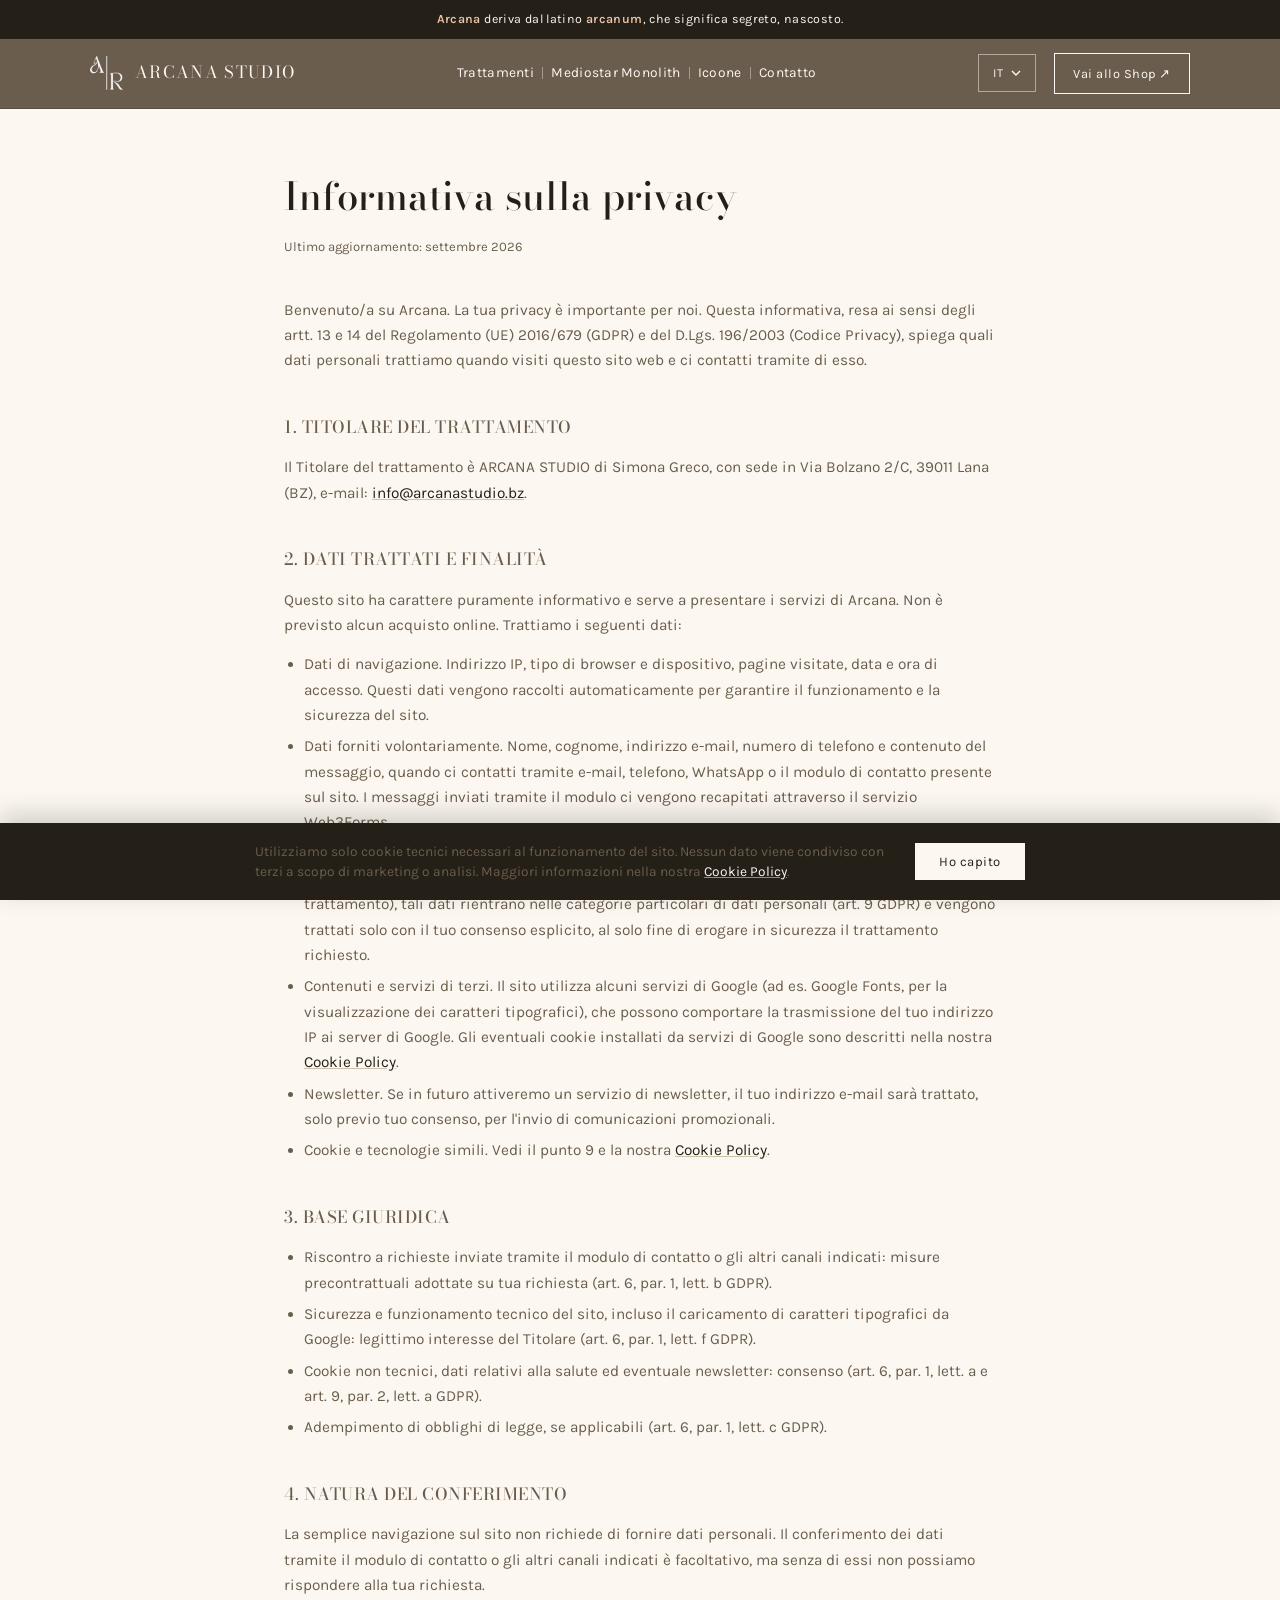
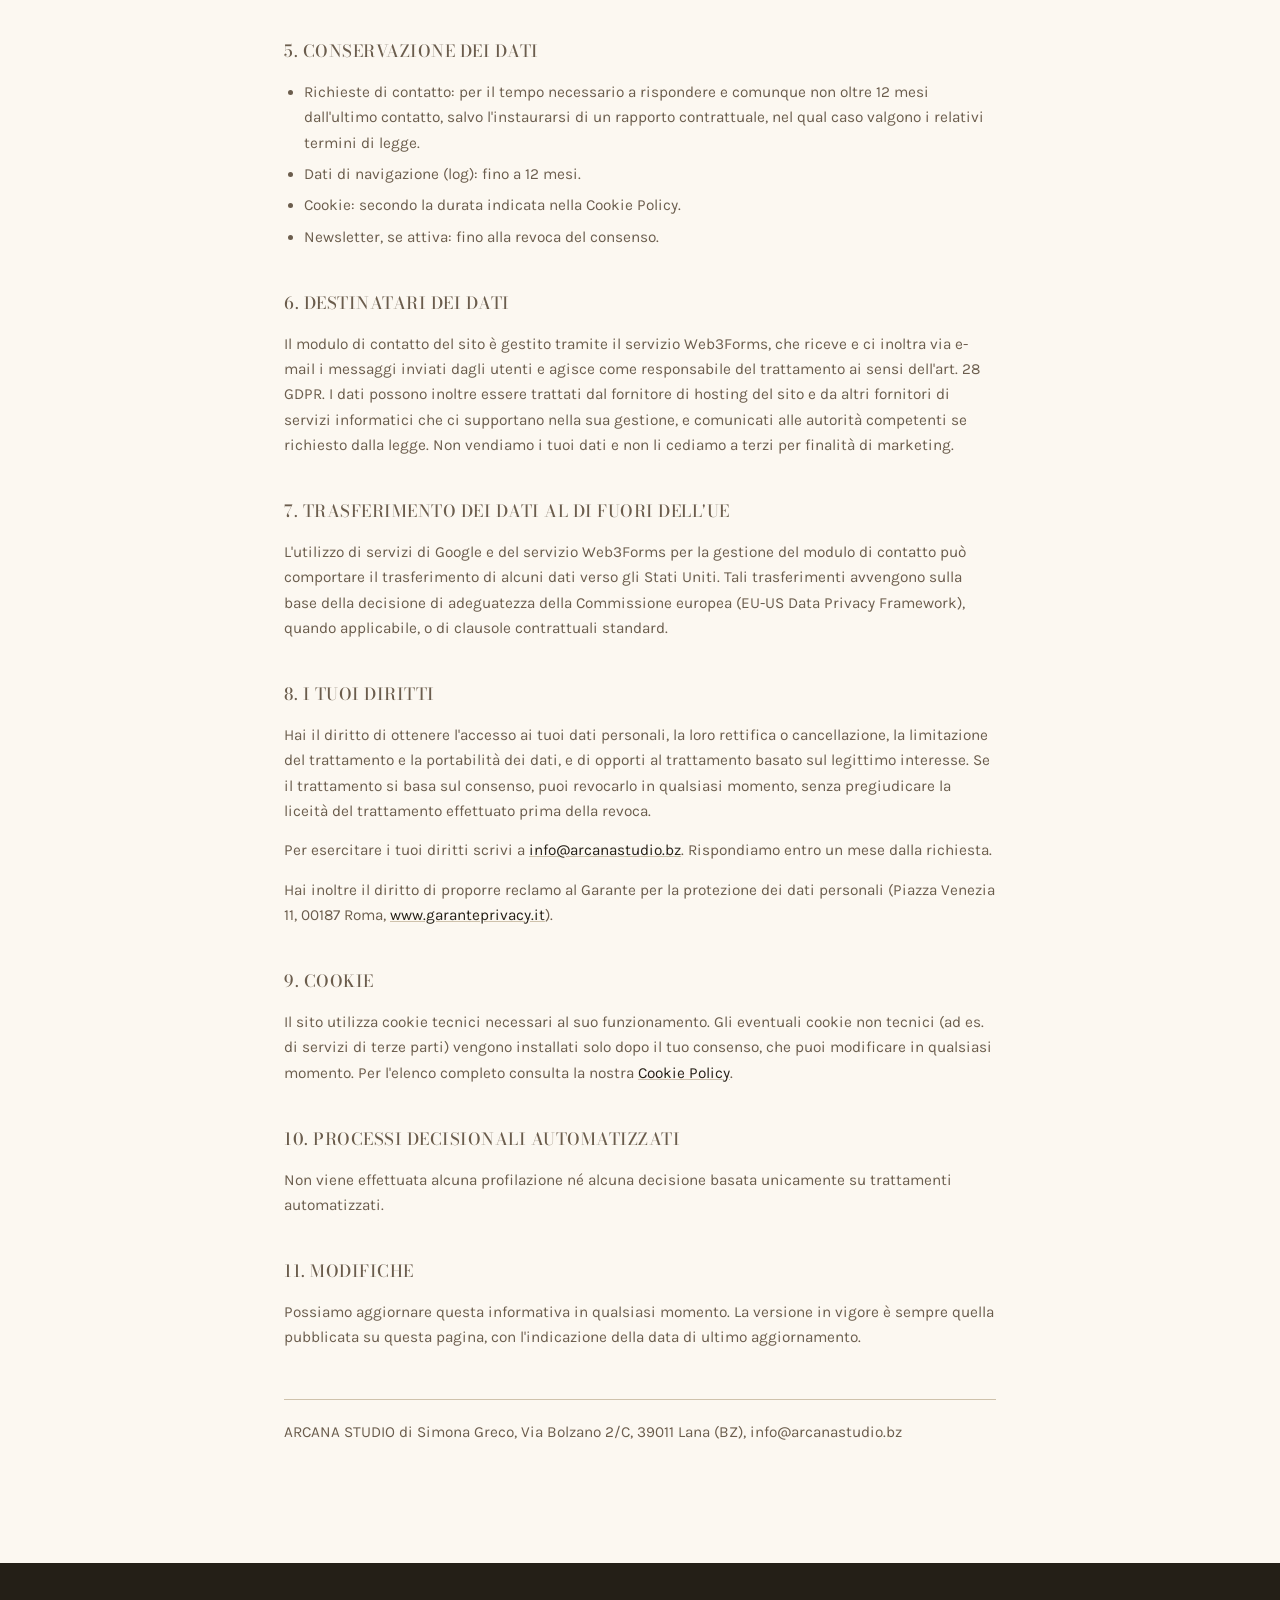
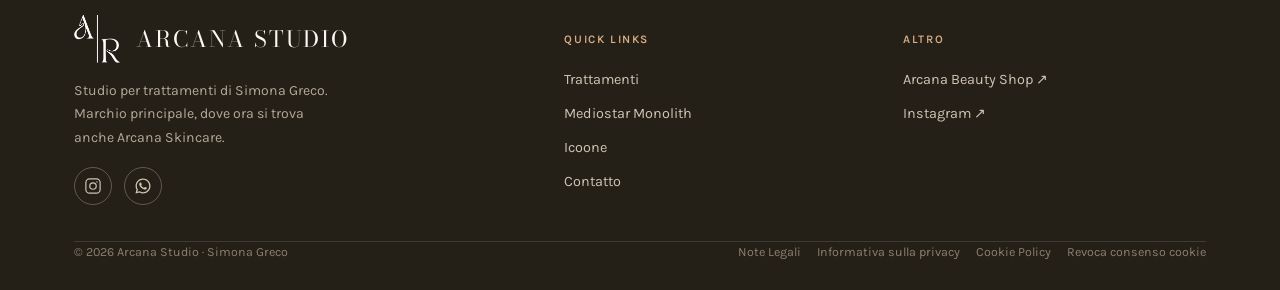
<file: privacy.html>
<!DOCTYPE html>
<html lang="it">
<head>
<script>(function(){if('scrollRestoration' in history){history.scrollRestoration='manual';}var frames=0;function toTop(){window.scrollTo(0,0);frames++;if(frames<20){requestAnimationFrame(toTop);}}toTop();window.addEventListener('pageshow',function(){frames=0;toTop();});})();</script>
<meta charset="UTF-8">
<meta name="viewport" content="width=device-width, initial-scale=1.0">
<link rel="icon" type="image/png" href="assets/favicon-black.png" media="(prefers-color-scheme: light)">
<link rel="icon" type="image/png" href="assets/favicon-white.png" media="(prefers-color-scheme: dark)">
<link rel="icon" href="favicon.ico" sizes="any">
<title>Privacy Policy — Arcana Studio</title>
<link rel="stylesheet" href="assets/fonts.css">
<style>
  :root{
    --cream:#FCF8F1;
    --cream-deep:#F4EDE0;
    --ink:#241F17;
    --taupe:#6B5D4D;
    --terracotta:#6B5D4D;
    --line:#E3D9C8;
    --line-strong:#CFC2AC;
    --max:760px;
  }
  *{box-sizing:border-box;}
  body{
    margin:0;
    background:var(--cream);
    color:var(--ink);
    font-family:'Karla', -apple-system, sans-serif;
    font-size:16px;
    line-height:1.65;
    -webkit-font-smoothing:antialiased;
  }
  a{color:inherit;}
  h1,h2{
    font-family:'Bodoni Moda', Georgia, serif;
    font-weight:500;
    margin:0;
  }
  img{max-width:100%;display:block;}
  .rule{
    width:1px;height:0.9em;background:currentColor;opacity:0.35;
    display:inline-block;margin:0 0.6em;vertical-align:middle;
  }

  /* ---------- draft banner ---------- */
  .draft-banner{
    background:var(--ink);color:var(--cream);text-align:center;
    font-size:0.78rem;letter-spacing:0.03em;padding:9px 16px;
  }
  .draft-banner strong{color:#E9C6A8;font-weight:600;}

  /* ---------- nav ---------- */
  header{
    position:sticky;top:0;z-index:40;
    background:var(--taupe);
    border-bottom:1px solid rgba(0,0,0,0.15);
  }
  nav.wrap{
    display:grid;grid-template-columns:auto 1fr auto;align-items:center;
    gap:14px 24px;padding-block:14px;
    max-width:1180px;margin:0 auto;padding-inline:24px;
  }
  @media (min-width:640px){ nav.wrap{padding-inline:40px;} }
  .brand{display:flex;align-items:center;gap:12px;text-decoration:none;color:var(--cream);justify-self:start;}
  .brand img{height:34px;width:auto;}
  .brand-word{font-family:'Bodoni Moda',serif;font-size:1.05rem;letter-spacing:0.08em;text-transform:uppercase;}
  .nav-right{display:flex;align-items:center;gap:18px;flex-wrap:wrap;justify-self:end;}
  .nav-links{
    display:none;align-items:center;justify-self:center;
    font-size:0.86rem;letter-spacing:0.02em;color:var(--cream);
  }
  .nav-links .rule{opacity:0.4;}
  .nav-links a{text-decoration:none;padding:6px 0;border-bottom:1px solid transparent;color:var(--cream);}
  .nav-links a:hover{border-color:#E9C6A8;}
  @media (min-width:860px){ .nav-links{display:flex;} }
  .nav-toggle{
    display:none;
    background:none;border:1px solid rgba(252,248,241,0.5);
    width:38px;height:38px;flex-shrink:0;
    align-items:center;justify-content:center;
    cursor:pointer;position:relative;
  }
  .nav-toggle span{
    display:block;width:18px;height:2px;background:var(--cream);
    position:relative;transition:background 0.15s;
  }
  .nav-toggle span::before,.nav-toggle span::after{
    content:'';position:absolute;left:0;width:18px;height:2px;background:var(--cream);
    transition:transform 0.15s;
  }
  .nav-toggle span::before{top:-6px;}
  .nav-toggle span::after{top:6px;}
  .nav-toggle[aria-expanded="true"] span{background:transparent;}
  .nav-toggle[aria-expanded="true"] span::before{transform:translateY(6px) rotate(45deg);}
  .nav-toggle[aria-expanded="true"] span::after{transform:translateY(-6px) rotate(-45deg);}
  @media (max-width:859px){
    nav.wrap{position:relative;}
    .nav-toggle{display:inline-flex;}
    .nav-cta{display:none;}
    .nav-links{
      display:none;
      position:absolute;top:100%;right:0;
      flex-direction:column;align-items:stretch;
      background:var(--taupe);
      min-width:220px;
      padding:0;
      box-shadow:0 16px 30px rgba(0,0,0,0.18);
      z-index:50;
    }
    .nav-links.is-open{display:flex;}
    .nav-links .rule{display:none;}
    .nav-links a{padding:14px 24px;border-bottom:1px solid rgba(252,248,241,0.15);text-align:left;}
    .nav-links a:last-child{border-bottom:none;}
  }

  .lang-switch{position:relative;}
  .lang-toggle{
    display:flex;align-items:center;gap:8px;
    background:none;border:1px solid rgba(252,248,241,0.5);color:var(--cream);
    padding:8px 14px;font:inherit;font-family:'Karla',sans-serif;
    font-size:0.76rem;letter-spacing:0.06em;text-transform:uppercase;
    cursor:pointer;transition:border-color 0.15s;
  }
  .lang-toggle:hover{border-color:var(--cream);}
  .lang-toggle svg{flex-shrink:0;transition:transform 0.15s;}
  .lang-toggle[aria-expanded="true"] svg{transform:rotate(180deg);}
  .lang-menu{
    position:absolute;top:calc(100% + 10px);right:0;
    display:flex;flex-direction:column;
    background:var(--cream);border:1px solid var(--line-strong);
    min-width:170px;box-shadow:0 14px 30px rgba(36,31,23,0.2);z-index:60;
  }
  .lang-menu[hidden]{display:none;}
  .lang-option{
    background:none;border:none;text-align:left;padding:11px 16px;
    font:inherit;font-family:'Karla',sans-serif;font-size:0.88rem;
    color:var(--ink);cursor:pointer;border-bottom:1px solid var(--line);
  }
  .lang-option:last-child{border-bottom:none;}
  .lang-option:hover{background:var(--cream-deep);}
  .lang-option.is-active{font-weight:700;color:var(--terracotta);}

  .nav-cta{
    border:1px solid var(--cream);color:var(--cream);padding:9px 18px;
    font-size:0.8rem;letter-spacing:0.04em;text-decoration:none;white-space:nowrap;
    transition:background 0.15s, color 0.15s;
  }
  .nav-cta:hover{background:var(--cream);color:var(--taupe);}

  .wrap{max-width:var(--max);margin:0 auto;padding:56px 24px 90px;}
  .updated{color:var(--taupe);font-size:0.82rem;margin-bottom:40px;}
  h1{font-size:clamp(1.8rem,4vw,2.4rem);margin-bottom:8px;}
  h2{font-size:1.05rem;text-transform:uppercase;letter-spacing:0.03em;margin-top:40px;margin-bottom:14px;color:var(--terracotta);}
  p{color:var(--taupe);font-size:0.96rem;margin:0 0 14px;}
  ul{margin:0 0 14px;padding-left:20px;color:var(--taupe);font-size:0.96rem;}
  li{margin-bottom:6px;}
  footer.legal-foot{background:var(--cream);border-top:1px solid var(--line-strong);margin-top:48px;padding-top:20px;font-size:0.84rem;color:var(--taupe);}
  p a, li a{color:var(--ink);text-decoration-color:var(--line-strong);}
  p a:hover, li a:hover{color:var(--terracotta);}

  footer{background:var(--ink);color:#CFC5B4;padding-block:52px 28px;}
  .cookie-banner{position:fixed;left:0;right:0;bottom:0;z-index:200;background:var(--ink);color:#CFC5B4;padding:18px 24px;display:flex;align-items:center;justify-content:center;gap:20px;flex-wrap:wrap;box-shadow:0 -8px 24px rgba(0,0,0,0.18);}
  .cookie-banner[hidden]{display:none;}
  .cookie-banner p{margin:0;font-size:0.86rem;max-width:640px;line-height:1.5;}
  .cookie-banner p a{color:var(--cream);text-decoration:underline;text-decoration-color:rgba(252,248,241,0.5);}
  .cookie-banner p a:hover{text-decoration-color:var(--cream);}
  .cookie-banner-btn{background:var(--cream);color:var(--ink);border:none;padding:11px 24px;font-size:0.82rem;letter-spacing:0.04em;cursor:pointer;white-space:nowrap;flex-shrink:0;font-family:'Karla',-apple-system,sans-serif;transition:background 0.15s;}
  .cookie-banner-btn:hover{background:#E9C6A8;}
  footer .wrap{max-width:1180px;padding-top:0;padding-bottom:0;}
  .foot-grid{
    display:grid;grid-template-columns:1fr;gap:36px;
    padding-bottom:36px;border-bottom:1px solid rgba(255,255,255,0.12);
  }
  @media (min-width:760px){
    .foot-grid{grid-template-columns:1.2fr 0.8fr 0.8fr;}
  }
  .foot-brand-top{display:flex;align-items:center;gap:16px;margin-bottom:16px;}
  .foot-brand img{height:48px;width:auto;}
  .foot-brand-word{font-family:'Bodoni Moda',serif;font-size:1.4rem;letter-spacing:0.08em;text-transform:uppercase;color:var(--cream);}
  .foot-brand p{max-width:34ch;font-size:0.88rem;color:#B4A997;}
  .foot-social{display:flex;gap:12px;margin-top:18px;}
  .foot-social a{
    width:38px;height:38px;border-radius:50%;
    border:1px solid rgba(207,197,180,0.35);
    display:flex;align-items:center;justify-content:center;
    color:#CFC5B4;transition:border-color 0.15s,color 0.15s;
  }
  .foot-social a:hover{color:#fff;border-color:#fff;}
  .foot-social svg{width:18px;height:18px;}
  .foot-col h4{
    font-size:0.72rem;letter-spacing:0.14em;text-transform:uppercase;
    color:#D8AE84;margin-bottom:14px;font-family:'Karla',sans-serif;font-weight:600;
  }
  .foot-col a{display:block;text-decoration:none;color:#CFC5B4;font-size:0.9rem;padding-block:5px;}
  .foot-col a:hover{color:#fff;}
  .foot-bottom{
    display:flex;flex-wrap:wrap;justify-content:space-between;gap:10px;
    padding-top:22px;font-size:0.78rem;color:#8C816E;
  }
  .foot-legal{display:flex;flex-wrap:wrap;gap:16px;}
  .foot-legal a{color:#8C816E;text-decoration:none;}
  .foot-legal a:hover{color:#CFC5B4;}
</style>
</head>
<body>
<div class="draft-banner" data-i18n="banner">
  <strong>Arcana</strong> deriva dal latino <strong>arcanum</strong>, che significa segreto, nascosto.
</div>

<header>
  <nav class="wrap">
    <a class="brand" href="index.html">
      <img src="assets/logo-bianco.png" alt="Arcana Studio Logo">
      <span class="brand-word">Arcana Studio</span>
    </a>
    <div class="nav-links">
      <a href="behandlungen.html" data-i18n="nav.behandlungen">Trattamenti</a><span class="rule"></span>
      <a href="mediostar.html" data-i18n="nav.mediostar">Mediostar Monolith</a><span class="rule"></span>
      <a href="icoone.html" data-i18n="nav.icoone">Icoone</a><span class="rule"></span>
      <a href="kontakt.html" data-i18n="nav.kontakt">Contatti</a>
    </div>
    <div class="nav-right">
      <div class="lang-switch">
        <button type="button" class="lang-toggle" id="lang-toggle" aria-haspopup="true" aria-expanded="false">
          <span class="lang-current">IT</span>
          <svg width="10" height="6" viewBox="0 0 10 6" fill="none"><path d="M1 1L5 5L9 1" stroke="currentColor" stroke-width="1.4"/></svg>
        </button>
        <div class="lang-menu" id="lang-menu" hidden>
          <button type="button" class="lang-option" data-lang="it">Italiano</button>
          <button type="button" class="lang-option" data-lang="de">Deutsch</button>
          <button type="button" class="lang-option" data-lang="en">English</button>
          <button type="button" class="lang-option" data-lang="es">Español</button>
          <button type="button" class="lang-option" data-lang="fr">Français</button>
        </div>
      </div>
      <button type="button" class="nav-toggle" id="nav-toggle" aria-label="Menu" aria-haspopup="true" aria-expanded="false"><span></span></button>
      <a class="nav-cta" href="https://www.arcanabeautyshop.com" target="_blank" rel="noopener" data-i18n="nav.shop">Vai allo Shop ↗</a>
    </div>
  </nav>
</header>
<div class="wrap">
  <h1 data-i18n="priv.h1">Informativa sulla privacy</h1>
  <p class="updated" data-i18n="priv.updated">Ultimo aggiornamento: settembre 2026</p>

  <p data-i18n="priv.intro">Benvenuto/a su Arcana. La tua privacy è importante per noi. Questa informativa, resa ai sensi degli artt. 13 e 14 del Regolamento (UE) 2016/679 (GDPR) e del D.Lgs. 196/2003 (Codice Privacy), spiega quali dati personali trattiamo quando visiti questo sito web e ci contatti tramite di esso.</p>

  <h2 data-i18n="priv.s1.h2">1. Titolare del trattamento</h2>
  <p data-i18n="priv.s1.p">Il Titolare del trattamento è ARCANA STUDIO di Simona Greco, con sede in Via Bolzano 2/C, 39011 Lana (BZ), e-mail: <a href="mailto:info@arcanastudio.bz">info@arcanastudio.bz</a>.</p>

  <h2 data-i18n="priv.s2.h2">2. Dati trattati e finalità</h2>
  <p data-i18n="priv.s2.intro">Questo sito ha carattere puramente informativo e serve a presentare i servizi di Arcana. Non è previsto alcun acquisto online. Trattiamo i seguenti dati:</p>
  <ul>
    <li data-i18n="priv.s2.li1">Dati di navigazione. Indirizzo IP, tipo di browser e dispositivo, pagine visitate, data e ora di accesso. Questi dati vengono raccolti automaticamente per garantire il funzionamento e la sicurezza del sito.</li>
    <li data-i18n="priv.s2.li2">Dati forniti volontariamente. Nome, cognome, indirizzo e-mail, numero di telefono e contenuto del messaggio, quando ci contatti tramite e-mail, telefono, WhatsApp o il modulo di contatto presente sul sito. I messaggi inviati tramite il modulo ci vengono recapitati attraverso il servizio Web3Forms.</li>
    <li data-i18n="priv.s2.li3">Dati relativi alla salute. Se nel messaggio inviato tramite il modulo di contatto o in altro modo ci fornisci informazioni relative alla tua salute (ad es. allergie o condizioni della pelle rilevanti per un trattamento), tali dati rientrano nelle categorie particolari di dati personali (art. 9 GDPR) e vengono trattati solo con il tuo consenso esplicito, al solo fine di erogare in sicurezza il trattamento richiesto.</li>
    <li data-i18n="priv.s2.li4">Contenuti e servizi di terzi. Il sito utilizza alcuni servizi di Google (ad es. Google Fonts, per la visualizzazione dei caratteri tipografici), che possono comportare la trasmissione del tuo indirizzo IP ai server di Google. Gli eventuali cookie installati da servizi di Google sono descritti nella nostra <a href="cookie.html">Cookie Policy</a>.</li>
    <li data-i18n="priv.s2.li5">Newsletter. Se in futuro attiveremo un servizio di newsletter, il tuo indirizzo e-mail sarà trattato, solo previo tuo consenso, per l'invio di comunicazioni promozionali.</li>
    <li data-i18n="priv.s2.li6">Cookie e tecnologie simili. Vedi il punto 9 e la nostra <a href="cookie.html">Cookie Policy</a>.</li>
  </ul>

  <h2 data-i18n="priv.s3.h2">3. Base giuridica</h2>
  <ul>
    <li data-i18n="priv.s3.li1">Riscontro a richieste inviate tramite il modulo di contatto o gli altri canali indicati: misure precontrattuali adottate su tua richiesta (art. 6, par. 1, lett. b GDPR).</li>
    <li data-i18n="priv.s3.li2">Sicurezza e funzionamento tecnico del sito, incluso il caricamento di caratteri tipografici da Google: legittimo interesse del Titolare (art. 6, par. 1, lett. f GDPR).</li>
    <li data-i18n="priv.s3.li3">Cookie non tecnici, dati relativi alla salute ed eventuale newsletter: consenso (art. 6, par. 1, lett. a e art. 9, par. 2, lett. a GDPR).</li>
    <li data-i18n="priv.s3.li4">Adempimento di obblighi di legge, se applicabili (art. 6, par. 1, lett. c GDPR).</li>
  </ul>

  <h2 data-i18n="priv.s4.h2">4. Natura del conferimento</h2>
  <p data-i18n="priv.s4.p">La semplice navigazione sul sito non richiede di fornire dati personali. Il conferimento dei dati tramite il modulo di contatto o gli altri canali indicati è facoltativo, ma senza di essi non possiamo rispondere alla tua richiesta.</p>

  <h2 data-i18n="priv.s5.h2">5. Conservazione dei dati</h2>
  <ul>
    <li data-i18n="priv.s5.li1">Richieste di contatto: per il tempo necessario a rispondere e comunque non oltre 12 mesi dall'ultimo contatto, salvo l'instaurarsi di un rapporto contrattuale, nel qual caso valgono i relativi termini di legge.</li>
    <li data-i18n="priv.s5.li2">Dati di navigazione (log): fino a 12 mesi.</li>
    <li data-i18n="priv.s5.li3">Cookie: secondo la durata indicata nella Cookie Policy.</li>
    <li data-i18n="priv.s5.li4">Newsletter, se attiva: fino alla revoca del consenso.</li>
  </ul>

  <h2 data-i18n="priv.s6.h2">6. Destinatari dei dati</h2>
  <p data-i18n="priv.s6.p">Il modulo di contatto del sito è gestito tramite il servizio Web3Forms, che riceve e ci inoltra via e-mail i messaggi inviati dagli utenti e agisce come responsabile del trattamento ai sensi dell'art. 28 GDPR. I dati possono inoltre essere trattati dal fornitore di hosting del sito e da altri fornitori di servizi informatici che ci supportano nella sua gestione, e comunicati alle autorità competenti se richiesto dalla legge. Non vendiamo i tuoi dati e non li cediamo a terzi per finalità di marketing.</p>

  <h2 data-i18n="priv.s7.h2">7. Trasferimento dei dati al di fuori dell'UE</h2>
  <p data-i18n="priv.s7.p">L'utilizzo di servizi di Google e del servizio Web3Forms per la gestione del modulo di contatto può comportare il trasferimento di alcuni dati verso gli Stati Uniti. Tali trasferimenti avvengono sulla base della decisione di adeguatezza della Commissione europea (EU-US Data Privacy Framework), quando applicabile, o di clausole contrattuali standard.</p>

  <h2 data-i18n="priv.s8.h2">8. I tuoi diritti</h2>
  <p data-i18n="priv.s8.p1">Hai il diritto di ottenere l'accesso ai tuoi dati personali, la loro rettifica o cancellazione, la limitazione del trattamento e la portabilità dei dati, e di opporti al trattamento basato sul legittimo interesse. Se il trattamento si basa sul consenso, puoi revocarlo in qualsiasi momento, senza pregiudicare la liceità del trattamento effettuato prima della revoca.</p>
  <p data-i18n="priv.s8.p2">Per esercitare i tuoi diritti scrivi a <a href="mailto:info@arcanastudio.bz">info@arcanastudio.bz</a>. Rispondiamo entro un mese dalla richiesta.</p>
  <p data-i18n="priv.s8.p3">Hai inoltre il diritto di proporre reclamo al Garante per la protezione dei dati personali (Piazza Venezia 11, 00187 Roma, <a href="https://www.garanteprivacy.it" target="_blank" rel="noopener">www.garanteprivacy.it</a>).</p>

  <h2 data-i18n="priv.s9.h2">9. Cookie</h2>
  <p data-i18n="priv.s9.p">Il sito utilizza cookie tecnici necessari al suo funzionamento. Gli eventuali cookie non tecnici (ad es. di servizi di terze parti) vengono installati solo dopo il tuo consenso, che puoi modificare in qualsiasi momento. Per l'elenco completo consulta la nostra <a href="cookie.html">Cookie Policy</a>.</p>

  <h2 data-i18n="priv.s10.h2">10. Processi decisionali automatizzati</h2>
  <p data-i18n="priv.s10.p">Non viene effettuata alcuna profilazione né alcuna decisione basata unicamente su trattamenti automatizzati.</p>

  <h2 data-i18n="priv.s11.h2">11. Modifiche</h2>
  <p data-i18n="priv.s11.p">Possiamo aggiornare questa informativa in qualsiasi momento. La versione in vigore è sempre quella pubblicata su questa pagina, con l'indicazione della data di ultimo aggiornamento.</p>

  <footer class="legal-foot">
    <p style="margin:0;" data-i18n="priv.foot.p1">ARCANA STUDIO di Simona Greco, Via Bolzano 2/C, 39011 Lana (BZ), <a href="mailto:info@arcanastudio.bz">info@arcanastudio.bz</a></p>
  </footer>
</div>


<footer>
  <div class="wrap">
    <div class="foot-grid">
      <div class="foot-brand">
        <div class="foot-brand-top">
          <img src="assets/logo-bianco.png" alt="Arcana Studio">
          <span class="foot-brand-word">Arcana Studio</span>
        </div>
        <p data-i18n="footer.tagline">Studio für Behandlungen von Simona Greco. Hauptmarke, bei der es jetzt auch Arcana Skincare gibt.</p>
        <div class="foot-social">
          <a href="https://www.instagram.com/arcanasimonagreco/" target="_blank" rel="noopener" aria-label="Instagram">
            <svg viewBox="0 0 24 24" fill="none" stroke="currentColor" stroke-width="1.6"><rect x="2.5" y="2.5" width="19" height="19" rx="5"/><circle cx="12" cy="12" r="4.3"/><circle cx="17.3" cy="6.7" r="0.9" fill="currentColor" stroke="none"/></svg>
          </a>
          <a href="https://wa.me/393441712506" target="_blank" rel="noopener" aria-label="WhatsApp">
            <svg viewBox="0 0 24 24" fill="currentColor"><path d="M12.04 2c-5.5 0-9.96 4.46-9.96 9.96 0 1.76.46 3.4 1.26 4.83L2 22l5.36-1.31a9.9 9.9 0 0 0 4.68 1.19h.004c5.5 0 9.96-4.46 9.96-9.96S17.54 2 12.04 2zm0 18.2h-.003a8.2 8.2 0 0 1-4.19-1.15l-.3-.18-3.12.76.84-3.03-.2-.31a8.18 8.18 0 0 1-1.26-4.36c0-4.52 3.68-8.2 8.22-8.2 2.2 0 4.26.86 5.82 2.41a8.15 8.15 0 0 1 2.41 5.8c0 4.53-3.69 8.26-8.2 8.26zm4.5-6.16c-.25-.12-1.46-.72-1.69-.8-.23-.08-.39-.12-.56.12-.17.25-.64.8-.78.96-.14.17-.29.19-.53.06-.25-.12-1.05-.39-2-1.23-.74-.66-1.24-1.48-1.39-1.72-.14-.25-.02-.38.11-.51.11-.11.25-.29.37-.43.12-.14.16-.25.25-.41.08-.17.04-.31-.02-.43-.06-.12-.56-1.35-.77-1.85-.2-.48-.41-.42-.56-.43h-.48c-.17 0-.43.06-.66.31s-.87.85-.87 2.08.89 2.42 1.02 2.59c.12.17 1.75 2.67 4.24 3.74.59.26 1.05.41 1.41.52.59.19 1.13.16 1.56.1.48-.07 1.46-.6 1.66-1.17.21-.58.21-1.08.14-1.18-.06-.1-.23-.16-.48-.28z"/></svg>
          </a>
        </div>
      </div>
      <div class="foot-col">
        <h4 data-i18n="footer.quickLinks">Quick Links</h4>
        <a href="behandlungen.html" data-i18n="nav.behandlungen">Behandlungen</a>
        <a href="mediostar.html" data-i18n="nav.mediostar">Mediostar Monolith</a>
        <a href="icoone.html" data-i18n="nav.icoone">Icoone</a>
        <a href="kontakt.html" data-i18n="nav.kontakt">Kontakt</a>
      </div>
      <div class="foot-col">
        <h4 data-i18n="footer.moreHeading">Mehr</h4>
        <a href="https://www.arcanabeautyshop.com" target="_blank" rel="noopener" data-i18n="footer.linkShop">Arcana Beauty Shop ↗</a>
        <a href="https://www.instagram.com/arcanasimonagreco/" target="_blank" rel="noopener" data-i18n="footer.linkInstagram">Instagram ↗</a>
      </div>
    </div>
    <div class="wrap foot-bottom" style="padding-left:0;padding-right:0;">
      <span data-i18n="footer.copyright">© 2026 Arcana Studio · Simona Greco</span>
      <div class="foot-legal">
        <a href="impressum.html" data-i18n="footer.legalNotice">Impressum</a>
        <a href="privacy.html" data-i18n="footer.privacyPolicy">Datenschutz</a>
        <a href="cookie.html" data-i18n="footer.cookiePolicy">Cookies</a>
        <a href="#" id="cookie-settings-link" data-i18n="footer.cookieSettings">Cookie-Einwilligung widerrufen</a>
      </div>
    </div>
  </div>
</footer>

<div class="cookie-banner" id="cookie-banner" hidden>
  <p data-i18n="cookiebanner.text">Utilizziamo solo cookie tecnici necessari al funzionamento del sito. Nessun dato viene condiviso con terzi a scopo di marketing o analisi. Maggiori informazioni nella nostra <a href="cookie.html">Cookie Policy</a>.</p>
  <button type="button" class="cookie-banner-btn" id="cookie-accept" data-i18n="cookiebanner.accept">Ho capito</button>
</div>

<script>
  var translations = {
    de: {
      "banner": '<strong>Arcana</strong> kommt vom lateinischen <strong>arcanum</strong> — das Geheimnis, das Verborgene.',
      "nav.behandlungen":"Behandlungen","nav.mediostar":"Mediostar Monolith","nav.icoone":"Icoone","nav.kontakt":"Kontakt","nav.shop":"Zum Shop ↗",
      "footer.tagline":"Studio für Behandlungen von Simona Greco. Hauptmarke, bei der es jetzt auch Arcana Skincare gibt.",
      "footer.studioHeading":"Studio","footer.quickLinks":"Quick Links","footer.linkAbout":"Über uns","footer.linkTreatments":"Behandlungen","footer.linkClass":"Simona Greco","footer.linkContact":"Kontakt",
      "footer.moreHeading":"Mehr","footer.linkShop":"Arcana Beauty Shop ↗","footer.linkInstagram":"Instagram ↗",
      "footer.copyright":"© 2026 Arcana Studio · Simona Greco",
      "footer.legalNotice":"Impressum","footer.privacyPolicy":"Datenschutz","footer.cookiePolicy":"Cookies","footer.cookieSettings":"Cookie-Einwilligung widerrufen","cookiebanner.text":"Wir verwenden ausschließlich technisch notwendige Cookies für den Betrieb dieser Website. Es werden keine Daten zu Marketing- oder Analysezwecken an Dritte weitergegeben. Mehr dazu in unserer <a href=\"cookie.html\">Cookie-Richtlinie</a>.","cookiebanner.accept":"Verstanden",
      "priv.h1":"Datenschutzerklärung",
      "priv.updated":"Letzte Aktualisierung: September 2026",
      "priv.intro":"Willkommen bei Arcana. Deine Privatsphäre ist uns wichtig. Diese Datenschutzerklärung, erstellt gemäß Art. 13 und 14 der Verordnung (EU) 2016/679 (DSGVO) und des gesetzesvertretenden Dekrets 196/2003 (Codice Privacy), erklärt, welche personenbezogenen Daten wir verarbeiten, wenn du diese Website besuchst und uns darüber kontaktierst.",
      "priv.s1.h2":"1. Verantwortlicher",
      "priv.s1.p":'Verantwortlicher für die Datenverarbeitung ist ARCANA STUDIO di Simona Greco, mit Sitz in Via Bolzano 2/C, 39011 Lana (BZ), E-Mail: <a href="mailto:info@arcanastudio.bz">info@arcanastudio.bz</a>.',
      "priv.s2.h2":"2. Verarbeitete Daten und Zwecke",
      "priv.s2.intro":"Diese Website hat rein informativen Charakter und dient der Vorstellung der Dienstleistungen von Arcana. Ein Online-Kauf ist nicht vorgesehen. Wir verarbeiten folgende Daten:",
      "priv.s2.li1":"Navigationsdaten. IP-Adresse, Browser- und Gerätetyp, besuchte Seiten, Datum und Uhrzeit des Zugriffs. Diese Daten werden automatisch erhoben, um den Betrieb und die Sicherheit der Website zu gewährleisten.",
      "priv.s2.li2":'Freiwillig bereitgestellte Daten. Vor- und Nachname, E-Mail-Adresse, Telefonnummer und Inhalt der Nachricht, wenn du uns per E-Mail, Telefon, WhatsApp oder über das Kontaktformular auf der Website kontaktierst. Über das Formular gesendete Nachrichten werden uns über den Dienst Web3Forms zugestellt.',
      "priv.s2.li3":"Gesundheitsbezogene Daten. Wenn du uns in der über das Kontaktformular gesendeten Nachricht oder auf andere Weise Informationen zu deiner Gesundheit mitteilst (z. B. Allergien oder für eine Behandlung relevante Hautzustände), fallen diese Daten unter die besonderen Kategorien personenbezogener Daten (Art. 9 DSGVO) und werden nur mit deiner ausdrücklichen Einwilligung verarbeitet, ausschließlich um die gewünschte Behandlung sicher durchzuführen.",
      "priv.s2.li4":'Inhalte und Dienste Dritter. Die Website nutzt einige Google-Dienste (z. B. Google Fonts zur Darstellung der Schriftarten), die die Übertragung deiner IP-Adresse an Google-Server zur Folge haben können. Etwaige von Google-Diensten gesetzte Cookies sind in unserer <a href="cookie.html">Cookie-Richtlinie</a> beschrieben.',
      "priv.s2.li5":"Newsletter. Sollten wir künftig einen Newsletter-Dienst aktivieren, wird deine E-Mail-Adresse nur nach deiner Einwilligung für den Versand von Werbemitteilungen verarbeitet.",
      "priv.s2.li6":'Cookies und ähnliche Technologien. Siehe Punkt 9 und unsere <a href="cookie.html">Cookie-Richtlinie</a>.',
      "priv.s3.h2":"3. Rechtsgrundlage",
      "priv.s3.li1":"Bearbeitung von über das Kontaktformular oder andere angegebene Kanäle gesendeten Anfragen: vorvertragliche Maßnahmen auf deinen Wunsch (Art. 6 Abs. 1 lit. b DSGVO).",
      "priv.s3.li2":"Sicherheit und technischer Betrieb der Website, einschließlich des Ladens von Schriftarten von Google: berechtigtes Interesse des Verantwortlichen (Art. 6 Abs. 1 lit. f DSGVO).",
      "priv.s3.li3":"Nicht technische Cookies, gesundheitsbezogene Daten und ein etwaiger Newsletter: Einwilligung (Art. 6 Abs. 1 lit. a und Art. 9 Abs. 2 lit. a DSGVO).",
      "priv.s3.li4":"Erfüllung gesetzlicher Pflichten, sofern anwendbar (Art. 6 Abs. 1 lit. c DSGVO).",
      "priv.s4.h2":"4. Art der Bereitstellung",
      "priv.s4.p":"Die bloße Nutzung der Website erfordert keine Angabe personenbezogener Daten. Die Bereitstellung von Daten über das Kontaktformular oder die anderen angegebenen Kanäle ist freiwillig, ohne sie können wir jedoch nicht auf deine Anfrage antworten.",
      "priv.s5.h2":"5. Aufbewahrung der Daten",
      "priv.s5.li1":"Kontaktanfragen: für die zur Beantwortung erforderliche Zeit und in jedem Fall nicht länger als 12 Monate nach dem letzten Kontakt, außer bei Zustandekommen eines Vertragsverhältnisses, in diesem Fall gelten die entsprechenden gesetzlichen Fristen.",
      "priv.s5.li2":"Navigationsdaten (Logs): bis zu 12 Monate.",
      "priv.s5.li3":"Cookies: gemäß der in der Cookie-Richtlinie angegebenen Dauer.",
      "priv.s5.li4":"Newsletter, sofern aktiv: bis zum Widerruf der Einwilligung.",
      "priv.s6.h2":"6. Empfänger der Daten",
      "priv.s6.p":"Das Kontaktformular der Website wird über den Dienst Web3Forms verwaltet, der die von den Nutzern gesendeten Nachrichten empfängt und uns per E-Mail weiterleitet und dabei als Auftragsverarbeiter im Sinne von Art. 28 DSGVO handelt. Die Daten können außerdem vom Hosting-Anbieter der Website und von anderen IT-Dienstleistern verarbeitet werden, die uns bei deren Verwaltung unterstützen, sowie den zuständigen Behörden mitgeteilt werden, sofern gesetzlich vorgeschrieben. Wir verkaufen deine Daten nicht und geben sie nicht zu Marketingzwecken an Dritte weiter.",
      "priv.s7.h2":"7. Datenübermittlung außerhalb der EU",
      "priv.s7.p":"Die Nutzung von Google-Diensten und des Dienstes Web3Forms zur Verwaltung des Kontaktformulars kann die Übermittlung einiger Daten in die Vereinigten Staaten zur Folge haben. Solche Übermittlungen erfolgen auf Grundlage des Angemessenheitsbeschlusses der Europäischen Kommission (EU-US Data Privacy Framework), soweit anwendbar, oder auf Grundlage von Standardvertragsklauseln.",
      "priv.s8.h2":"8. Deine Rechte",
      "priv.s8.p1":"Du hast das Recht auf Zugang zu deinen personenbezogenen Daten, deren Berichtigung oder Löschung, die Einschränkung der Verarbeitung und die Datenübertragbarkeit sowie das Recht, einer auf berechtigtem Interesse beruhenden Verarbeitung zu widersprechen. Beruht die Verarbeitung auf einer Einwilligung, kannst du diese jederzeit widerrufen, ohne dass die Rechtmäßigkeit der vor dem Widerruf erfolgten Verarbeitung berührt wird.",
      "priv.s8.p2":'Um deine Rechte auszuüben, schreibe an <a href="mailto:info@arcanastudio.bz">info@arcanastudio.bz</a>. Wir antworten innerhalb eines Monats nach Erhalt der Anfrage.',
      "priv.s8.p3":'Du hast außerdem das Recht, Beschwerde bei der Datenschutzbehörde (Garante per la protezione dei dati personali, Piazza Venezia 11, 00187 Rom, <a href="https://www.garanteprivacy.it" target="_blank" rel="noopener">www.garanteprivacy.it</a>) einzureichen.',
      "priv.s9.h2":"9. Cookies",
      "priv.s9.p":'Die Website verwendet technisch notwendige Cookies für ihren Betrieb. Etwaige nicht technische Cookies (z. B. von Diensten Dritter) werden erst nach deiner Einwilligung installiert, die du jederzeit ändern kannst. Die vollständige Liste findest du in unserer <a href="cookie.html">Cookie-Richtlinie</a>.',
      "priv.s10.h2":"10. Automatisierte Entscheidungsfindung",
      "priv.s10.p":"Es findet weder eine Profilbildung noch eine ausschließlich auf automatisierter Verarbeitung beruhende Entscheidung statt.",
      "priv.s11.h2":"11. Änderungen",
      "priv.s11.p":"Wir können diese Datenschutzerklärung jederzeit aktualisieren. Es gilt stets die auf dieser Seite veröffentlichte Fassung mit Angabe des Datums der letzten Aktualisierung.",
      "priv.foot.p1":"ARCANA STUDIO di Simona Greco, Via Bolzano 2/C, 39011 Lana (BZ), info@arcanastudio.bz"
    },
    it: {
      "banner": '<strong>Arcana</strong> deriva dal latino <strong>arcanum</strong>, che significa segreto, nascosto.',
      "nav.behandlungen":"Trattamenti","nav.mediostar":"Mediostar Monolith","nav.icoone":"Icoone","nav.kontakt":"Contatto","nav.shop":"Vai allo Shop ↗",
      "footer.tagline":"Studio per trattamenti di Simona Greco. Marchio principale, dove ora si trova anche Arcana Skincare.",
      "footer.studioHeading":"Studio","footer.quickLinks":"Quick Links","footer.linkAbout":"Chi siamo","footer.linkTreatments":"Trattamenti","footer.linkClass":"Simona Greco","footer.linkContact":"Contatto",
      "footer.moreHeading":"Altro","footer.linkShop":"Arcana Beauty Shop ↗","footer.linkInstagram":"Instagram ↗",
      "footer.copyright":"© 2026 Arcana Studio · Simona Greco",
      "footer.legalNotice":"Note Legali","footer.privacyPolicy":"Informativa sulla privacy","footer.cookiePolicy":"Cookie Policy","footer.cookieSettings":"Revoca consenso cookie","cookiebanner.text":"Utilizziamo solo cookie tecnici necessari al funzionamento del sito. Nessun dato viene condiviso con terzi a scopo di marketing o analisi. Maggiori informazioni nella nostra <a href=\"cookie.html\">Cookie Policy</a>.","cookiebanner.accept":"Ho capito",
      "priv.h1":"Informativa sulla privacy",
      "priv.updated":"Ultimo aggiornamento: settembre 2026",
      "priv.intro":"Benvenuto/a su Arcana. La tua privacy è importante per noi. Questa informativa, resa ai sensi degli artt. 13 e 14 del Regolamento (UE) 2016/679 (GDPR) e del D.Lgs. 196/2003 (Codice Privacy), spiega quali dati personali trattiamo quando visiti questo sito web e ci contatti tramite di esso.",
      "priv.s1.h2":"1. Titolare del trattamento",
      "priv.s1.p":'Il Titolare del trattamento è ARCANA STUDIO di Simona Greco, con sede in Via Bolzano 2/C, 39011 Lana (BZ), e-mail: <a href="mailto:info@arcanastudio.bz">info@arcanastudio.bz</a>.',
      "priv.s2.h2":"2. Dati trattati e finalità",
      "priv.s2.intro":"Questo sito ha carattere puramente informativo e serve a presentare i servizi di Arcana. Non è previsto alcun acquisto online. Trattiamo i seguenti dati:",
      "priv.s2.li1":"Dati di navigazione. Indirizzo IP, tipo di browser e dispositivo, pagine visitate, data e ora di accesso. Questi dati vengono raccolti automaticamente per garantire il funzionamento e la sicurezza del sito.",
      "priv.s2.li2":"Dati forniti volontariamente. Nome, cognome, indirizzo e-mail, numero di telefono e contenuto del messaggio, quando ci contatti tramite e-mail, telefono, WhatsApp o il modulo di contatto presente sul sito. I messaggi inviati tramite il modulo ci vengono recapitati attraverso il servizio Web3Forms.",
      "priv.s2.li3":"Dati relativi alla salute. Se nel messaggio inviato tramite il modulo di contatto o in altro modo ci fornisci informazioni relative alla tua salute (ad es. allergie o condizioni della pelle rilevanti per un trattamento), tali dati rientrano nelle categorie particolari di dati personali (art. 9 GDPR) e vengono trattati solo con il tuo consenso esplicito, al solo fine di erogare in sicurezza il trattamento richiesto.",
      "priv.s2.li4":'Contenuti e servizi di terzi. Il sito utilizza alcuni servizi di Google (ad es. Google Fonts, per la visualizzazione dei caratteri tipografici), che possono comportare la trasmissione del tuo indirizzo IP ai server di Google. Gli eventuali cookie installati da servizi di Google sono descritti nella nostra <a href="cookie.html">Cookie Policy</a>.',
      "priv.s2.li5":"Newsletter. Se in futuro attiveremo un servizio di newsletter, il tuo indirizzo e-mail sarà trattato, solo previo tuo consenso, per l'invio di comunicazioni promozionali.",
      "priv.s2.li6":'Cookie e tecnologie simili. Vedi il punto 9 e la nostra <a href="cookie.html">Cookie Policy</a>.',
      "priv.s3.h2":"3. Base giuridica",
      "priv.s3.li1":"Riscontro a richieste inviate tramite il modulo di contatto o gli altri canali indicati: misure precontrattuali adottate su tua richiesta (art. 6, par. 1, lett. b GDPR).",
      "priv.s3.li2":"Sicurezza e funzionamento tecnico del sito, incluso il caricamento di caratteri tipografici da Google: legittimo interesse del Titolare (art. 6, par. 1, lett. f GDPR).",
      "priv.s3.li3":"Cookie non tecnici, dati relativi alla salute ed eventuale newsletter: consenso (art. 6, par. 1, lett. a e art. 9, par. 2, lett. a GDPR).",
      "priv.s3.li4":"Adempimento di obblighi di legge, se applicabili (art. 6, par. 1, lett. c GDPR).",
      "priv.s4.h2":"4. Natura del conferimento",
      "priv.s4.p":"La semplice navigazione sul sito non richiede di fornire dati personali. Il conferimento dei dati tramite il modulo di contatto o gli altri canali indicati è facoltativo, ma senza di essi non possiamo rispondere alla tua richiesta.",
      "priv.s5.h2":"5. Conservazione dei dati",
      "priv.s5.li1":"Richieste di contatto: per il tempo necessario a rispondere e comunque non oltre 12 mesi dall'ultimo contatto, salvo l'instaurarsi di un rapporto contrattuale, nel qual caso valgono i relativi termini di legge.",
      "priv.s5.li2":"Dati di navigazione (log): fino a 12 mesi.",
      "priv.s5.li3":"Cookie: secondo la durata indicata nella Cookie Policy.",
      "priv.s5.li4":"Newsletter, se attiva: fino alla revoca del consenso.",
      "priv.s6.h2":"6. Destinatari dei dati",
      "priv.s6.p":"Il modulo di contatto del sito è gestito tramite il servizio Web3Forms, che riceve e ci inoltra via e-mail i messaggi inviati dagli utenti e agisce come responsabile del trattamento ai sensi dell'art. 28 GDPR. I dati possono inoltre essere trattati dal fornitore di hosting del sito e da altri fornitori di servizi informatici che ci supportano nella sua gestione, e comunicati alle autorità competenti se richiesto dalla legge. Non vendiamo i tuoi dati e non li cediamo a terzi per finalità di marketing.",
      "priv.s7.h2":"7. Trasferimento dei dati al di fuori dell'UE",
      "priv.s7.p":"L'utilizzo di servizi di Google e del servizio Web3Forms per la gestione del modulo di contatto può comportare il trasferimento di alcuni dati verso gli Stati Uniti. Tali trasferimenti avvengono sulla base della decisione di adeguatezza della Commissione europea (EU-US Data Privacy Framework), quando applicabile, o di clausole contrattuali standard.",
      "priv.s8.h2":"8. I tuoi diritti",
      "priv.s8.p1":"Hai il diritto di ottenere l'accesso ai tuoi dati personali, la loro rettifica o cancellazione, la limitazione del trattamento e la portabilità dei dati, e di opporti al trattamento basato sul legittimo interesse. Se il trattamento si basa sul consenso, puoi revocarlo in qualsiasi momento, senza pregiudicare la liceità del trattamento effettuato prima della revoca.",
      "priv.s8.p2":'Per esercitare i tuoi diritti scrivi a <a href="mailto:info@arcanastudio.bz">info@arcanastudio.bz</a>. Rispondiamo entro un mese dalla richiesta.',
      "priv.s8.p3":'Hai inoltre il diritto di proporre reclamo al Garante per la protezione dei dati personali (Piazza Venezia 11, 00187 Roma, <a href="https://www.garanteprivacy.it" target="_blank" rel="noopener">www.garanteprivacy.it</a>).',
      "priv.s9.h2":"9. Cookie",
      "priv.s9.p":'Il sito utilizza cookie tecnici necessari al suo funzionamento. Gli eventuali cookie non tecnici (ad es. di servizi di terze parti) vengono installati solo dopo il tuo consenso, che puoi modificare in qualsiasi momento. Per l\'elenco completo consulta la nostra <a href="cookie.html">Cookie Policy</a>.',
      "priv.s10.h2":"10. Processi decisionali automatizzati",
      "priv.s10.p":"Non viene effettuata alcuna profilazione né alcuna decisione basata unicamente su trattamenti automatizzati.",
      "priv.s11.h2":"11. Modifiche",
      "priv.s11.p":"Possiamo aggiornare questa informativa in qualsiasi momento. La versione in vigore è sempre quella pubblicata su questa pagina, con l'indicazione della data di ultimo aggiornamento.",
      "priv.foot.p1":"ARCANA STUDIO di Simona Greco, Via Bolzano 2/C, 39011 Lana (BZ), info@arcanastudio.bz"
    },
    en: {
      "banner": '<strong>Arcana</strong> comes from the Latin <strong>arcanum</strong>, meaning secret, hidden.',
      "nav.behandlungen":"Treatments","nav.mediostar":"Mediostar Monolith","nav.icoone":"Icoone","nav.kontakt":"Contact","nav.shop":"Visit the Shop ↗",
      "footer.tagline":"Treatment studio by Simona Greco. The main brand, now also home to Arcana Skincare.",
      "footer.studioHeading":"Studio","footer.quickLinks":"Quick Links","footer.linkAbout":"About","footer.linkTreatments":"Treatments","footer.linkClass":"Simona Greco","footer.linkContact":"Contact",
      "footer.moreHeading":"More","footer.linkShop":"Arcana Beauty Shop ↗","footer.linkInstagram":"Instagram ↗",
      "footer.copyright":"© 2026 Arcana Studio · Simona Greco",
      "footer.legalNotice":"Legal Notice","footer.privacyPolicy":"Privacy Policy","footer.cookiePolicy":"Cookie Policy","footer.cookieSettings":"Withdraw cookie consent","cookiebanner.text":"We only use strictly necessary cookies to run this website. No data is shared with third parties for marketing or analytics purposes. More information in our <a href=\"cookie.html\">Cookie Policy</a>.","cookiebanner.accept":"Got it",
      "priv.h1":"Privacy Policy",
      "priv.updated":"Last updated: September 2026",
      "priv.intro":"Welcome to Arcana. Your privacy is important to us. This privacy notice, provided pursuant to Articles 13 and 14 of Regulation (EU) 2016/679 (GDPR) and Legislative Decree 196/2003 (Italian Privacy Code), explains which personal data we process when you visit this website and contact us through it.",
      "priv.s1.h2":"1. Data Controller",
      "priv.s1.p":'The data controller is ARCANA STUDIO di Simona Greco, based in Via Bolzano 2/C, 39011 Lana (BZ), Italy, e-mail: <a href="mailto:info@arcanastudio.bz">info@arcanastudio.bz</a>.',
      "priv.s2.h2":"2. Data processed and purposes",
      "priv.s2.intro":"This website is purely informational and is intended to present Arcana's services. No online purchases are available. We process the following data:",
      "priv.s2.li1":"Browsing data. IP address, browser and device type, pages visited, date and time of access. This data is collected automatically to ensure the website's operation and security.",
      "priv.s2.li2":'Data provided voluntarily. First and last name, email address, phone number and the content of your message, when you contact us by e-mail, phone, WhatsApp or the contact form on the website. Messages sent through the form are delivered to us via the Web3Forms service.',
      "priv.s2.li3":"Health-related data. If, in the message sent through the contact form or otherwise, you provide us with information about your health (e.g. allergies or skin conditions relevant to a treatment), this data falls under the special categories of personal data (Art. 9 GDPR) and is processed only with your explicit consent, solely to safely provide the requested treatment.",
      "priv.s2.li4":'Third-party content and services. The website uses some Google services (e.g. Google Fonts, for displaying typefaces), which may involve the transmission of your IP address to Google\'s servers. Any cookies installed by Google services are described in our <a href="cookie.html">Cookie Policy</a>.',
      "priv.s2.li5":"Newsletter. If we activate a newsletter service in the future, your email address will only be processed, subject to your consent, to send promotional communications.",
      "priv.s2.li6":'Cookies and similar technologies. See point 9 and our <a href="cookie.html">Cookie Policy</a>.',
      "priv.s3.h2":"3. Legal basis",
      "priv.s3.li1":"Responding to requests sent via the contact form or other indicated channels: pre-contractual measures taken at your request (Art. 6(1)(b) GDPR).",
      "priv.s3.li2":"Security and technical operation of the website, including loading typefaces from Google: legitimate interest of the Controller (Art. 6(1)(f) GDPR).",
      "priv.s3.li3":"Non-technical cookies, health-related data and any newsletter: consent (Art. 6(1)(a) and Art. 9(2)(a) GDPR).",
      "priv.s3.li4":"Compliance with legal obligations, where applicable (Art. 6(1)(c) GDPR).",
      "priv.s4.h2":"4. Nature of provision",
      "priv.s4.p":"Simply browsing the website does not require providing personal data. Providing data through the contact form or other indicated channels is optional, but without it we cannot respond to your request.",
      "priv.s5.h2":"5. Data retention",
      "priv.s5.li1":"Contact requests: for the time necessary to respond and in any case no longer than 12 months from the last contact, unless a contractual relationship is established, in which case the relevant legal terms apply.",
      "priv.s5.li2":"Browsing data (logs): up to 12 months.",
      "priv.s5.li3":"Cookies: according to the duration indicated in the Cookie Policy.",
      "priv.s5.li4":"Newsletter, if active: until consent is withdrawn.",
      "priv.s6.h2":"6. Data recipients",
      "priv.s6.p":"The website's contact form is managed through the Web3Forms service, which receives and forwards to us by e-mail the messages sent by users and acts as data processor pursuant to Art. 28 GDPR. Data may also be processed by the website's hosting provider and other IT service providers who support us in managing it, and disclosed to competent authorities if required by law. We do not sell your data and do not disclose it to third parties for marketing purposes.",
      "priv.s7.h2":"7. Data transfer outside the EU",
      "priv.s7.p":"The use of Google services and the Web3Forms service to manage the contact form may involve the transfer of certain data to the United States. Such transfers take place on the basis of the European Commission's adequacy decision (EU-US Data Privacy Framework), where applicable, or standard contractual clauses.",
      "priv.s8.h2":"8. Your rights",
      "priv.s8.p1":"You have the right to obtain access to your personal data, its rectification or erasure, restriction of processing and data portability, and to object to processing based on legitimate interest. Where processing is based on consent, you may withdraw it at any time, without affecting the lawfulness of processing carried out before the withdrawal.",
      "priv.s8.p2":'To exercise your rights, write to <a href="mailto:info@arcanastudio.bz">info@arcanastudio.bz</a>. We reply within one month of the request.',
      "priv.s8.p3":'You also have the right to lodge a complaint with the Italian Data Protection Authority (Garante per la protezione dei dati personali, Piazza Venezia 11, 00187 Rome, <a href="https://www.garanteprivacy.it" target="_blank" rel="noopener">www.garanteprivacy.it</a>).',
      "priv.s9.h2":"9. Cookies",
      "priv.s9.p":'The website uses technical cookies necessary for its operation. Any non-technical cookies (e.g. third-party services) are installed only after your consent, which you can change at any time. For the full list, see our <a href="cookie.html">Cookie Policy</a>.',
      "priv.s10.h2":"10. Automated decision-making",
      "priv.s10.p":"No profiling or decision based solely on automated processing is carried out.",
      "priv.s11.h2":"11. Changes",
      "priv.s11.p":"We may update this notice at any time. The version in force is always the one published on this page, indicating the date of the last update.",
      "priv.foot.p1":"ARCANA STUDIO di Simona Greco, Via Bolzano 2/C, 39011 Lana (BZ), info@arcanastudio.bz"
    },
    fr: {
      "banner": '<strong>Arcana</strong> vient du latin <strong>arcanum</strong>, qui signifie secret, caché.',
      "nav.behandlungen":"Soins","nav.mediostar":"Mediostar Monolith","nav.icoone":"Icoone","nav.kontakt":"Contact","nav.shop":"Voir la boutique ↗",
      "footer.tagline":"Studio de soins de Simona Greco. Marque principale, où se trouve désormais aussi Arcana Skincare.",
      "footer.studioHeading":"Studio","footer.quickLinks":"Quick Links","footer.linkAbout":"À propos","footer.linkTreatments":"Soins","footer.linkClass":"Simona Greco","footer.linkContact":"Contact",
      "footer.moreHeading":"Plus","footer.linkShop":"Arcana Beauty Shop ↗","footer.linkInstagram":"Instagram ↗",
      "footer.copyright":"© 2026 Arcana Studio · Simona Greco",
      "footer.legalNotice":"Mentions légales","footer.privacyPolicy":"Confidentialité","footer.cookiePolicy":"Cookies","footer.cookieSettings":"Retirer le consentement aux cookies","cookiebanner.text":"Nous utilisons uniquement des cookies techniques nécessaires au fonctionnement du site. Aucune donnée n'est partagée avec des tiers à des fins de marketing ou d'analyse. Plus d'informations dans notre <a href=\"cookie.html\">Politique de cookies</a>.","cookiebanner.accept":"Compris",
      "priv.h1":"Politique de confidentialité",
      "priv.updated":"Dernière mise à jour : septembre 2026",
      "priv.intro":"Bienvenue chez Arcana. Votre vie privée est importante pour nous. Cette notice, établie conformément aux art. 13 et 14 du Règlement (UE) 2016/679 (RGPD) et au décret législatif italien 196/2003 (Code de la protection des données), explique quelles données personnelles nous traitons lorsque vous visitez ce site web et nous contactez par son intermédiaire.",
      "priv.s1.h2":"1. Responsable du traitement",
      "priv.s1.p":'Le responsable du traitement est ARCANA STUDIO di Simona Greco, dont le siège est Via Bolzano 2/C, 39011 Lana (BZ), Italie, e-mail : <a href="mailto:info@arcanastudio.bz">info@arcanastudio.bz</a>.',
      "priv.s2.h2":"2. Données traitées et finalités",
      "priv.s2.intro":"Ce site a un caractère purement informatif et sert à présenter les services d'Arcana. Aucun achat en ligne n'est prévu. Nous traitons les données suivantes :",
      "priv.s2.li1":"Données de navigation. Adresse IP, type de navigateur et d'appareil, pages visitées, date et heure d'accès. Ces données sont collectées automatiquement afin de garantir le fonctionnement et la sécurité du site.",
      "priv.s2.li2":'Données fournies volontairement. Nom, prénom, adresse e-mail, numéro de téléphone et contenu du message, lorsque vous nous contactez par e-mail, téléphone, WhatsApp ou via le formulaire de contact présent sur le site. Les messages envoyés via le formulaire nous sont transmis par le service Web3Forms.',
      "priv.s2.li3":"Données relatives à la santé. Si, dans le message envoyé via le formulaire de contact ou par un autre moyen, vous nous fournissez des informations relatives à votre santé (par ex. allergies ou conditions cutanées pertinentes pour un soin), ces données relèvent des catégories particulières de données personnelles (art. 9 RGPD) et ne sont traitées qu'avec votre consentement explicite, dans le seul but de fournir en toute sécurité le soin demandé.",
      "priv.s2.li4":'Contenus et services de tiers. Le site utilise certains services de Google (par ex. Google Fonts, pour l\'affichage des polices typographiques), qui peuvent entraîner la transmission de votre adresse IP aux serveurs de Google. Les éventuels cookies installés par les services Google sont décrits dans notre <a href="cookie.html">politique de cookies</a>.',
      "priv.s2.li5":"Newsletter. Si nous activons à l'avenir un service de newsletter, votre adresse e-mail sera traitée, uniquement avec votre consentement préalable, pour l'envoi de communications promotionnelles.",
      "priv.s2.li6":'Cookies et technologies similaires. Voir le point 9 et notre <a href="cookie.html">politique de cookies</a>.',
      "priv.s3.h2":"3. Base juridique",
      "priv.s3.li1":"Réponse aux demandes envoyées via le formulaire de contact ou les autres canaux indiqués : mesures précontractuelles prises à votre demande (art. 6, § 1, let. b RGPD).",
      "priv.s3.li2":"Sécurité et fonctionnement technique du site, y compris le chargement des polices depuis Google : intérêt légitime du responsable du traitement (art. 6, § 1, let. f RGPD).",
      "priv.s3.li3":"Cookies non techniques, données relatives à la santé et éventuelle newsletter : consentement (art. 6, § 1, let. a et art. 9, § 2, let. a RGPD).",
      "priv.s3.li4":"Respect d'obligations légales, le cas échéant (art. 6, § 1, let. c RGPD).",
      "priv.s4.h2":"4. Nature de la fourniture",
      "priv.s4.p":"La simple navigation sur le site ne nécessite pas la fourniture de données personnelles. La fourniture de données via le formulaire de contact ou les autres canaux indiqués est facultative, mais sans elles, nous ne pouvons pas répondre à votre demande.",
      "priv.s5.h2":"5. Conservation des données",
      "priv.s5.li1":"Demandes de contact : pendant le temps nécessaire pour y répondre et en tout cas pas plus de 12 mois après le dernier contact, sauf établissement d'une relation contractuelle, auquel cas les délais légaux applicables s'appliquent.",
      "priv.s5.li2":"Données de navigation (journaux) : jusqu'à 12 mois.",
      "priv.s5.li3":"Cookies : selon la durée indiquée dans la politique de cookies.",
      "priv.s5.li4":"Newsletter, si active : jusqu'au retrait du consentement.",
      "priv.s6.h2":"6. Destinataires des données",
      "priv.s6.p":"Le formulaire de contact du site est géré via le service Web3Forms, qui reçoit et nous transmet par e-mail les messages envoyés par les utilisateurs et agit en tant que sous-traitant au sens de l'art. 28 RGPD. Les données peuvent également être traitées par l'hébergeur du site et par d'autres prestataires informatiques qui nous assistent dans sa gestion, et communiquées aux autorités compétentes si la loi l'exige. Nous ne vendons pas vos données et ne les cédons pas à des tiers à des fins de marketing.",
      "priv.s7.h2":"7. Transfert des données hors de l'UE",
      "priv.s7.p":"L'utilisation des services Google et du service Web3Forms pour la gestion du formulaire de contact peut entraîner le transfert de certaines données vers les États-Unis. Ces transferts sont effectués sur la base de la décision d'adéquation de la Commission européenne (EU-US Data Privacy Framework), lorsqu'elle est applicable, ou de clauses contractuelles types.",
      "priv.s8.h2":"8. Vos droits",
      "priv.s8.p1":"Vous avez le droit d'obtenir l'accès à vos données personnelles, leur rectification ou leur suppression, la limitation du traitement et la portabilité des données, ainsi que de vous opposer au traitement fondé sur l'intérêt légitime. Si le traitement est fondé sur le consentement, vous pouvez le retirer à tout moment, sans porter atteinte à la licéité du traitement effectué avant le retrait.",
      "priv.s8.p2":'Pour exercer vos droits, écrivez à <a href="mailto:info@arcanastudio.bz">info@arcanastudio.bz</a>. Nous répondons dans un délai d\'un mois à compter de la demande.',
      "priv.s8.p3":'Vous avez également le droit d\'introduire une réclamation auprès de l\'autorité italienne de protection des données (Garante per la protezione dei dati personali, Piazza Venezia 11, 00187 Rome, <a href="https://www.garanteprivacy.it" target="_blank" rel="noopener">www.garanteprivacy.it</a>).',
      "priv.s9.h2":"9. Cookies",
      "priv.s9.p":'Le site utilise des cookies techniques nécessaires à son fonctionnement. Les éventuels cookies non techniques (par ex. de services tiers) ne sont installés qu\'après votre consentement, que vous pouvez modifier à tout moment. Pour la liste complète, consultez notre <a href="cookie.html">politique de cookies</a>.',
      "priv.s10.h2":"10. Processus décisionnels automatisés",
      "priv.s10.p":"Aucun profilage ni aucune décision fondée uniquement sur un traitement automatisé n'est effectué.",
      "priv.s11.h2":"11. Modifications",
      "priv.s11.p":"Nous pouvons mettre à jour cette notice à tout moment. La version en vigueur est toujours celle publiée sur cette page, avec l'indication de la date de la dernière mise à jour.",
      "priv.foot.p1":"ARCANA STUDIO di Simona Greco, Via Bolzano 2/C, 39011 Lana (BZ), info@arcanastudio.bz"
    },
    es: {
      "banner": '<strong>Arcana</strong> viene del latín <strong>arcanum</strong>, que significa secreto, oculto.',
      "nav.behandlungen":"Tratamientos","nav.mediostar":"Mediostar Monolith","nav.icoone":"Icoone","nav.kontakt":"Contacto","nav.shop":"Ir a la tienda ↗",
      "footer.tagline":"Estudio de tratamientos de Simona Greco. Marca principal, donde ahora también se encuentra Arcana Skincare.",
      "footer.studioHeading":"Estudio","footer.quickLinks":"Quick Links","footer.linkAbout":"Sobre nosotros","footer.linkTreatments":"Tratamientos","footer.linkClass":"Simona Greco","footer.linkContact":"Contacto",
      "footer.moreHeading":"Más","footer.linkShop":"Arcana Beauty Shop ↗","footer.linkInstagram":"Instagram ↗",
      "footer.copyright":"© 2026 Arcana Studio · Simona Greco",
      "footer.legalNotice":"Aviso Legal","footer.privacyPolicy":"Política de Privacidad","footer.cookiePolicy":"Política de Cookies","footer.cookieSettings":"Retirar el consentimiento de cookies","cookiebanner.text":"Utilizamos únicamente cookies técnicas necesarias para el funcionamiento del sitio. No se comparten datos con terceros con fines de marketing o análisis. Más información en nuestra <a href=\"cookie.html\">Política de Cookies</a>.","cookiebanner.accept":"Entendido",
      "priv.h1":"Política de Privacidad",
      "priv.updated":"Última actualización: septiembre 2026",
      "priv.intro":"Bienvenido/a a Arcana. Tu privacidad es importante para nosotros. Esta información, facilitada de conformidad con los artículos 13 y 14 del Reglamento (UE) 2016/679 (RGPD) y el Decreto Legislativo italiano 196/2003 (Código de Protección de Datos), explica qué datos personales tratamos cuando visitas este sitio web y nos contactas a través de él.",
      "priv.s1.h2":"1. Responsable del tratamiento",
      "priv.s1.p":'El responsable del tratamiento es ARCANA STUDIO di Simona Greco, con domicilio en Via Bolzano 2/C, 39011 Lana (BZ), Italia, correo electrónico: <a href="mailto:info@arcanastudio.bz">info@arcanastudio.bz</a>.',
      "priv.s2.h2":"2. Datos tratados y finalidades",
      "priv.s2.intro":"Este sitio tiene un carácter puramente informativo y sirve para presentar los servicios de Arcana. No se prevé ninguna compra en línea. Tratamos los siguientes datos:",
      "priv.s2.li1":"Datos de navegación. Dirección IP, tipo de navegador y dispositivo, páginas visitadas, fecha y hora de acceso. Estos datos se recopilan automáticamente para garantizar el funcionamiento y la seguridad del sitio.",
      "priv.s2.li2":'Datos proporcionados voluntariamente. Nombre, apellidos, dirección de correo electrónico, número de teléfono y contenido del mensaje, cuando nos contactas por correo electrónico, teléfono, WhatsApp o el formulario de contacto del sitio. Los mensajes enviados a través del formulario nos son entregados mediante el servicio Web3Forms.',
      "priv.s2.li3":"Datos relativos a la salud. Si en el mensaje enviado a través del formulario de contacto o de otro modo nos proporcionas información relativa a tu salud (por ejemplo, alergias o afecciones de la piel relevantes para un tratamiento), estos datos pertenecen a las categorías especiales de datos personales (art. 9 RGPD) y se tratan solo con tu consentimiento explícito, con el único fin de prestar de forma segura el tratamiento solicitado.",
      "priv.s2.li4":'Contenidos y servicios de terceros. El sitio utiliza algunos servicios de Google (por ejemplo, Google Fonts, para la visualización de los tipos de letra), que pueden implicar la transmisión de tu dirección IP a los servidores de Google. Las eventuales cookies instaladas por servicios de Google se describen en nuestra <a href="cookie.html">Política de Cookies</a>.',
      "priv.s2.li5":"Newsletter. Si en el futuro activamos un servicio de boletín informativo, tu dirección de correo electrónico se tratará solo con tu consentimiento previo, para el envío de comunicaciones promocionales.",
      "priv.s2.li6":'Cookies y tecnologías similares. Consulta el punto 9 y nuestra <a href="cookie.html">Política de Cookies</a>.',
      "priv.s3.h2":"3. Base jurídica",
      "priv.s3.li1":"Atención a las solicitudes enviadas a través del formulario de contacto u otros canales indicados: medidas precontractuales adoptadas a petición tuya (art. 6, apdo. 1, letra b, RGPD).",
      "priv.s3.li2":"Seguridad y funcionamiento técnico del sitio, incluida la carga de tipos de letra de Google: interés legítimo del responsable del tratamiento (art. 6, apdo. 1, letra f, RGPD).",
      "priv.s3.li3":"Cookies no técnicas, datos relativos a la salud y eventual boletín informativo: consentimiento (art. 6, apdo. 1, letra a, y art. 9, apdo. 2, letra a, RGPD).",
      "priv.s3.li4":"Cumplimiento de obligaciones legales, si procede (art. 6, apdo. 1, letra c, RGPD).",
      "priv.s4.h2":"4. Naturaleza de la aportación",
      "priv.s4.p":"La simple navegación por el sitio no requiere proporcionar datos personales. La aportación de datos a través del formulario de contacto o los demás canales indicados es facultativa, pero sin ellos no podemos responder a tu solicitud.",
      "priv.s5.h2":"5. Conservación de los datos",
      "priv.s5.li1":"Solicitudes de contacto: durante el tiempo necesario para responder y, en cualquier caso, no más de 12 meses desde el último contacto, salvo que se establezca una relación contractual, en cuyo caso se aplican los plazos legales correspondientes.",
      "priv.s5.li2":"Datos de navegación (registros): hasta 12 meses.",
      "priv.s5.li3":"Cookies: según la duración indicada en la Política de Cookies.",
      "priv.s5.li4":"Boletín informativo, si está activo: hasta la revocación del consentimiento.",
      "priv.s6.h2":"6. Destinatarios de los datos",
      "priv.s6.p":"El formulario de contacto del sitio se gestiona a través del servicio Web3Forms, que recibe y nos reenvía por correo electrónico los mensajes enviados por los usuarios, actuando como encargado del tratamiento conforme al art. 28 RGPD. Los datos también pueden ser tratados por el proveedor de alojamiento del sitio y por otros proveedores de servicios informáticos que nos apoyan en su gestión, y comunicados a las autoridades competentes si así lo exige la ley. No vendemos tus datos ni los cedemos a terceros con fines de marketing.",
      "priv.s7.h2":"7. Transferencia de datos fuera de la UE",
      "priv.s7.p":"El uso de servicios de Google y del servicio Web3Forms para la gestión del formulario de contacto puede implicar la transferencia de algunos datos a Estados Unidos. Dichas transferencias se realizan sobre la base de la decisión de adecuación de la Comisión Europea (EU-US Data Privacy Framework), cuando sea aplicable, o de cláusulas contractuales tipo.",
      "priv.s8.h2":"8. Tus derechos",
      "priv.s8.p1":"Tienes derecho a obtener el acceso a tus datos personales, su rectificación o supresión, la limitación del tratamiento y la portabilidad de los datos, y a oponerte al tratamiento basado en el interés legítimo. Si el tratamiento se basa en el consentimiento, puedes revocarlo en cualquier momento, sin que ello afecte a la licitud del tratamiento realizado antes de la revocación.",
      "priv.s8.p2":'Para ejercer tus derechos, escribe a <a href="mailto:info@arcanastudio.bz">info@arcanastudio.bz</a>. Respondemos en el plazo de un mes desde la solicitud.',
      "priv.s8.p3":'También tienes derecho a presentar una reclamación ante la autoridad de protección de datos (Garante per la protezione dei dati personali, Piazza Venezia 11, 00187 Roma, <a href="https://www.garanteprivacy.it" target="_blank" rel="noopener">www.garanteprivacy.it</a>).',
      "priv.s9.h2":"9. Cookies",
      "priv.s9.p":'El sitio utiliza cookies técnicas necesarias para su funcionamiento. Las eventuales cookies no técnicas (por ejemplo, de servicios de terceros) se instalan solo tras tu consentimiento, que puedes modificar en cualquier momento. Para la lista completa, consulta nuestra <a href="cookie.html">Política de Cookies</a>.',
      "priv.s10.h2":"10. Procesos de decisión automatizados",
      "priv.s10.p":"No se realiza ninguna elaboración de perfiles ni ninguna decisión basada únicamente en un tratamiento automatizado.",
      "priv.s11.h2":"11. Modificaciones",
      "priv.s11.p":"Podemos actualizar esta información en cualquier momento. La versión vigente es siempre la publicada en esta página, con la indicación de la fecha de la última actualización.",
      "priv.foot.p1":"ARCANA STUDIO di Simona Greco, Via Bolzano 2/C, 39011 Lana (BZ), info@arcanastudio.bz"
    }
  };

  function applyLang(lang){
    var dict = translations[lang] || translations.de;
    document.querySelectorAll('[data-i18n]').forEach(function(el){
      var key = el.getAttribute('data-i18n');
      if(dict[key] !== undefined) el.innerHTML = dict[key];
    });
    document.querySelectorAll('.lang-option').forEach(function(btn){
      btn.classList.toggle('is-active', btn.getAttribute('data-lang') === lang);
    });
    var langCurrentEl = document.querySelector('.lang-current');
    if(langCurrentEl) langCurrentEl.textContent = lang.toUpperCase();
    document.documentElement.setAttribute('lang', lang);
    try{ localStorage.setItem('arcanaLang', lang); }catch(e){}
  }

  var langToggle = document.getElementById('lang-toggle');
  var langMenu = document.getElementById('lang-menu');
  function closeLangMenu(){ langMenu.hidden = true; langToggle.setAttribute('aria-expanded','false'); }
  function openLangMenu(){ langMenu.hidden = false; langToggle.setAttribute('aria-expanded','true'); }
  langToggle.addEventListener('click', function(e){
    e.stopPropagation();
    if(langMenu.hidden){ openLangMenu(); } else { closeLangMenu(); }
  });
  document.addEventListener('click', function(e){
    if(!langMenu.hidden && !langMenu.contains(e.target) && e.target !== langToggle){ closeLangMenu(); }
  });
  document.addEventListener('keydown', function(e){ if(e.key === 'Escape') closeLangMenu(); });
  var navToggle = document.getElementById('nav-toggle');
  var navLinksEl = document.querySelector('.nav-links');
  if(navToggle && navLinksEl){
    navToggle.addEventListener('click', function(e){
      e.stopPropagation();
      var isOpen = navLinksEl.classList.toggle('is-open');
      navToggle.setAttribute('aria-expanded', isOpen ? 'true' : 'false');
    });
    navLinksEl.querySelectorAll('a').forEach(function(a){
      a.addEventListener('click', function(){
        navLinksEl.classList.remove('is-open');
        navToggle.setAttribute('aria-expanded', 'false');
      });
    });
    document.addEventListener('click', function(e){
      if(navLinksEl.classList.contains('is-open') && !navLinksEl.contains(e.target) && e.target !== navToggle){
        navLinksEl.classList.remove('is-open');
        navToggle.setAttribute('aria-expanded', 'false');
      }
    });
    document.addEventListener('keydown', function(e){
      if(e.key === 'Escape'){
        navLinksEl.classList.remove('is-open');
        navToggle.setAttribute('aria-expanded', 'false');
      }
    });
  }
  document.querySelectorAll('.lang-option').forEach(function(btn){
    btn.addEventListener('click', function(){
      applyLang(btn.getAttribute('data-lang'));
      closeLangMenu();
    });
  });

  var saved = 'it';
  try{ saved = localStorage.getItem('arcanaLang') || 'it'; }catch(e){}
  applyLang(translations[saved] ? saved : 'it');
</script>
<script>
(function(){
  var banner = document.getElementById('cookie-banner');
  var acceptBtn = document.getElementById('cookie-accept');
  if(!banner || !acceptBtn) return;
  var consent = null;
  try{ consent = localStorage.getItem('arcanaCookieConsent'); }catch(e){}
  if(consent !== 'accepted'){ banner.hidden = false; }
  acceptBtn.addEventListener('click', function(){
    try{ localStorage.setItem('arcanaCookieConsent', 'accepted'); }catch(e){}
    banner.hidden = true;
  });
  var settingsLink = document.getElementById('cookie-settings-link');
  if(settingsLink){
    settingsLink.addEventListener('click', function(e){
      e.preventDefault();
      try{ localStorage.removeItem('arcanaCookieConsent'); }catch(err){}
      banner.hidden = false;
    });
  }
})();
</script>

</body>
</html>
</file>
<file: assets/fonts.css>
@font-face {
  font-family: 'Bodoni Moda';
  font-style: italic;
  font-weight: 500;
  font-display: swap;
  src: url('fonts/bodoni-moda-italic-500.woff2') format('woff2');
}
@font-face {
  font-family: 'Bodoni Moda';
  font-style: normal;
  font-weight: 400 500;
  font-display: swap;
  src: url('fonts/bodoni-moda-normal-variable.woff2') format('woff2');
}
@font-face {
  font-family: 'Bodoni Moda';
  font-style: normal;
  font-weight: 600;
  font-display: swap;
  src: url('fonts/bodoni-moda-normal-variable.woff2') format('woff2');
}
@font-face {
  font-family: 'Karla';
  font-style: italic;
  font-weight: 400;
  font-display: swap;
  src: url('fonts/karla-italic-400.woff2') format('woff2');
}
@font-face {
  font-family: 'Karla';
  font-style: normal;
  font-weight: 300;
  font-display: swap;
  src: url('fonts/karla-normal-variable.woff2') format('woff2');
}
@font-face {
  font-family: 'Karla';
  font-style: normal;
  font-weight: 400;
  font-display: swap;
  src: url('fonts/karla-normal-variable.woff2') format('woff2');
}
@font-face {
  font-family: 'Karla';
  font-style: normal;
  font-weight: 500;
  font-display: swap;
  src: url('fonts/karla-normal-variable.woff2') format('woff2');
}
@font-face {
  font-family: 'Karla';
  font-style: normal;
  font-weight: 600;
  font-display: swap;
  src: url('fonts/karla-normal-variable.woff2') format('woff2');
}
</file>
